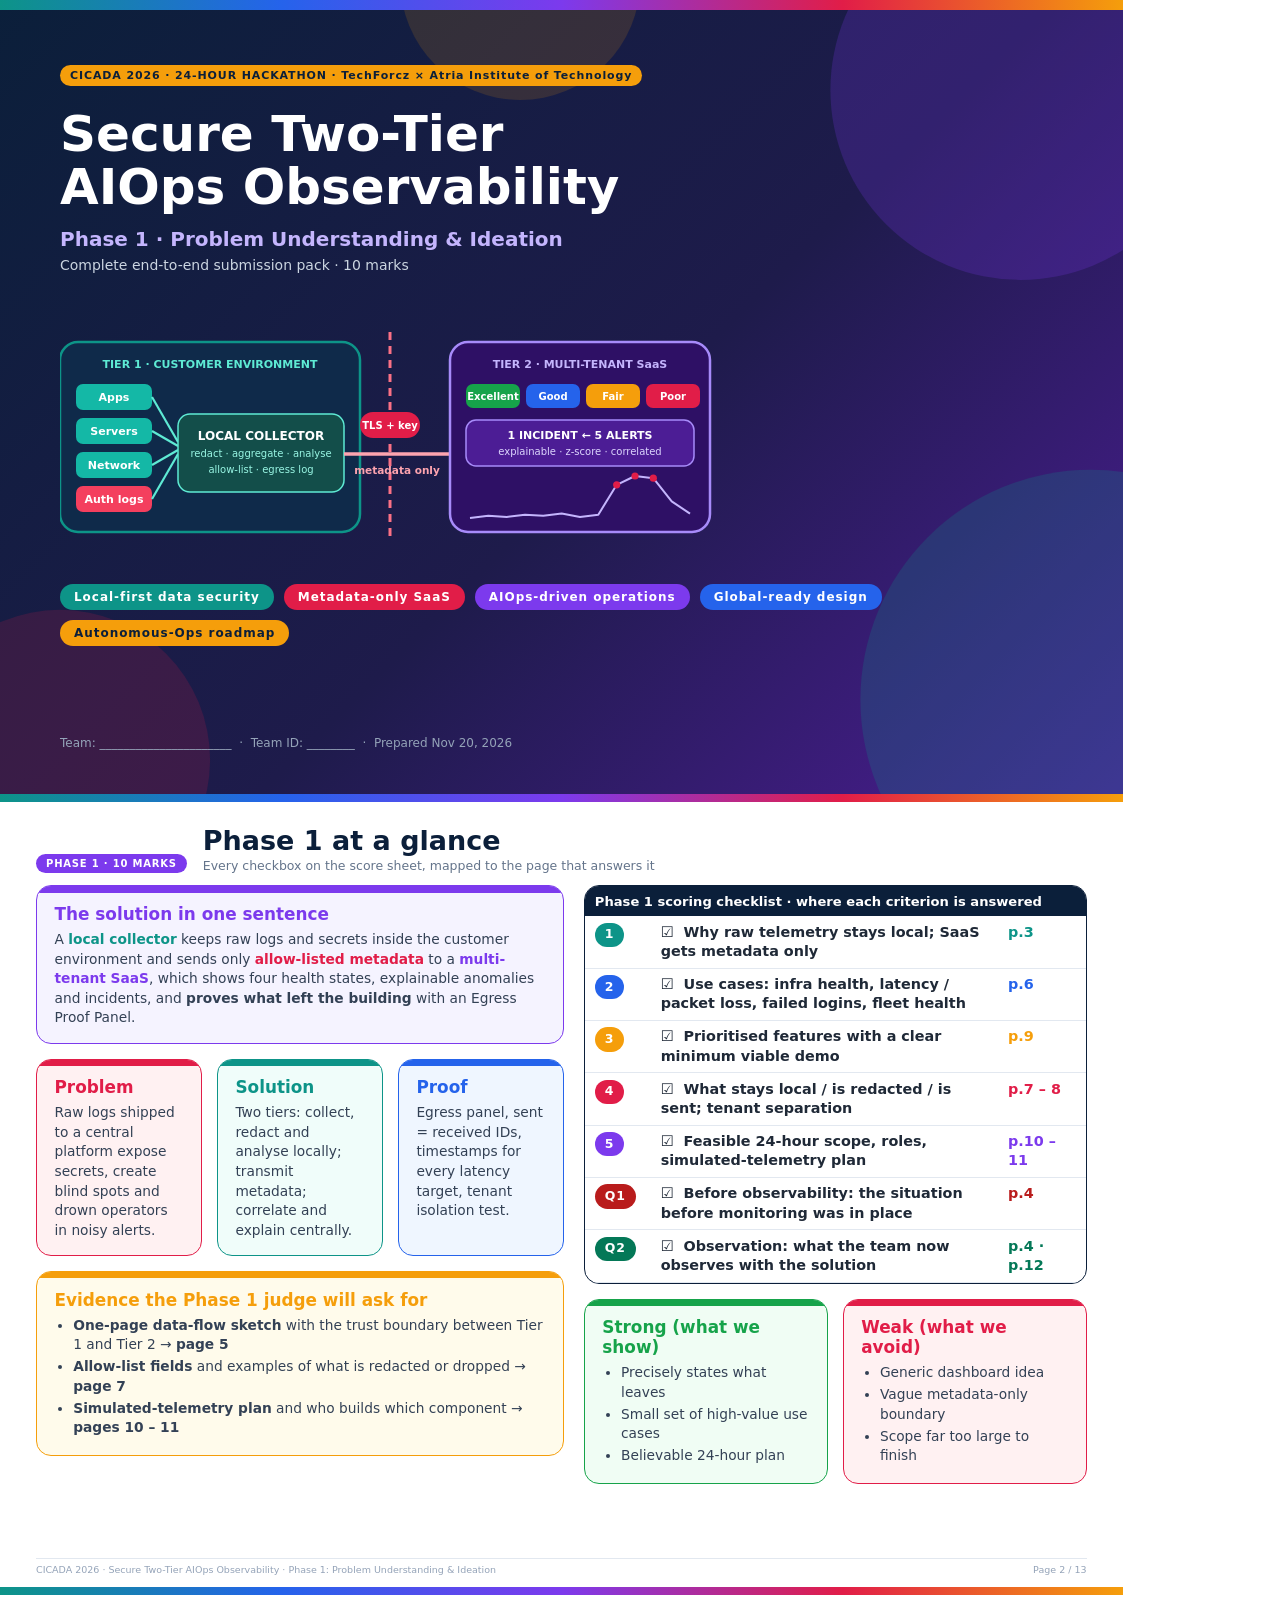
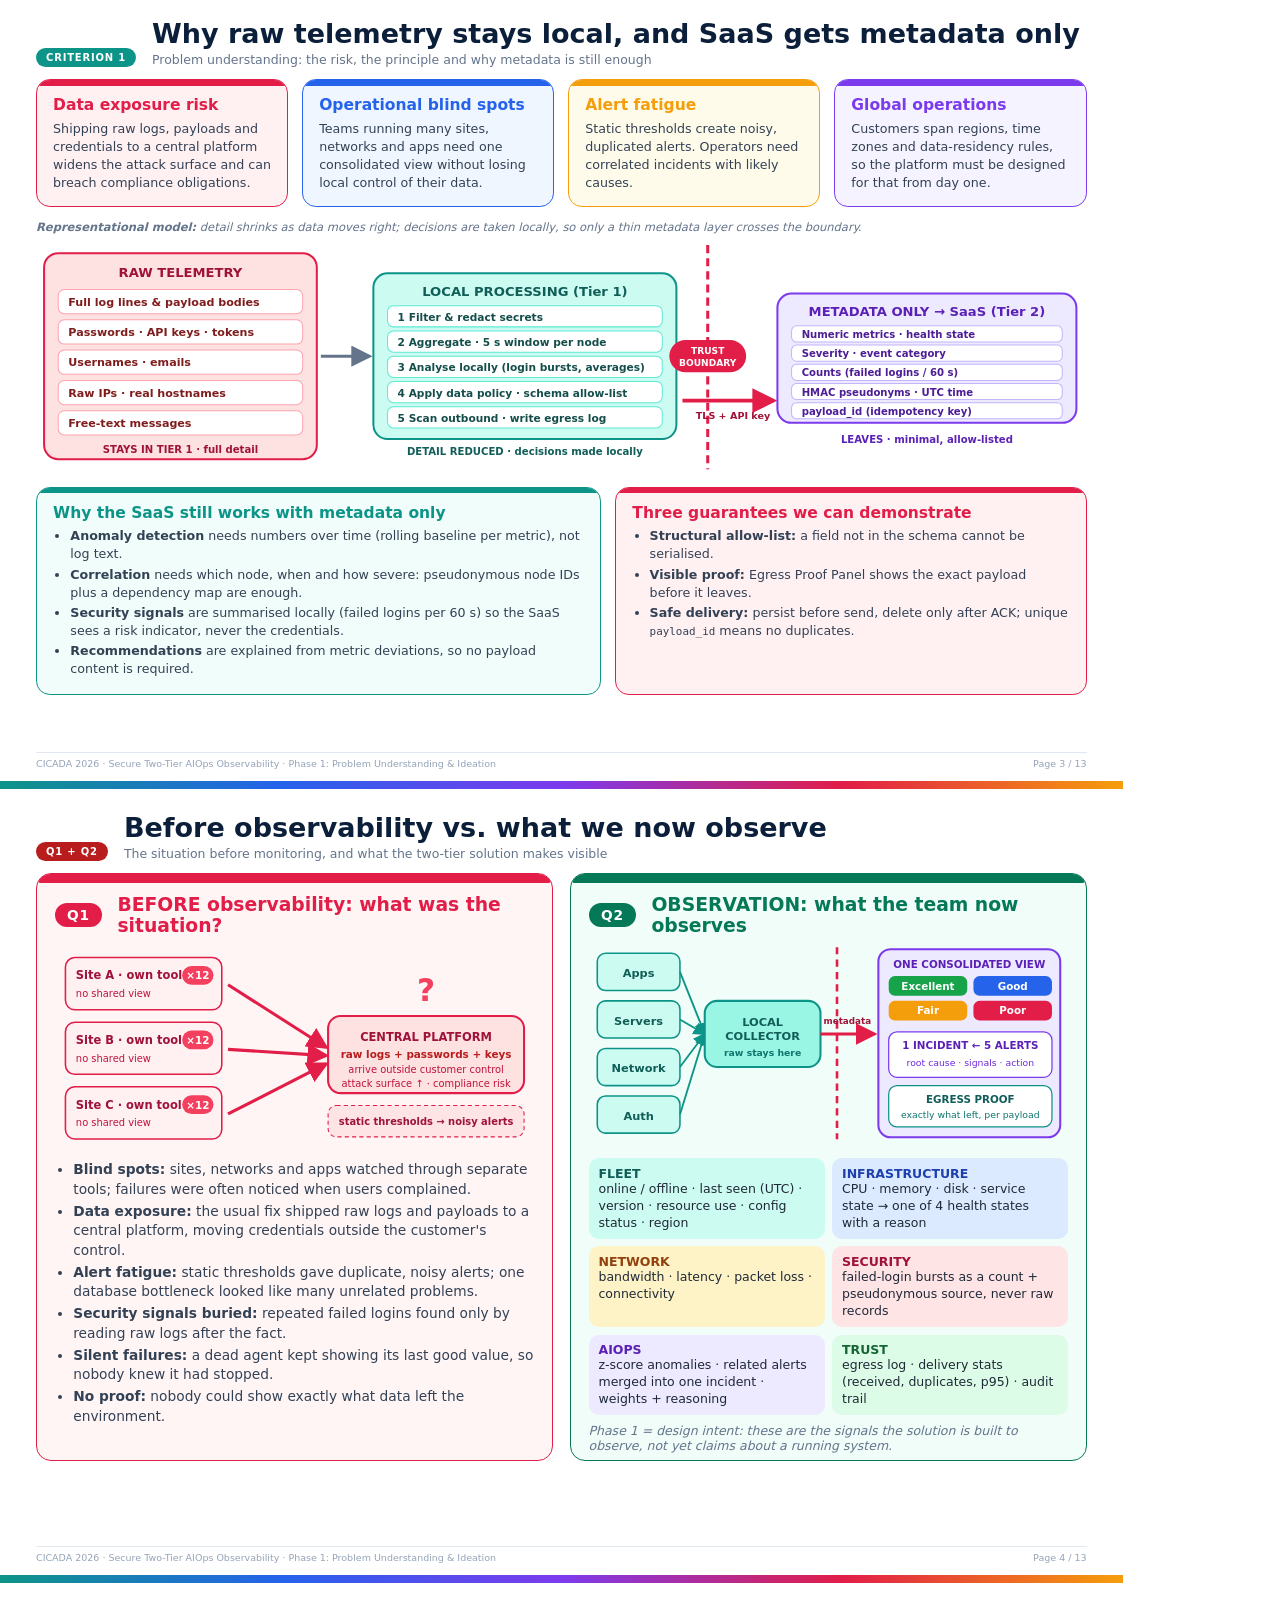
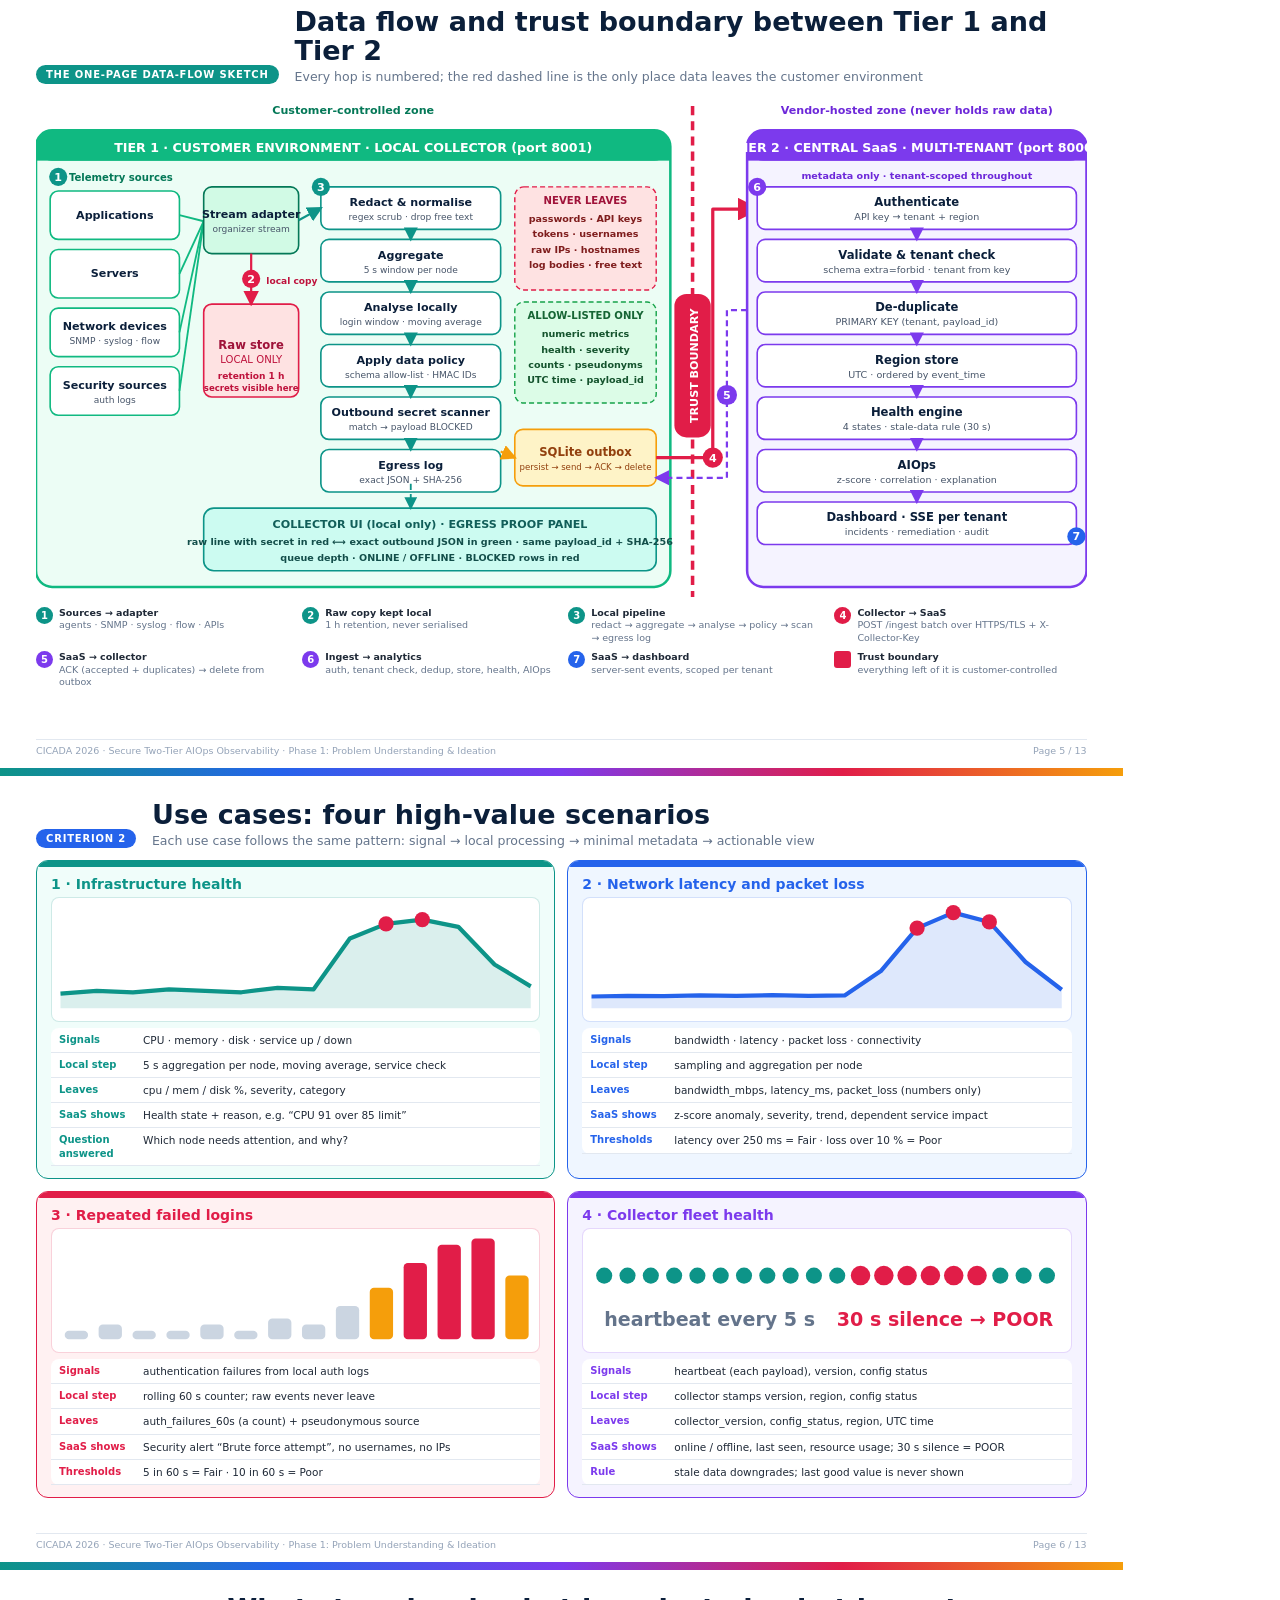
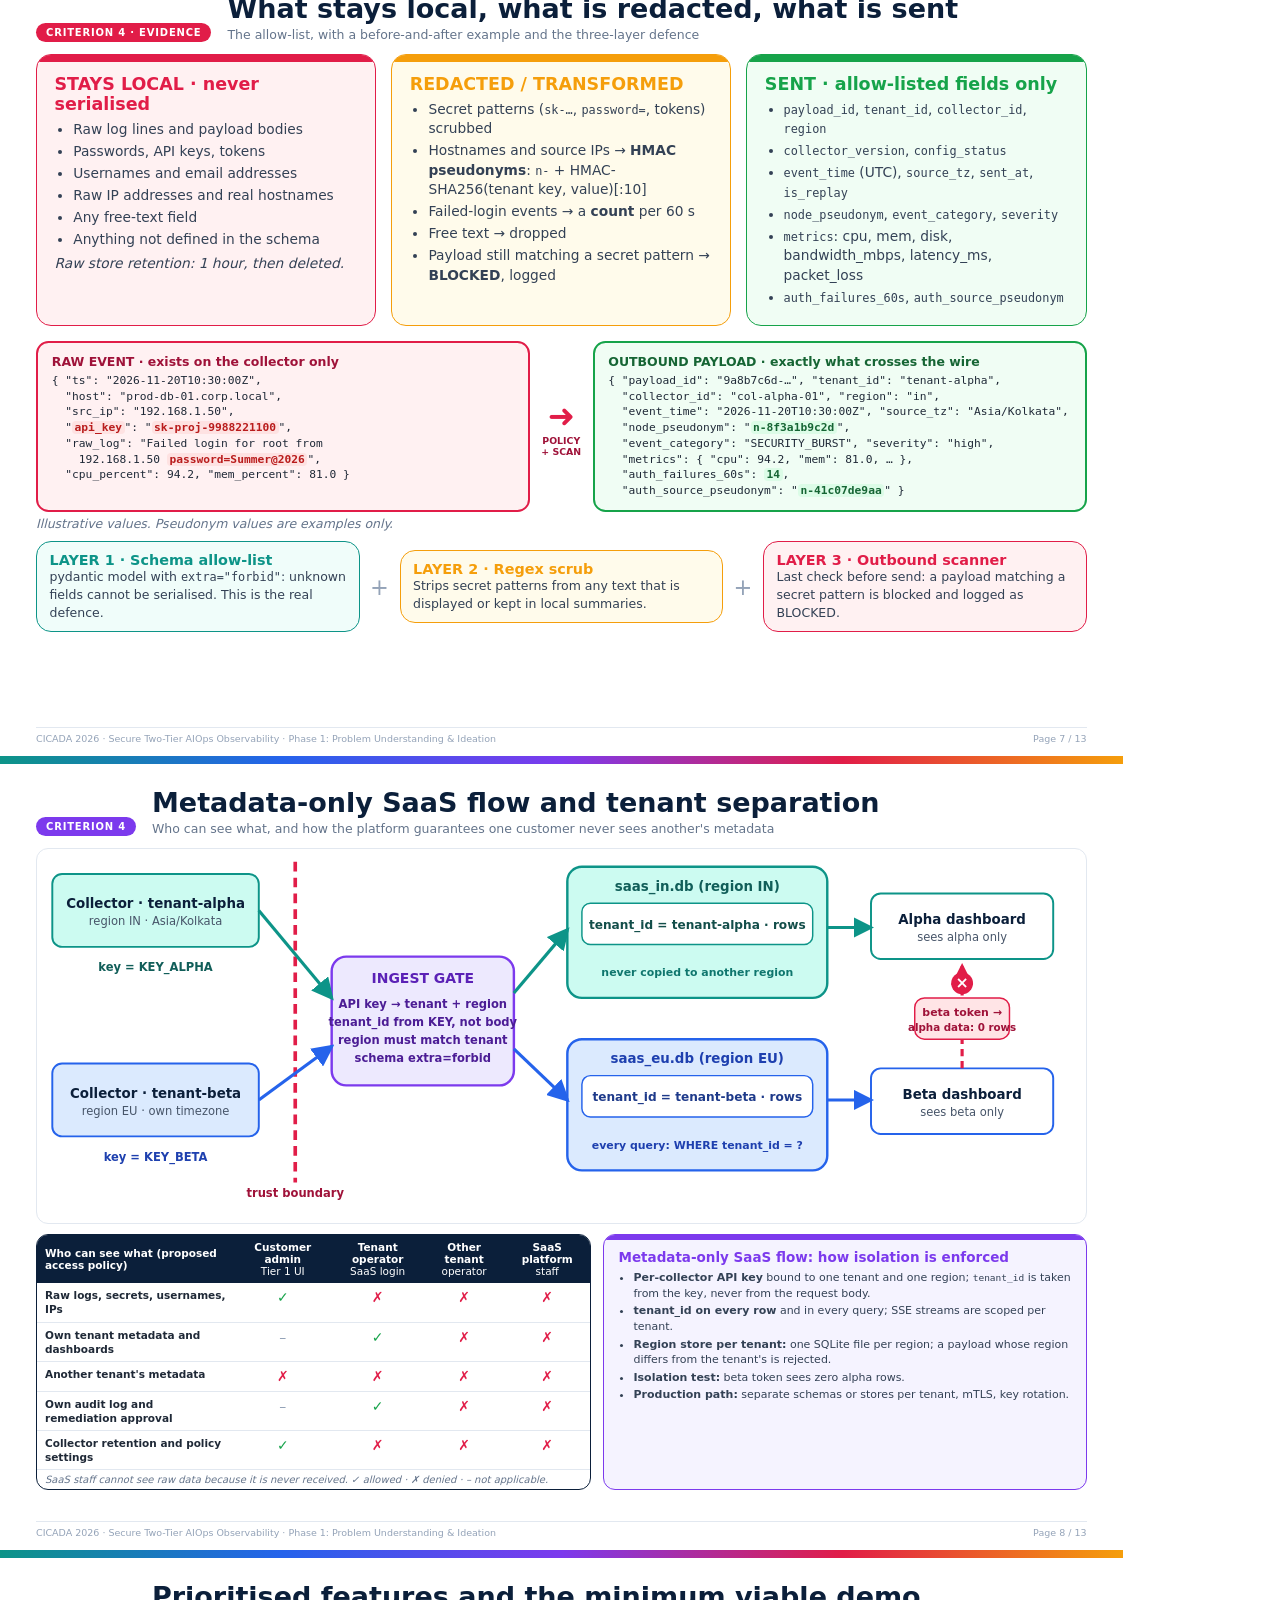
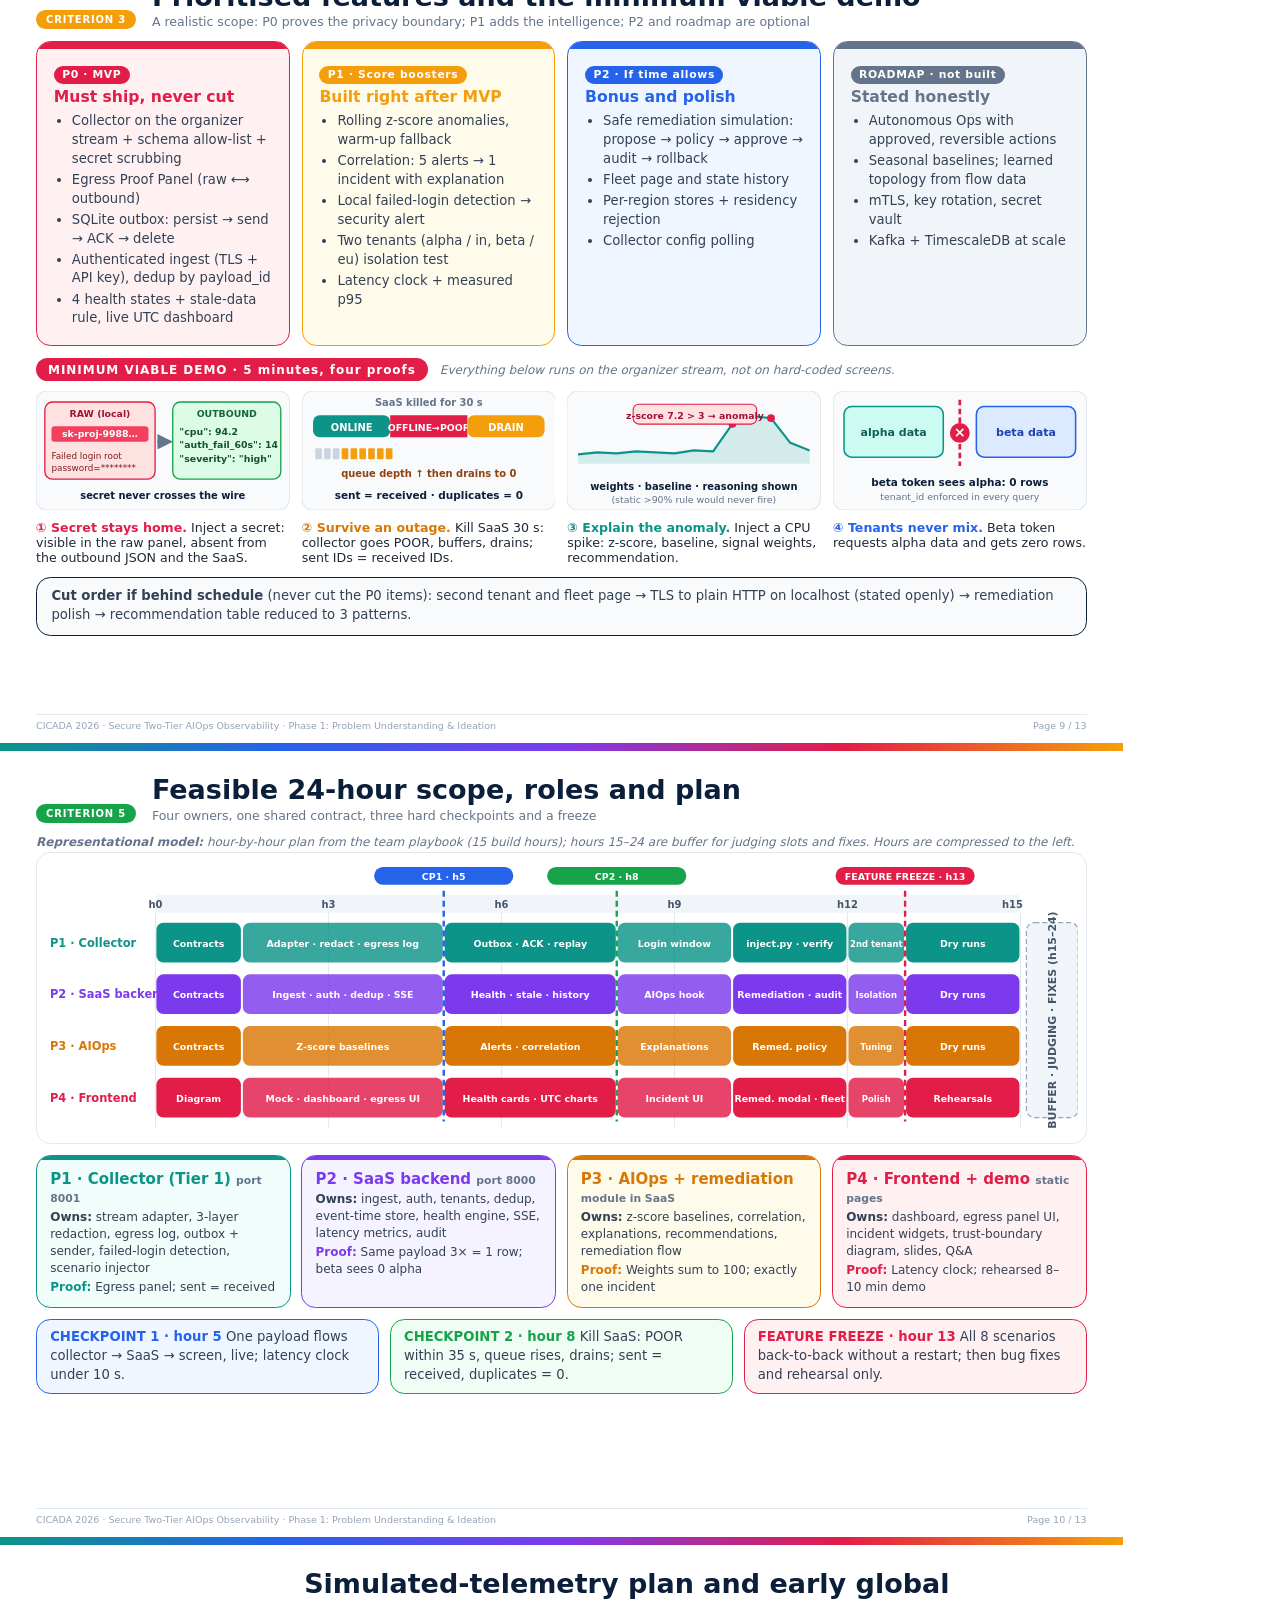
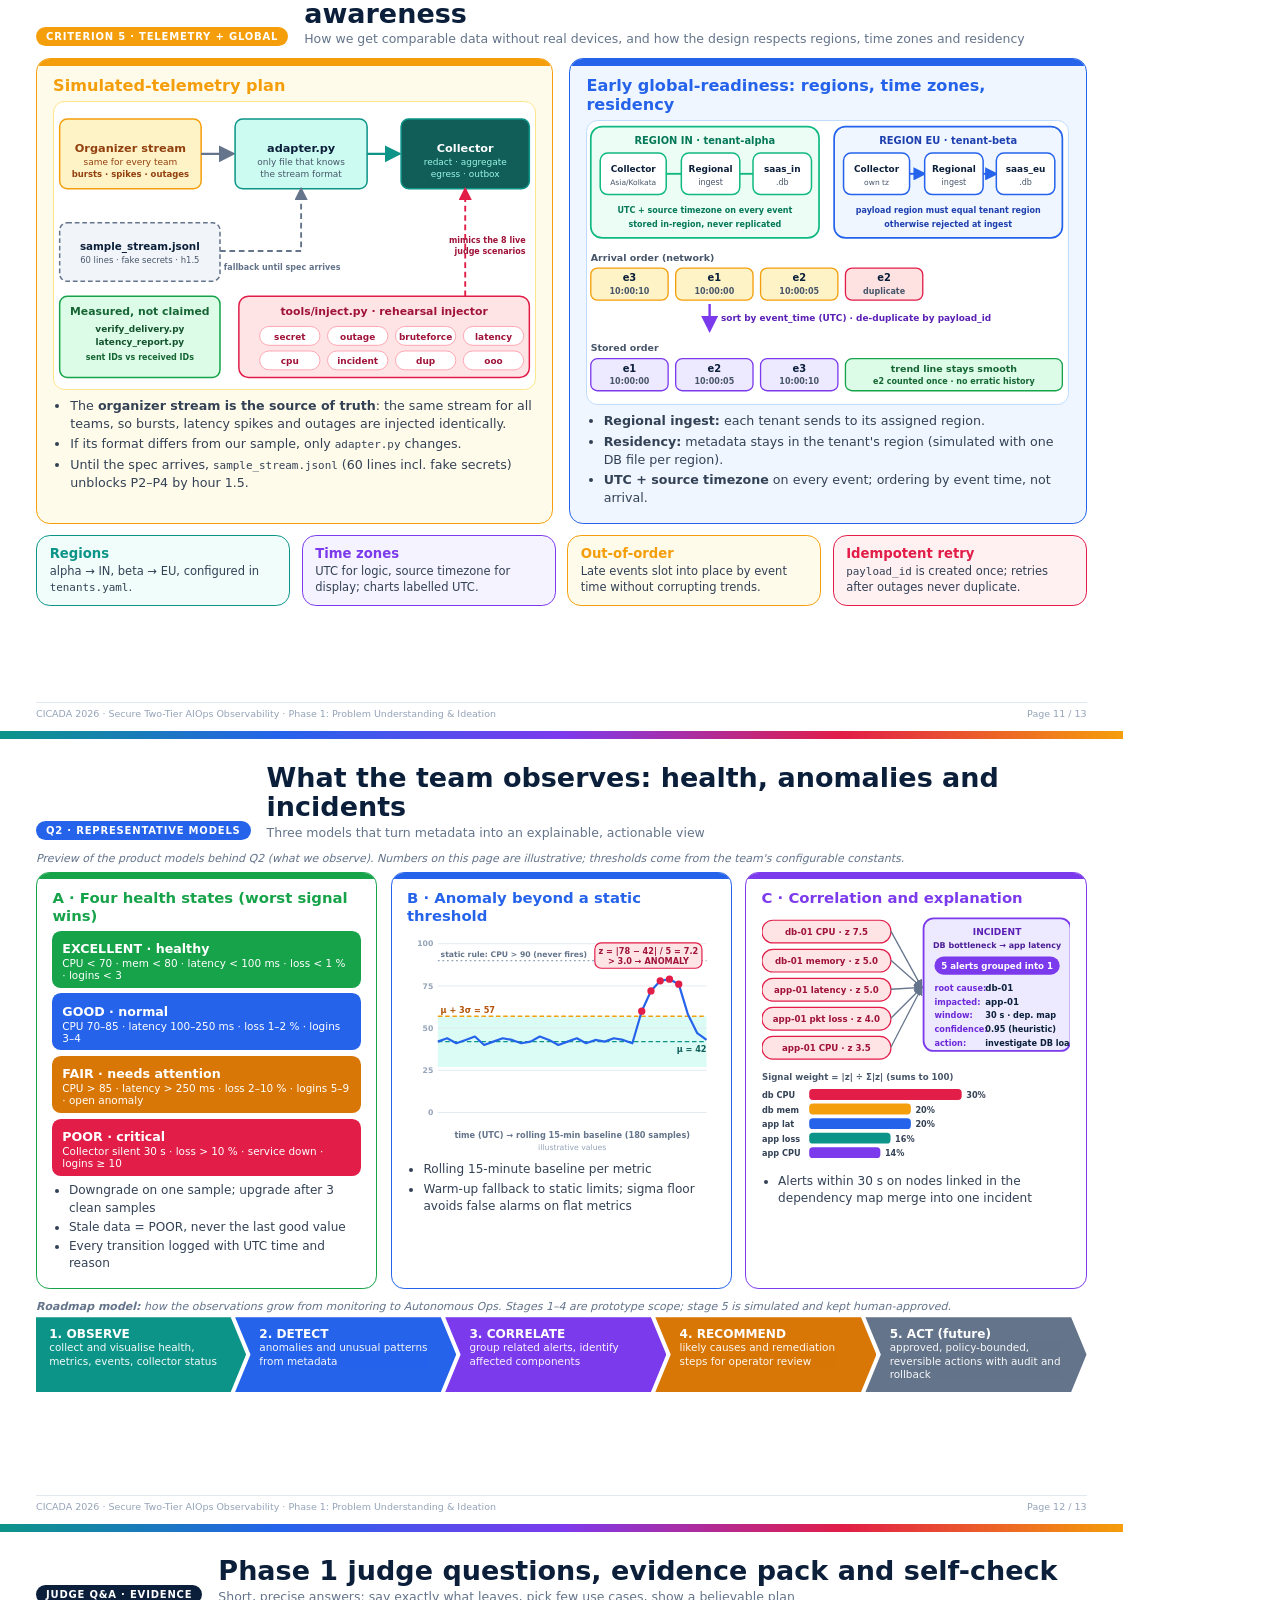
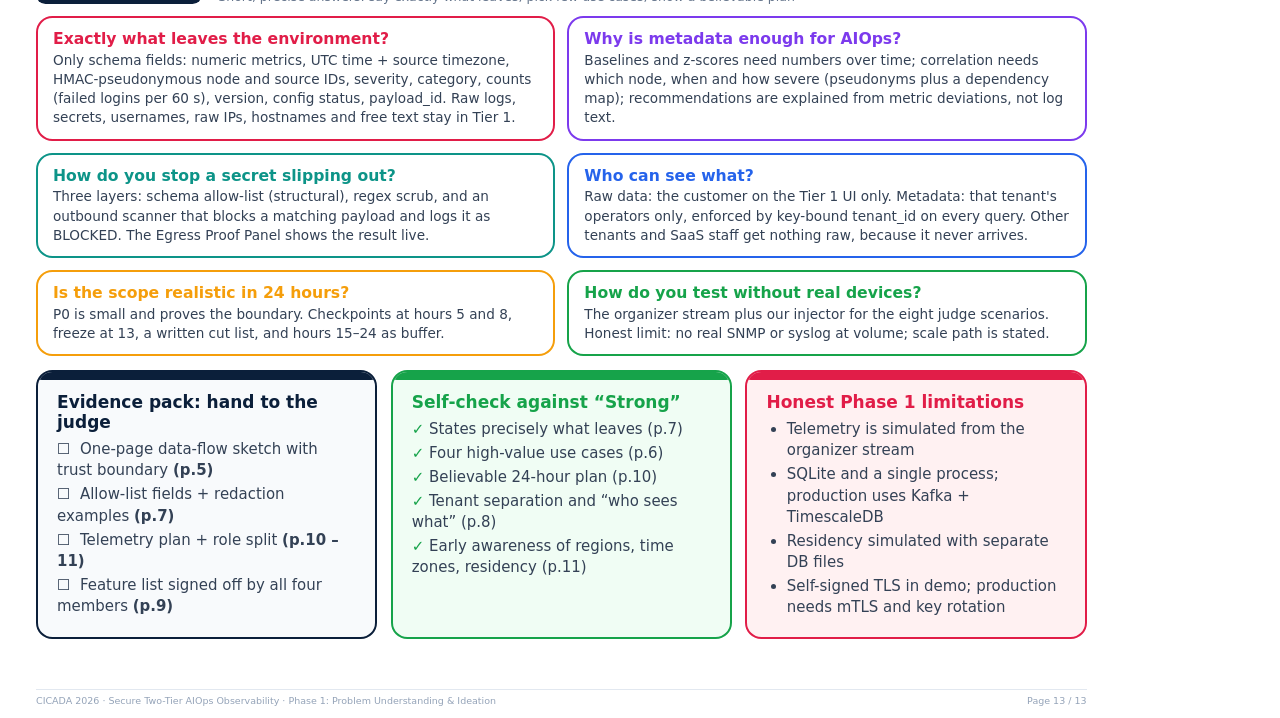
<file: docs/phase1_pdf_source/phase1.html>
<!DOCTYPE html><html><head><meta charset="utf-8"><title>CICADA 2026 · Phase 1 · Problem Understanding & Ideation</title><style>@page { size: 297mm 210mm; margin: 0; }
* { box-sizing: border-box; margin: 0; padding: 0; }
html, body { font-family: 'Inter', 'DejaVu Sans', sans-serif; color: #1F2937; -webkit-print-color-adjust: exact; print-color-adjust: exact; }
.page { width: 297mm; height: 210mm; position: relative; overflow: hidden; page-break-after: always; padding: 24px 36px 40px 36px; background: #FFFFFF; }
.page:last-child { page-break-after: auto; }
.topbar { position:absolute; left:0; top:0; right:0; height:8px; background: linear-gradient(90deg,#0D9488,#2563EB,#7C3AED,#E11D48,#F59E0B); }
.hdr { display:flex; align-items:flex-end; gap:16px; margin: 8px 0 12px 0; }
.chip { display:inline-block; background: var(--acc,#2563EB); color:#fff; font-size:10px; font-weight:700; letter-spacing:.08em; padding:4px 10px; border-radius:20px; white-space:nowrap; }
h1 { font-size:27px; font-weight:800; color:#0B1F3A; line-height:1.1; }
.sub { font-size:12.5px; color:#64748B; margin-top:3px; }
.ftr { position:absolute; left:36px; right:36px; bottom:12px; display:flex; justify-content:space-between; font-size:9.5px; color:#94A3B8; border-top:1px solid #E2E8F0; padding-top:5px; }
.grid { display:grid; gap:12px; }
.g2 { grid-template-columns: 1fr 1fr; } .g3 { grid-template-columns: repeat(3,1fr); } .g4 { grid-template-columns: repeat(4,1fr); }
.card { border-radius:12px; padding:12px 14px; border:1.5px solid var(--c,#CBD5E1); background: var(--bg,#fff); position:relative; overflow:hidden; }
.card h3 { font-size:13.5px; font-weight:800; color: var(--c,#0B1F3A); margin-bottom:5px; }
.card p, .card li { font-size:11px; line-height:1.42; color:#334155; }
.card ul { padding-left:15px; }
.card li { margin-bottom:2px; }
.strip { height:5px; border-radius:3px; background: var(--c); margin: -12px -14px 9px -14px; }
.tag { display:inline-block; font-size:9px; font-weight:700; letter-spacing:.06em; padding:2px 7px; border-radius:10px; color:#fff; background:var(--c,#64748B); margin-right:4px; }
.big { font-size:12.5px; line-height:1.5; }
table { border-collapse:collapse; width:100%; font-size:10.5px; }
th { background:#0B1F3A; color:#fff; padding:6px 8px; text-align:left; font-weight:700; font-size:10.5px; }
td { padding:5px 8px; border-bottom:1px solid #E2E8F0; vertical-align:top; line-height:1.35; }
code, .mono { font-family: 'DejaVu Sans Mono', monospace; font-size:9.5px; }
pre { font-family: 'DejaVu Sans Mono', monospace; font-size:9px; line-height:1.4; white-space:pre-wrap; }
.codebox { border-radius:10px; padding:9px 11px; }
.red { background:#FEE2E2; color:#B91C1C; font-weight:700; padding:0 2px; border-radius:3px; }
.grn { background:#DCFCE7; color:#166534; font-weight:700; padding:0 2px; border-radius:3px; }
.note { font-size:10px; color:#64748B; font-style:italic; }
svg text { font-family: 'Inter', 'DejaVu Sans', sans-serif; }
.ok { color:#16A34A; font-weight:800; } .no { color:#E11D48; font-weight:800; } .na { color:#94A3B8; }
</style></head><body>
<section class="page" style="background:linear-gradient(135deg,#0B1F3A 0%,#1E1B4B 55%,#4C1D95 100%); padding:0;">
  <svg style="position:absolute;left:0;top:0" width="100%" height="100%" viewBox="0 0 1122 794" preserveAspectRatio="none">
    <circle cx="1020" cy="90" r="190" fill="#7C3AED" opacity=".22"/><circle cx="1090" cy="700" r="230" fill="#0D9488" opacity=".22"/>
    <circle cx="60" cy="760" r="150" fill="#E11D48" opacity=".16"/><circle cx="520" cy="-20" r="120" fill="#F59E0B" opacity=".14"/>
  </svg>
  <div class="topbar" style="height:10px"></div>
  <div style="position:absolute;left:60px;top:64px;right:60px;">
    <span class="chip" style="background:#F59E0B;color:#0B1F3A;font-size:11px">CICADA 2026 · 24-HOUR HACKATHON · TechForcz × Atria Institute of Technology</span>
    <h1 style="color:#fff;font-size:50px;line-height:1.05;margin-top:22px;font-weight:800">Secure Two-Tier<br>AIOps Observability</h1>
    <div style="color:#C4B5FD;font-size:20px;margin-top:14px;font-weight:600">Phase 1 · Problem Understanding &amp; Ideation</div>
    <div style="color:#CBD5E1;font-size:14px;margin-top:6px">Complete end-to-end submission pack · 10 marks</div>
  </div>
  <div style="position:absolute;left:60px;top:322px;width:660px"><svg xmlns="http://www.w3.org/2000/svg" viewBox="0 0 660 230" width="100%" ><defs><marker id="m0D9488" viewBox="0 0 10 10" refX="8.5" refY="5" markerWidth="7" markerHeight="7" orient="auto-start-reverse"><path d="M0,0 L10,5 L0,10 z" fill="#0D9488"/></marker><marker id="m7C3AED" viewBox="0 0 10 10" refX="8.5" refY="5" markerWidth="7" markerHeight="7" orient="auto-start-reverse"><path d="M0,0 L10,5 L0,10 z" fill="#7C3AED"/></marker><marker id="mE11D48" viewBox="0 0 10 10" refX="8.5" refY="5" markerWidth="7" markerHeight="7" orient="auto-start-reverse"><path d="M0,0 L10,5 L0,10 z" fill="#E11D48"/></marker><marker id="m2563EB" viewBox="0 0 10 10" refX="8.5" refY="5" markerWidth="7" markerHeight="7" orient="auto-start-reverse"><path d="M0,0 L10,5 L0,10 z" fill="#2563EB"/></marker><marker id="m16A34A" viewBox="0 0 10 10" refX="8.5" refY="5" markerWidth="7" markerHeight="7" orient="auto-start-reverse"><path d="M0,0 L10,5 L0,10 z" fill="#16A34A"/></marker><marker id="mF59E0B" viewBox="0 0 10 10" refX="8.5" refY="5" markerWidth="7" markerHeight="7" orient="auto-start-reverse"><path d="M0,0 L10,5 L0,10 z" fill="#F59E0B"/></marker><marker id="m64748B" viewBox="0 0 10 10" refX="8.5" refY="5" markerWidth="7" markerHeight="7" orient="auto-start-reverse"><path d="M0,0 L10,5 L0,10 z" fill="#64748B"/></marker><marker id="m0B1F3A" viewBox="0 0 10 10" refX="8.5" refY="5" markerWidth="7" markerHeight="7" orient="auto-start-reverse"><path d="M0,0 L10,5 L0,10 z" fill="#0B1F3A"/></marker><marker id="mB91C1C" viewBox="0 0 10 10" refX="8.5" refY="5" markerWidth="7" markerHeight="7" orient="auto-start-reverse"><path d="M0,0 L10,5 L0,10 z" fill="#B91C1C"/></marker><marker id="m047857" viewBox="0 0 10 10" refX="8.5" refY="5" markerWidth="7" markerHeight="7" orient="auto-start-reverse"><path d="M0,0 L10,5 L0,10 z" fill="#047857"/></marker></defs><rect x="0" y="20" width="300" height="190" rx="18" fill="#0F2A4A" stroke="#0D9488" stroke-width="2.5" /><text x="150" y="46" font-size="11" fill="#5EEAD4" font-weight="800" text-anchor="middle" >TIER 1 · CUSTOMER ENVIRONMENT</text><rect x="16" y="62" width="76" height="26" rx="7" fill="#14B8A6" stroke="none" stroke-width="1.5" /><text x="54" y="79" font-size="11" fill="#fff" font-weight="700" text-anchor="middle" >Apps</text><rect x="16" y="96" width="76" height="26" rx="7" fill="#14B8A6" stroke="none" stroke-width="1.5" /><text x="54" y="113" font-size="11" fill="#fff" font-weight="700" text-anchor="middle" >Servers</text><rect x="16" y="130" width="76" height="26" rx="7" fill="#14B8A6" stroke="none" stroke-width="1.5" /><text x="54" y="147" font-size="11" fill="#fff" font-weight="700" text-anchor="middle" >Network</text><rect x="16" y="164" width="76" height="26" rx="7" fill="#F43F5E" stroke="none" stroke-width="1.5" /><text x="54" y="181" font-size="11" fill="#fff" font-weight="700" text-anchor="middle" >Auth logs</text><polyline points="92,75 118,120" fill="none" stroke="#5EEAD4" stroke-width="2.2"  marker-end="url(#m5EEAD4)" stroke-linejoin="round"/><polyline points="92,109 118,124" fill="none" stroke="#5EEAD4" stroke-width="2.2"  marker-end="url(#m5EEAD4)" stroke-linejoin="round"/><polyline points="92,143 118,128" fill="none" stroke="#5EEAD4" stroke-width="2.2"  marker-end="url(#m5EEAD4)" stroke-linejoin="round"/><polyline points="92,177 118,132" fill="none" stroke="#5EEAD4" stroke-width="2.2"  marker-end="url(#m5EEAD4)" stroke-linejoin="round"/><rect x="118" y="92" width="166" height="78" rx="12" fill="#134E4A" stroke="#5EEAD4" stroke-width="1.5" /><text x="201" y="118" font-size="12" fill="#fff" font-weight="800" text-anchor="middle" >LOCAL COLLECTOR</text><text x="201" y="135" font-size="10" fill="#99F6E4" font-weight="500" text-anchor="middle" >redact · aggregate · analyse</text><text x="201" y="151" font-size="10" fill="#99F6E4" font-weight="500" text-anchor="middle" >allow-list · egress log</text><line x1="330" y1="10" x2="330" y2="220" stroke="#FB7185" stroke-width="3" stroke-dasharray="8 6"/><rect x="300" y="90" width="60" height="26" rx="13" fill="#E11D48" stroke="none" stroke-width="1.5" /><text x="330" y="107" font-size="10" fill="#fff" font-weight="800" text-anchor="middle" >TLS + key</text><polyline points="284,132 390,132" fill="none" stroke="#FDA4AF" stroke-width="3.5"  marker-end="url(#mFDA4AF)" stroke-linejoin="round"/><text x="337" y="152" font-size="10.5" fill="#FDA4AF" font-weight="700" text-anchor="middle" >metadata only</text><rect x="390" y="20" width="260" height="190" rx="18" fill="#2E1065" stroke="#A78BFA" stroke-width="2.5" /><text x="520" y="46" font-size="11" fill="#C4B5FD" font-weight="800" text-anchor="middle" >TIER 2 · MULTI-TENANT SaaS</text><rect x="406" y="62" width="54" height="24" rx="7" fill="#16A34A" stroke="none" stroke-width="1.5" /><text x="433" y="78" font-size="10" fill="#fff" font-weight="700" text-anchor="middle" >Excellent</text><rect x="466" y="62" width="54" height="24" rx="7" fill="#2563EB" stroke="none" stroke-width="1.5" /><text x="493" y="78" font-size="10" fill="#fff" font-weight="700" text-anchor="middle" >Good</text><rect x="526" y="62" width="54" height="24" rx="7" fill="#F59E0B" stroke="none" stroke-width="1.5" /><text x="553" y="78" font-size="10" fill="#fff" font-weight="700" text-anchor="middle" >Fair</text><rect x="586" y="62" width="54" height="24" rx="7" fill="#E11D48" stroke="none" stroke-width="1.5" /><text x="613" y="78" font-size="10" fill="#fff" font-weight="700" text-anchor="middle" >Poor</text><rect x="406" y="98" width="228" height="46" rx="10" fill="#4C1D95" stroke="#A78BFA" stroke-width="1.5" /><text x="520" y="117" font-size="11" fill="#fff" font-weight="800" text-anchor="middle" >1 INCIDENT ← 5 ALERTS</text><text x="520" y="133" font-size="10" fill="#DDD6FE" font-weight="500" text-anchor="middle" >explainable · z-score · correlated</text><g transform="translate(406,150)"><polyline points="4.0,46.0 22.3,43.8 40.7,44.9 59.0,42.7 77.3,43.8 95.7,41.6 114.0,44.9 132.3,42.7 150.7,12.8 169.0,4.0 187.3,6.2 205.7,29.4 224.0,41.6" fill="none" stroke="#C4B5FD" stroke-width="2" stroke-linejoin="round"/><circle cx="150.7" cy="12.8" r="3.6" fill="#E11D48"/><circle cx="169.0" cy="4.0" r="3.6" fill="#E11D48"/><circle cx="187.3" cy="6.2" r="3.6" fill="#E11D48"/></g></svg></div>
  <div style="position:absolute;left:60px;top:584px;right:60px;display:flex;gap:10px;flex-wrap:wrap">
    <span class="chip" style="background:#0D9488;font-size:12px;padding:6px 14px">Local-first data security</span>
    <span class="chip" style="background:#E11D48;font-size:12px;padding:6px 14px">Metadata-only SaaS</span>
    <span class="chip" style="background:#7C3AED;font-size:12px;padding:6px 14px">AIOps-driven operations</span>
    <span class="chip" style="background:#2563EB;font-size:12px;padding:6px 14px">Global-ready design</span>
    <span class="chip" style="background:#F59E0B;color:#0B1F3A;font-size:12px;padding:6px 14px">Autonomous-Ops roadmap</span>
  </div>
  <div style="position:absolute;left:60px;bottom:44px;color:#94A3B8;font-size:12px">Team: ______________________ &nbsp;·&nbsp; Team ID: ________ &nbsp;·&nbsp; Prepared Nov 20, 2026</div>
</section><section class="page" style="--acc:#7C3AED"><div class="topbar"></div><div class="hdr"><span class="chip">PHASE 1 · 10 MARKS</span><div><h1>Phase 1 at a glance</h1><div class="sub">Every checkbox on the score sheet, mapped to the page that answers it</div></div></div><div style="zoom:1.25">
<div class="grid" style="grid-template-columns:1.05fr 1fr;gap:16px">
  <div style="display:flex;flex-direction:column;gap:12px">
    <div class="card" style="--c:#7C3AED;--bg:#F5F3FF"><div class="strip"></div>
      <h3>The solution in one sentence</h3>
      <p class="big">A <b style="color:#0D9488">local collector</b> keeps raw logs and secrets inside the customer environment and sends only
      <b style="color:#E11D48">allow-listed metadata</b> to a <b style="color:#7C3AED">multi-tenant SaaS</b>, which shows four health states,
      explainable anomalies and incidents, and <b>proves what left the building</b> with an Egress Proof Panel.</p></div>
    <div class="grid g3">
      <div class="card" style="--c:#E11D48;--bg:#FFF1F2"><div class="strip"></div><h3>Problem</h3><p>Raw logs shipped to a central platform expose secrets, create blind spots and drown operators in noisy alerts.</p></div>
      <div class="card" style="--c:#0D9488;--bg:#F0FDFA"><div class="strip"></div><h3>Solution</h3><p>Two tiers: collect, redact and analyse locally; transmit metadata; correlate and explain centrally.</p></div>
      <div class="card" style="--c:#2563EB;--bg:#EFF6FF"><div class="strip"></div><h3>Proof</h3><p>Egress panel, sent = received IDs, timestamps for every latency target, tenant isolation test.</p></div>
    </div>
    <div class="card" style="--c:#F59E0B;--bg:#FFFBEB"><div class="strip"></div>
      <h3>Evidence the Phase 1 judge will ask for</h3>
      <ul><li><b>One-page data-flow sketch</b> with the trust boundary between Tier 1 and Tier 2 → <b>page 5</b></li>
      <li><b>Allow-list fields</b> and examples of what is redacted or dropped → <b>page 7</b></li>
      <li><b>Simulated-telemetry plan</b> and who builds which component → <b>pages 10 – 11</b></li></ul></div>
  </div>
  <div>
    <div class="card" style="--c:#0B1F3A;padding:0"><table><tr><th colspan="3">Phase 1 scoring checklist · where each criterion is answered</th></tr><tr><td style="width:34px"><span class="tag" style="--c:#0D9488;font-size:10px;padding:3px 8px">1</span></td><td style="font-size:11.5px;font-weight:600">☑ &nbsp;Why raw telemetry stays local; SaaS gets metadata only</td><td style="width:70px;font-weight:800;color:#0D9488;font-size:11.5px">p.3</td></tr><tr><td style="width:34px"><span class="tag" style="--c:#2563EB;font-size:10px;padding:3px 8px">2</span></td><td style="font-size:11.5px;font-weight:600">☑ &nbsp;Use cases: infra health, latency / packet loss, failed logins, fleet health</td><td style="width:70px;font-weight:800;color:#2563EB;font-size:11.5px">p.6</td></tr><tr><td style="width:34px"><span class="tag" style="--c:#F59E0B;font-size:10px;padding:3px 8px">3</span></td><td style="font-size:11.5px;font-weight:600">☑ &nbsp;Prioritised features with a clear minimum viable demo</td><td style="width:70px;font-weight:800;color:#F59E0B;font-size:11.5px">p.9</td></tr><tr><td style="width:34px"><span class="tag" style="--c:#E11D48;font-size:10px;padding:3px 8px">4</span></td><td style="font-size:11.5px;font-weight:600">☑ &nbsp;What stays local / is redacted / is sent; tenant separation</td><td style="width:70px;font-weight:800;color:#E11D48;font-size:11.5px">p.7 – 8</td></tr><tr><td style="width:34px"><span class="tag" style="--c:#7C3AED;font-size:10px;padding:3px 8px">5</span></td><td style="font-size:11.5px;font-weight:600">☑ &nbsp;Feasible 24-hour scope, roles, simulated-telemetry plan</td><td style="width:70px;font-weight:800;color:#7C3AED;font-size:11.5px">p.10 – 11</td></tr><tr><td style="width:34px"><span class="tag" style="--c:#B91C1C;font-size:10px;padding:3px 8px">Q1</span></td><td style="font-size:11.5px;font-weight:600">☑ &nbsp;Before observability: the situation before monitoring was in place</td><td style="width:70px;font-weight:800;color:#B91C1C;font-size:11.5px">p.4</td></tr><tr><td style="width:34px"><span class="tag" style="--c:#047857;font-size:10px;padding:3px 8px">Q2</span></td><td style="font-size:11.5px;font-weight:600">☑ &nbsp;Observation: what the team now observes with the solution</td><td style="width:70px;font-weight:800;color:#047857;font-size:11.5px">p.4 · p.12</td></tr></table></div>
    <div class="grid g2" style="margin-top:12px">
      <div class="card" style="--c:#16A34A;--bg:#F0FDF4"><div class="strip"></div><h3>Strong (what we show)</h3>
        <ul><li>Precisely states what leaves</li><li>Small set of high-value use cases</li><li>Believable 24-hour plan</li></ul></div>
      <div class="card" style="--c:#E11D48;--bg:#FFF1F2"><div class="strip"></div><h3>Weak (what we avoid)</h3>
        <ul><li>Generic dashboard idea</li><li>Vague metadata-only boundary</li><li>Scope far too large to finish</li></ul></div>
    </div>
  </div>
</div></div><div class="ftr"><span>CICADA 2026 · Secure Two-Tier AIOps Observability · Phase 1: Problem Understanding & Ideation</span><span>Page 2 / 13</span></div></section><section class="page" style="--acc:#0D9488"><div class="topbar"></div><div class="hdr"><span class="chip">CRITERION 1</span><div><h1>Why raw telemetry stays local, and SaaS gets metadata only</h1><div class="sub">Problem understanding: the risk, the principle and why metadata is still enough</div></div></div><div style="zoom:1.15">
<div class="grid g4">
  <div class="card" style="--c:#E11D48;--bg:#FFF1F2"><div class="strip"></div><h3>Data exposure risk</h3><p>Shipping raw logs, payloads and credentials to a central platform widens the attack surface and can breach compliance obligations.</p></div>
  <div class="card" style="--c:#2563EB;--bg:#EFF6FF"><div class="strip"></div><h3>Operational blind spots</h3><p>Teams running many sites, networks and apps need one consolidated view without losing local control of their data.</p></div>
  <div class="card" style="--c:#F59E0B;--bg:#FFFBEB"><div class="strip"></div><h3>Alert fatigue</h3><p>Static thresholds create noisy, duplicated alerts. Operators need correlated incidents with likely causes.</p></div>
  <div class="card" style="--c:#7C3AED;--bg:#F5F3FF"><div class="strip"></div><h3>Global operations</h3><p>Customers span regions, time zones and data-residency rules, so the platform must be designed for that from day one.</p></div>
</div>
<div style="margin-top:12px">
  <div class="note" style="margin-bottom:4px"><b>Representational model:</b> detail shrinks as data moves right; decisions are taken locally, so only a thin metadata layer crosses the boundary.</div>
  <svg xmlns="http://www.w3.org/2000/svg" viewBox="0 0 1040 232" width="100%" ><defs><marker id="m0D9488" viewBox="0 0 10 10" refX="8.5" refY="5" markerWidth="7" markerHeight="7" orient="auto-start-reverse"><path d="M0,0 L10,5 L0,10 z" fill="#0D9488"/></marker><marker id="m7C3AED" viewBox="0 0 10 10" refX="8.5" refY="5" markerWidth="7" markerHeight="7" orient="auto-start-reverse"><path d="M0,0 L10,5 L0,10 z" fill="#7C3AED"/></marker><marker id="mE11D48" viewBox="0 0 10 10" refX="8.5" refY="5" markerWidth="7" markerHeight="7" orient="auto-start-reverse"><path d="M0,0 L10,5 L0,10 z" fill="#E11D48"/></marker><marker id="m2563EB" viewBox="0 0 10 10" refX="8.5" refY="5" markerWidth="7" markerHeight="7" orient="auto-start-reverse"><path d="M0,0 L10,5 L0,10 z" fill="#2563EB"/></marker><marker id="m16A34A" viewBox="0 0 10 10" refX="8.5" refY="5" markerWidth="7" markerHeight="7" orient="auto-start-reverse"><path d="M0,0 L10,5 L0,10 z" fill="#16A34A"/></marker><marker id="mF59E0B" viewBox="0 0 10 10" refX="8.5" refY="5" markerWidth="7" markerHeight="7" orient="auto-start-reverse"><path d="M0,0 L10,5 L0,10 z" fill="#F59E0B"/></marker><marker id="m64748B" viewBox="0 0 10 10" refX="8.5" refY="5" markerWidth="7" markerHeight="7" orient="auto-start-reverse"><path d="M0,0 L10,5 L0,10 z" fill="#64748B"/></marker><marker id="m0B1F3A" viewBox="0 0 10 10" refX="8.5" refY="5" markerWidth="7" markerHeight="7" orient="auto-start-reverse"><path d="M0,0 L10,5 L0,10 z" fill="#0B1F3A"/></marker><marker id="mB91C1C" viewBox="0 0 10 10" refX="8.5" refY="5" markerWidth="7" markerHeight="7" orient="auto-start-reverse"><path d="M0,0 L10,5 L0,10 z" fill="#B91C1C"/></marker><marker id="m047857" viewBox="0 0 10 10" refX="8.5" refY="5" markerWidth="7" markerHeight="7" orient="auto-start-reverse"><path d="M0,0 L10,5 L0,10 z" fill="#047857"/></marker></defs><rect x="8" y="14" width="270" height="204" rx="14" fill="#FEE2E2" stroke="#E11D48" stroke-width="2" /><text x="143" y="38" font-size="13" fill="#9F1239" font-weight="800" text-anchor="middle" >RAW TELEMETRY</text><rect x="22" y="50" width="242" height="24" rx="6" fill="#fff" stroke="#FDA4AF" stroke-width="1" /><text x="32" y="66" font-size="11" fill="#7F1D1D" font-weight="600" text-anchor="start" >Full log lines &amp; payload bodies</text><rect x="22" y="80" width="242" height="24" rx="6" fill="#fff" stroke="#FDA4AF" stroke-width="1" /><text x="32" y="96" font-size="11" fill="#7F1D1D" font-weight="600" text-anchor="start" >Passwords · API keys · tokens</text><rect x="22" y="110" width="242" height="24" rx="6" fill="#fff" stroke="#FDA4AF" stroke-width="1" /><text x="32" y="126" font-size="11" fill="#7F1D1D" font-weight="600" text-anchor="start" >Usernames · emails</text><rect x="22" y="140" width="242" height="24" rx="6" fill="#fff" stroke="#FDA4AF" stroke-width="1" /><text x="32" y="156" font-size="11" fill="#7F1D1D" font-weight="600" text-anchor="start" >Raw IPs · real hostnames</text><rect x="22" y="170" width="242" height="24" rx="6" fill="#fff" stroke="#FDA4AF" stroke-width="1" /><text x="32" y="186" font-size="11" fill="#7F1D1D" font-weight="600" text-anchor="start" >Free-text messages</text><text x="143" y="212" font-size="10" fill="#9F1239" font-weight="800" text-anchor="middle" >STAYS IN TIER 1 · full detail</text><polyline points="282,116 330,116" fill="none" stroke="#64748B" stroke-width="3"  marker-end="url(#m64748B)" stroke-linejoin="round"/><rect x="334" y="34" width="300" height="164" rx="14" fill="#CCFBF1" stroke="#0D9488" stroke-width="2" /><text x="484" y="56" font-size="13" fill="#115E59" font-weight="800" text-anchor="middle" >LOCAL PROCESSING (Tier 1)</text><rect x="348" y="66" width="272" height="21" rx="6" fill="#fff" stroke="#5EEAD4" stroke-width="1" /><text x="358" y="81" font-size="10.5" fill="#134E4A" font-weight="600" text-anchor="start" >1  Filter &amp; redact secrets</text><rect x="348" y="91" width="272" height="21" rx="6" fill="#fff" stroke="#5EEAD4" stroke-width="1" /><text x="358" y="106" font-size="10.5" fill="#134E4A" font-weight="600" text-anchor="start" >2  Aggregate · 5 s window per node</text><rect x="348" y="116" width="272" height="21" rx="6" fill="#fff" stroke="#5EEAD4" stroke-width="1" /><text x="358" y="131" font-size="10.5" fill="#134E4A" font-weight="600" text-anchor="start" >3  Analyse locally (login bursts, averages)</text><rect x="348" y="141" width="272" height="21" rx="6" fill="#fff" stroke="#5EEAD4" stroke-width="1" /><text x="358" y="156" font-size="10.5" fill="#134E4A" font-weight="600" text-anchor="start" >4  Apply data policy · schema allow-list</text><rect x="348" y="166" width="272" height="21" rx="6" fill="#fff" stroke="#5EEAD4" stroke-width="1" /><text x="358" y="181" font-size="10.5" fill="#134E4A" font-weight="600" text-anchor="start" >5  Scan outbound · write egress log</text><text x="484" y="214" font-size="10" fill="#115E59" font-weight="800" text-anchor="middle" >DETAIL REDUCED · decisions made locally</text><line x1="665" y1="6" x2="665" y2="228" stroke="#E11D48" stroke-width="3" stroke-dasharray="8 5"/><rect x="627" y="100" width="76" height="32" rx="16" fill="#E11D48" stroke="none" stroke-width="1.5" /><text x="665" y="114" font-size="9" fill="#fff" font-weight="800" text-anchor="middle" >TRUST</text><text x="665" y="126" font-size="9" fill="#fff" font-weight="800" text-anchor="middle" >BOUNDARY</text><polyline points="640,160 730,160" fill="none" stroke="#E11D48" stroke-width="3.5"  marker-end="url(#mE11D48)" stroke-linejoin="round"/><text x="690" y="178" font-size="9.5" fill="#9F1239" font-weight="700" text-anchor="middle" >TLS + API key</text><rect x="734" y="54" width="296" height="128" rx="14" fill="#EDE9FE" stroke="#7C3AED" stroke-width="2" /><text x="882" y="76" font-size="13" fill="#5B21B6" font-weight="800" text-anchor="middle" >METADATA ONLY → SaaS (Tier 2)</text><rect x="748" y="86" width="268" height="16" rx="5" fill="#fff" stroke="#C4B5FD" stroke-width="1" /><text x="758" y="98" font-size="10" fill="#4C1D95" font-weight="600" text-anchor="start" >Numeric metrics · health state</text><rect x="748" y="105" width="268" height="16" rx="5" fill="#fff" stroke="#C4B5FD" stroke-width="1" /><text x="758" y="117" font-size="10" fill="#4C1D95" font-weight="600" text-anchor="start" >Severity · event category</text><rect x="748" y="124" width="268" height="16" rx="5" fill="#fff" stroke="#C4B5FD" stroke-width="1" /><text x="758" y="136" font-size="10" fill="#4C1D95" font-weight="600" text-anchor="start" >Counts (failed logins / 60 s)</text><rect x="748" y="143" width="268" height="16" rx="5" fill="#fff" stroke="#C4B5FD" stroke-width="1" /><text x="758" y="155" font-size="10" fill="#4C1D95" font-weight="600" text-anchor="start" >HMAC pseudonyms · UTC time</text><rect x="748" y="162" width="268" height="16" rx="5" fill="#fff" stroke="#C4B5FD" stroke-width="1" /><text x="758" y="174" font-size="10" fill="#4C1D95" font-weight="600" text-anchor="start" >payload_id (idempotency key)</text><text x="882" y="202" font-size="10" fill="#5B21B6" font-weight="800" text-anchor="middle" >LEAVES · minimal, allow-listed</text></svg>
</div>
<div class="grid" style="grid-template-columns:1.2fr 1fr;margin-top:8px">
  <div class="card" style="--c:#0D9488;--bg:#F0FDFA"><div class="strip"></div><h3>Why the SaaS still works with metadata only</h3>
    <ul><li><b>Anomaly detection</b> needs numbers over time (rolling baseline per metric), not log text.</li>
    <li><b>Correlation</b> needs which node, when and how severe: pseudonymous node IDs plus a dependency map are enough.</li>
    <li><b>Security signals</b> are summarised locally (failed logins per 60 s) so the SaaS sees a risk indicator, never the credentials.</li>
    <li><b>Recommendations</b> are explained from metric deviations, so no payload content is required.</li></ul></div>
  <div class="card" style="--c:#E11D48;--bg:#FFF1F2"><div class="strip"></div><h3>Three guarantees we can demonstrate</h3>
    <ul><li><b>Structural allow-list:</b> a field not in the schema cannot be serialised.</li>
    <li><b>Visible proof:</b> Egress Proof Panel shows the exact payload before it leaves.</li>
    <li><b>Safe delivery:</b> persist before send, delete only after ACK; unique <span class="mono">payload_id</span> means no duplicates.</li></ul></div>
</div></div><div class="ftr"><span>CICADA 2026 · Secure Two-Tier AIOps Observability · Phase 1: Problem Understanding & Ideation</span><span>Page 3 / 13</span></div></section><section class="page" style="--acc:#B91C1C"><div class="topbar"></div><div class="hdr"><span class="chip">Q1 + Q2</span><div><h1>Before observability vs. what we now observe</h1><div class="sub">The situation before monitoring, and what the two-tier solution makes visible</div></div></div><div style="zoom:1.25">
<div class="grid g2" style="gap:14px">
  <div class="card" style="--c:#E11D48;--bg:#FFF5F5;padding-bottom:6px"><div class="strip" style="height:7px"></div>
    <div style="display:flex;align-items:center;gap:8px;margin-bottom:6px"><span class="tag" style="--c:#E11D48;font-size:11px;padding:3px 10px">Q1</span><h3 style="font-size:15px;margin:0">BEFORE observability: what was the situation?</h3></div>
    <svg xmlns="http://www.w3.org/2000/svg" viewBox="0 0 460 196" width="100%" ><defs><marker id="m0D9488" viewBox="0 0 10 10" refX="8.5" refY="5" markerWidth="7" markerHeight="7" orient="auto-start-reverse"><path d="M0,0 L10,5 L0,10 z" fill="#0D9488"/></marker><marker id="m7C3AED" viewBox="0 0 10 10" refX="8.5" refY="5" markerWidth="7" markerHeight="7" orient="auto-start-reverse"><path d="M0,0 L10,5 L0,10 z" fill="#7C3AED"/></marker><marker id="mE11D48" viewBox="0 0 10 10" refX="8.5" refY="5" markerWidth="7" markerHeight="7" orient="auto-start-reverse"><path d="M0,0 L10,5 L0,10 z" fill="#E11D48"/></marker><marker id="m2563EB" viewBox="0 0 10 10" refX="8.5" refY="5" markerWidth="7" markerHeight="7" orient="auto-start-reverse"><path d="M0,0 L10,5 L0,10 z" fill="#2563EB"/></marker><marker id="m16A34A" viewBox="0 0 10 10" refX="8.5" refY="5" markerWidth="7" markerHeight="7" orient="auto-start-reverse"><path d="M0,0 L10,5 L0,10 z" fill="#16A34A"/></marker><marker id="mF59E0B" viewBox="0 0 10 10" refX="8.5" refY="5" markerWidth="7" markerHeight="7" orient="auto-start-reverse"><path d="M0,0 L10,5 L0,10 z" fill="#F59E0B"/></marker><marker id="m64748B" viewBox="0 0 10 10" refX="8.5" refY="5" markerWidth="7" markerHeight="7" orient="auto-start-reverse"><path d="M0,0 L10,5 L0,10 z" fill="#64748B"/></marker><marker id="m0B1F3A" viewBox="0 0 10 10" refX="8.5" refY="5" markerWidth="7" markerHeight="7" orient="auto-start-reverse"><path d="M0,0 L10,5 L0,10 z" fill="#0B1F3A"/></marker><marker id="mB91C1C" viewBox="0 0 10 10" refX="8.5" refY="5" markerWidth="7" markerHeight="7" orient="auto-start-reverse"><path d="M0,0 L10,5 L0,10 z" fill="#B91C1C"/></marker><marker id="m047857" viewBox="0 0 10 10" refX="8.5" refY="5" markerWidth="7" markerHeight="7" orient="auto-start-reverse"><path d="M0,0 L10,5 L0,10 z" fill="#047857"/></marker></defs><rect x="10" y="14" width="150" height="50" rx="9" fill="#FFF1F2" stroke="#E11D48" stroke-width="1.5" /><text x="20" y="35" font-size="11" fill="#9F1239" font-weight="800" text-anchor="start" >Site A · own tool</text><text x="20" y="52" font-size="9.5" fill="#BE123C" font-weight="500" text-anchor="start" >no shared view</text><rect x="122" y="22" width="30" height="18" rx="9" fill="#F43F5E" stroke="none" stroke-width="1.5" /><text x="137" y="35" font-size="10" fill="#fff" font-weight="800" text-anchor="middle" >×12</text><rect x="10" y="76" width="150" height="50" rx="9" fill="#FFF1F2" stroke="#E11D48" stroke-width="1.5" /><text x="20" y="97" font-size="11" fill="#9F1239" font-weight="800" text-anchor="start" >Site B · own tool</text><text x="20" y="114" font-size="9.5" fill="#BE123C" font-weight="500" text-anchor="start" >no shared view</text><rect x="122" y="84" width="30" height="18" rx="9" fill="#F43F5E" stroke="none" stroke-width="1.5" /><text x="137" y="97" font-size="10" fill="#fff" font-weight="800" text-anchor="middle" >×12</text><rect x="10" y="138" width="150" height="50" rx="9" fill="#FFF1F2" stroke="#E11D48" stroke-width="1.5" /><text x="20" y="159" font-size="11" fill="#9F1239" font-weight="800" text-anchor="start" >Site C · own tool</text><text x="20" y="176" font-size="9.5" fill="#BE123C" font-weight="500" text-anchor="start" >no shared view</text><rect x="122" y="146" width="30" height="18" rx="9" fill="#F43F5E" stroke="none" stroke-width="1.5" /><text x="137" y="159" font-size="10" fill="#fff" font-weight="800" text-anchor="middle" >×12</text><polyline points="166,40 260,100" fill="none" stroke="#E11D48" stroke-width="3"  marker-end="url(#mE11D48)" stroke-linejoin="round"/><polyline points="166,102 260,108" fill="none" stroke="#E11D48" stroke-width="3"  marker-end="url(#mE11D48)" stroke-linejoin="round"/><polyline points="166,164 260,116" fill="none" stroke="#E11D48" stroke-width="3"  marker-end="url(#mE11D48)" stroke-linejoin="round"/><rect x="262" y="70" width="188" height="74" rx="12" fill="#FEE2E2" stroke="#E11D48" stroke-width="2" /><text x="356" y="94" font-size="11" fill="#9F1239" font-weight="800" text-anchor="middle" >CENTRAL PLATFORM</text><text x="356" y="110" font-size="10" fill="#B91C1C" font-weight="700" text-anchor="middle" >raw logs + passwords + keys</text><text x="356" y="125" font-size="9.5" fill="#BE123C" font-weight="500" text-anchor="middle" >arrive outside customer control</text><text x="356" y="138" font-size="9.5" fill="#BE123C" font-weight="500" text-anchor="middle" >attack surface ↑ · compliance risk</text><rect x="262" y="156" width="188" height="30" rx="8" fill="#FFE4E6" stroke="#E11D48" stroke-width="1" stroke-dasharray="4 3"/><text x="356" y="175" font-size="9.5" fill="#9F1239" font-weight="700" text-anchor="middle" >static thresholds → noisy alerts</text><text x="356" y="56" font-size="30" fill="#F43F5E" font-weight="800" text-anchor="middle" >?</text></svg>
    <ul style="margin-top:6px">
      <li><b>Blind spots:</b> sites, networks and apps watched through separate tools; failures were often noticed when users complained.</li>
      <li><b>Data exposure:</b> the usual fix shipped raw logs and payloads to a central platform, moving credentials outside the customer's control.</li>
      <li><b>Alert fatigue:</b> static thresholds gave duplicate, noisy alerts; one database bottleneck looked like many unrelated problems.</li>
      <li><b>Security signals buried:</b> repeated failed logins found only by reading raw logs after the fact.</li>
      <li><b>Silent failures:</b> a dead agent kept showing its last good value, so nobody knew it had stopped.</li>
      <li><b>No proof:</b> nobody could show exactly what data left the environment.</li></ul>
  </div>
  <div class="card" style="--c:#047857;--bg:#F0FDF9;padding-bottom:6px"><div class="strip" style="height:7px"></div>
    <div style="display:flex;align-items:center;gap:8px;margin-bottom:6px"><span class="tag" style="--c:#047857;font-size:11px;padding:3px 10px">Q2</span><h3 style="font-size:15px;margin:0">OBSERVATION: what the team now observes</h3></div>
    <svg xmlns="http://www.w3.org/2000/svg" viewBox="0 0 464 196" width="100%" ><defs><marker id="m0D9488" viewBox="0 0 10 10" refX="8.5" refY="5" markerWidth="7" markerHeight="7" orient="auto-start-reverse"><path d="M0,0 L10,5 L0,10 z" fill="#0D9488"/></marker><marker id="m7C3AED" viewBox="0 0 10 10" refX="8.5" refY="5" markerWidth="7" markerHeight="7" orient="auto-start-reverse"><path d="M0,0 L10,5 L0,10 z" fill="#7C3AED"/></marker><marker id="mE11D48" viewBox="0 0 10 10" refX="8.5" refY="5" markerWidth="7" markerHeight="7" orient="auto-start-reverse"><path d="M0,0 L10,5 L0,10 z" fill="#E11D48"/></marker><marker id="m2563EB" viewBox="0 0 10 10" refX="8.5" refY="5" markerWidth="7" markerHeight="7" orient="auto-start-reverse"><path d="M0,0 L10,5 L0,10 z" fill="#2563EB"/></marker><marker id="m16A34A" viewBox="0 0 10 10" refX="8.5" refY="5" markerWidth="7" markerHeight="7" orient="auto-start-reverse"><path d="M0,0 L10,5 L0,10 z" fill="#16A34A"/></marker><marker id="mF59E0B" viewBox="0 0 10 10" refX="8.5" refY="5" markerWidth="7" markerHeight="7" orient="auto-start-reverse"><path d="M0,0 L10,5 L0,10 z" fill="#F59E0B"/></marker><marker id="m64748B" viewBox="0 0 10 10" refX="8.5" refY="5" markerWidth="7" markerHeight="7" orient="auto-start-reverse"><path d="M0,0 L10,5 L0,10 z" fill="#64748B"/></marker><marker id="m0B1F3A" viewBox="0 0 10 10" refX="8.5" refY="5" markerWidth="7" markerHeight="7" orient="auto-start-reverse"><path d="M0,0 L10,5 L0,10 z" fill="#0B1F3A"/></marker><marker id="mB91C1C" viewBox="0 0 10 10" refX="8.5" refY="5" markerWidth="7" markerHeight="7" orient="auto-start-reverse"><path d="M0,0 L10,5 L0,10 z" fill="#B91C1C"/></marker><marker id="m047857" viewBox="0 0 10 10" refX="8.5" refY="5" markerWidth="7" markerHeight="7" orient="auto-start-reverse"><path d="M0,0 L10,5 L0,10 z" fill="#047857"/></marker></defs><rect x="8" y="10" width="80" height="36" rx="8" fill="#CCFBF1" stroke="#0D9488" stroke-width="1.5" /><text x="48" y="33" font-size="11" fill="#115E59" font-weight="800" text-anchor="middle" >Apps</text><polyline points="88,28 112,88" fill="none" stroke="#0D9488" stroke-width="1.8"  marker-end="url(#m0D9488)" stroke-linejoin="round"/><rect x="8" y="56" width="80" height="36" rx="8" fill="#CCFBF1" stroke="#0D9488" stroke-width="1.5" /><text x="48" y="79" font-size="11" fill="#115E59" font-weight="800" text-anchor="middle" >Servers</text><polyline points="88,74 112,88" fill="none" stroke="#0D9488" stroke-width="1.8"  marker-end="url(#m0D9488)" stroke-linejoin="round"/><rect x="8" y="102" width="80" height="36" rx="8" fill="#CCFBF1" stroke="#0D9488" stroke-width="1.5" /><text x="48" y="125" font-size="11" fill="#115E59" font-weight="800" text-anchor="middle" >Network</text><polyline points="88,120 112,88" fill="none" stroke="#0D9488" stroke-width="1.8"  marker-end="url(#m0D9488)" stroke-linejoin="round"/><rect x="8" y="148" width="80" height="36" rx="8" fill="#CCFBF1" stroke="#0D9488" stroke-width="1.5" /><text x="48" y="171" font-size="11" fill="#115E59" font-weight="800" text-anchor="middle" >Auth</text><polyline points="88,166 112,88" fill="none" stroke="#0D9488" stroke-width="1.8"  marker-end="url(#m0D9488)" stroke-linejoin="round"/><rect x="112" y="56" width="112" height="64" rx="12" fill="#99F6E4" stroke="#0D9488" stroke-width="2" /><text x="168" y="80" font-size="11" fill="#115E59" font-weight="800" text-anchor="middle" >LOCAL</text><text x="168" y="94" font-size="11" fill="#115E59" font-weight="800" text-anchor="middle" >COLLECTOR</text><text x="168" y="109" font-size="9" fill="#0F766E" font-weight="600" text-anchor="middle" >raw stays here</text><line x1="240" y1="4" x2="240" y2="190" stroke="#E11D48" stroke-width="2.5" stroke-dasharray="7 5"/><polyline points="224,88 276,88" fill="none" stroke="#E11D48" stroke-width="3"  marker-end="url(#mE11D48)" stroke-linejoin="round"/><text x="250" y="78" font-size="8.5" fill="#9F1239" font-weight="700" text-anchor="middle" >metadata</text><rect x="280" y="6" width="176" height="182" rx="12" fill="#EDE9FE" stroke="#7C3AED" stroke-width="2" /><text x="368" y="24" font-size="10" fill="#5B21B6" font-weight="800" text-anchor="middle" >ONE CONSOLIDATED VIEW</text><rect x="290" y="32" width="76" height="19" rx="6" fill="#16A34A" stroke="none" stroke-width="1.5" /><text x="328" y="45" font-size="10" fill="#fff" font-weight="700" text-anchor="middle" >Excellent</text><rect x="372" y="32" width="76" height="19" rx="6" fill="#2563EB" stroke="none" stroke-width="1.5" /><text x="410" y="45" font-size="10" fill="#fff" font-weight="700" text-anchor="middle" >Good</text><rect x="290" y="56" width="76" height="19" rx="6" fill="#F59E0B" stroke="none" stroke-width="1.5" /><text x="328" y="69" font-size="10" fill="#fff" font-weight="700" text-anchor="middle" >Fair</text><rect x="372" y="56" width="76" height="19" rx="6" fill="#E11D48" stroke="none" stroke-width="1.5" /><text x="410" y="69" font-size="10" fill="#fff" font-weight="700" text-anchor="middle" >Poor</text><rect x="290" y="86" width="158" height="44" rx="8" fill="#fff" stroke="#7C3AED" stroke-width="1.2" /><text x="369" y="103" font-size="10" fill="#5B21B6" font-weight="800" text-anchor="middle" >1 INCIDENT ← 5 ALERTS</text><text x="369" y="119" font-size="9" fill="#6D28D9" font-weight="500" text-anchor="middle" >root cause · signals · action</text><rect x="290" y="138" width="158" height="40" rx="8" fill="#fff" stroke="#0D9488" stroke-width="1.2" /><text x="369" y="155" font-size="10" fill="#115E59" font-weight="800" text-anchor="middle" >EGRESS PROOF</text><text x="369" y="169" font-size="9" fill="#0F766E" font-weight="500" text-anchor="middle" >exactly what left, per payload</text></svg>
    <div class="grid g2" style="gap:6px;margin-top:6px">
      <div style="background:#CCFBF1;border-radius:8px;padding:6px 8px"><div style="font-size:10px;font-weight:800;color:#115E59">FLEET</div><div style="font-size:10px;line-height:1.35">online / offline · last seen (UTC) · version · resource use · config status · region</div></div>
      <div style="background:#DBEAFE;border-radius:8px;padding:6px 8px"><div style="font-size:10px;font-weight:800;color:#1E40AF">INFRASTRUCTURE</div><div style="font-size:10px;line-height:1.35">CPU · memory · disk · service state → one of 4 health states with a reason</div></div>
      <div style="background:#FEF3C7;border-radius:8px;padding:6px 8px"><div style="font-size:10px;font-weight:800;color:#92400E">NETWORK</div><div style="font-size:10px;line-height:1.35">bandwidth · latency · packet loss · connectivity</div></div>
      <div style="background:#FFE4E6;border-radius:8px;padding:6px 8px"><div style="font-size:10px;font-weight:800;color:#9F1239">SECURITY</div><div style="font-size:10px;line-height:1.35">failed-login bursts as a count + pseudonymous source, never raw records</div></div>
      <div style="background:#EDE9FE;border-radius:8px;padding:6px 8px"><div style="font-size:10px;font-weight:800;color:#5B21B6">AIOPS</div><div style="font-size:10px;line-height:1.35">z-score anomalies · related alerts merged into one incident · weights + reasoning</div></div>
      <div style="background:#DCFCE7;border-radius:8px;padding:6px 8px"><div style="font-size:10px;font-weight:800;color:#166534">TRUST</div><div style="font-size:10px;line-height:1.35">egress log · delivery stats (received, duplicates, p95) · audit trail</div></div>
    </div>
    <div class="note" style="margin-top:6px">Phase 1 = design intent: these are the signals the solution is built to observe, not yet claims about a running system.</div>
  </div>
</div></div><div class="ftr"><span>CICADA 2026 · Secure Two-Tier AIOps Observability · Phase 1: Problem Understanding & Ideation</span><span>Page 4 / 13</span></div></section><section class="page" style="--acc:#0D9488"><div class="topbar"></div><div class="hdr"><span class="chip">THE ONE-PAGE DATA-FLOW SKETCH</span><div><h1>Data flow and trust boundary between Tier 1 and Tier 2</h1><div class="sub">Every hop is numbered; the red dashed line is the only place data leaves the customer environment</div></div></div><div style="zoom:1.0">
<svg xmlns="http://www.w3.org/2000/svg" viewBox="0 0 1040 496" width="100%" ><defs><marker id="m0D9488" viewBox="0 0 10 10" refX="8.5" refY="5" markerWidth="7" markerHeight="7" orient="auto-start-reverse"><path d="M0,0 L10,5 L0,10 z" fill="#0D9488"/></marker><marker id="m7C3AED" viewBox="0 0 10 10" refX="8.5" refY="5" markerWidth="7" markerHeight="7" orient="auto-start-reverse"><path d="M0,0 L10,5 L0,10 z" fill="#7C3AED"/></marker><marker id="mE11D48" viewBox="0 0 10 10" refX="8.5" refY="5" markerWidth="7" markerHeight="7" orient="auto-start-reverse"><path d="M0,0 L10,5 L0,10 z" fill="#E11D48"/></marker><marker id="m2563EB" viewBox="0 0 10 10" refX="8.5" refY="5" markerWidth="7" markerHeight="7" orient="auto-start-reverse"><path d="M0,0 L10,5 L0,10 z" fill="#2563EB"/></marker><marker id="m16A34A" viewBox="0 0 10 10" refX="8.5" refY="5" markerWidth="7" markerHeight="7" orient="auto-start-reverse"><path d="M0,0 L10,5 L0,10 z" fill="#16A34A"/></marker><marker id="mF59E0B" viewBox="0 0 10 10" refX="8.5" refY="5" markerWidth="7" markerHeight="7" orient="auto-start-reverse"><path d="M0,0 L10,5 L0,10 z" fill="#F59E0B"/></marker><marker id="m64748B" viewBox="0 0 10 10" refX="8.5" refY="5" markerWidth="7" markerHeight="7" orient="auto-start-reverse"><path d="M0,0 L10,5 L0,10 z" fill="#64748B"/></marker><marker id="m0B1F3A" viewBox="0 0 10 10" refX="8.5" refY="5" markerWidth="7" markerHeight="7" orient="auto-start-reverse"><path d="M0,0 L10,5 L0,10 z" fill="#0B1F3A"/></marker><marker id="mB91C1C" viewBox="0 0 10 10" refX="8.5" refY="5" markerWidth="7" markerHeight="7" orient="auto-start-reverse"><path d="M0,0 L10,5 L0,10 z" fill="#B91C1C"/></marker><marker id="m047857" viewBox="0 0 10 10" refX="8.5" refY="5" markerWidth="7" markerHeight="7" orient="auto-start-reverse"><path d="M0,0 L10,5 L0,10 z" fill="#047857"/></marker></defs><rect x="0" y="34" width="628" height="452" rx="16" fill="#ECFDF5" stroke="#10B981" stroke-width="2.5" /><rect x="0" y="34" width="628" height="30" rx="16" fill="#10B981" stroke="none" stroke-width="1.5" /><rect x="0" y="50" width="628" height="14" rx="0" fill="#10B981" stroke="none" stroke-width="1.5" /><text x="314" y="55" font-size="12.5" fill="#fff" font-weight="800" text-anchor="middle" >TIER 1 · CUSTOMER ENVIRONMENT · LOCAL COLLECTOR  (port 8001)</text><rect x="14" y="94" width="128" height="48" rx="8" fill="#fff" stroke="#10B981" stroke-width="1.6" /><text x="78.0" y="121.66666666666667" font-size="11" fill="#0B1F3A" font-weight="700" text-anchor="middle" >Applications</text><polyline points="142,118 166,124" fill="none" stroke="#10B981" stroke-width="1.8"  marker-end="url(#m10B981)" stroke-linejoin="round"/><rect x="14" y="152" width="128" height="48" rx="8" fill="#fff" stroke="#10B981" stroke-width="1.6" /><text x="78.0" y="179.66666666666666" font-size="11" fill="#0B1F3A" font-weight="700" text-anchor="middle" >Servers</text><polyline points="142,176 166,124" fill="none" stroke="#10B981" stroke-width="1.8"  marker-end="url(#m10B981)" stroke-linejoin="round"/><rect x="14" y="210" width="128" height="48" rx="8" fill="#fff" stroke="#10B981" stroke-width="1.6" /><text x="78.0" y="232.0" font-size="11" fill="#0B1F3A" font-weight="700" text-anchor="middle" >Network devices</text><text x="78.0" y="246.0" font-size="9" fill="#475569" font-weight="500" text-anchor="middle" >SNMP · syslog · flow</text><polyline points="142,234 166,124" fill="none" stroke="#10B981" stroke-width="1.8"  marker-end="url(#m10B981)" stroke-linejoin="round"/><rect x="14" y="268" width="128" height="48" rx="8" fill="#fff" stroke="#10B981" stroke-width="1.6" /><text x="78.0" y="290.0" font-size="11" fill="#0B1F3A" font-weight="700" text-anchor="middle" >Security sources</text><text x="78.0" y="304.0" font-size="9" fill="#475569" font-weight="500" text-anchor="middle" >auth logs</text><polyline points="142,292 166,124" fill="none" stroke="#10B981" stroke-width="1.8"  marker-end="url(#m10B981)" stroke-linejoin="round"/><text x="84" y="84" font-size="10" fill="#047857" font-weight="800" text-anchor="middle" >Telemetry sources</text><rect x="166" y="90" width="94" height="66" rx="8" fill="#D1FAE5" stroke="#047857" stroke-width="1.6" /><text x="213.0" y="121.0" font-size="11" fill="#0B1F3A" font-weight="700" text-anchor="middle" >Stream adapter</text><text x="213.0" y="135.0" font-size="9" fill="#475569" font-weight="500" text-anchor="middle" >organizer stream</text><rect x="166" y="206" width="94" height="92" rx="8" fill="#FEE2E2" stroke="#E11D48" stroke-width="1.6" /><text x="213.0" y="250.0" font-size="11.5" fill="#9F1239" font-weight="700" text-anchor="middle" >Raw store</text><text x="213.0" y="264.0" font-size="10" fill="#BE123C" font-weight="500" text-anchor="middle" >LOCAL ONLY</text><text x="213" y="280" font-size="9" fill="#BE123C" font-weight="600" text-anchor="middle" >retention 1 h</text><text x="213" y="292" font-size="8.5" fill="#BE123C" font-weight="600" text-anchor="middle" >secrets visible here</text><polyline points="213,156 213,206" fill="none" stroke="#E11D48" stroke-width="2.2"  marker-end="url(#mE11D48)" stroke-linejoin="round"/><text x="228" y="186" font-size="9" fill="#BE123C" font-weight="600" text-anchor="start" >local copy</text><circle cx="213" cy="181" r="9" fill="#E11D48"/><text x="213" y="185" font-size="11" fill="#fff" font-weight="800" text-anchor="middle" >2</text><rect x="282" y="90" width="178" height="42" rx="8" fill="#fff" stroke="#0D9488" stroke-width="1.6" /><text x="371.0" y="109.0" font-size="11" fill="#0B1F3A" font-weight="700" text-anchor="middle" >Redact &amp; normalise</text><text x="371.0" y="123.0" font-size="9" fill="#475569" font-weight="500" text-anchor="middle" >regex scrub · drop free text</text><rect x="282" y="142" width="178" height="42" rx="8" fill="#fff" stroke="#0D9488" stroke-width="1.6" /><text x="371.0" y="161.0" font-size="11" fill="#0B1F3A" font-weight="700" text-anchor="middle" >Aggregate</text><text x="371.0" y="175.0" font-size="9" fill="#475569" font-weight="500" text-anchor="middle" >5 s window per node</text><polyline points="371,132 371,142" fill="none" stroke="#0D9488" stroke-width="2"  marker-end="url(#m0D9488)" stroke-linejoin="round"/><rect x="282" y="194" width="178" height="42" rx="8" fill="#fff" stroke="#0D9488" stroke-width="1.6" /><text x="371.0" y="213.0" font-size="11" fill="#0B1F3A" font-weight="700" text-anchor="middle" >Analyse locally</text><text x="371.0" y="227.0" font-size="9" fill="#475569" font-weight="500" text-anchor="middle" >login window · moving average</text><polyline points="371,184 371,194" fill="none" stroke="#0D9488" stroke-width="2"  marker-end="url(#m0D9488)" stroke-linejoin="round"/><rect x="282" y="246" width="178" height="42" rx="8" fill="#fff" stroke="#0D9488" stroke-width="1.6" /><text x="371.0" y="265.0" font-size="11" fill="#0B1F3A" font-weight="700" text-anchor="middle" >Apply data policy</text><text x="371.0" y="279.0" font-size="9" fill="#475569" font-weight="500" text-anchor="middle" >schema allow-list · HMAC IDs</text><polyline points="371,236 371,246" fill="none" stroke="#0D9488" stroke-width="2"  marker-end="url(#m0D9488)" stroke-linejoin="round"/><rect x="282" y="298" width="178" height="42" rx="8" fill="#fff" stroke="#0D9488" stroke-width="1.6" /><text x="371.0" y="317.0" font-size="11" fill="#0B1F3A" font-weight="700" text-anchor="middle" >Outbound secret scanner</text><text x="371.0" y="331.0" font-size="9" fill="#475569" font-weight="500" text-anchor="middle" >match → payload BLOCKED</text><polyline points="371,288 371,298" fill="none" stroke="#0D9488" stroke-width="2"  marker-end="url(#m0D9488)" stroke-linejoin="round"/><rect x="282" y="350" width="178" height="42" rx="8" fill="#fff" stroke="#0D9488" stroke-width="1.6" /><text x="371.0" y="369.0" font-size="11" fill="#0B1F3A" font-weight="700" text-anchor="middle" >Egress log</text><text x="371.0" y="383.0" font-size="9" fill="#475569" font-weight="500" text-anchor="middle" >exact JSON + SHA-256</text><polyline points="371,340 371,350" fill="none" stroke="#0D9488" stroke-width="2"  marker-end="url(#m0D9488)" stroke-linejoin="round"/><polyline points="260,123 282,111" fill="none" stroke="#0D9488" stroke-width="2.2"  marker-end="url(#m0D9488)" stroke-linejoin="round"/><rect x="474" y="90" width="140" height="102" rx="9" fill="#FEE2E2" stroke="#E11D48" stroke-width="1.4" stroke-dasharray="5 3"/><text x="544" y="107" font-size="10" fill="#9F1239" font-weight="800" text-anchor="middle" >NEVER LEAVES</text><text x="544" y="125" font-size="9.5" fill="#7F1D1D" font-weight="600" text-anchor="middle" >passwords · API keys</text><text x="544" y="140" font-size="9.5" fill="#7F1D1D" font-weight="600" text-anchor="middle" >tokens · usernames</text><text x="544" y="155" font-size="9.5" fill="#7F1D1D" font-weight="600" text-anchor="middle" >raw IPs · hostnames</text><text x="544" y="170" font-size="9.5" fill="#7F1D1D" font-weight="600" text-anchor="middle" >log bodies · free text</text><rect x="474" y="204" width="140" height="100" rx="9" fill="#DCFCE7" stroke="#16A34A" stroke-width="1.4" stroke-dasharray="5 3"/><text x="544" y="221" font-size="10" fill="#166534" font-weight="800" text-anchor="middle" >ALLOW-LISTED ONLY</text><text x="544" y="239" font-size="9.5" fill="#14532D" font-weight="600" text-anchor="middle" >numeric metrics</text><text x="544" y="254" font-size="9.5" fill="#14532D" font-weight="600" text-anchor="middle" >health · severity</text><text x="544" y="269" font-size="9.5" fill="#14532D" font-weight="600" text-anchor="middle" >counts · pseudonyms</text><text x="544" y="284" font-size="9.5" fill="#14532D" font-weight="600" text-anchor="middle" >UTC time · payload_id</text><rect x="474" y="330" width="140" height="56" rx="8" fill="#FEF3C7" stroke="#F59E0B" stroke-width="1.6" /><text x="544.0" y="356.0" font-size="11.5" fill="#92400E" font-weight="700" text-anchor="middle" >SQLite outbox</text><text x="544.0" y="370.0" font-size="8.5" fill="#92400E" font-weight="500" text-anchor="middle" >persist → send → ACK → delete</text><polyline points="460,352 474,358" fill="none" stroke="#F59E0B" stroke-width="2.2"  marker-end="url(#mF59E0B)" stroke-linejoin="round"/><rect x="166" y="408" width="448" height="62" rx="10" fill="#CCFBF1" stroke="#0D9488" stroke-width="1.6" /><text x="390" y="428" font-size="11" fill="#115E59" font-weight="800" text-anchor="middle" >COLLECTOR UI (local only) · EGRESS PROOF PANEL</text><text x="390" y="445" font-size="9.5" fill="#134E4A" font-weight="600" text-anchor="middle" >raw line with secret in red  ⟷  exact outbound JSON in green · same payload_id + SHA-256</text><text x="390" y="460" font-size="9.5" fill="#134E4A" font-weight="600" text-anchor="middle" >queue depth · ONLINE / OFFLINE · BLOCKED rows in red</text><polyline points="371,384 371,408" fill="none" stroke="#0D9488" stroke-width="1.8" stroke-dasharray="6 4" marker-end="url(#m0D9488)" stroke-linejoin="round"/><line x1="650" y1="10" x2="650" y2="496" stroke="#E11D48" stroke-width="3.5" stroke-dasharray="9 6"/><rect x="632" y="196" width="36" height="142" rx="12" fill="#E11D48" stroke="none" stroke-width="1.5" /><text transform="translate(655,267) rotate(-90)" font-size="11" font-weight="800" fill="#fff" text-anchor="middle">TRUST BOUNDARY</text><polyline points="614,358 670,358 670,112 714,112" fill="none" stroke="#E11D48" stroke-width="3.2"  marker-end="url(#mE11D48)" stroke-linejoin="round"/><circle cx="670" cy="358" r="10" fill="#E11D48"/><text x="670" y="362" font-size="11" fill="#fff" font-weight="800" text-anchor="middle" >4</text><polyline points="714,212 684,212 684,378 614,378" fill="none" stroke="#7C3AED" stroke-width="2.2" stroke-dasharray="6 4" marker-end="url(#m7C3AED)" stroke-linejoin="round"/><circle cx="684" cy="296" r="10" fill="#7C3AED"/><text x="684" y="300" font-size="11" fill="#fff" font-weight="800" text-anchor="middle" >5</text><rect x="704" y="34" width="336" height="452" rx="16" fill="#F5F3FF" stroke="#7C3AED" stroke-width="2.5" /><rect x="704" y="34" width="336" height="30" rx="16" fill="#7C3AED" stroke="none" stroke-width="1.5" /><rect x="704" y="50" width="336" height="14" rx="0" fill="#7C3AED" stroke="none" stroke-width="1.5" /><text x="872" y="55" font-size="12.5" fill="#fff" font-weight="800" text-anchor="middle" >TIER 2 · CENTRAL SaaS · MULTI-TENANT  (port 8000)</text><rect x="714" y="90" width="316" height="42" rx="8" fill="#fff" stroke="#7C3AED" stroke-width="1.6" /><text x="872.0" y="109.0" font-size="11.5" fill="#0B1F3A" font-weight="700" text-anchor="middle" >Authenticate</text><text x="872.0" y="123.0" font-size="9.5" fill="#475569" font-weight="500" text-anchor="middle" >API key → tenant + region</text><rect x="714" y="142" width="316" height="42" rx="8" fill="#fff" stroke="#7C3AED" stroke-width="1.6" /><text x="872.0" y="161.0" font-size="11.5" fill="#0B1F3A" font-weight="700" text-anchor="middle" >Validate &amp; tenant check</text><text x="872.0" y="175.0" font-size="9.5" fill="#475569" font-weight="500" text-anchor="middle" >schema extra=forbid · tenant from key</text><polyline points="872,132 872,142" fill="none" stroke="#7C3AED" stroke-width="2"  marker-end="url(#m7C3AED)" stroke-linejoin="round"/><rect x="714" y="194" width="316" height="42" rx="8" fill="#fff" stroke="#7C3AED" stroke-width="1.6" /><text x="872.0" y="213.0" font-size="11.5" fill="#0B1F3A" font-weight="700" text-anchor="middle" >De-duplicate</text><text x="872.0" y="227.0" font-size="9.5" fill="#475569" font-weight="500" text-anchor="middle" >PRIMARY KEY (tenant, payload_id)</text><polyline points="872,184 872,194" fill="none" stroke="#7C3AED" stroke-width="2"  marker-end="url(#m7C3AED)" stroke-linejoin="round"/><rect x="714" y="246" width="316" height="42" rx="8" fill="#fff" stroke="#7C3AED" stroke-width="1.6" /><text x="872.0" y="265.0" font-size="11.5" fill="#0B1F3A" font-weight="700" text-anchor="middle" >Region store</text><text x="872.0" y="279.0" font-size="9.5" fill="#475569" font-weight="500" text-anchor="middle" >UTC · ordered by event_time</text><polyline points="872,236 872,246" fill="none" stroke="#7C3AED" stroke-width="2"  marker-end="url(#m7C3AED)" stroke-linejoin="round"/><rect x="714" y="298" width="316" height="42" rx="8" fill="#fff" stroke="#7C3AED" stroke-width="1.6" /><text x="872.0" y="317.0" font-size="11.5" fill="#0B1F3A" font-weight="700" text-anchor="middle" >Health engine</text><text x="872.0" y="331.0" font-size="9.5" fill="#475569" font-weight="500" text-anchor="middle" >4 states · stale-data rule (30 s)</text><polyline points="872,288 872,298" fill="none" stroke="#7C3AED" stroke-width="2"  marker-end="url(#m7C3AED)" stroke-linejoin="round"/><rect x="714" y="350" width="316" height="42" rx="8" fill="#fff" stroke="#7C3AED" stroke-width="1.6" /><text x="872.0" y="369.0" font-size="11.5" fill="#0B1F3A" font-weight="700" text-anchor="middle" >AIOps</text><text x="872.0" y="383.0" font-size="9.5" fill="#475569" font-weight="500" text-anchor="middle" >z-score · correlation · explanation</text><polyline points="872,340 872,350" fill="none" stroke="#7C3AED" stroke-width="2"  marker-end="url(#m7C3AED)" stroke-linejoin="round"/><rect x="714" y="402" width="316" height="42" rx="8" fill="#fff" stroke="#7C3AED" stroke-width="1.6" /><text x="872.0" y="421.0" font-size="11.5" fill="#0B1F3A" font-weight="700" text-anchor="middle" >Dashboard · SSE per tenant</text><text x="872.0" y="435.0" font-size="9.5" fill="#475569" font-weight="500" text-anchor="middle" >incidents · remediation · audit</text><polyline points="872,392 872,402" fill="none" stroke="#7C3AED" stroke-width="2"  marker-end="url(#m7C3AED)" stroke-linejoin="round"/><text x="872" y="82" font-size="9.5" fill="#6D28D9" font-weight="700" text-anchor="middle" >metadata only · tenant-scoped throughout</text><circle cx="714" cy="90" r="9" fill="#7C3AED"/><text x="714" y="94" font-size="11" fill="#fff" font-weight="800" text-anchor="middle" >6</text><circle cx="1030" cy="436" r="9" fill="#2563EB"/><text x="1030" y="440" font-size="11" fill="#fff" font-weight="800" text-anchor="middle" >7</text><circle cx="22" cy="80" r="9" fill="#0D9488"/><text x="22" y="84" font-size="11" fill="#fff" font-weight="800" text-anchor="middle" >1</text><circle cx="282" cy="90" r="9" fill="#0D9488"/><text x="282" y="94" font-size="11" fill="#fff" font-weight="800" text-anchor="middle" >3</text><text x="314" y="18" font-size="11" fill="#047857" font-weight="800" text-anchor="middle" >Customer-controlled zone</text><text x="872" y="18" font-size="11" fill="#6D28D9" font-weight="800" text-anchor="middle" >Vendor-hosted zone (never holds raw data)</text></svg>
<div style="display:grid;grid-template-columns:repeat(4,1fr);gap:7px 14px;margin-top:6px"><div style="display:flex;gap:6px;align-items:flex-start"><span style="flex:none;width:17px;height:17px;border-radius:9px;background:#0D9488;color:#fff;font-size:10px;font-weight:800;text-align:center;line-height:17px">1</span><div style="font-size:9.5px;line-height:1.3"><b>Sources → adapter</b><br><span style="color:#64748B">agents · SNMP · syslog · flow · APIs</span></div></div><div style="display:flex;gap:6px;align-items:flex-start"><span style="flex:none;width:17px;height:17px;border-radius:9px;background:#0D9488;color:#fff;font-size:10px;font-weight:800;text-align:center;line-height:17px">2</span><div style="font-size:9.5px;line-height:1.3"><b>Raw copy kept local</b><br><span style="color:#64748B">1 h retention, never serialised</span></div></div><div style="display:flex;gap:6px;align-items:flex-start"><span style="flex:none;width:17px;height:17px;border-radius:9px;background:#0D9488;color:#fff;font-size:10px;font-weight:800;text-align:center;line-height:17px">3</span><div style="font-size:9.5px;line-height:1.3"><b>Local pipeline</b><br><span style="color:#64748B">redact → aggregate → analyse → policy → scan → egress log</span></div></div><div style="display:flex;gap:6px;align-items:flex-start"><span style="flex:none;width:17px;height:17px;border-radius:9px;background:#E11D48;color:#fff;font-size:10px;font-weight:800;text-align:center;line-height:17px">4</span><div style="font-size:9.5px;line-height:1.3"><b>Collector → SaaS</b><br><span style="color:#64748B">POST /ingest batch over HTTPS/TLS + X-Collector-Key</span></div></div><div style="display:flex;gap:6px;align-items:flex-start"><span style="flex:none;width:17px;height:17px;border-radius:9px;background:#7C3AED;color:#fff;font-size:10px;font-weight:800;text-align:center;line-height:17px">5</span><div style="font-size:9.5px;line-height:1.3"><b>SaaS → collector</b><br><span style="color:#64748B">ACK (accepted + duplicates) → delete from outbox</span></div></div><div style="display:flex;gap:6px;align-items:flex-start"><span style="flex:none;width:17px;height:17px;border-radius:9px;background:#7C3AED;color:#fff;font-size:10px;font-weight:800;text-align:center;line-height:17px">6</span><div style="font-size:9.5px;line-height:1.3"><b>Ingest → analytics</b><br><span style="color:#64748B">auth, tenant check, dedup, store, health, AIOps</span></div></div><div style="display:flex;gap:6px;align-items:flex-start"><span style="flex:none;width:17px;height:17px;border-radius:9px;background:#2563EB;color:#fff;font-size:10px;font-weight:800;text-align:center;line-height:17px">7</span><div style="font-size:9.5px;line-height:1.3"><b>SaaS → dashboard</b><br><span style="color:#64748B">server-sent events, scoped per tenant</span></div></div>
  <div style="display:flex;gap:6px;align-items:flex-start"><span style="flex:none;width:17px;height:17px;border-radius:3px;background:#E11D48"></span><div style="font-size:9.5px;line-height:1.3"><b>Trust boundary</b><br><span style="color:#64748B">everything left of it is customer-controlled</span></div></div>
</div></div><div class="ftr"><span>CICADA 2026 · Secure Two-Tier AIOps Observability · Phase 1: Problem Understanding & Ideation</span><span>Page 5 / 13</span></div></section><section class="page" style="--acc:#2563EB"><div class="topbar"></div><div class="hdr"><span class="chip">CRITERION 2</span><div><h1>Use cases: four high-value scenarios</h1><div class="sub">Each use case follows the same pattern: signal → local processing → minimal metadata → actionable view</div></div></div><div style="zoom:1.0"><div class="grid g2" style="gap:12px"><div class="card" style="--c:#0D9488;--bg:#F0FDFA"><div class="strip" style="height:6px"></div><h3 style="font-size:14px">1 · Infrastructure health</h3>
    <div style="background:#fff;border-radius:8px;margin:4px 0 6px 0;border:1px solid #0D948833"><svg xmlns="http://www.w3.org/2000/svg" viewBox="0 0 230 56" width="100%" ><defs><marker id="m0D9488" viewBox="0 0 10 10" refX="8.5" refY="5" markerWidth="7" markerHeight="7" orient="auto-start-reverse"><path d="M0,0 L10,5 L0,10 z" fill="#0D9488"/></marker><marker id="m7C3AED" viewBox="0 0 10 10" refX="8.5" refY="5" markerWidth="7" markerHeight="7" orient="auto-start-reverse"><path d="M0,0 L10,5 L0,10 z" fill="#7C3AED"/></marker><marker id="mE11D48" viewBox="0 0 10 10" refX="8.5" refY="5" markerWidth="7" markerHeight="7" orient="auto-start-reverse"><path d="M0,0 L10,5 L0,10 z" fill="#E11D48"/></marker><marker id="m2563EB" viewBox="0 0 10 10" refX="8.5" refY="5" markerWidth="7" markerHeight="7" orient="auto-start-reverse"><path d="M0,0 L10,5 L0,10 z" fill="#2563EB"/></marker><marker id="m16A34A" viewBox="0 0 10 10" refX="8.5" refY="5" markerWidth="7" markerHeight="7" orient="auto-start-reverse"><path d="M0,0 L10,5 L0,10 z" fill="#16A34A"/></marker><marker id="mF59E0B" viewBox="0 0 10 10" refX="8.5" refY="5" markerWidth="7" markerHeight="7" orient="auto-start-reverse"><path d="M0,0 L10,5 L0,10 z" fill="#F59E0B"/></marker><marker id="m64748B" viewBox="0 0 10 10" refX="8.5" refY="5" markerWidth="7" markerHeight="7" orient="auto-start-reverse"><path d="M0,0 L10,5 L0,10 z" fill="#64748B"/></marker><marker id="m0B1F3A" viewBox="0 0 10 10" refX="8.5" refY="5" markerWidth="7" markerHeight="7" orient="auto-start-reverse"><path d="M0,0 L10,5 L0,10 z" fill="#0B1F3A"/></marker><marker id="mB91C1C" viewBox="0 0 10 10" refX="8.5" refY="5" markerWidth="7" markerHeight="7" orient="auto-start-reverse"><path d="M0,0 L10,5 L0,10 z" fill="#B91C1C"/></marker><marker id="m047857" viewBox="0 0 10 10" refX="8.5" refY="5" markerWidth="7" markerHeight="7" orient="auto-start-reverse"><path d="M0,0 L10,5 L0,10 z" fill="#047857"/></marker></defs><polygon points="4.0,45.1 21.1,43.8 38.2,44.5 55.2,43.1 72.3,43.8 89.4,44.5 106.5,42.4 123.5,43.1 140.6,19.1 157.7,12.2 174.8,10.2 191.8,13.6 208.9,31.4 226.0,41.7 226.0,52 4.0,52" fill="#0D9488" opacity="0.15"/><polyline points="4.0,45.1 21.1,43.8 38.2,44.5 55.2,43.1 72.3,43.8 89.4,44.5 106.5,42.4 123.5,43.1 140.6,19.1 157.7,12.2 174.8,10.2 191.8,13.6 208.9,31.4 226.0,41.7" fill="none" stroke="#0D9488" stroke-width="2" stroke-linejoin="round"/><circle cx="157.7" cy="12.2" r="3.6" fill="#E11D48"/><circle cx="174.8" cy="10.2" r="3.6" fill="#E11D48"/></svg></div><table style="background:#fff;border-radius:8px"><tr><td style="width:84px;font-weight:800;color:#0D9488;font-size:10px">Signals</td><td style="font-size:10.5px">CPU · memory · disk · service up / down</td></tr><tr><td style="width:84px;font-weight:800;color:#0D9488;font-size:10px">Local step</td><td style="font-size:10.5px">5 s aggregation per node, moving average, service check</td></tr><tr><td style="width:84px;font-weight:800;color:#0D9488;font-size:10px">Leaves</td><td style="font-size:10.5px">cpu / mem / disk %, severity, category</td></tr><tr><td style="width:84px;font-weight:800;color:#0D9488;font-size:10px">SaaS shows</td><td style="font-size:10.5px">Health state + reason, e.g. “CPU 91 over 85 limit”</td></tr><tr><td style="width:84px;font-weight:800;color:#0D9488;font-size:10px">Question answered</td><td style="font-size:10.5px">Which node needs attention, and why?</td></tr></table></div><div class="card" style="--c:#2563EB;--bg:#EFF6FF"><div class="strip" style="height:6px"></div><h3 style="font-size:14px">2 · Network latency and packet loss</h3>
    <div style="background:#fff;border-radius:8px;margin:4px 0 6px 0;border:1px solid #2563EB33"><svg xmlns="http://www.w3.org/2000/svg" viewBox="0 0 230 56" width="100%" ><defs><marker id="m0D9488" viewBox="0 0 10 10" refX="8.5" refY="5" markerWidth="7" markerHeight="7" orient="auto-start-reverse"><path d="M0,0 L10,5 L0,10 z" fill="#0D9488"/></marker><marker id="m7C3AED" viewBox="0 0 10 10" refX="8.5" refY="5" markerWidth="7" markerHeight="7" orient="auto-start-reverse"><path d="M0,0 L10,5 L0,10 z" fill="#7C3AED"/></marker><marker id="mE11D48" viewBox="0 0 10 10" refX="8.5" refY="5" markerWidth="7" markerHeight="7" orient="auto-start-reverse"><path d="M0,0 L10,5 L0,10 z" fill="#E11D48"/></marker><marker id="m2563EB" viewBox="0 0 10 10" refX="8.5" refY="5" markerWidth="7" markerHeight="7" orient="auto-start-reverse"><path d="M0,0 L10,5 L0,10 z" fill="#2563EB"/></marker><marker id="m16A34A" viewBox="0 0 10 10" refX="8.5" refY="5" markerWidth="7" markerHeight="7" orient="auto-start-reverse"><path d="M0,0 L10,5 L0,10 z" fill="#16A34A"/></marker><marker id="mF59E0B" viewBox="0 0 10 10" refX="8.5" refY="5" markerWidth="7" markerHeight="7" orient="auto-start-reverse"><path d="M0,0 L10,5 L0,10 z" fill="#F59E0B"/></marker><marker id="m64748B" viewBox="0 0 10 10" refX="8.5" refY="5" markerWidth="7" markerHeight="7" orient="auto-start-reverse"><path d="M0,0 L10,5 L0,10 z" fill="#64748B"/></marker><marker id="m0B1F3A" viewBox="0 0 10 10" refX="8.5" refY="5" markerWidth="7" markerHeight="7" orient="auto-start-reverse"><path d="M0,0 L10,5 L0,10 z" fill="#0B1F3A"/></marker><marker id="mB91C1C" viewBox="0 0 10 10" refX="8.5" refY="5" markerWidth="7" markerHeight="7" orient="auto-start-reverse"><path d="M0,0 L10,5 L0,10 z" fill="#B91C1C"/></marker><marker id="m047857" viewBox="0 0 10 10" refX="8.5" refY="5" markerWidth="7" markerHeight="7" orient="auto-start-reverse"><path d="M0,0 L10,5 L0,10 z" fill="#047857"/></marker></defs><polygon points="4.0,46.5 21.1,46.2 38.2,46.3 55.2,46.0 72.3,46.2 89.4,45.9 106.5,46.2 123.5,46.0 140.6,34.5 157.7,14.2 174.8,6.9 191.8,11.3 208.9,30.2 226.0,43.3 226.0,52 4.0,52" fill="#2563EB" opacity="0.15"/><polyline points="4.0,46.5 21.1,46.2 38.2,46.3 55.2,46.0 72.3,46.2 89.4,45.9 106.5,46.2 123.5,46.0 140.6,34.5 157.7,14.2 174.8,6.9 191.8,11.3 208.9,30.2 226.0,43.3" fill="none" stroke="#2563EB" stroke-width="2" stroke-linejoin="round"/><circle cx="157.7" cy="14.2" r="3.6" fill="#E11D48"/><circle cx="174.8" cy="6.9" r="3.6" fill="#E11D48"/><circle cx="191.8" cy="11.3" r="3.6" fill="#E11D48"/></svg></div><table style="background:#fff;border-radius:8px"><tr><td style="width:84px;font-weight:800;color:#2563EB;font-size:10px">Signals</td><td style="font-size:10.5px">bandwidth · latency · packet loss · connectivity</td></tr><tr><td style="width:84px;font-weight:800;color:#2563EB;font-size:10px">Local step</td><td style="font-size:10.5px">sampling and aggregation per node</td></tr><tr><td style="width:84px;font-weight:800;color:#2563EB;font-size:10px">Leaves</td><td style="font-size:10.5px">bandwidth_mbps, latency_ms, packet_loss (numbers only)</td></tr><tr><td style="width:84px;font-weight:800;color:#2563EB;font-size:10px">SaaS shows</td><td style="font-size:10.5px">z-score anomaly, severity, trend, dependent service impact</td></tr><tr><td style="width:84px;font-weight:800;color:#2563EB;font-size:10px">Thresholds</td><td style="font-size:10.5px">latency over 250 ms = Fair · loss over 10 % = Poor</td></tr></table></div><div class="card" style="--c:#E11D48;--bg:#FFF1F2"><div class="strip" style="height:6px"></div><h3 style="font-size:14px">3 · Repeated failed logins</h3>
    <div style="background:#fff;border-radius:8px;margin:4px 0 6px 0;border:1px solid #E11D4833"><svg xmlns="http://www.w3.org/2000/svg" viewBox="0 0 230 56" width="100%" ><defs><marker id="m0D9488" viewBox="0 0 10 10" refX="8.5" refY="5" markerWidth="7" markerHeight="7" orient="auto-start-reverse"><path d="M0,0 L10,5 L0,10 z" fill="#0D9488"/></marker><marker id="m7C3AED" viewBox="0 0 10 10" refX="8.5" refY="5" markerWidth="7" markerHeight="7" orient="auto-start-reverse"><path d="M0,0 L10,5 L0,10 z" fill="#7C3AED"/></marker><marker id="mE11D48" viewBox="0 0 10 10" refX="8.5" refY="5" markerWidth="7" markerHeight="7" orient="auto-start-reverse"><path d="M0,0 L10,5 L0,10 z" fill="#E11D48"/></marker><marker id="m2563EB" viewBox="0 0 10 10" refX="8.5" refY="5" markerWidth="7" markerHeight="7" orient="auto-start-reverse"><path d="M0,0 L10,5 L0,10 z" fill="#2563EB"/></marker><marker id="m16A34A" viewBox="0 0 10 10" refX="8.5" refY="5" markerWidth="7" markerHeight="7" orient="auto-start-reverse"><path d="M0,0 L10,5 L0,10 z" fill="#16A34A"/></marker><marker id="mF59E0B" viewBox="0 0 10 10" refX="8.5" refY="5" markerWidth="7" markerHeight="7" orient="auto-start-reverse"><path d="M0,0 L10,5 L0,10 z" fill="#F59E0B"/></marker><marker id="m64748B" viewBox="0 0 10 10" refX="8.5" refY="5" markerWidth="7" markerHeight="7" orient="auto-start-reverse"><path d="M0,0 L10,5 L0,10 z" fill="#64748B"/></marker><marker id="m0B1F3A" viewBox="0 0 10 10" refX="8.5" refY="5" markerWidth="7" markerHeight="7" orient="auto-start-reverse"><path d="M0,0 L10,5 L0,10 z" fill="#0B1F3A"/></marker><marker id="mB91C1C" viewBox="0 0 10 10" refX="8.5" refY="5" markerWidth="7" markerHeight="7" orient="auto-start-reverse"><path d="M0,0 L10,5 L0,10 z" fill="#B91C1C"/></marker><marker id="m047857" viewBox="0 0 10 10" refX="8.5" refY="5" markerWidth="7" markerHeight="7" orient="auto-start-reverse"><path d="M0,0 L10,5 L0,10 z" fill="#047857"/></marker></defs><rect x="6" y="48.0" width="11" height="4.0" rx="2" fill="#CBD5E1" stroke="none" stroke-width="1.5" /><rect x="22" y="45.1" width="11" height="6.9" rx="2" fill="#CBD5E1" stroke="none" stroke-width="1.5" /><rect x="38" y="48.0" width="11" height="4.0" rx="2" fill="#CBD5E1" stroke="none" stroke-width="1.5" /><rect x="54" y="48.0" width="11" height="4.0" rx="2" fill="#CBD5E1" stroke="none" stroke-width="1.5" /><rect x="70" y="45.1" width="11" height="6.9" rx="2" fill="#CBD5E1" stroke="none" stroke-width="1.5" /><rect x="86" y="48.0" width="11" height="4.0" rx="2" fill="#CBD5E1" stroke="none" stroke-width="1.5" /><rect x="102" y="42.2" width="11" height="9.8" rx="2" fill="#CBD5E1" stroke="none" stroke-width="1.5" /><rect x="118" y="45.1" width="11" height="6.9" rx="2" fill="#CBD5E1" stroke="none" stroke-width="1.5" /><rect x="134" y="36.4" width="11" height="15.6" rx="2" fill="#CBD5E1" stroke="none" stroke-width="1.5" /><rect x="150" y="27.7" width="11" height="24.3" rx="2" fill="#F59E0B" stroke="none" stroke-width="1.5" /><rect x="166" y="16.1" width="11" height="35.9" rx="2" fill="#E11D48" stroke="none" stroke-width="1.5" /><rect x="182" y="7.399999999999999" width="11" height="44.6" rx="2" fill="#E11D48" stroke="none" stroke-width="1.5" /><rect x="198" y="4.5" width="11" height="47.5" rx="2" fill="#E11D48" stroke="none" stroke-width="1.5" /><rect x="214" y="21.900000000000002" width="11" height="30.099999999999998" rx="2" fill="#F59E0B" stroke="none" stroke-width="1.5" /></svg></div><table style="background:#fff;border-radius:8px"><tr><td style="width:84px;font-weight:800;color:#E11D48;font-size:10px">Signals</td><td style="font-size:10.5px">authentication failures from local auth logs</td></tr><tr><td style="width:84px;font-weight:800;color:#E11D48;font-size:10px">Local step</td><td style="font-size:10.5px">rolling 60 s counter; raw events never leave</td></tr><tr><td style="width:84px;font-weight:800;color:#E11D48;font-size:10px">Leaves</td><td style="font-size:10.5px">auth_failures_60s (a count) + pseudonymous source</td></tr><tr><td style="width:84px;font-weight:800;color:#E11D48;font-size:10px">SaaS shows</td><td style="font-size:10.5px">Security alert “Brute force attempt”, no usernames, no IPs</td></tr><tr><td style="width:84px;font-weight:800;color:#E11D48;font-size:10px">Thresholds</td><td style="font-size:10.5px">5 in 60 s = Fair · 10 in 60 s = Poor</td></tr></table></div><div class="card" style="--c:#7C3AED;--bg:#F5F3FF"><div class="strip" style="height:6px"></div><h3 style="font-size:14px">4 · Collector fleet health</h3>
    <div style="background:#fff;border-radius:8px;margin:4px 0 6px 0;border:1px solid #7C3AED33"><svg xmlns="http://www.w3.org/2000/svg" viewBox="0 0 230 56" width="100%" ><defs><marker id="m0D9488" viewBox="0 0 10 10" refX="8.5" refY="5" markerWidth="7" markerHeight="7" orient="auto-start-reverse"><path d="M0,0 L10,5 L0,10 z" fill="#0D9488"/></marker><marker id="m7C3AED" viewBox="0 0 10 10" refX="8.5" refY="5" markerWidth="7" markerHeight="7" orient="auto-start-reverse"><path d="M0,0 L10,5 L0,10 z" fill="#7C3AED"/></marker><marker id="mE11D48" viewBox="0 0 10 10" refX="8.5" refY="5" markerWidth="7" markerHeight="7" orient="auto-start-reverse"><path d="M0,0 L10,5 L0,10 z" fill="#E11D48"/></marker><marker id="m2563EB" viewBox="0 0 10 10" refX="8.5" refY="5" markerWidth="7" markerHeight="7" orient="auto-start-reverse"><path d="M0,0 L10,5 L0,10 z" fill="#2563EB"/></marker><marker id="m16A34A" viewBox="0 0 10 10" refX="8.5" refY="5" markerWidth="7" markerHeight="7" orient="auto-start-reverse"><path d="M0,0 L10,5 L0,10 z" fill="#16A34A"/></marker><marker id="mF59E0B" viewBox="0 0 10 10" refX="8.5" refY="5" markerWidth="7" markerHeight="7" orient="auto-start-reverse"><path d="M0,0 L10,5 L0,10 z" fill="#F59E0B"/></marker><marker id="m64748B" viewBox="0 0 10 10" refX="8.5" refY="5" markerWidth="7" markerHeight="7" orient="auto-start-reverse"><path d="M0,0 L10,5 L0,10 z" fill="#64748B"/></marker><marker id="m0B1F3A" viewBox="0 0 10 10" refX="8.5" refY="5" markerWidth="7" markerHeight="7" orient="auto-start-reverse"><path d="M0,0 L10,5 L0,10 z" fill="#0B1F3A"/></marker><marker id="mB91C1C" viewBox="0 0 10 10" refX="8.5" refY="5" markerWidth="7" markerHeight="7" orient="auto-start-reverse"><path d="M0,0 L10,5 L0,10 z" fill="#B91C1C"/></marker><marker id="m047857" viewBox="0 0 10 10" refX="8.5" refY="5" markerWidth="7" markerHeight="7" orient="auto-start-reverse"><path d="M0,0 L10,5 L0,10 z" fill="#047857"/></marker></defs><circle cx="10" cy="22" r="3.8" fill="#0D9488"/><circle cx="21" cy="22" r="3.8" fill="#0D9488"/><circle cx="32" cy="22" r="3.8" fill="#0D9488"/><circle cx="43" cy="22" r="3.8" fill="#0D9488"/><circle cx="54" cy="22" r="3.8" fill="#0D9488"/><circle cx="65" cy="22" r="3.8" fill="#0D9488"/><circle cx="76" cy="22" r="3.8" fill="#0D9488"/><circle cx="87" cy="22" r="3.8" fill="#0D9488"/><circle cx="98" cy="22" r="3.8" fill="#0D9488"/><circle cx="109" cy="22" r="3.8" fill="#0D9488"/><circle cx="120" cy="22" r="3.8" fill="#0D9488"/><circle cx="131" cy="22" r="4.6" fill="#E11D48"/><circle cx="142" cy="22" r="4.6" fill="#E11D48"/><circle cx="153" cy="22" r="4.6" fill="#E11D48"/><circle cx="164" cy="22" r="4.6" fill="#E11D48"/><circle cx="175" cy="22" r="4.6" fill="#E11D48"/><circle cx="186" cy="22" r="4.6" fill="#E11D48"/><circle cx="197" cy="22" r="3.8" fill="#0D9488"/><circle cx="208" cy="22" r="3.8" fill="#0D9488"/><circle cx="219" cy="22" r="3.8" fill="#0D9488"/><text x="10" y="46" font-size="9" fill="#64748B" font-weight="600" text-anchor="start" >heartbeat every 5 s</text><text x="222" y="46" font-size="9" fill="#E11D48" font-weight="800" text-anchor="end" >30 s silence → POOR</text></svg></div><table style="background:#fff;border-radius:8px"><tr><td style="width:84px;font-weight:800;color:#7C3AED;font-size:10px">Signals</td><td style="font-size:10.5px">heartbeat (each payload), version, config status</td></tr><tr><td style="width:84px;font-weight:800;color:#7C3AED;font-size:10px">Local step</td><td style="font-size:10.5px">collector stamps version, region, config status</td></tr><tr><td style="width:84px;font-weight:800;color:#7C3AED;font-size:10px">Leaves</td><td style="font-size:10.5px">collector_version, config_status, region, UTC time</td></tr><tr><td style="width:84px;font-weight:800;color:#7C3AED;font-size:10px">SaaS shows</td><td style="font-size:10.5px">online / offline, last seen, resource usage; 30 s silence = POOR</td></tr><tr><td style="width:84px;font-weight:800;color:#7C3AED;font-size:10px">Rule</td><td style="font-size:10.5px">stale data downgrades; last good value is never shown</td></tr></table></div></div></div><div class="ftr"><span>CICADA 2026 · Secure Two-Tier AIOps Observability · Phase 1: Problem Understanding & Ideation</span><span>Page 6 / 13</span></div></section><section class="page" style="--acc:#E11D48"><div class="topbar"></div><div class="hdr"><span class="chip">CRITERION 4 · EVIDENCE</span><div><h1>What stays local, what is redacted, what is sent</h1><div class="sub">The allow-list, with a before-and-after example and the three-layer defence</div></div></div><div style="zoom:1.25">
<div class="grid g3" style="gap:12px">
  <div class="card" style="--c:#E11D48;--bg:#FFF1F2"><div class="strip" style="height:6px"></div><h3 style="font-size:14px">STAYS LOCAL · never serialised</h3>
    <ul><li>Raw log lines and payload bodies</li><li>Passwords, API keys, tokens</li><li>Usernames and email addresses</li><li>Raw IP addresses and real hostnames</li><li>Any free-text field</li><li>Anything not defined in the schema</li></ul>
    <p class="note" style="margin-top:4px">Raw store retention: 1 hour, then deleted.</p></div>
  <div class="card" style="--c:#F59E0B;--bg:#FFFBEB"><div class="strip" style="height:6px"></div><h3 style="font-size:14px">REDACTED / TRANSFORMED</h3>
    <ul><li>Secret patterns (<span class="mono">sk-…</span>, <span class="mono">password=</span>, tokens) scrubbed</li><li>Hostnames and source IPs → <b>HMAC pseudonyms</b>: <span class="mono">n-</span> + HMAC-SHA256(tenant key, value)[:10]</li><li>Failed-login events → a <b>count</b> per 60 s</li><li>Free text → dropped</li><li>Payload still matching a secret pattern → <b>BLOCKED</b>, logged</li></ul></div>
  <div class="card" style="--c:#16A34A;--bg:#F0FDF4"><div class="strip" style="height:6px"></div><h3 style="font-size:14px">SENT · allow-listed fields only</h3>
    <ul><li><span class="mono">payload_id</span>, <span class="mono">tenant_id</span>, <span class="mono">collector_id</span>, <span class="mono">region</span></li><li><span class="mono">collector_version</span>, <span class="mono">config_status</span></li><li><span class="mono">event_time</span> (UTC), <span class="mono">source_tz</span>, <span class="mono">sent_at</span>, <span class="mono">is_replay</span></li><li><span class="mono">node_pseudonym</span>, <span class="mono">event_category</span>, <span class="mono">severity</span></li><li><span class="mono">metrics</span>: cpu, mem, disk, bandwidth_mbps, latency_ms, packet_loss</li><li><span class="mono">auth_failures_60s</span>, <span class="mono">auth_source_pseudonym</span></li></ul></div>
</div>
<div class="grid" style="grid-template-columns:1fr 38px 1fr;margin-top:12px;align-items:stretch;gap:6px">
  <div class="codebox" style="background:#FFF1F2;border:2px solid #E11D48">
    <div style="font-size:10px;font-weight:800;color:#9F1239;margin-bottom:3px">RAW EVENT · exists on the collector only</div>
<pre>{ "ts": "2026-11-20T10:30:00Z",
  "host": "prod-db-01.corp.local",
  "src_ip": "192.168.1.50",
  "<span class="red">api_key</span>": "<span class="red">sk-proj-9988221100</span>",
  "raw_log": "Failed login for root from
    192.168.1.50 <span class="red">password=Summer@2026</span>",
  "cpu_percent": 94.2, "mem_percent": 81.0 }</pre></div>
  <div style="display:flex;align-items:center;justify-content:center;flex-direction:column"><div style="font-size:26px;color:#E11D48;font-weight:800">➜</div><div style="font-size:7.5px;font-weight:800;color:#9F1239;text-align:center">POLICY<br>+ SCAN</div></div>
  <div class="codebox" style="background:#F0FDF4;border:2px solid #16A34A">
    <div style="font-size:10px;font-weight:800;color:#166534;margin-bottom:3px">OUTBOUND PAYLOAD · exactly what crosses the wire</div>
<pre>{ "payload_id": "9a8b7c6d-…", "tenant_id": "tenant-alpha",
  "collector_id": "col-alpha-01", "region": "in",
  "event_time": "2026-11-20T10:30:00Z", "source_tz": "Asia/Kolkata",
  "node_pseudonym": "<span class="grn">n-8f3a1b9c2d</span>",
  "event_category": "SECURITY_BURST", "severity": "high",
  "metrics": { "cpu": 94.2, "mem": 81.0, … },
  "auth_failures_60s": <span class="grn">14</span>,
  "auth_source_pseudonym": "<span class="grn">n-41c07de9aa</span>" }</pre></div>
</div>
<div class="note" style="margin-top:3px">Illustrative values. Pseudonym values are examples only.</div>
<div class="grid" style="grid-template-columns:1fr 24px 1fr 24px 1fr;gap:4px;margin-top:8px;align-items:center">
  <div class="card" style="--c:#0D9488;--bg:#F0FDFA;padding:8px 10px"><h3 style="margin:0;font-size:11.5px">LAYER 1 · Schema allow-list</h3><p style="font-size:10px">pydantic model with <span class="mono">extra="forbid"</span>: unknown fields cannot be serialised. This is the real defence.</p></div>
  <div style="color:#94A3B8;font-size:18px;text-align:center">+</div>
  <div class="card" style="--c:#F59E0B;--bg:#FFFBEB;padding:8px 10px"><h3 style="margin:0;font-size:11.5px">LAYER 2 · Regex scrub</h3><p style="font-size:10px">Strips secret patterns from any text that is displayed or kept in local summaries.</p></div>
  <div style="color:#94A3B8;font-size:18px;text-align:center">+</div>
  <div class="card" style="--c:#E11D48;--bg:#FFF1F2;padding:8px 10px"><h3 style="margin:0;font-size:11.5px">LAYER 3 · Outbound scanner</h3><p style="font-size:10px">Last check before send: a payload matching a secret pattern is blocked and logged as BLOCKED.</p></div>
</div></div><div class="ftr"><span>CICADA 2026 · Secure Two-Tier AIOps Observability · Phase 1: Problem Understanding & Ideation</span><span>Page 7 / 13</span></div></section><section class="page" style="--acc:#7C3AED"><div class="topbar"></div><div class="hdr"><span class="chip">CRITERION 4</span><div><h1>Metadata-only SaaS flow and tenant separation</h1><div class="sub">Who can see what, and how the platform guarantees one customer never sees another's metadata</div></div></div><div style="zoom:1.0">
<div style="background:#fff;border:1.5px solid #E2E8F0;border-radius:12px;padding:8px"><svg xmlns="http://www.w3.org/2000/svg" viewBox="0 0 850 292" width="100%" ><defs><marker id="m0D9488" viewBox="0 0 10 10" refX="8.5" refY="5" markerWidth="7" markerHeight="7" orient="auto-start-reverse"><path d="M0,0 L10,5 L0,10 z" fill="#0D9488"/></marker><marker id="m7C3AED" viewBox="0 0 10 10" refX="8.5" refY="5" markerWidth="7" markerHeight="7" orient="auto-start-reverse"><path d="M0,0 L10,5 L0,10 z" fill="#7C3AED"/></marker><marker id="mE11D48" viewBox="0 0 10 10" refX="8.5" refY="5" markerWidth="7" markerHeight="7" orient="auto-start-reverse"><path d="M0,0 L10,5 L0,10 z" fill="#E11D48"/></marker><marker id="m2563EB" viewBox="0 0 10 10" refX="8.5" refY="5" markerWidth="7" markerHeight="7" orient="auto-start-reverse"><path d="M0,0 L10,5 L0,10 z" fill="#2563EB"/></marker><marker id="m16A34A" viewBox="0 0 10 10" refX="8.5" refY="5" markerWidth="7" markerHeight="7" orient="auto-start-reverse"><path d="M0,0 L10,5 L0,10 z" fill="#16A34A"/></marker><marker id="mF59E0B" viewBox="0 0 10 10" refX="8.5" refY="5" markerWidth="7" markerHeight="7" orient="auto-start-reverse"><path d="M0,0 L10,5 L0,10 z" fill="#F59E0B"/></marker><marker id="m64748B" viewBox="0 0 10 10" refX="8.5" refY="5" markerWidth="7" markerHeight="7" orient="auto-start-reverse"><path d="M0,0 L10,5 L0,10 z" fill="#64748B"/></marker><marker id="m0B1F3A" viewBox="0 0 10 10" refX="8.5" refY="5" markerWidth="7" markerHeight="7" orient="auto-start-reverse"><path d="M0,0 L10,5 L0,10 z" fill="#0B1F3A"/></marker><marker id="mB91C1C" viewBox="0 0 10 10" refX="8.5" refY="5" markerWidth="7" markerHeight="7" orient="auto-start-reverse"><path d="M0,0 L10,5 L0,10 z" fill="#B91C1C"/></marker><marker id="m047857" viewBox="0 0 10 10" refX="8.5" refY="5" markerWidth="7" markerHeight="7" orient="auto-start-reverse"><path d="M0,0 L10,5 L0,10 z" fill="#047857"/></marker></defs><rect x="6" y="14" width="170" height="60" rx="8" fill="#CCFBF1" stroke="#0D9488" stroke-width="1.6" /><text x="91.0" y="42.0" font-size="11" fill="#0B1F3A" font-weight="700" text-anchor="middle" >Collector · tenant-alpha</text><text x="91.0" y="56.0" font-size="9.5" fill="#475569" font-weight="500" text-anchor="middle" >region IN · Asia/Kolkata</text><rect x="6" y="170" width="170" height="60" rx="8" fill="#DBEAFE" stroke="#2563EB" stroke-width="1.6" /><text x="91.0" y="198.0" font-size="11" fill="#0B1F3A" font-weight="700" text-anchor="middle" >Collector · tenant-beta</text><text x="91.0" y="212.0" font-size="9.5" fill="#475569" font-weight="500" text-anchor="middle" >region EU · own timezone</text><text x="91" y="94" font-size="9.5" fill="#115E59" font-weight="700" text-anchor="middle" >key = KEY_ALPHA</text><text x="91" y="250" font-size="9.5" fill="#1E40AF" font-weight="700" text-anchor="middle" >key = KEY_BETA</text><line x1="206" y1="4" x2="206" y2="268" stroke="#E11D48" stroke-width="3" stroke-dasharray="8 5"/><text x="206" y="280" font-size="9.5" fill="#9F1239" font-weight="800" text-anchor="middle" >trust boundary</text><rect x="236" y="82" width="150" height="106" rx="12" fill="#EDE9FE" stroke="#7C3AED" stroke-width="2" /><text x="311" y="104" font-size="11.5" fill="#5B21B6" font-weight="800" text-anchor="middle" >INGEST GATE</text><text x="311" y="124" font-size="9.5" fill="#4C1D95" font-weight="600" text-anchor="middle" >API key → tenant + region</text><text x="311" y="139" font-size="9.5" fill="#4C1D95" font-weight="600" text-anchor="middle" >tenant_id from KEY, not body</text><text x="311" y="154" font-size="9.5" fill="#4C1D95" font-weight="600" text-anchor="middle" >region must match tenant</text><text x="311" y="169" font-size="9.5" fill="#4C1D95" font-weight="600" text-anchor="middle" >schema extra=forbid</text><polyline points="176,44 236,116" fill="none" stroke="#0D9488" stroke-width="2.6"  marker-end="url(#m0D9488)" stroke-linejoin="round"/><polyline points="176,200 236,156" fill="none" stroke="#2563EB" stroke-width="2.6"  marker-end="url(#m2563EB)" stroke-linejoin="round"/><rect x="430" y="8" width="214" height="108" rx="12" fill="#CCFBF1" stroke="#0D9488" stroke-width="2" /><text x="537" y="28" font-size="11" fill="#115E59" font-weight="800" text-anchor="middle" >saas_in.db  (region IN)</text><rect x="442" y="38" width="190" height="34" rx="7" fill="#fff" stroke="#0D9488" stroke-width="1.2" /><text x="537" y="59" font-size="10" fill="#134E4A" font-weight="600" text-anchor="middle" >tenant_id = tenant-alpha · rows</text><text x="537" y="98" font-size="9" fill="#0F766E" font-weight="700" text-anchor="middle" >never copied to another region</text><rect x="430" y="150" width="214" height="108" rx="12" fill="#DBEAFE" stroke="#2563EB" stroke-width="2" /><text x="537" y="170" font-size="11" fill="#1E40AF" font-weight="800" text-anchor="middle" >saas_eu.db  (region EU)</text><rect x="442" y="180" width="190" height="34" rx="7" fill="#fff" stroke="#2563EB" stroke-width="1.2" /><text x="537" y="201" font-size="10" fill="#1E3A8A" font-weight="600" text-anchor="middle" >tenant_id = tenant-beta · rows</text><text x="537" y="240" font-size="9" fill="#1E40AF" font-weight="700" text-anchor="middle" >every query: WHERE tenant_id = ?</text><polyline points="386,112 430,60" fill="none" stroke="#0D9488" stroke-width="2.6"  marker-end="url(#m0D9488)" stroke-linejoin="round"/><polyline points="386,158 430,200" fill="none" stroke="#2563EB" stroke-width="2.6"  marker-end="url(#m2563EB)" stroke-linejoin="round"/><rect x="680" y="30" width="150" height="54" rx="8" fill="#fff" stroke="#0D9488" stroke-width="1.6" /><text x="755.0" y="55.0" font-size="11" fill="#0B1F3A" font-weight="700" text-anchor="middle" >Alpha dashboard</text><text x="755.0" y="69.0" font-size="9.5" fill="#475569" font-weight="500" text-anchor="middle" >sees alpha only</text><rect x="680" y="174" width="150" height="54" rx="8" fill="#fff" stroke="#2563EB" stroke-width="1.6" /><text x="755.0" y="199.0" font-size="11" fill="#0B1F3A" font-weight="700" text-anchor="middle" >Beta dashboard</text><text x="755.0" y="213.0" font-size="9.5" fill="#475569" font-weight="500" text-anchor="middle" >sees beta only</text><polyline points="644,58 680,58" fill="none" stroke="#0D9488" stroke-width="2.4"  marker-end="url(#m0D9488)" stroke-linejoin="round"/><polyline points="644,200 680,200" fill="none" stroke="#2563EB" stroke-width="2.4"  marker-end="url(#m2563EB)" stroke-linejoin="round"/><polyline points="755,174 755,90" fill="none" stroke="#E11D48" stroke-width="2.6" stroke-dasharray="6 4" marker-end="url(#mE11D48)" stroke-linejoin="round"/><rect x="716" y="116" width="78" height="34" rx="8" fill="#FFE4E6" stroke="#E11D48" stroke-width="1.2" /><text x="755" y="131" font-size="9" fill="#9F1239" font-weight="800" text-anchor="middle" >beta token →</text><text x="755" y="143" font-size="8.5" fill="#9F1239" font-weight="800" text-anchor="middle" >alpha data: 0 rows</text><circle cx="755" cy="104" r="9" fill="#E11D48"/><text x="755" y="108" font-size="13" fill="#fff" font-weight="800" text-anchor="middle" >×</text></svg></div>
<div class="grid" style="grid-template-columns:1.15fr 1fr;margin-top:10px;gap:12px">
  <div class="card" style="--c:#0B1F3A;padding:0"><table>
    <tr><th>Who can see what (proposed access policy)</th><th style="text-align:center">Customer admin<br><span style="font-weight:400">Tier 1 UI</span></th><th style="text-align:center">Tenant operator<br><span style="font-weight:400">SaaS login</span></th><th style="text-align:center">Other tenant<br><span style="font-weight:400">operator</span></th><th style="text-align:center">SaaS platform<br><span style="font-weight:400">staff</span></th></tr><tr><td style="font-weight:600">Raw logs, secrets, usernames, IPs</td><td style="text-align:center;font-size:14px"><span class="ok">✓</span></td><td style="text-align:center;font-size:14px"><span class="no">✗</span></td><td style="text-align:center;font-size:14px"><span class="no">✗</span></td><td style="text-align:center;font-size:14px"><span class="no">✗</span></td></tr><tr><td style="font-weight:600">Own tenant metadata and dashboards</td><td style="text-align:center;font-size:14px"><span class="na">–</span></td><td style="text-align:center;font-size:14px"><span class="ok">✓</span></td><td style="text-align:center;font-size:14px"><span class="no">✗</span></td><td style="text-align:center;font-size:14px"><span class="no">✗</span></td></tr><tr><td style="font-weight:600">Another tenant's metadata</td><td style="text-align:center;font-size:14px"><span class="no">✗</span></td><td style="text-align:center;font-size:14px"><span class="no">✗</span></td><td style="text-align:center;font-size:14px"><span class="no">✗</span></td><td style="text-align:center;font-size:14px"><span class="no">✗</span></td></tr><tr><td style="font-weight:600">Own audit log and remediation approval</td><td style="text-align:center;font-size:14px"><span class="na">–</span></td><td style="text-align:center;font-size:14px"><span class="ok">✓</span></td><td style="text-align:center;font-size:14px"><span class="no">✗</span></td><td style="text-align:center;font-size:14px"><span class="no">✗</span></td></tr><tr><td style="font-weight:600">Collector retention and policy settings</td><td style="text-align:center;font-size:14px"><span class="ok">✓</span></td><td style="text-align:center;font-size:14px"><span class="no">✗</span></td><td style="text-align:center;font-size:14px"><span class="no">✗</span></td><td style="text-align:center;font-size:14px"><span class="no">✗</span></td></tr></table>
    <div class="note" style="padding:4px 8px">SaaS staff cannot see raw data because it is never received. ✓ allowed · ✗ denied · – not applicable.</div></div>
  <div class="card" style="--c:#7C3AED;--bg:#F5F3FF"><div class="strip"></div><h3>Metadata-only SaaS flow: how isolation is enforced</h3>
    <ul><li><b>Per-collector API key</b> bound to one tenant and one region; <span class="mono">tenant_id</span> is taken from the key, never from the request body.</li>
    <li><b>tenant_id on every row</b> and in every query; SSE streams are scoped per tenant.</li>
    <li><b>Region store per tenant:</b> one SQLite file per region; a payload whose region differs from the tenant's is rejected.</li>
    <li><b>Isolation test:</b> beta token sees zero alpha rows.</li>
    <li><b>Production path:</b> separate schemas or stores per tenant, mTLS, key rotation.</li></ul></div>
</div></div><div class="ftr"><span>CICADA 2026 · Secure Two-Tier AIOps Observability · Phase 1: Problem Understanding & Ideation</span><span>Page 8 / 13</span></div></section><section class="page" style="--acc:#F59E0B"><div class="topbar"></div><div class="hdr"><span class="chip">CRITERION 3</span><div><h1>Prioritised features and the minimum viable demo</h1><div class="sub">A realistic scope: P0 proves the privacy boundary; P1 adds the intelligence; P2 and roadmap are optional</div></div></div><div style="zoom:1.2">
<div class="grid g4" style="gap:10px">
  <div class="card" style="--c:#E11D48;--bg:#FFF1F2"><div class="strip" style="height:6px"></div><span class="tag" style="--c:#E11D48">P0 · MVP</span><h3 style="font-size:13px;margin-top:4px">Must ship, never cut</h3><ul><li>Collector on the organizer stream + schema allow-list + secret scrubbing</li><li>Egress Proof Panel (raw ⟷ outbound)</li><li>SQLite outbox: persist → send → ACK → delete</li><li>Authenticated ingest (TLS + API key), dedup by payload_id</li><li>4 health states + stale-data rule, live UTC dashboard</li></ul></div>
  <div class="card" style="--c:#F59E0B;--bg:#FFFBEB"><div class="strip" style="height:6px"></div><span class="tag" style="--c:#F59E0B">P1 · Score boosters</span><h3 style="font-size:13px;margin-top:4px">Built right after MVP</h3><ul><li>Rolling z-score anomalies, warm-up fallback</li><li>Correlation: 5 alerts → 1 incident with explanation</li><li>Local failed-login detection → security alert</li><li>Two tenants (alpha / in, beta / eu) isolation test</li><li>Latency clock + measured p95</li></ul></div>
  <div class="card" style="--c:#2563EB;--bg:#EFF6FF"><div class="strip" style="height:6px"></div><span class="tag" style="--c:#2563EB">P2 · If time allows</span><h3 style="font-size:13px;margin-top:4px">Bonus and polish</h3><ul><li>Safe remediation simulation: propose → policy → approve → audit → rollback</li><li>Fleet page and state history</li><li>Per-region stores + residency rejection</li><li>Collector config polling</li></ul></div>
  <div class="card" style="--c:#64748B;--bg:#F1F5F9"><div class="strip" style="height:6px"></div><span class="tag" style="--c:#64748B">ROADMAP · not built</span><h3 style="font-size:13px;margin-top:4px">Stated honestly</h3><ul><li>Autonomous Ops with approved, reversible actions</li><li>Seasonal baselines; learned topology from flow data</li><li>mTLS, key rotation, secret vault</li><li>Kafka + TimescaleDB at scale</li></ul></div>
</div>
<div style="margin-top:10px;display:flex;align-items:center;gap:10px"><span class="chip" style="--acc:#E11D48">MINIMUM VIABLE DEMO · 5 minutes, four proofs</span><span class="note">Everything below runs on the organizer stream, not on hard-coded screens.</span></div>
<div class="grid g4" style="margin-top:8px;gap:10px">
  <div><div style="background:#fff;border-radius:10px"><svg xmlns="http://www.w3.org/2000/svg" viewBox="0 0 230 108" width="100%" ><defs><marker id="m0D9488" viewBox="0 0 10 10" refX="8.5" refY="5" markerWidth="7" markerHeight="7" orient="auto-start-reverse"><path d="M0,0 L10,5 L0,10 z" fill="#0D9488"/></marker><marker id="m7C3AED" viewBox="0 0 10 10" refX="8.5" refY="5" markerWidth="7" markerHeight="7" orient="auto-start-reverse"><path d="M0,0 L10,5 L0,10 z" fill="#7C3AED"/></marker><marker id="mE11D48" viewBox="0 0 10 10" refX="8.5" refY="5" markerWidth="7" markerHeight="7" orient="auto-start-reverse"><path d="M0,0 L10,5 L0,10 z" fill="#E11D48"/></marker><marker id="m2563EB" viewBox="0 0 10 10" refX="8.5" refY="5" markerWidth="7" markerHeight="7" orient="auto-start-reverse"><path d="M0,0 L10,5 L0,10 z" fill="#2563EB"/></marker><marker id="m16A34A" viewBox="0 0 10 10" refX="8.5" refY="5" markerWidth="7" markerHeight="7" orient="auto-start-reverse"><path d="M0,0 L10,5 L0,10 z" fill="#16A34A"/></marker><marker id="mF59E0B" viewBox="0 0 10 10" refX="8.5" refY="5" markerWidth="7" markerHeight="7" orient="auto-start-reverse"><path d="M0,0 L10,5 L0,10 z" fill="#F59E0B"/></marker><marker id="m64748B" viewBox="0 0 10 10" refX="8.5" refY="5" markerWidth="7" markerHeight="7" orient="auto-start-reverse"><path d="M0,0 L10,5 L0,10 z" fill="#64748B"/></marker><marker id="m0B1F3A" viewBox="0 0 10 10" refX="8.5" refY="5" markerWidth="7" markerHeight="7" orient="auto-start-reverse"><path d="M0,0 L10,5 L0,10 z" fill="#0B1F3A"/></marker><marker id="mB91C1C" viewBox="0 0 10 10" refX="8.5" refY="5" markerWidth="7" markerHeight="7" orient="auto-start-reverse"><path d="M0,0 L10,5 L0,10 z" fill="#B91C1C"/></marker><marker id="m047857" viewBox="0 0 10 10" refX="8.5" refY="5" markerWidth="7" markerHeight="7" orient="auto-start-reverse"><path d="M0,0 L10,5 L0,10 z" fill="#047857"/></marker></defs><rect x="0" y="0" width="230" height="108" rx="10" fill="#F8FAFC" stroke="#E2E8F0" stroke-width="1" /><rect x="8" y="10" width="100" height="70" rx="7" fill="#FEE2E2" stroke="#E11D48" stroke-width="1.2" /><text x="58" y="24" font-size="8.5" fill="#9F1239" font-weight="800" text-anchor="middle" >RAW (local)</text><rect x="14" y="32" width="88" height="14" rx="3" fill="#F43F5E" stroke="none" stroke-width="1.5" /><text x="58" y="42" font-size="8.5" fill="#fff" font-weight="800" text-anchor="middle" >sk-proj-9988…</text><text x="14" y="62" font-size="8" fill="#7F1D1D" font-weight="500" text-anchor="start" >Failed login root</text><text x="14" y="73" font-size="8" fill="#7F1D1D" font-weight="500" text-anchor="start" >password=********</text><polyline points="110,46 122,46" fill="none" stroke="#64748B" stroke-width="2"  marker-end="url(#m64748B)" stroke-linejoin="round"/><rect x="124" y="10" width="98" height="70" rx="7" fill="#DCFCE7" stroke="#16A34A" stroke-width="1.2" /><text x="173" y="24" font-size="8.5" fill="#166534" font-weight="800" text-anchor="middle" >OUTBOUND</text><text x="130" y="40" font-size="8.5" fill="#14532D" font-weight="600" text-anchor="start" >"cpu": 94.2</text><text x="130" y="52" font-size="8.5" fill="#14532D" font-weight="600" text-anchor="start" >"auth_fail_60s": 14</text><text x="130" y="64" font-size="8.5" fill="#14532D" font-weight="600" text-anchor="start" >"severity": "high"</text><text x="115" y="98" font-size="9" fill="#0B1F3A" font-weight="700" text-anchor="middle" >secret never crosses the wire</text></svg></div><div style="font-size:10.5px;margin-top:4px"><b style="color:#E11D48">① Secret stays home.</b> Inject a secret: visible in the raw panel, absent from the outbound JSON and the SaaS.</div></div>
  <div><div style="background:#fff;border-radius:10px"><svg xmlns="http://www.w3.org/2000/svg" viewBox="0 0 230 108" width="100%" ><defs><marker id="m0D9488" viewBox="0 0 10 10" refX="8.5" refY="5" markerWidth="7" markerHeight="7" orient="auto-start-reverse"><path d="M0,0 L10,5 L0,10 z" fill="#0D9488"/></marker><marker id="m7C3AED" viewBox="0 0 10 10" refX="8.5" refY="5" markerWidth="7" markerHeight="7" orient="auto-start-reverse"><path d="M0,0 L10,5 L0,10 z" fill="#7C3AED"/></marker><marker id="mE11D48" viewBox="0 0 10 10" refX="8.5" refY="5" markerWidth="7" markerHeight="7" orient="auto-start-reverse"><path d="M0,0 L10,5 L0,10 z" fill="#E11D48"/></marker><marker id="m2563EB" viewBox="0 0 10 10" refX="8.5" refY="5" markerWidth="7" markerHeight="7" orient="auto-start-reverse"><path d="M0,0 L10,5 L0,10 z" fill="#2563EB"/></marker><marker id="m16A34A" viewBox="0 0 10 10" refX="8.5" refY="5" markerWidth="7" markerHeight="7" orient="auto-start-reverse"><path d="M0,0 L10,5 L0,10 z" fill="#16A34A"/></marker><marker id="mF59E0B" viewBox="0 0 10 10" refX="8.5" refY="5" markerWidth="7" markerHeight="7" orient="auto-start-reverse"><path d="M0,0 L10,5 L0,10 z" fill="#F59E0B"/></marker><marker id="m64748B" viewBox="0 0 10 10" refX="8.5" refY="5" markerWidth="7" markerHeight="7" orient="auto-start-reverse"><path d="M0,0 L10,5 L0,10 z" fill="#64748B"/></marker><marker id="m0B1F3A" viewBox="0 0 10 10" refX="8.5" refY="5" markerWidth="7" markerHeight="7" orient="auto-start-reverse"><path d="M0,0 L10,5 L0,10 z" fill="#0B1F3A"/></marker><marker id="mB91C1C" viewBox="0 0 10 10" refX="8.5" refY="5" markerWidth="7" markerHeight="7" orient="auto-start-reverse"><path d="M0,0 L10,5 L0,10 z" fill="#B91C1C"/></marker><marker id="m047857" viewBox="0 0 10 10" refX="8.5" refY="5" markerWidth="7" markerHeight="7" orient="auto-start-reverse"><path d="M0,0 L10,5 L0,10 z" fill="#047857"/></marker></defs><rect x="0" y="0" width="230" height="108" rx="10" fill="#F8FAFC" stroke="#E2E8F0" stroke-width="1" /><rect x="10" y="22" width="70" height="20" rx="6" fill="#0D9488" stroke="none" stroke-width="1.5" /><text x="45" y="36" font-size="9" fill="#fff" font-weight="800" text-anchor="middle" >ONLINE</text><rect x="80" y="22" width="70" height="20" rx="0" fill="#E11D48" stroke="none" stroke-width="1.5" /><text x="115" y="36" font-size="8.5" fill="#fff" font-weight="800" text-anchor="middle" >OFFLINE→POOR</text><rect x="150" y="22" width="70" height="20" rx="6" fill="#F59E0B" stroke="none" stroke-width="1.5" /><text x="185" y="36" font-size="9" fill="#fff" font-weight="800" text-anchor="middle" >DRAIN</text><text x="115" y="14" font-size="9" fill="#64748B" font-weight="600" text-anchor="middle" >SaaS killed for 30 s</text><rect x="12" y="52" width="6" height="10" rx="1" fill="#CBD5E1" stroke="none" stroke-width="1.5" /><rect x="20" y="52" width="6" height="10" rx="1" fill="#CBD5E1" stroke="none" stroke-width="1.5" /><rect x="28" y="52" width="6" height="10" rx="1" fill="#CBD5E1" stroke="none" stroke-width="1.5" /><rect x="36" y="52" width="6" height="10" rx="1" fill="#F59E0B" stroke="none" stroke-width="1.5" /><rect x="44" y="52" width="6" height="10" rx="1" fill="#F59E0B" stroke="none" stroke-width="1.5" /><rect x="52" y="52" width="6" height="10" rx="1" fill="#F59E0B" stroke="none" stroke-width="1.5" /><rect x="60" y="52" width="6" height="10" rx="1" fill="#F59E0B" stroke="none" stroke-width="1.5" /><rect x="68" y="52" width="6" height="10" rx="1" fill="#F59E0B" stroke="none" stroke-width="1.5" /><rect x="76" y="52" width="6" height="10" rx="1" fill="#F59E0B" stroke="none" stroke-width="1.5" /><text x="115" y="78" font-size="9" fill="#92400E" font-weight="700" text-anchor="middle" >queue depth ↑ then drains to 0</text><text x="115" y="98" font-size="9.5" fill="#0B1F3A" font-weight="800" text-anchor="middle" >sent = received · duplicates = 0</text></svg></div><div style="font-size:10.5px;margin-top:4px"><b style="color:#D97706">② Survive an outage.</b> Kill SaaS 30 s: collector goes POOR, buffers, drains; sent IDs = received IDs.</div></div>
  <div><div style="background:#fff;border-radius:10px"><svg xmlns="http://www.w3.org/2000/svg" viewBox="0 0 230 108" width="100%" ><defs><marker id="m0D9488" viewBox="0 0 10 10" refX="8.5" refY="5" markerWidth="7" markerHeight="7" orient="auto-start-reverse"><path d="M0,0 L10,5 L0,10 z" fill="#0D9488"/></marker><marker id="m7C3AED" viewBox="0 0 10 10" refX="8.5" refY="5" markerWidth="7" markerHeight="7" orient="auto-start-reverse"><path d="M0,0 L10,5 L0,10 z" fill="#7C3AED"/></marker><marker id="mE11D48" viewBox="0 0 10 10" refX="8.5" refY="5" markerWidth="7" markerHeight="7" orient="auto-start-reverse"><path d="M0,0 L10,5 L0,10 z" fill="#E11D48"/></marker><marker id="m2563EB" viewBox="0 0 10 10" refX="8.5" refY="5" markerWidth="7" markerHeight="7" orient="auto-start-reverse"><path d="M0,0 L10,5 L0,10 z" fill="#2563EB"/></marker><marker id="m16A34A" viewBox="0 0 10 10" refX="8.5" refY="5" markerWidth="7" markerHeight="7" orient="auto-start-reverse"><path d="M0,0 L10,5 L0,10 z" fill="#16A34A"/></marker><marker id="mF59E0B" viewBox="0 0 10 10" refX="8.5" refY="5" markerWidth="7" markerHeight="7" orient="auto-start-reverse"><path d="M0,0 L10,5 L0,10 z" fill="#F59E0B"/></marker><marker id="m64748B" viewBox="0 0 10 10" refX="8.5" refY="5" markerWidth="7" markerHeight="7" orient="auto-start-reverse"><path d="M0,0 L10,5 L0,10 z" fill="#64748B"/></marker><marker id="m0B1F3A" viewBox="0 0 10 10" refX="8.5" refY="5" markerWidth="7" markerHeight="7" orient="auto-start-reverse"><path d="M0,0 L10,5 L0,10 z" fill="#0B1F3A"/></marker><marker id="mB91C1C" viewBox="0 0 10 10" refX="8.5" refY="5" markerWidth="7" markerHeight="7" orient="auto-start-reverse"><path d="M0,0 L10,5 L0,10 z" fill="#B91C1C"/></marker><marker id="m047857" viewBox="0 0 10 10" refX="8.5" refY="5" markerWidth="7" markerHeight="7" orient="auto-start-reverse"><path d="M0,0 L10,5 L0,10 z" fill="#047857"/></marker></defs><rect x="0" y="0" width="230" height="108" rx="10" fill="#F8FAFC" stroke="#E2E8F0" stroke-width="1" /><g transform="translate(6,6)"><polygon points="4.0,51.4 21.5,49.7 39.0,50.5 56.5,48.8 74.0,49.7 91.5,50.5 109.0,47.9 126.5,48.8 144.0,23.8 161.5,16.9 179.0,18.6 196.5,41.0 214.0,47.9 214.0,60 4.0,60" fill="#0D9488" opacity="0.15"/><polyline points="4.0,51.4 21.5,49.7 39.0,50.5 56.5,48.8 74.0,49.7 91.5,50.5 109.0,47.9 126.5,48.8 144.0,23.8 161.5,16.9 179.0,18.6 196.5,41.0 214.0,47.9" fill="none" stroke="#0D9488" stroke-width="2" stroke-linejoin="round"/><circle cx="144.0" cy="23.8" r="3.6" fill="#E11D48"/><circle cx="161.5" cy="16.9" r="3.6" fill="#E11D48"/><circle cx="179.0" cy="18.6" r="3.6" fill="#E11D48"/></g><rect x="60" y="12" width="112" height="18" rx="5" fill="#FEE2E2" stroke="#E11D48" stroke-width="1" /><text x="116" y="25" font-size="8.5" fill="#9F1239" font-weight="800" text-anchor="middle" >z-score 7.2 &gt; 3 → anomaly</text><text x="115" y="90" font-size="9" fill="#0B1F3A" font-weight="700" text-anchor="middle" >weights · baseline · reasoning shown</text><text x="115" y="102" font-size="8.5" fill="#64748B" font-weight="500" text-anchor="middle" >(static &gt;90% rule would never fire)</text></svg></div><div style="font-size:10.5px;margin-top:4px"><b style="color:#0D9488">③ Explain the anomaly.</b> Inject a CPU spike: z-score, baseline, signal weights, recommendation.</div></div>
  <div><div style="background:#fff;border-radius:10px"><svg xmlns="http://www.w3.org/2000/svg" viewBox="0 0 230 108" width="100%" ><defs><marker id="m0D9488" viewBox="0 0 10 10" refX="8.5" refY="5" markerWidth="7" markerHeight="7" orient="auto-start-reverse"><path d="M0,0 L10,5 L0,10 z" fill="#0D9488"/></marker><marker id="m7C3AED" viewBox="0 0 10 10" refX="8.5" refY="5" markerWidth="7" markerHeight="7" orient="auto-start-reverse"><path d="M0,0 L10,5 L0,10 z" fill="#7C3AED"/></marker><marker id="mE11D48" viewBox="0 0 10 10" refX="8.5" refY="5" markerWidth="7" markerHeight="7" orient="auto-start-reverse"><path d="M0,0 L10,5 L0,10 z" fill="#E11D48"/></marker><marker id="m2563EB" viewBox="0 0 10 10" refX="8.5" refY="5" markerWidth="7" markerHeight="7" orient="auto-start-reverse"><path d="M0,0 L10,5 L0,10 z" fill="#2563EB"/></marker><marker id="m16A34A" viewBox="0 0 10 10" refX="8.5" refY="5" markerWidth="7" markerHeight="7" orient="auto-start-reverse"><path d="M0,0 L10,5 L0,10 z" fill="#16A34A"/></marker><marker id="mF59E0B" viewBox="0 0 10 10" refX="8.5" refY="5" markerWidth="7" markerHeight="7" orient="auto-start-reverse"><path d="M0,0 L10,5 L0,10 z" fill="#F59E0B"/></marker><marker id="m64748B" viewBox="0 0 10 10" refX="8.5" refY="5" markerWidth="7" markerHeight="7" orient="auto-start-reverse"><path d="M0,0 L10,5 L0,10 z" fill="#64748B"/></marker><marker id="m0B1F3A" viewBox="0 0 10 10" refX="8.5" refY="5" markerWidth="7" markerHeight="7" orient="auto-start-reverse"><path d="M0,0 L10,5 L0,10 z" fill="#0B1F3A"/></marker><marker id="mB91C1C" viewBox="0 0 10 10" refX="8.5" refY="5" markerWidth="7" markerHeight="7" orient="auto-start-reverse"><path d="M0,0 L10,5 L0,10 z" fill="#B91C1C"/></marker><marker id="m047857" viewBox="0 0 10 10" refX="8.5" refY="5" markerWidth="7" markerHeight="7" orient="auto-start-reverse"><path d="M0,0 L10,5 L0,10 z" fill="#047857"/></marker></defs><rect x="0" y="0" width="230" height="108" rx="10" fill="#F8FAFC" stroke="#E2E8F0" stroke-width="1" /><rect x="10" y="14" width="90" height="46" rx="7" fill="#CCFBF1" stroke="#0D9488" stroke-width="1.4" /><text x="55" y="41" font-size="10" fill="#115E59" font-weight="800" text-anchor="middle" >alpha data</text><rect x="130" y="14" width="90" height="46" rx="7" fill="#DBEAFE" stroke="#2563EB" stroke-width="1.4" /><text x="175" y="41" font-size="10" fill="#1E40AF" font-weight="800" text-anchor="middle" >beta data</text><line x1="115" y1="8" x2="115" y2="68" stroke="#E11D48" stroke-width="2.5" stroke-dasharray="5 3"/><circle cx="115" cy="38" r="9" fill="#E11D48"/><text x="115" y="42" font-size="13" fill="#fff" font-weight="800" text-anchor="middle" >×</text><text x="115" y="86" font-size="9.5" fill="#0B1F3A" font-weight="800" text-anchor="middle" >beta token sees alpha: 0 rows</text><text x="115" y="99" font-size="8.5" fill="#64748B" font-weight="500" text-anchor="middle" >tenant_id enforced in every query</text></svg></div><div style="font-size:10.5px;margin-top:4px"><b style="color:#2563EB">④ Tenants never mix.</b> Beta token requests alpha data and gets zero rows.</div></div>
</div>
<div class="card" style="--c:#0B1F3A;--bg:#F8FAFC;margin-top:10px;padding:8px 12px"><p><b>Cut order if behind schedule</b> (never cut the P0 items): second tenant and fleet page → TLS to plain HTTP on localhost (stated openly) → remediation polish → recommendation table reduced to 3 patterns.</p></div></div><div class="ftr"><span>CICADA 2026 · Secure Two-Tier AIOps Observability · Phase 1: Problem Understanding & Ideation</span><span>Page 9 / 13</span></div></section><section class="page" style="--acc:#16A34A"><div class="topbar"></div><div class="hdr"><span class="chip">CRITERION 5</span><div><h1>Feasible 24-hour scope, roles and plan</h1><div class="sub">Four owners, one shared contract, three hard checkpoints and a freeze</div></div></div><div style="zoom:1.2">
<div class="note" style="margin-bottom:3px"><b>Representational model:</b> hour-by-hour plan from the team playbook (15 build hours); hours 15–24 are buffer for judging slots and fixes. Hours are compressed to the left.</div>
<div style="background:#fff;border:1.5px solid #E2E8F0;border-radius:12px;padding:6px"><svg xmlns="http://www.w3.org/2000/svg" viewBox="0 0 1040 272" width="100%" ><defs><marker id="m0D9488" viewBox="0 0 10 10" refX="8.5" refY="5" markerWidth="7" markerHeight="7" orient="auto-start-reverse"><path d="M0,0 L10,5 L0,10 z" fill="#0D9488"/></marker><marker id="m7C3AED" viewBox="0 0 10 10" refX="8.5" refY="5" markerWidth="7" markerHeight="7" orient="auto-start-reverse"><path d="M0,0 L10,5 L0,10 z" fill="#7C3AED"/></marker><marker id="mE11D48" viewBox="0 0 10 10" refX="8.5" refY="5" markerWidth="7" markerHeight="7" orient="auto-start-reverse"><path d="M0,0 L10,5 L0,10 z" fill="#E11D48"/></marker><marker id="m2563EB" viewBox="0 0 10 10" refX="8.5" refY="5" markerWidth="7" markerHeight="7" orient="auto-start-reverse"><path d="M0,0 L10,5 L0,10 z" fill="#2563EB"/></marker><marker id="m16A34A" viewBox="0 0 10 10" refX="8.5" refY="5" markerWidth="7" markerHeight="7" orient="auto-start-reverse"><path d="M0,0 L10,5 L0,10 z" fill="#16A34A"/></marker><marker id="mF59E0B" viewBox="0 0 10 10" refX="8.5" refY="5" markerWidth="7" markerHeight="7" orient="auto-start-reverse"><path d="M0,0 L10,5 L0,10 z" fill="#F59E0B"/></marker><marker id="m64748B" viewBox="0 0 10 10" refX="8.5" refY="5" markerWidth="7" markerHeight="7" orient="auto-start-reverse"><path d="M0,0 L10,5 L0,10 z" fill="#64748B"/></marker><marker id="m0B1F3A" viewBox="0 0 10 10" refX="8.5" refY="5" markerWidth="7" markerHeight="7" orient="auto-start-reverse"><path d="M0,0 L10,5 L0,10 z" fill="#0B1F3A"/></marker><marker id="mB91C1C" viewBox="0 0 10 10" refX="8.5" refY="5" markerWidth="7" markerHeight="7" orient="auto-start-reverse"><path d="M0,0 L10,5 L0,10 z" fill="#B91C1C"/></marker><marker id="m047857" viewBox="0 0 10 10" refX="8.5" refY="5" markerWidth="7" markerHeight="7" orient="auto-start-reverse"><path d="M0,0 L10,5 L0,10 z" fill="#047857"/></marker></defs><rect x="112" y="34" width="870" height="18" rx="4" fill="#F1F5F9" stroke="none" stroke-width="1.5" /><text x="112" y="47" font-size="10" fill="#475569" font-weight="700" text-anchor="middle" >h0</text><line x1="112" y1="52" x2="112" y2="268" stroke="#E2E8F0" stroke-width="1"/><text x="286" y="47" font-size="10" fill="#475569" font-weight="700" text-anchor="middle" >h3</text><line x1="286" y1="52" x2="286" y2="268" stroke="#E2E8F0" stroke-width="1"/><text x="460" y="47" font-size="10" fill="#475569" font-weight="700" text-anchor="middle" >h6</text><line x1="460" y1="52" x2="460" y2="268" stroke="#E2E8F0" stroke-width="1"/><text x="634" y="47" font-size="10" fill="#475569" font-weight="700" text-anchor="middle" >h9</text><line x1="634" y1="52" x2="634" y2="268" stroke="#E2E8F0" stroke-width="1"/><text x="808" y="47" font-size="10" fill="#475569" font-weight="700" text-anchor="middle" >h12</text><line x1="808" y1="52" x2="808" y2="268" stroke="#E2E8F0" stroke-width="1"/><text x="974" y="47" font-size="10" fill="#475569" font-weight="700" text-anchor="middle" >h15</text><line x1="982" y1="52" x2="982" y2="268" stroke="#E2E8F0" stroke-width="1"/><text x="6" y="86" font-size="11.5" fill="#0D9488" font-weight="800" text-anchor="start" >P1 · Collector</text><rect x="113" y="62" width="85.0" height="40" rx="7" fill="#0D9488" stroke="none" stroke-width="1" opacity="1"/><text x="155.5" y="86" font-size="9.5" fill="#fff" font-weight="700" text-anchor="middle" >Contracts</text><rect x="200.0" y="62" width="201.0" height="40" rx="7" fill="#0D9488" stroke="none" stroke-width="1" opacity="0.82"/><text x="300.5" y="86" font-size="9.5" fill="#fff" font-weight="700" text-anchor="middle" >Adapter · redact · egress log</text><rect x="403" y="62" width="172" height="40" rx="7" fill="#0D9488" stroke="none" stroke-width="1" opacity="1"/><text x="489.0" y="86" font-size="9.5" fill="#fff" font-weight="700" text-anchor="middle" >Outbox · ACK · replay</text><rect x="577" y="62" width="114" height="40" rx="7" fill="#0D9488" stroke="none" stroke-width="1" opacity="0.82"/><text x="634.0" y="86" font-size="9.5" fill="#fff" font-weight="700" text-anchor="middle" >Login window</text><rect x="693" y="62" width="114" height="40" rx="7" fill="#0D9488" stroke="none" stroke-width="1" opacity="1"/><text x="750.0" y="86" font-size="9.5" fill="#fff" font-weight="700" text-anchor="middle" >inject.py · verify</text><rect x="809" y="62" width="56" height="40" rx="7" fill="#0D9488" stroke="none" stroke-width="1" opacity="0.82"/><text x="837.0" y="86" font-size="8.5" fill="#fff" font-weight="700" text-anchor="middle" >2nd tenant</text><rect x="867" y="62" width="114" height="40" rx="7" fill="#0D9488" stroke="none" stroke-width="1" opacity="1"/><text x="924.0" y="86" font-size="9.5" fill="#fff" font-weight="700" text-anchor="middle" >Dry runs</text><text x="6" y="138" font-size="11.5" fill="#7C3AED" font-weight="800" text-anchor="start" >P2 · SaaS backend</text><rect x="113" y="114" width="85.0" height="40" rx="7" fill="#7C3AED" stroke="none" stroke-width="1" opacity="1"/><text x="155.5" y="138" font-size="9.5" fill="#fff" font-weight="700" text-anchor="middle" >Contracts</text><rect x="200.0" y="114" width="201.0" height="40" rx="7" fill="#7C3AED" stroke="none" stroke-width="1" opacity="0.82"/><text x="300.5" y="138" font-size="9.5" fill="#fff" font-weight="700" text-anchor="middle" >Ingest · auth · dedup · SSE</text><rect x="403" y="114" width="172" height="40" rx="7" fill="#7C3AED" stroke="none" stroke-width="1" opacity="1"/><text x="489.0" y="138" font-size="9.5" fill="#fff" font-weight="700" text-anchor="middle" >Health · stale · history</text><rect x="577" y="114" width="114" height="40" rx="7" fill="#7C3AED" stroke="none" stroke-width="1" opacity="0.82"/><text x="634.0" y="138" font-size="9.5" fill="#fff" font-weight="700" text-anchor="middle" >AIOps hook</text><rect x="693" y="114" width="114" height="40" rx="7" fill="#7C3AED" stroke="none" stroke-width="1" opacity="1"/><text x="750.0" y="138" font-size="9.5" fill="#fff" font-weight="700" text-anchor="middle" >Remediation · audit</text><rect x="809" y="114" width="56" height="40" rx="7" fill="#7C3AED" stroke="none" stroke-width="1" opacity="0.82"/><text x="837.0" y="138" font-size="8.5" fill="#fff" font-weight="700" text-anchor="middle" >Isolation</text><rect x="867" y="114" width="114" height="40" rx="7" fill="#7C3AED" stroke="none" stroke-width="1" opacity="1"/><text x="924.0" y="138" font-size="9.5" fill="#fff" font-weight="700" text-anchor="middle" >Dry runs</text><text x="6" y="190" font-size="11.5" fill="#D97706" font-weight="800" text-anchor="start" >P3 · AIOps</text><rect x="113" y="166" width="85.0" height="40" rx="7" fill="#D97706" stroke="none" stroke-width="1" opacity="1"/><text x="155.5" y="190" font-size="9.5" fill="#fff" font-weight="700" text-anchor="middle" >Contracts</text><rect x="200.0" y="166" width="201.0" height="40" rx="7" fill="#D97706" stroke="none" stroke-width="1" opacity="0.82"/><text x="300.5" y="190" font-size="9.5" fill="#fff" font-weight="700" text-anchor="middle" >Z-score baselines</text><rect x="403" y="166" width="172" height="40" rx="7" fill="#D97706" stroke="none" stroke-width="1" opacity="1"/><text x="489.0" y="190" font-size="9.5" fill="#fff" font-weight="700" text-anchor="middle" >Alerts · correlation</text><rect x="577" y="166" width="114" height="40" rx="7" fill="#D97706" stroke="none" stroke-width="1" opacity="0.82"/><text x="634.0" y="190" font-size="9.5" fill="#fff" font-weight="700" text-anchor="middle" >Explanations</text><rect x="693" y="166" width="114" height="40" rx="7" fill="#D97706" stroke="none" stroke-width="1" opacity="1"/><text x="750.0" y="190" font-size="9.5" fill="#fff" font-weight="700" text-anchor="middle" >Remed. policy</text><rect x="809" y="166" width="56" height="40" rx="7" fill="#D97706" stroke="none" stroke-width="1" opacity="0.82"/><text x="837.0" y="190" font-size="8.5" fill="#fff" font-weight="700" text-anchor="middle" >Tuning</text><rect x="867" y="166" width="114" height="40" rx="7" fill="#D97706" stroke="none" stroke-width="1" opacity="1"/><text x="924.0" y="190" font-size="9.5" fill="#fff" font-weight="700" text-anchor="middle" >Dry runs</text><text x="6" y="242" font-size="11.5" fill="#E11D48" font-weight="800" text-anchor="start" >P4 · Frontend</text><rect x="113" y="218" width="85.0" height="40" rx="7" fill="#E11D48" stroke="none" stroke-width="1" opacity="1"/><text x="155.5" y="242" font-size="9.5" fill="#fff" font-weight="700" text-anchor="middle" >Diagram</text><rect x="200.0" y="218" width="201.0" height="40" rx="7" fill="#E11D48" stroke="none" stroke-width="1" opacity="0.82"/><text x="300.5" y="242" font-size="9.5" fill="#fff" font-weight="700" text-anchor="middle" >Mock · dashboard · egress UI</text><rect x="403" y="218" width="172" height="40" rx="7" fill="#E11D48" stroke="none" stroke-width="1" opacity="1"/><text x="489.0" y="242" font-size="9.5" fill="#fff" font-weight="700" text-anchor="middle" >Health cards · UTC charts</text><rect x="577" y="218" width="114" height="40" rx="7" fill="#E11D48" stroke="none" stroke-width="1" opacity="0.82"/><text x="634.0" y="242" font-size="9.5" fill="#fff" font-weight="700" text-anchor="middle" >Incident UI</text><rect x="693" y="218" width="114" height="40" rx="7" fill="#E11D48" stroke="none" stroke-width="1" opacity="1"/><text x="750.0" y="242" font-size="9.5" fill="#fff" font-weight="700" text-anchor="middle" >Remed. modal · fleet</text><rect x="809" y="218" width="56" height="40" rx="7" fill="#E11D48" stroke="none" stroke-width="1" opacity="0.82"/><text x="837.0" y="242" font-size="8.5" fill="#fff" font-weight="700" text-anchor="middle" >Polish</text><rect x="867" y="218" width="114" height="40" rx="7" fill="#E11D48" stroke="none" stroke-width="1" opacity="1"/><text x="924.0" y="242" font-size="9.5" fill="#fff" font-weight="700" text-anchor="middle" >Rehearsals</text><rect x="988" y="62" width="52" height="196" rx="8" fill="#F1F5F9" stroke="#94A3B8" stroke-width="1.2" stroke-dasharray="5 3"/><text transform="translate(1018,160) rotate(-90)" font-size="11" font-weight="800" fill="#475569" text-anchor="middle">BUFFER · JUDGING · FIXES (h15–24)</text><line x1="402" y1="30" x2="402" y2="262" stroke="#2563EB" stroke-width="2.4" stroke-dasharray="6 4"/><rect x="332" y="6" width="140" height="18" rx="9" fill="#2563EB" stroke="none" stroke-width="1.5" /><text x="402" y="19" font-size="9.5" fill="#fff" font-weight="800" text-anchor="middle" >CP1 · h5</text><line x1="576" y1="30" x2="576" y2="262" stroke="#16A34A" stroke-width="2.4" stroke-dasharray="6 4"/><rect x="506" y="6" width="140" height="18" rx="9" fill="#16A34A" stroke="none" stroke-width="1.5" /><text x="576" y="19" font-size="9.5" fill="#fff" font-weight="800" text-anchor="middle" >CP2 · h8</text><line x1="866" y1="30" x2="866" y2="262" stroke="#E11D48" stroke-width="2.4" stroke-dasharray="6 4"/><rect x="796" y="6" width="140" height="18" rx="9" fill="#E11D48" stroke="none" stroke-width="1.5" /><text x="866" y="19" font-size="9.5" fill="#fff" font-weight="800" text-anchor="middle" >FEATURE FREEZE · h13</text></svg></div>
<div class="grid g4" style="margin-top:9px;gap:9px">
  <div class="card" style="--c:#0D9488;--bg:#F0FDFA;padding:9px 11px"><div class="strip" style="height:6px"></div>
    <h3 style="font-size:12.5px;margin-bottom:2px">P1 · Collector (Tier 1) <span style="font-size:9px;color:#64748B;font-weight:600">port 8001</span></h3>
    <p style="font-size:10px"><b>Owns:</b> stream adapter, 3-layer redaction, egress log, outbox + sender, failed-login detection, scenario injector</p><p style="font-size:10px;margin-top:2px"><b style="color:#0D9488">Proof:</b> Egress panel; sent = received</p></div>
  <div class="card" style="--c:#7C3AED;--bg:#F5F3FF;padding:9px 11px"><div class="strip" style="height:6px"></div>
    <h3 style="font-size:12.5px;margin-bottom:2px">P2 · SaaS backend <span style="font-size:9px;color:#64748B;font-weight:600">port 8000</span></h3>
    <p style="font-size:10px"><b>Owns:</b> ingest, auth, tenants, dedup, event-time store, health engine, SSE, latency metrics, audit</p><p style="font-size:10px;margin-top:2px"><b style="color:#7C3AED">Proof:</b> Same payload 3× = 1 row; beta sees 0 alpha</p></div>
  <div class="card" style="--c:#D97706;--bg:#FFFBEB;padding:9px 11px"><div class="strip" style="height:6px"></div>
    <h3 style="font-size:12.5px;margin-bottom:2px">P3 · AIOps + remediation <span style="font-size:9px;color:#64748B;font-weight:600">module in SaaS</span></h3>
    <p style="font-size:10px"><b>Owns:</b> z-score baselines, correlation, explanations, recommendations, remediation flow</p><p style="font-size:10px;margin-top:2px"><b style="color:#D97706">Proof:</b> Weights sum to 100; exactly one incident</p></div>
  <div class="card" style="--c:#E11D48;--bg:#FFF1F2;padding:9px 11px"><div class="strip" style="height:6px"></div>
    <h3 style="font-size:12.5px;margin-bottom:2px">P4 · Frontend + demo <span style="font-size:9px;color:#64748B;font-weight:600">static pages</span></h3>
    <p style="font-size:10px"><b>Owns:</b> dashboard, egress panel UI, incident widgets, trust-boundary diagram, slides, Q&amp;A</p><p style="font-size:10px;margin-top:2px"><b style="color:#E11D48">Proof:</b> Latency clock; rehearsed 8–10 min demo</p></div>
</div>
<div class="grid g3" style="margin-top:9px;gap:9px">
  <div class="card" style="--c:#2563EB;--bg:#EFF6FF;padding:7px 11px"><p><b style="color:#2563EB">CHECKPOINT 1 · hour 5</b> One payload flows collector → SaaS → screen, live; latency clock under 10 s.</p></div>
  <div class="card" style="--c:#16A34A;--bg:#F0FDF4;padding:7px 11px"><p><b style="color:#16A34A">CHECKPOINT 2 · hour 8</b> Kill SaaS: POOR within 35 s, queue rises, drains; sent = received, duplicates = 0.</p></div>
  <div class="card" style="--c:#E11D48;--bg:#FFF1F2;padding:7px 11px"><p><b style="color:#E11D48">FEATURE FREEZE · hour 13</b> All 8 scenarios back-to-back without a restart; then bug fixes and rehearsal only.</p></div>
</div></div><div class="ftr"><span>CICADA 2026 · Secure Two-Tier AIOps Observability · Phase 1: Problem Understanding & Ideation</span><span>Page 10 / 13</span></div></section><section class="page" style="--acc:#F59E0B"><div class="topbar"></div><div class="hdr"><span class="chip">CRITERION 5 · TELEMETRY + GLOBAL</span><div><h1>Simulated-telemetry plan and early global awareness</h1><div class="sub">How we get comparable data without real devices, and how the design respects regions, time zones and residency</div></div></div><div style="zoom:1.15">
<div class="grid g2" style="gap:14px">
  <div class="card" style="--c:#F59E0B;--bg:#FFFBEB"><div class="strip" style="height:6px"></div><h3 style="font-size:14px">Simulated-telemetry plan</h3>
    <div style="background:#fff;border-radius:10px;border:1px solid #FDE68A"><svg xmlns="http://www.w3.org/2000/svg" viewBox="0 0 510 300" width="100%" ><defs><marker id="m0D9488" viewBox="0 0 10 10" refX="8.5" refY="5" markerWidth="7" markerHeight="7" orient="auto-start-reverse"><path d="M0,0 L10,5 L0,10 z" fill="#0D9488"/></marker><marker id="m7C3AED" viewBox="0 0 10 10" refX="8.5" refY="5" markerWidth="7" markerHeight="7" orient="auto-start-reverse"><path d="M0,0 L10,5 L0,10 z" fill="#7C3AED"/></marker><marker id="mE11D48" viewBox="0 0 10 10" refX="8.5" refY="5" markerWidth="7" markerHeight="7" orient="auto-start-reverse"><path d="M0,0 L10,5 L0,10 z" fill="#E11D48"/></marker><marker id="m2563EB" viewBox="0 0 10 10" refX="8.5" refY="5" markerWidth="7" markerHeight="7" orient="auto-start-reverse"><path d="M0,0 L10,5 L0,10 z" fill="#2563EB"/></marker><marker id="m16A34A" viewBox="0 0 10 10" refX="8.5" refY="5" markerWidth="7" markerHeight="7" orient="auto-start-reverse"><path d="M0,0 L10,5 L0,10 z" fill="#16A34A"/></marker><marker id="mF59E0B" viewBox="0 0 10 10" refX="8.5" refY="5" markerWidth="7" markerHeight="7" orient="auto-start-reverse"><path d="M0,0 L10,5 L0,10 z" fill="#F59E0B"/></marker><marker id="m64748B" viewBox="0 0 10 10" refX="8.5" refY="5" markerWidth="7" markerHeight="7" orient="auto-start-reverse"><path d="M0,0 L10,5 L0,10 z" fill="#64748B"/></marker><marker id="m0B1F3A" viewBox="0 0 10 10" refX="8.5" refY="5" markerWidth="7" markerHeight="7" orient="auto-start-reverse"><path d="M0,0 L10,5 L0,10 z" fill="#0B1F3A"/></marker><marker id="mB91C1C" viewBox="0 0 10 10" refX="8.5" refY="5" markerWidth="7" markerHeight="7" orient="auto-start-reverse"><path d="M0,0 L10,5 L0,10 z" fill="#B91C1C"/></marker><marker id="m047857" viewBox="0 0 10 10" refX="8.5" refY="5" markerWidth="7" markerHeight="7" orient="auto-start-reverse"><path d="M0,0 L10,5 L0,10 z" fill="#047857"/></marker></defs><rect x="6" y="18" width="150" height="74" rx="8" fill="#FEF3C7" stroke="#F59E0B" stroke-width="1.6" /><text x="81.0" y="53.0" font-size="12" fill="#92400E" font-weight="700" text-anchor="middle" >Organizer stream</text><text x="81.0" y="67.0" font-size="9.5" fill="#92400E" font-weight="500" text-anchor="middle" >same for every team</text><text x="81" y="80" font-size="9" fill="#92400E" font-weight="600" text-anchor="middle" >bursts · spikes · outages</text><polyline points="156,55 190,55" fill="none" stroke="#64748B" stroke-width="2.6"  marker-end="url(#m64748B)" stroke-linejoin="round"/><rect x="192" y="18" width="140" height="74" rx="8" fill="#CCFBF1" stroke="#0D9488" stroke-width="1.6" /><text x="262.0" y="53.0" font-size="12" fill="#0B1F3A" font-weight="700" text-anchor="middle" >adapter.py</text><text x="262.0" y="67.0" font-size="9.5" fill="#475569" font-weight="500" text-anchor="middle" >only file that knows</text><text x="262" y="80" font-size="9.5" fill="#475569" font-weight="500" text-anchor="middle" >the stream format</text><polyline points="332,55 366,55" fill="none" stroke="#0D9488" stroke-width="2.6"  marker-end="url(#m0D9488)" stroke-linejoin="round"/><rect x="368" y="18" width="136" height="74" rx="8" fill="#115E59" stroke="#0D9488" stroke-width="1.6" /><text x="436.0" y="53.0" font-size="12" fill="#fff" font-weight="700" text-anchor="middle" >Collector</text><text x="436.0" y="67.0" font-size="9.5" fill="#99F6E4" font-weight="500" text-anchor="middle" >redact · aggregate</text><text x="436" y="80" font-size="9.5" fill="#99F6E4" font-weight="500" text-anchor="middle" >egress · outbox</text><rect x="6" y="128" width="170" height="62" rx="8" fill="#F1F5F9" stroke="#64748B" stroke-width="1.6" stroke-dasharray="5 3"/><text x="91.0" y="157.0" font-size="11" fill="#0B1F3A" font-weight="700" text-anchor="middle" >sample_stream.jsonl</text><text x="91.0" y="171.0" font-size="9" fill="#475569" font-weight="500" text-anchor="middle" >60 lines · fake secrets · h1.5</text><polyline points="176,158 262,158 262,92" fill="none" stroke="#64748B" stroke-width="2" stroke-dasharray="6 4" marker-end="url(#m64748B)" stroke-linejoin="round"/><text x="180" y="178" font-size="8.5" fill="#64748B" font-weight="600" text-anchor="start" >fallback until spec arrives</text><rect x="196" y="206" width="308" height="86" rx="10" fill="#FFE4E6" stroke="#E11D48" stroke-width="1.6" /><text x="350" y="226" font-size="11.5" fill="#9F1239" font-weight="800" text-anchor="middle" >tools/inject.py · rehearsal injector</text><rect x="218" y="238" width="64" height="20" rx="10" fill="#fff" stroke="#FDA4AF" stroke-width="1" /><text x="250" y="252" font-size="9.5" fill="#9F1239" font-weight="700" text-anchor="middle" >secret</text><rect x="290" y="238" width="64" height="20" rx="10" fill="#fff" stroke="#FDA4AF" stroke-width="1" /><text x="322" y="252" font-size="9.5" fill="#9F1239" font-weight="700" text-anchor="middle" >outage</text><rect x="362" y="238" width="64" height="20" rx="10" fill="#fff" stroke="#FDA4AF" stroke-width="1" /><text x="394" y="252" font-size="9.5" fill="#9F1239" font-weight="700" text-anchor="middle" >bruteforce</text><rect x="434" y="238" width="64" height="20" rx="10" fill="#fff" stroke="#FDA4AF" stroke-width="1" /><text x="466" y="252" font-size="9.5" fill="#9F1239" font-weight="700" text-anchor="middle" >latency</text><rect x="218" y="264" width="64" height="20" rx="10" fill="#fff" stroke="#FDA4AF" stroke-width="1" /><text x="250" y="278" font-size="9.5" fill="#9F1239" font-weight="700" text-anchor="middle" >cpu</text><rect x="290" y="264" width="64" height="20" rx="10" fill="#fff" stroke="#FDA4AF" stroke-width="1" /><text x="322" y="278" font-size="9.5" fill="#9F1239" font-weight="700" text-anchor="middle" >incident</text><rect x="362" y="264" width="64" height="20" rx="10" fill="#fff" stroke="#FDA4AF" stroke-width="1" /><text x="394" y="278" font-size="9.5" fill="#9F1239" font-weight="700" text-anchor="middle" >dup</text><rect x="434" y="264" width="64" height="20" rx="10" fill="#fff" stroke="#FDA4AF" stroke-width="1" /><text x="466" y="278" font-size="9.5" fill="#9F1239" font-weight="700" text-anchor="middle" >ooo</text><polyline points="436,206 436,92" fill="none" stroke="#E11D48" stroke-width="2" stroke-dasharray="6 4" marker-end="url(#mE11D48)" stroke-linejoin="round"/><text x="500" y="150" font-size="8.5" fill="#9F1239" font-weight="700" text-anchor="end" >mimics the 8 live</text><text x="500" y="161" font-size="8.5" fill="#9F1239" font-weight="700" text-anchor="end" >judge scenarios</text><rect x="6" y="206" width="170" height="86" rx="8" fill="#DCFCE7" stroke="#16A34A" stroke-width="1.6" /><text x="91" y="226" font-size="11.5" fill="#166534" font-weight="800" text-anchor="middle" >Measured, not claimed</text><text x="91" y="244" font-size="9.5" fill="#14532D" font-weight="700" text-anchor="middle" >verify_delivery.py</text><text x="91" y="258" font-size="9.5" fill="#14532D" font-weight="700" text-anchor="middle" >latency_report.py</text><text x="91" y="274" font-size="8.5" fill="#166534" font-weight="600" text-anchor="middle" >sent IDs vs received IDs</text></svg></div>
    <ul style="margin-top:6px"><li>The <b>organizer stream is the source of truth</b>: the same stream for all teams, so bursts, latency spikes and outages are injected identically.</li>
    <li>If its format differs from our sample, only <span class="mono">adapter.py</span> changes.</li>
    <li>Until the spec arrives, <span class="mono">sample_stream.jsonl</span> (60 lines incl. fake secrets) unblocks P2–P4 by hour 1.5.</li></ul></div>
  <div class="card" style="--c:#2563EB;--bg:#EFF6FF"><div class="strip" style="height:6px"></div><h3 style="font-size:14px">Early global-readiness: regions, time zones, residency</h3>
    <div style="background:#fff;border-radius:10px;border:1px solid #BFDBFE"><svg xmlns="http://www.w3.org/2000/svg" viewBox="0 0 510 296" width="100%" ><defs><marker id="m0D9488" viewBox="0 0 10 10" refX="8.5" refY="5" markerWidth="7" markerHeight="7" orient="auto-start-reverse"><path d="M0,0 L10,5 L0,10 z" fill="#0D9488"/></marker><marker id="m7C3AED" viewBox="0 0 10 10" refX="8.5" refY="5" markerWidth="7" markerHeight="7" orient="auto-start-reverse"><path d="M0,0 L10,5 L0,10 z" fill="#7C3AED"/></marker><marker id="mE11D48" viewBox="0 0 10 10" refX="8.5" refY="5" markerWidth="7" markerHeight="7" orient="auto-start-reverse"><path d="M0,0 L10,5 L0,10 z" fill="#E11D48"/></marker><marker id="m2563EB" viewBox="0 0 10 10" refX="8.5" refY="5" markerWidth="7" markerHeight="7" orient="auto-start-reverse"><path d="M0,0 L10,5 L0,10 z" fill="#2563EB"/></marker><marker id="m16A34A" viewBox="0 0 10 10" refX="8.5" refY="5" markerWidth="7" markerHeight="7" orient="auto-start-reverse"><path d="M0,0 L10,5 L0,10 z" fill="#16A34A"/></marker><marker id="mF59E0B" viewBox="0 0 10 10" refX="8.5" refY="5" markerWidth="7" markerHeight="7" orient="auto-start-reverse"><path d="M0,0 L10,5 L0,10 z" fill="#F59E0B"/></marker><marker id="m64748B" viewBox="0 0 10 10" refX="8.5" refY="5" markerWidth="7" markerHeight="7" orient="auto-start-reverse"><path d="M0,0 L10,5 L0,10 z" fill="#64748B"/></marker><marker id="m0B1F3A" viewBox="0 0 10 10" refX="8.5" refY="5" markerWidth="7" markerHeight="7" orient="auto-start-reverse"><path d="M0,0 L10,5 L0,10 z" fill="#0B1F3A"/></marker><marker id="mB91C1C" viewBox="0 0 10 10" refX="8.5" refY="5" markerWidth="7" markerHeight="7" orient="auto-start-reverse"><path d="M0,0 L10,5 L0,10 z" fill="#B91C1C"/></marker><marker id="m047857" viewBox="0 0 10 10" refX="8.5" refY="5" markerWidth="7" markerHeight="7" orient="auto-start-reverse"><path d="M0,0 L10,5 L0,10 z" fill="#047857"/></marker></defs><rect x="4" y="6" width="242" height="118" rx="12" fill="#ECFDF5" stroke="#10B981" stroke-width="1.8" /><text x="125" y="24" font-size="10.5" fill="#047857" font-weight="800" text-anchor="middle" >REGION IN · tenant-alpha</text><rect x="14" y="34" width="70" height="44" rx="8" fill="#fff" stroke="#10B981" stroke-width="1.6" /><text x="49.0" y="54.0" font-size="9.5" fill="#0B1F3A" font-weight="700" text-anchor="middle" >Collector</text><text x="49.0" y="68.0" font-size="8" fill="#475569" font-weight="500" text-anchor="middle" >Asia/Kolkata</text><polyline points="84,56 100,56" fill="none" stroke="#10B981" stroke-width="2"  marker-end="url(#m10B981)" stroke-linejoin="round"/><rect x="100" y="34" width="62" height="44" rx="8" fill="#fff" stroke="#10B981" stroke-width="1.6" /><text x="131.0" y="54.0" font-size="9.5" fill="#0B1F3A" font-weight="700" text-anchor="middle" >Regional</text><text x="131.0" y="68.0" font-size="8.5" fill="#475569" font-weight="500" text-anchor="middle" >ingest</text><polyline points="162,56 176,56" fill="none" stroke="#10B981" stroke-width="2"  marker-end="url(#m10B981)" stroke-linejoin="round"/><rect x="176" y="34" width="62" height="44" rx="8" fill="#fff" stroke="#10B981" stroke-width="1.6" /><text x="207.0" y="54.0" font-size="9.5" fill="#0B1F3A" font-weight="700" text-anchor="middle" >saas_in</text><text x="207.0" y="68.0" font-size="8.5" fill="#475569" font-weight="500" text-anchor="middle" >.db</text><text x="125" y="98" font-size="8.5" fill="#047857" font-weight="700" text-anchor="middle" >UTC + source timezone on every event</text><text x="125" y="112" font-size="8.5" fill="#047857" font-weight="700" text-anchor="middle" >stored in-region, never replicated</text><rect x="262" y="6" width="242" height="118" rx="12" fill="#EFF6FF" stroke="#2563EB" stroke-width="1.8" /><text x="383" y="24" font-size="10.5" fill="#1E40AF" font-weight="800" text-anchor="middle" >REGION EU · tenant-beta</text><rect x="272" y="34" width="70" height="44" rx="8" fill="#fff" stroke="#2563EB" stroke-width="1.6" /><text x="307.0" y="54.0" font-size="9.5" fill="#0B1F3A" font-weight="700" text-anchor="middle" >Collector</text><text x="307.0" y="68.0" font-size="8" fill="#475569" font-weight="500" text-anchor="middle" >own tz</text><polyline points="342,56 358,56" fill="none" stroke="#2563EB" stroke-width="2"  marker-end="url(#m2563EB)" stroke-linejoin="round"/><rect x="358" y="34" width="62" height="44" rx="8" fill="#fff" stroke="#2563EB" stroke-width="1.6" /><text x="389.0" y="54.0" font-size="9.5" fill="#0B1F3A" font-weight="700" text-anchor="middle" >Regional</text><text x="389.0" y="68.0" font-size="8.5" fill="#475569" font-weight="500" text-anchor="middle" >ingest</text><polyline points="420,56 434,56" fill="none" stroke="#2563EB" stroke-width="2"  marker-end="url(#m2563EB)" stroke-linejoin="round"/><rect x="434" y="34" width="62" height="44" rx="8" fill="#fff" stroke="#2563EB" stroke-width="1.6" /><text x="465.0" y="54.0" font-size="9.5" fill="#0B1F3A" font-weight="700" text-anchor="middle" >saas_eu</text><text x="465.0" y="68.0" font-size="8.5" fill="#475569" font-weight="500" text-anchor="middle" >.db</text><text x="383" y="98" font-size="8.5" fill="#1E40AF" font-weight="700" text-anchor="middle" >payload region must equal tenant region</text><text x="383" y="112" font-size="8.5" fill="#1E40AF" font-weight="700" text-anchor="middle" >otherwise rejected at ingest</text><text x="4" y="148" font-size="10" fill="#475569" font-weight="800" text-anchor="start" >Arrival order (network)</text><rect x="4" y="156" width="82" height="34" rx="7" fill="#FEF3C7" stroke="#F59E0B" stroke-width="1.4" /><text x="45" y="170" font-size="10.5" fill="#0B1F3A" font-weight="800" text-anchor="middle" >e3</text><text x="45" y="183" font-size="8.5" fill="#475569" font-weight="600" text-anchor="middle" >10:00:10</text><rect x="94" y="156" width="82" height="34" rx="7" fill="#FEF3C7" stroke="#F59E0B" stroke-width="1.4" /><text x="135" y="170" font-size="10.5" fill="#0B1F3A" font-weight="800" text-anchor="middle" >e1</text><text x="135" y="183" font-size="8.5" fill="#475569" font-weight="600" text-anchor="middle" >10:00:00</text><rect x="184" y="156" width="82" height="34" rx="7" fill="#FEF3C7" stroke="#F59E0B" stroke-width="1.4" /><text x="225" y="170" font-size="10.5" fill="#0B1F3A" font-weight="800" text-anchor="middle" >e2</text><text x="225" y="183" font-size="8.5" fill="#475569" font-weight="600" text-anchor="middle" >10:00:05</text><rect x="274" y="156" width="82" height="34" rx="7" fill="#FEE2E2" stroke="#E11D48" stroke-width="1.4" /><text x="315" y="170" font-size="10.5" fill="#0B1F3A" font-weight="800" text-anchor="middle" >e2</text><text x="315" y="183" font-size="8.5" fill="#475569" font-weight="600" text-anchor="middle" >duplicate</text><polyline points="130,194 130,222" fill="none" stroke="#7C3AED" stroke-width="2.6"  marker-end="url(#m7C3AED)" stroke-linejoin="round"/><text x="142" y="212" font-size="9.5" fill="#5B21B6" font-weight="800" text-anchor="start" >sort by event_time (UTC) · de-duplicate by payload_id</text><text x="4" y="244" font-size="10" fill="#475569" font-weight="800" text-anchor="start" >Stored order</text><rect x="4" y="252" width="82" height="34" rx="7" fill="#EDE9FE" stroke="#7C3AED" stroke-width="1.4" /><text x="45" y="266" font-size="10.5" fill="#0B1F3A" font-weight="800" text-anchor="middle" >e1</text><text x="45" y="279" font-size="8.5" fill="#475569" font-weight="600" text-anchor="middle" >10:00:00</text><rect x="94" y="252" width="82" height="34" rx="7" fill="#EDE9FE" stroke="#7C3AED" stroke-width="1.4" /><text x="135" y="266" font-size="10.5" fill="#0B1F3A" font-weight="800" text-anchor="middle" >e2</text><text x="135" y="279" font-size="8.5" fill="#475569" font-weight="600" text-anchor="middle" >10:00:05</text><rect x="184" y="252" width="82" height="34" rx="7" fill="#EDE9FE" stroke="#7C3AED" stroke-width="1.4" /><text x="225" y="266" font-size="10.5" fill="#0B1F3A" font-weight="800" text-anchor="middle" >e3</text><text x="225" y="279" font-size="8.5" fill="#475569" font-weight="600" text-anchor="middle" >10:00:10</text><rect x="274" y="252" width="230" height="34" rx="7" fill="#DCFCE7" stroke="#16A34A" stroke-width="1.4" /><text x="389" y="266" font-size="10" fill="#166534" font-weight="800" text-anchor="middle" >trend line stays smooth</text><text x="389" y="279" font-size="8.5" fill="#166534" font-weight="600" text-anchor="middle" >e2 counted once · no erratic history</text></svg></div>
    <ul style="margin-top:6px"><li><b>Regional ingest:</b> each tenant sends to its assigned region.</li>
    <li><b>Residency:</b> metadata stays in the tenant's region (simulated with one DB file per region).</li>
    <li><b>UTC + source timezone</b> on every event; ordering by event time, not arrival.</li></ul></div>
</div>
<div class="grid g4" style="margin-top:10px;gap:10px">
  <div class="card" style="--c:#0D9488;--bg:#F0FDFA;padding:8px 11px"><h3 style="font-size:11.5px;margin-bottom:2px">Regions</h3><p style="font-size:10px">alpha → IN, beta → EU, configured in <span class="mono">tenants.yaml</span>.</p></div>
  <div class="card" style="--c:#7C3AED;--bg:#F5F3FF;padding:8px 11px"><h3 style="font-size:11.5px;margin-bottom:2px">Time zones</h3><p style="font-size:10px">UTC for logic, source timezone for display; charts labelled UTC.</p></div>
  <div class="card" style="--c:#F59E0B;--bg:#FFFBEB;padding:8px 11px"><h3 style="font-size:11.5px;margin-bottom:2px">Out-of-order</h3><p style="font-size:10px">Late events slot into place by event time without corrupting trends.</p></div>
  <div class="card" style="--c:#E11D48;--bg:#FFF1F2;padding:8px 11px"><h3 style="font-size:11.5px;margin-bottom:2px">Idempotent retry</h3><p style="font-size:10px"><span class="mono">payload_id</span> is created once; retries after outages never duplicate.</p></div>
</div></div><div class="ftr"><span>CICADA 2026 · Secure Two-Tier AIOps Observability · Phase 1: Problem Understanding & Ideation</span><span>Page 11 / 13</span></div></section><section class="page" style="--acc:#2563EB"><div class="topbar"></div><div class="hdr"><span class="chip">Q2 · REPRESENTATIVE MODELS</span><div><h1>What the team observes: health, anomalies and incidents</h1><div class="sub">Three models that turn metadata into an explainable, actionable view</div></div></div><div style="zoom:1.1">
<div class="note" style="margin-bottom:6px">Preview of the product models behind Q2 (what we observe). Numbers on this page are illustrative; thresholds come from the team's configurable constants.</div>
<div class="grid g3" style="gap:12px">
  <div class="card" style="--c:#16A34A;--bg:#fff"><div class="strip" style="height:6px"></div><h3 style="font-size:13.5px">A · Four health states (worst signal wins)</h3>
    <div style="display:flex;flex-direction:column;gap:5px;margin-top:4px">
      <div style="background:#16A34A;color:#fff;border-radius:8px;padding:6px 9px"><b style="font-size:11.5px">EXCELLENT · healthy</b><div style="font-size:9.5px">CPU &lt; 70 · mem &lt; 80 · latency &lt; 100 ms · loss &lt; 1 % · logins &lt; 3</div></div>
      <div style="background:#2563EB;color:#fff;border-radius:8px;padding:6px 9px"><b style="font-size:11.5px">GOOD · normal</b><div style="font-size:9.5px">CPU 70–85 · latency 100–250 ms · loss 1–2 % · logins 3–4</div></div>
      <div style="background:#D97706;color:#fff;border-radius:8px;padding:6px 9px"><b style="font-size:11.5px">FAIR · needs attention</b><div style="font-size:9.5px">CPU &gt; 85 · latency &gt; 250 ms · loss 2–10 % · logins 5–9 · open anomaly</div></div>
      <div style="background:#E11D48;color:#fff;border-radius:8px;padding:6px 9px"><b style="font-size:11.5px">POOR · critical</b><div style="font-size:9.5px">Collector silent 30 s · loss &gt; 10 % · service down · logins ≥ 10</div></div>
    </div>
    <ul style="margin-top:6px"><li>Downgrade on one sample; upgrade after 3 clean samples</li><li>Stale data = POOR, never the last good value</li><li>Every transition logged with UTC time and reason</li></ul></div>
  <div class="card" style="--c:#2563EB;--bg:#fff"><div class="strip" style="height:6px"></div><h3 style="font-size:13.5px">B · Anomaly beyond a static threshold</h3>
    <svg xmlns="http://www.w3.org/2000/svg" viewBox="0 0 340 250" width="100%" ><defs><marker id="m0D9488" viewBox="0 0 10 10" refX="8.5" refY="5" markerWidth="7" markerHeight="7" orient="auto-start-reverse"><path d="M0,0 L10,5 L0,10 z" fill="#0D9488"/></marker><marker id="m7C3AED" viewBox="0 0 10 10" refX="8.5" refY="5" markerWidth="7" markerHeight="7" orient="auto-start-reverse"><path d="M0,0 L10,5 L0,10 z" fill="#7C3AED"/></marker><marker id="mE11D48" viewBox="0 0 10 10" refX="8.5" refY="5" markerWidth="7" markerHeight="7" orient="auto-start-reverse"><path d="M0,0 L10,5 L0,10 z" fill="#E11D48"/></marker><marker id="m2563EB" viewBox="0 0 10 10" refX="8.5" refY="5" markerWidth="7" markerHeight="7" orient="auto-start-reverse"><path d="M0,0 L10,5 L0,10 z" fill="#2563EB"/></marker><marker id="m16A34A" viewBox="0 0 10 10" refX="8.5" refY="5" markerWidth="7" markerHeight="7" orient="auto-start-reverse"><path d="M0,0 L10,5 L0,10 z" fill="#16A34A"/></marker><marker id="mF59E0B" viewBox="0 0 10 10" refX="8.5" refY="5" markerWidth="7" markerHeight="7" orient="auto-start-reverse"><path d="M0,0 L10,5 L0,10 z" fill="#F59E0B"/></marker><marker id="m64748B" viewBox="0 0 10 10" refX="8.5" refY="5" markerWidth="7" markerHeight="7" orient="auto-start-reverse"><path d="M0,0 L10,5 L0,10 z" fill="#64748B"/></marker><marker id="m0B1F3A" viewBox="0 0 10 10" refX="8.5" refY="5" markerWidth="7" markerHeight="7" orient="auto-start-reverse"><path d="M0,0 L10,5 L0,10 z" fill="#0B1F3A"/></marker><marker id="mB91C1C" viewBox="0 0 10 10" refX="8.5" refY="5" markerWidth="7" markerHeight="7" orient="auto-start-reverse"><path d="M0,0 L10,5 L0,10 z" fill="#B91C1C"/></marker><marker id="m047857" viewBox="0 0 10 10" refX="8.5" refY="5" markerWidth="7" markerHeight="7" orient="auto-start-reverse"><path d="M0,0 L10,5 L0,10 z" fill="#047857"/></marker></defs><rect x="34" y="93.98" width="296" height="55.8" rx="0" fill="#CCFBF1" stroke="none" stroke-width="0" opacity="0.7"/><line x1="34" y1="200.0" x2="330" y2="200.0" stroke="#E2E8F0"/><text x="29" y="203.0" font-size="8.5" fill="#94A3B8" font-weight="600" text-anchor="end" >0</text><line x1="34" y1="153.5" x2="330" y2="153.5" stroke="#E2E8F0"/><text x="29" y="156.5" font-size="8.5" fill="#94A3B8" font-weight="600" text-anchor="end" >25</text><line x1="34" y1="107.0" x2="330" y2="107.0" stroke="#E2E8F0"/><text x="29" y="110.0" font-size="8.5" fill="#94A3B8" font-weight="600" text-anchor="end" >50</text><line x1="34" y1="60.5" x2="330" y2="60.5" stroke="#E2E8F0"/><text x="29" y="63.5" font-size="8.5" fill="#94A3B8" font-weight="600" text-anchor="end" >75</text><line x1="34" y1="14.0" x2="330" y2="14.0" stroke="#E2E8F0"/><text x="29" y="17.0" font-size="8.5" fill="#94A3B8" font-weight="600" text-anchor="end" >100</text><line x1="34" y1="121.88000000000001" x2="330" y2="121.88000000000001" stroke="#0D9488" stroke-width="1.6" stroke-dasharray="5 3"/><text x="330" y="132.88" font-size="9" fill="#115E59" font-weight="800" text-anchor="end" >μ = 42</text><line x1="34" y1="93.98" x2="330" y2="93.98" stroke="#F59E0B" stroke-width="1.6" stroke-dasharray="5 3"/><text x="37" y="89.98" font-size="9" fill="#B45309" font-weight="800" text-anchor="start" >μ + 3σ = 57</text><line x1="34" y1="32.599999999999994" x2="330" y2="32.599999999999994" stroke="#94A3B8" stroke-width="1.4" stroke-dasharray="2 3"/><text x="37" y="28.599999999999994" font-size="8.5" fill="#64748B" font-weight="700" text-anchor="start" >static rule: CPU &gt; 90 (never fires)</text><polyline points="34.0,121.9 44.2,118.2 54.4,123.7 64.6,120.0 74.8,116.3 85.0,125.6 95.2,121.9 105.4,118.2 115.7,120.0 125.9,123.7 136.1,121.9 146.3,116.3 156.5,120.0 166.7,125.6 176.9,121.9 187.1,118.2 197.3,123.7 207.5,120.0 217.7,121.9 227.9,118.2 238.1,120.0 248.3,123.7 258.6,88.4 268.8,66.1 279.0,54.9 289.2,53.1 299.4,58.6 309.6,92.1 319.8,112.6 330.0,120.0" fill="none" stroke="#2563EB" stroke-width="2.4"   stroke-linejoin="round"/><circle cx="258.6" cy="88.4" r="4" fill="#E11D48"/><circle cx="268.8" cy="66.1" r="4" fill="#E11D48"/><circle cx="279.0" cy="54.9" r="4" fill="#E11D48"/><circle cx="289.2" cy="53.1" r="4" fill="#E11D48"/><circle cx="299.4" cy="58.6" r="4" fill="#E11D48"/><rect x="206.9655172413793" y="13.060000000000002" width="118" height="28" rx="7" fill="#FFE4E6" stroke="#E11D48" stroke-width="1.3" /><text x="265.9655172413793" y="25.060000000000002" font-size="9" fill="#9F1239" font-weight="800" text-anchor="middle" >z = |78 − 42| / 5 = 7.2</text><text x="265.9655172413793" y="36.06" font-size="9" fill="#9F1239" font-weight="800" text-anchor="middle" >&gt; 3.0 → ANOMALY</text><text x="182.0" y="228" font-size="9" fill="#64748B" font-weight="600" text-anchor="middle" >time (UTC) → rolling 15-min baseline (180 samples)</text><text x="182.0" y="241" font-size="8.5" fill="#94A3B8" font-weight="500" text-anchor="middle" >illustrative values</text></svg>
    <ul><li>Rolling 15-minute baseline per metric</li><li>Warm-up fallback to static limits; sigma floor avoids false alarms on flat metrics</li></ul></div>
  <div class="card" style="--c:#7C3AED;--bg:#fff"><div class="strip" style="height:6px"></div><h3 style="font-size:13.5px">C · Correlation and explanation</h3>
    <svg xmlns="http://www.w3.org/2000/svg" viewBox="0 0 340 280" width="100%" ><defs><marker id="m0D9488" viewBox="0 0 10 10" refX="8.5" refY="5" markerWidth="7" markerHeight="7" orient="auto-start-reverse"><path d="M0,0 L10,5 L0,10 z" fill="#0D9488"/></marker><marker id="m7C3AED" viewBox="0 0 10 10" refX="8.5" refY="5" markerWidth="7" markerHeight="7" orient="auto-start-reverse"><path d="M0,0 L10,5 L0,10 z" fill="#7C3AED"/></marker><marker id="mE11D48" viewBox="0 0 10 10" refX="8.5" refY="5" markerWidth="7" markerHeight="7" orient="auto-start-reverse"><path d="M0,0 L10,5 L0,10 z" fill="#E11D48"/></marker><marker id="m2563EB" viewBox="0 0 10 10" refX="8.5" refY="5" markerWidth="7" markerHeight="7" orient="auto-start-reverse"><path d="M0,0 L10,5 L0,10 z" fill="#2563EB"/></marker><marker id="m16A34A" viewBox="0 0 10 10" refX="8.5" refY="5" markerWidth="7" markerHeight="7" orient="auto-start-reverse"><path d="M0,0 L10,5 L0,10 z" fill="#16A34A"/></marker><marker id="mF59E0B" viewBox="0 0 10 10" refX="8.5" refY="5" markerWidth="7" markerHeight="7" orient="auto-start-reverse"><path d="M0,0 L10,5 L0,10 z" fill="#F59E0B"/></marker><marker id="m64748B" viewBox="0 0 10 10" refX="8.5" refY="5" markerWidth="7" markerHeight="7" orient="auto-start-reverse"><path d="M0,0 L10,5 L0,10 z" fill="#64748B"/></marker><marker id="m0B1F3A" viewBox="0 0 10 10" refX="8.5" refY="5" markerWidth="7" markerHeight="7" orient="auto-start-reverse"><path d="M0,0 L10,5 L0,10 z" fill="#0B1F3A"/></marker><marker id="mB91C1C" viewBox="0 0 10 10" refX="8.5" refY="5" markerWidth="7" markerHeight="7" orient="auto-start-reverse"><path d="M0,0 L10,5 L0,10 z" fill="#B91C1C"/></marker><marker id="m047857" viewBox="0 0 10 10" refX="8.5" refY="5" markerWidth="7" markerHeight="7" orient="auto-start-reverse"><path d="M0,0 L10,5 L0,10 z" fill="#047857"/></marker></defs><rect x="0" y="8" width="142" height="25" rx="12" fill="#FFE4E6" stroke="#E11D48" stroke-width="1.3" /><text x="71" y="24.5" font-size="9.5" fill="#9F1239" font-weight="700" text-anchor="middle" >db-01 CPU · z 7.5</text><polyline points="142,20 176,82" fill="none" stroke="#64748B" stroke-width="1.4"  marker-end="url(#m64748B)" stroke-linejoin="round"/><rect x="0" y="40" width="142" height="25" rx="12" fill="#FFE4E6" stroke="#E11D48" stroke-width="1.3" /><text x="71" y="56.5" font-size="9.5" fill="#9F1239" font-weight="700" text-anchor="middle" >db-01 memory · z 5.0</text><polyline points="142,52 176,82" fill="none" stroke="#64748B" stroke-width="1.4"  marker-end="url(#m64748B)" stroke-linejoin="round"/><rect x="0" y="72" width="142" height="25" rx="12" fill="#FFE4E6" stroke="#E11D48" stroke-width="1.3" /><text x="71" y="88.5" font-size="9.5" fill="#9F1239" font-weight="700" text-anchor="middle" >app-01 latency · z 5.0</text><polyline points="142,84 176,82" fill="none" stroke="#64748B" stroke-width="1.4"  marker-end="url(#m64748B)" stroke-linejoin="round"/><rect x="0" y="104" width="142" height="25" rx="12" fill="#FFE4E6" stroke="#E11D48" stroke-width="1.3" /><text x="71" y="120.5" font-size="9.5" fill="#9F1239" font-weight="700" text-anchor="middle" >app-01 pkt loss · z 4.0</text><polyline points="142,116 176,82" fill="none" stroke="#64748B" stroke-width="1.4"  marker-end="url(#m64748B)" stroke-linejoin="round"/><rect x="0" y="136" width="142" height="25" rx="12" fill="#FFE4E6" stroke="#E11D48" stroke-width="1.3" /><text x="71" y="152.5" font-size="9.5" fill="#9F1239" font-weight="700" text-anchor="middle" >app-01 CPU · z 3.5</text><polyline points="142,148 176,82" fill="none" stroke="#64748B" stroke-width="1.4"  marker-end="url(#m64748B)" stroke-linejoin="round"/><rect x="178" y="6" width="162" height="146" rx="11" fill="#EDE9FE" stroke="#7C3AED" stroke-width="2" /><text x="259" y="24" font-size="10" fill="#5B21B6" font-weight="800" text-anchor="middle" >INCIDENT</text><text x="259" y="39" font-size="8.8" fill="#4C1D95" font-weight="800" text-anchor="middle" >DB bottleneck → app latency</text><rect x="190" y="48" width="138" height="20" rx="10" fill="#7C3AED" stroke="none" stroke-width="1.5" /><text x="259" y="62" font-size="9.5" fill="#fff" font-weight="800" text-anchor="middle" >5 alerts grouped into 1</text><text x="190" y="86" font-size="9" fill="#6D28D9" font-weight="600" text-anchor="start" >root cause:</text><text x="246" y="86" font-size="9.5" fill="#0B1F3A" font-weight="800" text-anchor="start" >db-01</text><text x="190" y="101" font-size="9" fill="#6D28D9" font-weight="600" text-anchor="start" >impacted:</text><text x="246" y="101" font-size="9.5" fill="#0B1F3A" font-weight="800" text-anchor="start" >app-01</text><text x="190" y="116" font-size="9" fill="#6D28D9" font-weight="600" text-anchor="start" >window:</text><text x="246" y="116" font-size="9" fill="#0B1F3A" font-weight="700" text-anchor="start" >30 s · dep. map</text><text x="190" y="131" font-size="9" fill="#6D28D9" font-weight="600" text-anchor="start" >confidence:</text><text x="246" y="131" font-size="9" fill="#0B1F3A" font-weight="700" text-anchor="start" >0.95 (heuristic)</text><text x="190" y="146" font-size="9" fill="#6D28D9" font-weight="600" text-anchor="start" >action:</text><text x="246" y="146" font-size="9" fill="#0B1F3A" font-weight="700" text-anchor="start" >investigate DB load</text><text x="0" y="184" font-size="9.5" fill="#475569" font-weight="800" text-anchor="start" >Signal weight = |z| ÷ Σ|z|  (sums to 100)</text><text x="0" y="204" font-size="9" fill="#334155" font-weight="700" text-anchor="start" >db CPU</text><rect x="52" y="194" width="168.0" height="12" rx="4" fill="#E11D48" stroke="none" stroke-width="1.5" /><text x="225.0" y="204" font-size="9" fill="#334155" font-weight="800" text-anchor="start" >30%</text><text x="0" y="220" font-size="9" fill="#334155" font-weight="700" text-anchor="start" >db mem</text><rect x="52" y="210" width="112.0" height="12" rx="4" fill="#F59E0B" stroke="none" stroke-width="1.5" /><text x="169.0" y="220" font-size="9" fill="#334155" font-weight="800" text-anchor="start" >20%</text><text x="0" y="236" font-size="9" fill="#334155" font-weight="700" text-anchor="start" >app lat</text><rect x="52" y="226" width="112.0" height="12" rx="4" fill="#2563EB" stroke="none" stroke-width="1.5" /><text x="169.0" y="236" font-size="9" fill="#334155" font-weight="800" text-anchor="start" >20%</text><text x="0" y="252" font-size="9" fill="#334155" font-weight="700" text-anchor="start" >app loss</text><rect x="52" y="242" width="89.6" height="12" rx="4" fill="#0D9488" stroke="none" stroke-width="1.5" /><text x="146.6" y="252" font-size="9" fill="#334155" font-weight="800" text-anchor="start" >16%</text><text x="0" y="268" font-size="9" fill="#334155" font-weight="700" text-anchor="start" >app CPU</text><rect x="52" y="258" width="78.39999999999999" height="12" rx="4" fill="#7C3AED" stroke="none" stroke-width="1.5" /><text x="135.39999999999998" y="268" font-size="9" fill="#334155" font-weight="800" text-anchor="start" >14%</text></svg>
    <ul style="margin-top:2px"><li>Alerts within 30 s on nodes linked in the dependency map merge into one incident</li></ul></div>
</div>
<div style="margin-top:10px"><div class="note" style="margin-bottom:4px"><b>Roadmap model:</b> how the observations grow from monitoring to Autonomous Ops. Stages 1–4 are prototype scope; stage 5 is simulated and kept human-approved.</div>
<div style="display:flex;gap:0">
<div style="flex:1;background:#0D9488;color:#fff;padding:9px 16px 9px 12px;margin-left:0px;clip-path:polygon(0 0,calc(100% - 14px) 0,100% 50%,calc(100% - 14px) 100%,0 100%,0px 50%);"><div style="font-size:11px;font-weight:800">1. OBSERVE</div><div style="font-size:9.5px;line-height:1.3;opacity:.95">collect and visualise health, metrics, events, collector status</div></div><div style="flex:1;background:#2563EB;color:#fff;padding:9px 16px 9px 22px;margin-left:-10px;clip-path:polygon(0 0,calc(100% - 14px) 0,100% 50%,calc(100% - 14px) 100%,0 100%,14px 50%);"><div style="font-size:11px;font-weight:800">2. DETECT</div><div style="font-size:9.5px;line-height:1.3;opacity:.95">anomalies and unusual patterns from metadata</div></div><div style="flex:1;background:#7C3AED;color:#fff;padding:9px 16px 9px 22px;margin-left:-10px;clip-path:polygon(0 0,calc(100% - 14px) 0,100% 50%,calc(100% - 14px) 100%,0 100%,14px 50%);"><div style="font-size:11px;font-weight:800">3. CORRELATE</div><div style="font-size:9.5px;line-height:1.3;opacity:.95">group related alerts, identify affected components</div></div><div style="flex:1;background:#D97706;color:#fff;padding:9px 16px 9px 22px;margin-left:-10px;clip-path:polygon(0 0,calc(100% - 14px) 0,100% 50%,calc(100% - 14px) 100%,0 100%,14px 50%);"><div style="font-size:11px;font-weight:800">4. RECOMMEND</div><div style="font-size:9.5px;line-height:1.3;opacity:.95">likely causes and remediation steps for operator review</div></div><div style="flex:1;background:#64748B;color:#fff;padding:9px 16px 9px 22px;margin-left:-10px;clip-path:polygon(0 0,calc(100% - 14px) 0,100% 50%,calc(100% - 14px) 100%,0 100%,14px 50%);"><div style="font-size:11px;font-weight:800">5. ACT (future)</div><div style="font-size:9.5px;line-height:1.3;opacity:.95">approved, policy-bounded, reversible actions with audit and rollback</div></div>
</div></div></div><div class="ftr"><span>CICADA 2026 · Secure Two-Tier AIOps Observability · Phase 1: Problem Understanding & Ideation</span><span>Page 12 / 13</span></div></section><section class="page" style="--acc:#0B1F3A"><div class="topbar"></div><div class="hdr"><span class="chip">JUDGE Q&amp;A · EVIDENCE</span><div><h1>Phase 1 judge questions, evidence pack and self-check</h1><div class="sub">Short, precise answers: say exactly what leaves, pick few use cases, show a believable plan</div></div></div><div style="zoom:1.36">
<div class="grid g2" style="gap:9px"><div class="card" style="--c:#E11D48;padding:8px 11px"><h3 style="font-size:11.5px;margin-bottom:2px">Exactly what leaves the environment?</h3><p style="font-size:10px">Only schema fields: numeric metrics, UTC time + source timezone, HMAC-pseudonymous node and source IDs, severity, category, counts (failed logins per 60 s), version, config status, payload_id. Raw logs, secrets, usernames, raw IPs, hostnames and free text stay in Tier 1.</p></div><div class="card" style="--c:#7C3AED;padding:8px 11px"><h3 style="font-size:11.5px;margin-bottom:2px">Why is metadata enough for AIOps?</h3><p style="font-size:10px">Baselines and z-scores need numbers over time; correlation needs which node, when and how severe (pseudonyms plus a dependency map); recommendations are explained from metric deviations, not log text.</p></div><div class="card" style="--c:#0D9488;padding:8px 11px"><h3 style="font-size:11.5px;margin-bottom:2px">How do you stop a secret slipping out?</h3><p style="font-size:10px">Three layers: schema allow-list (structural), regex scrub, and an outbound scanner that blocks a matching payload and logs it as BLOCKED. The Egress Proof Panel shows the result live.</p></div><div class="card" style="--c:#2563EB;padding:8px 11px"><h3 style="font-size:11.5px;margin-bottom:2px">Who can see what?</h3><p style="font-size:10px">Raw data: the customer on the Tier 1 UI only. Metadata: that tenant's operators only, enforced by key-bound tenant_id on every query. Other tenants and SaaS staff get nothing raw, because it never arrives.</p></div><div class="card" style="--c:#F59E0B;padding:8px 11px"><h3 style="font-size:11.5px;margin-bottom:2px">Is the scope realistic in 24 hours?</h3><p style="font-size:10px">P0 is small and proves the boundary. Checkpoints at hours 5 and 8, freeze at 13, a written cut list, and hours 15–24 as buffer.</p></div><div class="card" style="--c:#16A34A;padding:8px 11px"><h3 style="font-size:11.5px;margin-bottom:2px">How do you test without real devices?</h3><p style="font-size:10px">The organizer stream plus our injector for the eight judge scenarios. Honest limit: no real SNMP or syslog at volume; scale path is stated.</p></div></div>
<div class="grid" style="grid-template-columns:1fr 1fr 1fr;gap:10px;margin-top:10px">
  <div class="card" style="--c:#0B1F3A;--bg:#F8FAFC"><div class="strip" style="height:6px"></div><h3 style="font-size:12.5px">Evidence pack: hand to the judge</h3>
    <ul style="list-style:none;padding-left:0"><li>☐ &nbsp;One-page data-flow sketch with trust boundary <b>(p.5)</b></li><li>☐ &nbsp;Allow-list fields + redaction examples <b>(p.7)</b></li><li>☐ &nbsp;Telemetry plan + role split <b>(p.10 – 11)</b></li><li>☐ &nbsp;Feature list signed off by all four members <b>(p.9)</b></li></ul></div>
  <div class="card" style="--c:#16A34A;--bg:#F0FDF4"><div class="strip" style="height:6px"></div><h3 style="font-size:12.5px">Self-check against “Strong”</h3>
    <ul style="list-style:none;padding-left:0"><li><span class="ok">✓</span> States precisely what leaves (p.7)</li><li><span class="ok">✓</span> Four high-value use cases (p.6)</li><li><span class="ok">✓</span> Believable 24-hour plan (p.10)</li><li><span class="ok">✓</span> Tenant separation and “who sees what” (p.8)</li><li><span class="ok">✓</span> Early awareness of regions, time zones, residency (p.11)</li></ul></div>
  <div class="card" style="--c:#E11D48;--bg:#FFF1F2"><div class="strip" style="height:6px"></div><h3 style="font-size:12.5px">Honest Phase 1 limitations</h3>
    <ul><li>Telemetry is simulated from the organizer stream</li><li>SQLite and a single process; production uses Kafka + TimescaleDB</li><li>Residency simulated with separate DB files</li><li>Self-signed TLS in demo; production needs mTLS and key rotation</li></ul></div>
</div></div><div class="ftr"><span>CICADA 2026 · Secure Two-Tier AIOps Observability · Phase 1: Problem Understanding & Ideation</span><span>Page 13 / 13</span></div></section></body></html>
</file>
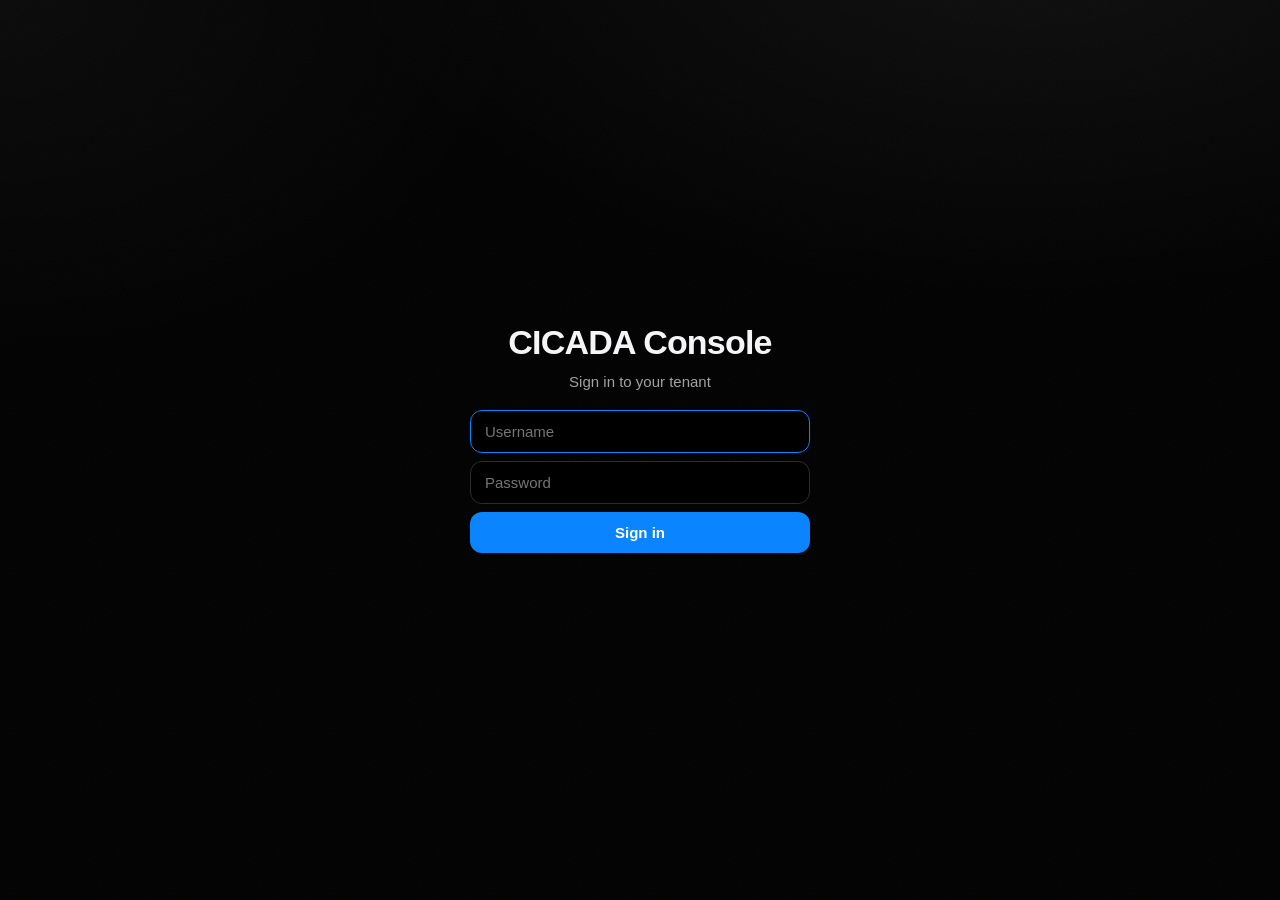
<file: platform/saas/ui/console.html>
<!doctype html><html lang="en" data-theme="dark"><head><meta charset="utf-8"><meta name="viewport" content="width=device-width,initial-scale=1">
<title>CICADA Console</title><link rel="icon" id="fav" href="data:image/svg+xml,%3Csvg xmlns='http://www.w3.org/2000/svg' viewBox='0 0 8 8'%3E%3Ccircle cx='4' cy='4' r='4' fill='%23888'/%3E%3C/svg%3E"><style>
:root{--bg:#000;--sf:#1c1c1e;--sf2:#2c2c2e;--bd:#2c2c2e;--tx:#f5f5f7;--mu:#a1a1a6;--g2:#6e6e73;--ac:#0a84ff;--ac2:#0071e3;--ok:#30d158;--warn:#ff9f0a;--bad:#ff453a;--info:#64d2ff;--on:#fff;--sh:0 12px 40px #000a;--r:20px;--inp:#000;--sf3:#3a3a3c}
[data-theme=light]{--bg:#f5f5f7;--sf:#fff;--sf2:#ececf0;--bd:#e5e5ea;--tx:#1d1d1f;--mu:#6e6e73;--g2:#86868b;--ac:#007aff;--ac2:#0062cc;--ok:#34c759;--warn:#ff9500;--bad:#ff3b30;--info:#32ade6;--sh:0 12px 40px #0002;--inp:#f5f5f7;--sf3:#dcdce1}
*{box-sizing:border-box}html,body{height:100%}body{margin:0;background:var(--bg);color:var(--tx);font:15px/1.4 -apple-system,BlinkMacSystemFont,"SF Pro Text","Segoe UI",Arial,sans-serif;-webkit-font-smoothing:antialiased}
button,input,select,textarea{font:inherit;color:inherit}a{color:var(--ac);text-decoration:none}
:focus-visible{outline:2px solid var(--ac);outline-offset:2px;border-radius:12px}
.btn{background:var(--sf2);border:0;padding:10px 16px;border-radius:12px;cursor:pointer;font-weight:600;transition:.15s;color:var(--tx)}.btn:hover{filter:brightness(1.18)}
.btn.pri{background:var(--ac);color:#fff}.btn.bad{background:var(--bad);color:#fff}.btn.sm{padding:5px 11px;font-size:12px}.btn[disabled]{opacity:.5;pointer-events:none}
input,select,textarea{background:var(--inp);border:1px solid var(--bd);border-radius:12px;padding:10px 14px;width:100%}input:focus,select:focus,textarea:focus{border-color:var(--ac);outline:0}
#login{display:none;min-height:100%;place-items:center;padding:20px}#login.on{display:grid}
.lbox{width:100%;max-width:340px;text-align:center}.lbox h1{margin:0 0 4px;font-size:34px;letter-spacing:-.8px}.lbox .mu{margin-bottom:18px}.lbox input{margin-bottom:8px}
#app{display:none;height:100%;grid-template-columns:232px 1fr;grid-template-rows:64px 1fr}#app.on{display:grid}
aside{grid-row:1/3;background:var(--bg);display:flex;flex-direction:column;padding:24px 14px 18px 22px}
.brand{font-weight:700;font-size:17px;letter-spacing:-.3px;padding:2px 4px 22px;display:flex;align-items:center;gap:10px}.brand i{width:22px;height:22px;border-radius:7px;background:var(--ac)}
nav a{display:flex;align-items:center;gap:10px;padding:10px 16px;border-radius:99px;background:var(--sf2);color:var(--tx);margin-bottom:8px;cursor:pointer;font-weight:600}nav a:hover{filter:brightness(1.18)}nav a.on{background:var(--ac);color:#fff}
nav a .n{margin-left:auto;background:var(--bad);color:#fff;border-radius:99px;font-size:11px;padding:0 7px;min-width:20px;text-align:center;font-weight:700}
.side-foot{margin-top:auto;font-size:12px;color:var(--mu);padding:10px 4px}
header{display:flex;align-items:center;gap:10px;padding:0 40px 0 12px;background:var(--bg)}header .sp{flex:1}
.kbd{border-radius:6px;padding:0 6px;font-size:11px;color:var(--g2);background:var(--bg)}.srch{display:flex;gap:10px;align-items:center;min-width:260px;justify-content:space-between;text-align:left;border-radius:99px;color:var(--mu)}
.live{display:inline-flex;align-items:center;gap:6px;font-size:12px;color:var(--mu)}.live i{width:8px;height:8px;border-radius:50%;background:var(--g2)}.live.on i{background:var(--ok);box-shadow:0 0 0 0 var(--ok);animation:pu 2s infinite}
@keyframes pu{70%{box-shadow:0 0 0 7px #0000}}
main{overflow:auto;padding:8px 40px 60px 12px}.wrap{max-width:1240px;margin:0 auto}
h1.pg{font-size:34px;letter-spacing:-.8px;margin:0 0 4px;line-height:1.15}.sub{color:var(--mu);margin-bottom:24px}h2{font-size:12px;letter-spacing:2px;text-transform:uppercase;color:var(--g2);margin:0 0 12px;font-weight:700}
.card{background:var(--sf);border-radius:var(--r);padding:20px;margin-bottom:16px;min-width:0}.grid{display:grid;gap:16px}.grid>.card{margin-bottom:0}.g4{grid-template-columns:repeat(auto-fit,minmax(200px,1fr))}.g2{grid-template-columns:repeat(auto-fit,minmax(360px,1fr))}.g3{grid-template-columns:repeat(auto-fit,minmax(300px,1fr))}
.big{font-size:44px;font-weight:700;letter-spacing:-1.5px;line-height:1.1}.mu{color:var(--mu)}.sm{font-size:13px}.row{display:flex;align-items:center;gap:10px;padding:10px 0;border-top:1px solid var(--bd)}h2+.row,.row:first-child{border-top:0}.row .sp{flex:1;min-width:0}
.pill{display:inline-flex;align-items:center;gap:6px;border-radius:99px;padding:3px 10px;font-size:12px;font-weight:700;white-space:nowrap;background:var(--sf2);color:var(--mu)}.dot{width:9px;height:9px;border-radius:50%;display:inline-block;flex:none}
.EXCELLENT,.ok{--c:var(--ok)}.GOOD{--c:var(--info)}.FAIR,.warn,.medium,.high{--c:var(--warn)}.POOR,.bad,.critical{--c:var(--bad)}.low{--c:var(--g2)}.dot{background:var(--c,var(--g2))}
.pill.c{background:var(--c);color:#000}.pill.c.POOR,.pill.c.bad,.pill.c.critical{color:#fff}.pill.c.low{background:var(--sf2);color:var(--mu)}.pill.c .dot{background:currentColor;opacity:.55;width:7px;height:7px}
.banner{border-radius:var(--r);padding:22px 26px;margin-bottom:16px;display:flex;align-items:center;gap:18px;background:var(--sf)}
.banner .t{font-size:26px;font-weight:700;letter-spacing:-.6px;color:var(--c,var(--tx))}.banner>.dot{width:18px;height:18px}.att{border-radius:14px;background:var(--sf2);padding:12px 16px;margin-bottom:10px;display:flex;gap:10px;align-items:center;border-left:4px solid var(--c,var(--warn))}.att .sp{flex:1}.att .btn:not(.pri),.row .btn:not(.pri):not(.bad){background:var(--sf3)}.card .btn:not(.pri):not(.bad){background:var(--sf3)}
.empty{text-align:center;color:var(--mu);padding:30px 10px}.empty b{display:block;color:var(--tx);margin-bottom:4px}
.bar{height:8px;background:var(--sf2);border-radius:4px;overflow:hidden}.bar i{display:block;height:100%;background:var(--ok);transition:width .4s}
table{width:100%;border-collapse:collapse}th{text-align:left;font-size:11px;color:var(--g2);letter-spacing:1px;text-transform:uppercase;padding:7px 6px;border:0}td{padding:8px 6px;border-top:1px solid var(--bd);font-size:13px}
.tabs{display:flex;gap:8px;margin-bottom:16px;flex-wrap:wrap}.tabs button{background:var(--sf2);border:0;padding:10px 18px;border-radius:99px;color:var(--tx);cursor:pointer;font-weight:600}.tabs button.on{background:var(--ac);color:#fff}
.link{cursor:pointer}.link:hover{background:var(--sf2)}.feed .row{font-size:13px;padding:7px 0}.feed time{color:var(--g2);font-size:12px;width:62px;flex:none}
.node{cursor:pointer}.node:hover{background:#242427}[data-theme=light] .node:hover{background:#fafafc}.sp svg{display:block}
.chat{display:flex;flex-direction:column;gap:14px;margin-bottom:14px}.msg{max-width:78%;padding:12px 16px;border-radius:20px}.msg.u{align-self:flex-end;background:var(--ac);color:#fff}.msg.a{align-self:flex-start;background:var(--sf)}
.chips{display:flex;flex-wrap:wrap;gap:8px;margin-top:10px}.chip{background:var(--sf2);border-radius:99px;padding:5px 13px;font-size:13px;cursor:pointer;font-weight:500}.chip:hover{background:var(--ac);color:#fff}
.tl{position:relative;padding-left:20px}.tl:before{content:"";position:absolute;left:5px;top:6px;bottom:6px;width:2px;background:var(--bd)}.tl div{position:relative;padding:5px 0}.tl div:before{content:"";position:absolute;left:-19px;top:11px;width:8px;height:8px;border-radius:50%;background:var(--ac)}
.modal{position:fixed;inset:0;background:#000b;display:none;align-items:flex-start;justify-content:center;padding-top:12vh;z-index:50}.modal.on{display:flex}
.pal{width:min(580px,92vw);background:var(--sf);border-radius:var(--r);box-shadow:var(--sh);overflow:hidden}.pal input{border:0;border-bottom:1px solid var(--bd);border-radius:0;padding:17px 20px;font-size:17px;background:transparent}.pal ul{list-style:none;margin:0;padding:8px;max-height:340px;overflow:auto}
.pal li{padding:10px 14px;border-radius:12px;cursor:pointer;display:flex;gap:10px}.pal li.sel{background:var(--ac);color:#fff}.pal li.sel .mu{color:#ffffffbb}.pal li .mu{margin-left:auto}
#toasts{position:fixed;right:22px;bottom:22px;display:flex;flex-direction:column;gap:10px;z-index:60;max-width:380px}.toast{background:var(--sf2);border-radius:16px;padding:12px 16px;box-shadow:var(--sh);cursor:pointer;animation:in .25s;border-left:4px solid var(--c,var(--ac));font-weight:500}@keyframes in{from{transform:translateY(10px);opacity:0}}
.field{margin-bottom:12px}.field label{display:block;font-size:12px;color:var(--g2);margin-bottom:5px;letter-spacing:.5px}.inl{display:flex;gap:8px;flex-wrap:wrap;align-items:end}.inl>*{flex:1;min-width:110px}.inl .btn{flex:none}
code,.mono{font-family:ui-monospace,SFMono-Regular,Menlo,Consolas,monospace;font-size:12px}pre.code{background:var(--inp);border-radius:12px;padding:12px;overflow:auto;margin:8px 0}
.skel{background:linear-gradient(90deg,var(--sf2),var(--sf),var(--sf2));background-size:200% 100%;animation:sk 1.2s infinite;border-radius:10px;height:18px;margin:8px 0}@keyframes sk{to{background-position:-200% 0}}
.err{background:var(--sf);border-left:4px solid var(--bad);color:var(--bad);border-radius:14px;padding:12px 16px;margin-bottom:14px}
@media(max-width:820px){#app{grid-template-columns:1fr;grid-template-rows:64px 1fr 62px}aside{grid-row:3;flex-direction:row;padding:4px 6px;background:var(--sf)}.brand,.side-foot{display:none}nav{display:flex;width:100%;justify-content:space-around;gap:4px}nav a{flex-direction:column;gap:0;font-size:10px;padding:6px 8px;margin:0;border-radius:14px;background:transparent;color:var(--mu)}nav a.on{background:var(--ac);color:#fff}.srch .kbd{display:none}.srch{min-width:0;flex:1}header{padding:0 12px}main{padding:8px 16px 24px}.msg{max-width:92%}#toasts{bottom:72px;left:10px;right:10px;max-width:none}h1.pg{font-size:28px}.big{font-size:36px}}
@media(prefers-reduced-motion:reduce){*{animation:none!important;transition:none!important}}

::selection{background:var(--ac);color:#fff}*{scrollbar-width:thin;scrollbar-color:var(--sf3) transparent}
body{text-rendering:optimizeLegibility}.big,td,time,.n,.kbd,.ring text,.pill,.feed,b{font-variant-numeric:tabular-nums}
.card{box-shadow:inset 0 0 0 1px rgba(255,255,255,.06);transition:transform .22s cubic-bezier(.2,.7,.2,1),box-shadow .22s,background .2s}
[data-theme=light] .card{box-shadow:0 1px 2px #0000000a,0 0 0 1px #0000000d}
.node:hover{transform:translateY(-3px);box-shadow:inset 0 0 0 1px color-mix(in srgb,var(--ac) 55%,transparent),0 18px 40px -22px #000}
.btn:active,.tabs button:active,nav a:active{transform:scale(.97)}
.wrap.enter>*{animation:rise .45s cubic-bezier(.2,.7,.2,1) both}.wrap.enter>*:nth-child(2){animation-delay:.04s}.wrap.enter>*:nth-child(3){animation-delay:.08s}.wrap.enter>*:nth-child(4){animation-delay:.12s}.wrap.enter>*:nth-child(5){animation-delay:.16s}
@keyframes rise{from{opacity:0;transform:translateY(10px)}}
.banner{box-shadow:inset 0 0 0 1px color-mix(in srgb,var(--c,#888) 38%,transparent),0 26px 80px -40px var(--c,transparent);background:radial-gradient(120% 220% at 0% 0%,color-mix(in srgb,var(--c,var(--ac)) 14%,var(--sf)),var(--sf) 62%)}
.ico{width:18px;height:18px;flex:none;stroke:currentColor;fill:none;stroke-width:1.9;stroke-linecap:round;stroke-linejoin:round}
.ring{flex:none;width:64px;height:64px}.ring text{font-weight:700;font-size:15px;fill:var(--tx);font-variant-numeric:tabular-nums}
.meter{height:6px;border-radius:3px;background:var(--sf3);overflow:hidden}.meter i{display:block;height:100%;border-radius:3px;background:var(--c,var(--ok));transition:width .6s cubic-bezier(.2,.7,.2,1)}
.userchip{display:flex;gap:11px;align-items:center;background:var(--sf);border-radius:16px;padding:10px 12px;margin-bottom:12px;color:var(--tx)}.userchip b{font-size:13px;display:block}.userchip .sm{font-size:11px}
.avatar{width:32px;height:32px;border-radius:50%;background:linear-gradient(135deg,var(--ac),#bf5af2);color:#fff;display:grid;place-items:center;font-weight:700;font-size:12px;flex:none;text-transform:uppercase}
.ev{width:26px;height:26px;border-radius:9px;display:grid;place-items:center;background:var(--sf2);color:var(--c,var(--mu));flex:none}.ev .ico{width:15px;height:15px}
.empty .ico{width:36px;height:36px;color:var(--g2);margin:0 auto 10px;display:block;stroke-width:1.5}
.kdot{display:inline-block;width:6px;height:6px;border-radius:50%;background:var(--c,var(--g2));margin-right:6px;vertical-align:middle}
header .btn.sm{border-radius:99px;padding:7px 14px}
@media(max-width:820px){.ring{width:48px;height:48px}.userchip{display:none}}

/* ---------- P15: refined depth and interaction (single neutral light, no coloured glow) ---------- */
#aura{position:fixed;inset:0;pointer-events:none;z-index:0;background:radial-gradient(1000px 560px at 80% -10%,rgba(255,255,255,.06),transparent 70%),radial-gradient(760px 520px at 0% 0%,rgba(255,255,255,.035),transparent 70%)}
#aura::after{content:"";position:absolute;inset:0;opacity:.04;mix-blend-mode:overlay;background-image:url("data:image/svg+xml,%3Csvg xmlns='http://www.w3.org/2000/svg' width='160' height='160'%3E%3Cfilter id='n'%3E%3CfeTurbulence type='fractalNoise' baseFrequency='.85' numOctaves='2' stitchTiles='stitch'/%3E%3C/filter%3E%3Crect width='100%25' height='100%25' filter='url(%23n)'/%3E%3C/svg%3E")}
[data-theme=light] #aura{background:radial-gradient(1000px 560px at 80% -10%,rgba(255,255,255,.95),transparent 70%)}[data-theme=light] #aura::after{opacity:.03}
#login,#app{position:relative;z-index:1}
@media(min-width:821px){aside{background:transparent}}
header{background:transparent}
#upd{font-size:12px;margin-right:4px;white-space:nowrap}
.card,.banner{position:relative;--mx:50%;--my:0%}
.card{background-image:linear-gradient(180deg,rgba(255,255,255,.028),transparent 42%);box-shadow:inset 0 1px 0 rgba(255,255,255,.07),inset 0 0 0 1px rgba(255,255,255,.05),0 1px 2px rgba(0,0,0,.55),0 26px 50px -34px #000}
.card:hover{box-shadow:inset 0 1px 0 rgba(255,255,255,.09),inset 0 0 0 1px rgba(255,255,255,.12),0 1px 2px rgba(0,0,0,.55),0 30px 56px -32px #000}
[data-theme=light] .card{background-image:none;box-shadow:0 1px 2px #0000000a,0 0 0 1px #0000000d,0 22px 40px -32px #00000038}
[data-theme=light] .card:hover{box-shadow:0 1px 2px #0000000d,0 0 0 1px #00000018,0 28px 48px -30px #00000048}
.card::before,.banner::before{content:"";position:absolute;inset:0;border-radius:inherit;pointer-events:none;opacity:0;transition:opacity .4s;background:radial-gradient(360px circle at var(--mx) var(--my),rgba(255,255,255,.04),transparent 55%)}
[data-theme=light] .card::before,[data-theme=light] .banner::before{background:radial-gradient(360px circle at var(--mx) var(--my),rgba(0,0,0,.025),transparent 55%)}
.card:hover::before,.banner:hover::before{opacity:1}
.tilt:hover{transform:translateY(-2px)}
.lnk{cursor:pointer}.lnk:hover .big{filter:brightness(1.12)}
.banner{box-shadow:inset 0 0 0 1px color-mix(in srgb,var(--c,#888) 28%,transparent),inset 0 1px 0 rgba(255,255,255,.06),0 1px 2px rgba(0,0,0,.5);background:radial-gradient(120% 220% at 0% 0%,color-mix(in srgb,var(--c,var(--ac)) 8%,var(--sf)),var(--sf) 62%)}
.modal{backdrop-filter:blur(8px);-webkit-backdrop-filter:blur(8px)}
.pal{background:color-mix(in srgb,var(--sf) 86%,transparent);backdrop-filter:blur(24px) saturate(1.4);-webkit-backdrop-filter:blur(24px) saturate(1.4);box-shadow:var(--sh),inset 0 0 0 1px rgba(255,255,255,.07)}
.toast{position:relative;overflow:hidden;background:color-mix(in srgb,var(--sf2) 90%,transparent);backdrop-filter:blur(16px);-webkit-backdrop-filter:blur(16px)}
.toast::after{content:"";position:absolute;left:0;right:0;bottom:0;height:2px;background:var(--g2);opacity:.55;transform-origin:left;animation:tb 7s linear forwards}@keyframes tb{to{transform:scaleX(0)}}
.spk{position:relative}.spk svg{display:block;width:100%;height:44px;cursor:crosshair}.spk .xh{stroke:var(--g2);stroke-width:1;opacity:0;vector-effect:non-scaling-stroke}.spk:hover .xh{opacity:.7}
.spk .dotp{position:absolute;width:7px;height:7px;margin:-3.5px 0 0 -3.5px;border-radius:50%;background:var(--c);opacity:0;pointer-events:none;transition:opacity .15s}
.spk .tip{position:absolute;top:-24px;transform:translateX(-50%);background:var(--sf3);color:var(--tx);border-radius:8px;padding:2px 8px;font-size:11px;white-space:nowrap;opacity:0;pointer-events:none;transition:opacity .15s;font-variant-numeric:tabular-nums}
.spk:hover .dotp,.spk:hover .tip{opacity:1}
.edge{stroke-dasharray:4 5}.edge.on{stroke:var(--tx);opacity:1!important;animation:flow 1.1s linear infinite}@keyframes flow{to{stroke-dashoffset:-18}}
svg.hl .tn:not(.on){opacity:.3}svg.hl .edge:not(.on){opacity:.1}.tn{transition:opacity .25s}
.wrap.enter .ln{stroke-dasharray:1;stroke-dashoffset:1;animation:dw 1.1s .1s ease forwards}@keyframes dw{to{stroke-dashoffset:0}}
.wrap.enter .ring circle:nth-child(2){animation:rg 1s cubic-bezier(.2,.7,.2,1) both}@keyframes rg{from{stroke-dashoffset:170}}
@media(prefers-reduced-motion:reduce){.edge.on{animation:none}}
.fl{animation:fl .9s ease-out}@keyframes fl{from{opacity:.35}}
</style></head><body>
<div id="aura" aria-hidden="true"></div>
<div id="login" class="on"><form class="lbox" id="lf"><h1>CICADA Console</h1><div class="mu">Sign in to your tenant</div><input id="lu" placeholder="Username" autocomplete="username" aria-label="Username"><input id="lp" type="password" placeholder="Password" autocomplete="current-password" aria-label="Password"><button class="btn pri" style="width:100%" id="lgo">Sign in</button><div id="lerr" class="sm" style="color:var(--bad);margin-top:10px;min-height:18px" role="alert"></div></form></div>
<div id="app"><aside><div class="brand"><i></i>CICADA</div><nav id="nav" aria-label="Main"></nav><div class="side-foot"><div id="who"></div><div style="margin-top:8px"><a href="/tracker">Engineering tracker</a> · <a href="/demo">Proof board</a></div></div></aside>
<header><button class="btn srch" id="srch" aria-label="Open command palette"><span>Search or jump to…</span><span class="kbd">⌘K</span></button><div class="sp"></div><span class="sm mu" id="upd"></span><span class="pill c" id="ov" role="status" style="display:none"></span><span class="live" id="live" role="status"><i></i><span>connecting</span></span><button class="btn sm" id="theme" aria-label="Toggle light or dark theme">Theme</button><button class="btn sm" id="out">Sign out</button></header>
<main id="main" tabindex="-1"><div class="wrap" id="view"></div></main></div>
<div class="modal" id="pm" role="dialog" aria-modal="true" aria-label="Command palette"><div class="pal"><input id="pi" placeholder="Type a page, node, incident or a question…" autocomplete="off"><ul id="pl"></ul></div></div>
<div id="toasts" aria-live="polite"></div>
<script>
"use strict";
const $=id=>document.getElementById(id);
const h=(t,a,...k)=>{const e=document.createElement(t);for(const x in a||{}){const v=a[x];if(v==null||v===false)continue;if(x=="class")e.className=v;else if(x=="style")e.style.cssText=v;else if(x.startsWith("on"))e.addEventListener(x.slice(2),v);else e.setAttribute(x,v===true?"":v)}for(const c of k.flat(9))if(c!=null&&c!==false)e.append(c.nodeType?c:document.createTextNode(c));return e};
const sess={get:k=>{try{return sessionStorage.getItem(k)}catch(e){return null}},set:(k,v)=>{try{sessionStorage.setItem(k,v)}catch(e){}},del:k=>{try{sessionStorage.removeItem(k)}catch(e){}}};
const loc={get:k=>{try{return localStorage.getItem(k)}catch(e){return null}},set:(k,v)=>{try{localStorage.setItem(k,v)}catch(e){}}};
let LASTU=0,KV={},T=sess.get("tok"),ME=null,ES=null,S={fleet:null,topo:{},inc:[],rem:[],sum:null,al:null,cols:[],hist:{}},ROUTE="overview",feed=[],hold=0;
const ago=s=>{s=Math.max(0,s);return s<90?Math.round(s)+"s":s<5400?Math.round(s/60)+"m":s<172800?(s/3600).toFixed(1)+"h":Math.round(s/86400)+"d"};
const clock=t=>new Date(t*1000).toLocaleTimeString([],{hour:"2-digit",minute:"2-digit",second:"2-digit"});
const full=t=>new Date(t*1000).toLocaleString();
const LBL={EXCELLENT:"Operational",GOOD:"Operational",FAIR:"Degraded",POOR:"Disrupted"};
const lab=id=>(S.topo[id]&&S.topo[id].label)||id;
const isAdmin=()=>ME&&ME.role=="admin";
async function api(p,method,body){const o={method:method||"GET",headers:{Authorization:"Bearer "+T}};if(body!==undefined){o.body=JSON.stringify(body);o.headers["Content-Type"]="application/json"}
 let r;try{r=await fetch(p,o)}catch(e){throw new Error("Network error - is the service reachable?")}
 if(r.status==401){signout(true);throw new Error("Session expired")}
 const ct=r.headers.get("content-type")||"",j=ct.includes("json")?await r.json().catch(()=>({})):await r.text();
 if(!r.ok)throw new Error(typeof j=="object"&&j.detail?(typeof j.detail=="string"?j.detail:JSON.stringify(j.detail)):"Request failed ("+r.status+")");return j}
function toast(msg,cls,go){const t=h("div",{class:"toast "+(cls||""),role:"status",onclick:()=>{t.remove();go&&go()}},msg);$("toasts").append(t);setTimeout(()=>t.remove(),7000)}
async function act(btn,fn,okmsg){btn.disabled=true;try{await fn();okmsg&&toast(okmsg,"ok");await refresh()}catch(e){toast(e.message,"bad")}finally{btn.disabled=false}}
const pill=(s,txt)=>h("span",{class:"pill c "+s},h("i",{class:"dot "+s}),txt||s.toLowerCase());
const empty=(t,s)=>h("div",{class:"empty"},ico("check"),h("b",{},t),s||"");
const skel=()=>[h("div",{class:"skel",style:"width:40%;height:26px"}),h("div",{class:"skel"}),h("div",{class:"skel",style:"width:80%"})];
async function copy(text,btn){try{await navigator.clipboard.writeText(text);toast("Copied","ok")}catch(e){const t=h("textarea",{style:"position:fixed;opacity:0"},text);document.body.append(t);t.select();document.execCommand("copy");t.remove();toast("Copied","ok")}}

/* ---------- icons ---------- */
const NS="http://www.w3.org/2000/svg",IC={overview:'<rect x="3" y="3" width="7" height="9" rx="1.8"/><rect x="14" y="3" width="7" height="5" rx="1.8"/><rect x="14" y="12" width="7" height="9" rx="1.8"/><rect x="3" y="16" width="7" height="5" rx="1.8"/>',
 incidents:'<path d="M10.3 3.9 1.8 18a2 2 0 0 0 1.7 3h17a2 2 0 0 0 1.7-3L13.7 3.9a2 2 0 0 0-3.4 0z"/><path d="M12 9v4M12 17h.01"/>',fleet:'<rect x="3" y="4" width="18" height="6" rx="2"/><rect x="3" y="14" width="18" height="6" rx="2"/><path d="M7 7h.01M7 17h.01"/>',
 ask:'<path d="M21 12a8 8 0 0 1-11.6 7.1L4 20l1-4.6A8 8 0 1 1 21 12z"/>',ops:'<path d="M4 6h9M17 6h3M4 12h3M11 12h9M4 18h11M19 18h1"/><circle cx="15" cy="6" r="2"/><circle cx="9" cy="12" r="2"/><circle cx="17" cy="18" r="2"/>',
 settings:'<circle cx="12" cy="12" r="3"/><path d="M12 2v3M12 19v3M4.9 4.9l2.1 2.1M17 17l2.1 2.1M2 12h3M19 12h3M4.9 19.1 7 17M17 7l2.1-2.1"/>',pulse:'<path d="M3 12h4l3-8 4 16 3-8h4"/>',check:'<circle cx="12" cy="12" r="9"/><path d="m8 12 3 3 5-6"/>'};
const ico=n=>{const s=document.createElementNS(NS,"svg");s.setAttribute("viewBox","0 0 24 24");s.setAttribute("class","ico");s.setAttribute("aria-hidden","true");s.innerHTML=IC[n]||"";return s};
const healthy=x=>!x.stale&&(x.state=="EXCELLENT"||x.state=="GOOD");
function ring(nodes){const n=nodes.length,ok=nodes.filter(healthy).length,r=26,c=2*Math.PI*r,s=document.createElementNS(NS,"svg"),mk=(t,a,tx)=>{const e=document.createElementNS(NS,t);for(const k in a)e.setAttribute(k,a[k]);if(tx!=null)e.textContent=tx;return e};
 s.setAttribute("viewBox","0 0 64 64");s.setAttribute("class","ring");s.setAttribute("role","img");s.setAttribute("aria-label",`${ok} of ${n} nodes healthy`);
 s.append(mk("circle",{cx:32,cy:32,r,fill:"none",stroke:n?"var(--c,var(--g2))":"var(--sf3)","stroke-width":6,opacity:n&&ok<n?1:0}),mk("circle",{cx:32,cy:32,r,fill:"none",stroke:"var(--ok)","stroke-width":6,"stroke-linecap":"round","stroke-dasharray":`${n?c*ok/n:0} ${c}`,transform:"rotate(-90 32 32)"}),mk("text",{x:32,y:37,"text-anchor":"middle"},n?`${ok}/${n}`:"-"));return s}
const greet=()=>{const hr=new Date().getHours();return hr<5?"Working late":hr<12?"Good morning":hr<17?"Good afternoon":"Good evening"};
/* ---------- auth ---------- */
$("lf").onsubmit=async e=>{e.preventDefault();$("lerr").textContent="";$("lgo").disabled=true;
 try{const r=await fetch("/api/login",{method:"POST",headers:{"Content-Type":"application/json"},body:JSON.stringify({username:$("lu").value.trim(),password:$("lp").value})});const j=await r.json().catch(()=>({}));
  if(!r.ok)throw new Error(r.status==429?"Too many attempts - wait a minute.":"Wrong username or password.");T=j.token;sess.set("tok",T);$("lp").value="";boot()}catch(x){$("lerr").textContent=x.message}$("lgo").disabled=false};
function signout(expired){if(T)fetch("/api/logout",{method:"POST",headers:{Authorization:"Bearer "+T}}).catch(()=>{});T=null;sess.del("tok");ME=null;ES&&ES.close();ES=null;$("app").classList.remove("on");$("login").classList.add("on");$("lerr").textContent=expired?"Session expired - please sign in again.":"";$("lu").focus()}
$("out").onclick=()=>signout();
/* ---------- theme ---------- */
function theme(t){document.documentElement.dataset.theme=t;loc.set("theme",t)}
theme(loc.get("theme")||"dark");
$("theme").onclick=()=>theme(document.documentElement.dataset.theme=="dark"?"light":"dark");
/* ---------- data ---------- */
async function refresh(){if(!T)return;
 try{const [fl,tp,inc,sum,al,cols]=await Promise.all([api("/api/fleet"),api("/api/topology"),api("/api/incidents?limit=60"),api("/api/aiops/summary"),api("/api/alerts/summary"),api("/api/collectors")]);
  let rem=[];try{rem=await api("/api/remediation")}catch(e){}
  S.fleet=fl;S.topo=tp;S.inc=inc;S.sum=sum;S.al=al;S.cols=cols;S.rem=Array.isArray(rem)?rem:[];LASTU=Date.now();chrome();render()}catch(e){if(T)banner(e.message)}}
function banner(m){const v=$("view");if(!v.firstChild||v.querySelector(".skel"))v.replaceChildren(h("div",{class:"err",role:"alert"},m,h("button",{class:"btn sm",style:"margin-left:10px",onclick:()=>refresh()},"Retry")))}
const pending=()=>S.rem.filter(r=>r.status=="pending_approval");
const openInc=()=>S.inc.filter(i=>i.status=="open");
function chrome(){const o=S.fleet.overall,n=openInc().length;const ov=$("ov");ov.style.display="";ov.className="pill c "+o;ov.textContent=o;document.body.dataset.state=o;document.title=(n?`(${n}) `:"")+(LBL[o]||o)+" · CICADA";
 const col={EXCELLENT:"%232fd27a",GOOD:"%232fd27a",FAIR:"%23f0a62a",POOR:"%23ff6a5c"}[o]||"%23888";$("fav").href=`data:image/svg+xml,%3Csvg xmlns='http://www.w3.org/2000/svg' viewBox='0 0 8 8'%3E%3Ccircle cx='4' cy='4' r='4' fill='${col}'/%3E%3C/svg%3E`;
 const items=[["overview","","Overview",0],["incidents","","Incidents",n],["fleet","","Fleet",0],["ask","","Ask",0],["ops","","Operations",pending().length],["settings","","Settings",0]];
 $("nav").replaceChildren(...items.map(([k,i,t,c])=>h("a",{class:ROUTE==k?"on":"",href:"#/"+k,"aria-current":ROUTE==k?"page":null},ico(k),t,c?h("span",{class:"n"},c):null)));
 $("who").replaceChildren(h("div",{class:"userchip"},h("div",{class:"avatar"},ME.username.slice(0,2)),h("div",{style:"min-width:0"},h("b",{},ME.username),h("div",{class:"sm mu"},`${ME.role} · ${S.fleet.region.toUpperCase()}`))))}
/* ---------- live stream ---------- */
function connect(){ES&&ES.close();ES=new EventSource("/api/stream?token="+encodeURIComponent(T));let deb=0;
 const lv=(on,t)=>{$("live").classList.toggle("on",on);$("live").lastChild.textContent=t};
 ES.onopen=()=>lv(true,"live");ES.onerror=()=>lv(false,"reconnecting");
 let w0=0;const bump=()=>{if(!w0)w0=Date.now();clearTimeout(deb);deb=setTimeout(()=>{w0=0;refresh()},Date.now()-w0>1500?0:300)};
 ES.addEventListener("sample",e=>{try{livePatch(JSON.parse(e.data))}catch(x){}});
 ES.addEventListener("state",e=>{const d=JSON.parse(e.data);note("state",d);if(d.new=="POOR"||d.new=="FAIR"||d.old=="POOR")toast(`${lab(d.node)} is now ${LBL[d.new]||d.new}`,d.new,()=>go("fleet"));bump()});
 ES.addEventListener("incident",e=>{const d=JSON.parse(e.data);note("incident",d);if(d.status=="open"&&d.title)toast(`Incident: ${d.title}`,d.severity||"warn",()=>go("incidents/"+d.id));bump()});
 for(const k of["anomaly","collector","insight","remediation"])ES.addEventListener(k,e=>{note(k,JSON.parse(e.data));bump()});
 ES.addEventListener("bye",()=>signout(true))}
function note(k,d){const t=d.ts||Date.now()/1000;let m="";
 if(k=="state")m=`${lab(d.node)}: ${d.old} → ${d.new}`;else if(k=="incident")m=`Incident ${d.ref||"#"+d.id} ${d.status||""} ${d.title||""}`;
 else if(k=="anomaly")m=d.state=="closed"?`Anomaly cleared on ${d.label||lab(d.node)} (${d.metric})`:`Anomaly on ${d.label||lab(d.node)}: ${d.metric} z=${d.z!=null?(+d.z).toFixed(1):"?"}`;
 else if(k=="collector")m=`Collector ${d.collector_id} ${d.status}`;else if(k=="insight")m=`Forecast for ${d.label}: ${d.metric||""} ${d.text||""}`;else m=k;
 feed.unshift({t,k,m});feed.length=Math.min(feed.length,40);if(ROUTE=="overview")renderFeed()}
/* ---------- router ---------- */
function go(p){location.hash="#/"+p}
function enter(){const v=$("view");v.classList.remove("enter");void v.offsetWidth;v.classList.add("enter");setTimeout(()=>v.classList.remove("enter"),900)}
addEventListener("hashchange",()=>{enter();ROUTE=(location.hash.slice(2)||"overview");$("main").scrollTop=0;hold=0;if(ME){chrome();render()}});
function render(){const [r,arg]=ROUTE.split("/");const v=$("view");const fn=VIEWS[r]||VIEWS.overview;const sc=$("main").scrollTop;
 if(hold&&v.firstChild)return;
 v.replaceChildren(fn(arg));$("main").scrollTop=sc}
/* ---------- views ---------- */
const VIEWS={};
/* ---------- realtime layer ---------- */
const HB={},tk=s=>h("span",{class:"tk","data-s":s,"data-t":Date.now()},ago(s));
const SCOL=st=>({EXCELLENT:"var(--ok)",GOOD:"var(--ok)",FAIR:"var(--warn)",POOR:"var(--bad)"})[st]||"var(--mu)";
const spark=(pts,c)=>{if(pts.length<2)return h("div",{class:"sm mu"},"collecting…");const W=260,H=44,mx=Math.max(100,...pts.map(p=>p.v)),X=i=>i/(pts.length-1)*W,Y=v=>H-2-v/mx*(H-4),n=pts.length,
  d=pts.map((p,i)=>X(i).toFixed(1)+","+Y(p.v).toFixed(1)).join(" "),gid="sg"+Math.random().toString(36).slice(2,8),ns="http://www.w3.org/2000/svg",mk=(t,a)=>{const e=document.createElementNS(ns,t);for(const k in a)e.setAttribute(k,a[k]);return e},
  s=mk("svg",{viewBox:`0 0 ${W} ${H}`,preserveAspectRatio:"none","aria-hidden":"true"}),df=mk("defs",{}),lg=mk("linearGradient",{id:gid,x1:0,y1:0,x2:0,y2:1}),s1=mk("stop",{offset:0,style:"stop-color:"+c+";stop-opacity:.16"}),s2=mk("stop",{offset:1,style:"stop-color:"+c+";stop-opacity:0"});
  lg.append(s1,s2);df.append(lg);const xh=mk("line",{class:"xh",x1:0,x2:0,y1:0,y2:H});
  s.append(df,mk("polygon",{points:`0,${H} ${d} ${W},${H}`,fill:`url(#${gid})`}),mk("polyline",{class:"ln",points:d,pathLength:1,fill:"none",stroke:c,"stroke-width":2,"stroke-linejoin":"round"}),xh);
  const dot=h("i",{class:"dotp"}),tip=h("div",{class:"tip"}),w=h("div",{class:"spk",style:"--c:"+c},s,dot,tip);
  s.addEventListener("pointermove",e=>{const r=s.getBoundingClientRect(),f=Math.min(1,Math.max(0,(e.clientX-r.left)/r.width)),i=Math.round(f*(n-1)),p=pts[i],x=X(i)/W;xh.setAttribute("x1",X(i));xh.setAttribute("x2",X(i));dot.style.left=x*100+"%";dot.style.top=Y(p.v)+"px";tip.style.left=Math.min(82,Math.max(18,x*100))+"%";
   const tm=typeof p.t=="number"?p.t*1000:Date.parse(p.t);tip.textContent=p.v.toFixed(1)+"%"+(isNaN(tm)?"":" · "+new Date(tm).toLocaleTimeString([],{hour:"2-digit",minute:"2-digit",second:"2-digit"}))});return w};
function livePatch(d){if(d.is_replay)return;const id=d.node,m=d.metrics||{};LASTU=Date.now();
 const n=S.fleet&&S.fleet.nodes.find(x=>x.node==id);if(n){n.metrics=Object.assign({},n.metrics,m);n.stale=false}
 const H=HB[id]||(HB[id]=[]);if(m.cpu!=null){H.push({v:+m.cpu,t:d.event_time});if(H.length>120)H.shift()}
 const card=document.querySelector(`.node[data-node="${CSS.escape(id)}"]`);if(!card)return;
 for(const el of card.querySelectorAll("[data-k]")){const v=m[el.dataset.k];if(v==null)continue;const b=el.querySelector("b"),t=(+v).toFixed(v>=100?0:1)+el.dataset.u;
  if(b.textContent!=t){b.textContent=t;b.classList.remove("fl");void b.offsetWidth;b.classList.add("fl")}
  const i=el.querySelector(".meter i");if(i){i.style.width=Math.min(100,v)+"%";i.parentNode.style.setProperty("--c","var(--"+(v>=90?"bad":v>=70?"warn":"ok")+")")}}
 const sp=card.querySelector("[id^=sp-]");if(sp&&H.length>1&&!sp.querySelector(".spk:hover"))sp.replaceChildren(spark(H,SCOL(n&&!n.stale?n.state:"")))}

const RM=matchMedia("(prefers-reduced-motion:reduce)").matches,FINE=matchMedia("(pointer:fine)").matches;
const kpi=(t,v,s,c,to)=>{const big=h("div",{class:"big",style:c?"color:var(--"+c+")":""},v),m=/^(\d+)(%?)$/.exec(String(v));
 if(m&&!RM){const end=+m[1],from=KV[t]!=null?KV[t]:0;KV[t]=end;if(from!=end){const t0=performance.now();big.textContent=from+m[2];const step=now=>{const k=Math.min(1,(now-t0)/700),e=1-Math.pow(1-k,3);big.textContent=Math.round(from+(end-from)*e)+m[2];if(k<1&&(big.isConnected||now-t0<80))requestAnimationFrame(step)};requestAnimationFrame(step)}}
 const el=h("div",{class:"card tilt"+(to?" lnk":""),style:"margin:0"},h("h2",{},t),big,h("div",{class:"sm mu",style:"margin-top:4px"},s||""));
 if(to){el.tabIndex=0;el.setAttribute("role","link");el.onclick=()=>{location.hash="#/"+to};el.onkeydown=e=>{if(e.key=="Enter")location.hash="#/"+to}}return el};
const nodeState=id=>{const n=S.fleet.nodes.find(x=>x.node==id);return n?(n.stale?"stale":n.state):"unknown"};
function attention(){const L=[];
 for(const r of pending())L.push(h("div",{class:"att POOR",style:"--c:var(--warn)"},h("div",{class:"sp"},h("b",{},`Approve: ${r.action.replace(/_/g," ")} on ${lab(r.node)}`),h("div",{class:"sm mu"},`risk ${r.risk} · ${Math.round(r.confidence*100)}% confidence · REM-${r.id}`)),
  isAdmin()?[h("button",{class:"btn sm pri",onclick:e=>act(e.target,()=>api(`/api/remediation/${r.id}/approve`,"POST",{}),"Approved")},"Approve"),h("button",{class:"btn sm",onclick:e=>act(e.target,()=>api(`/api/remediation/${r.id}/reject`,"POST",{}),"Rejected")},"Reject")]:null,h("a",{href:"#/incidents/"+r.incident_id},"Details")));
 for(const i of openInc().filter(i=>!i.ack_by))L.push(h("div",{class:"att "+i.severity},h("div",{class:"sp"},h("b",{},i.title),h("div",{class:"sm mu"},`${i.ref} · ${i.severity} · open `,tk(i.age_s??i.duration_s)," · not acknowledged")),
  isAdmin()?h("button",{class:"btn sm",onclick:e=>act(e.target,()=>api(`/api/incidents/${i.id}/ack`,"PUT"),"Acknowledged")},"Acknowledge"):null,h("a",{href:"#/incidents/"+i.id},"Open")));
 for(const c of S.cols.filter(c=>c.offline))L.push(h("div",{class:"att POOR"},h("div",{class:"sp"},h("b",{},`Collector ${c.collector_id} is offline`),h("div",{class:"sm mu"},"silent for ",tk(c.silent_s)," - data on its nodes is stale"))));
 return L.length?L:[h("div",{class:"sm mu"},"✓ Nothing needs you right now.")]}
function topoSvg(){const T_=S.topo,ids=Object.keys(T_);if(!ids.length)return empty("No topology yet","Nodes appear once the collector reports.");
 const lvl={};const lv=id=>lvl[id]!=null?lvl[id]:(lvl[id]=-1,lvl[id]=Math.max(-1,...(T_[id].depends_on||[]).map(d=>T_[d]?lv(d):-1))+1);ids.forEach(lv);
 const cols={};ids.forEach(i=>(cols[lvl[i]]=cols[lvl[i]]||[]).push(i));const nc=Math.max(...Object.keys(cols).map(Number))+1,mr=Math.max(...Object.values(cols).map(c=>c.length));
 const W=Math.max(520,nc*200),H=Math.max(150,mr*80+40),pos={};for(const c in cols)cols[c].forEach((id,i)=>pos[id]=[60+c*((W-120)/Math.max(1,nc-1||1)),H/(cols[c].length+1)*(i+1)]);
 const ns="http://www.w3.org/2000/svg",sv=document.createElementNS(ns,"svg");sv.setAttribute("viewBox",`0 0 ${W} ${H}`);sv.setAttribute("role","img");sv.setAttribute("aria-label","Dependency map");sv.style.cssText="width:100%;height:auto;max-height:260px";
 const mk=(t,a,tx)=>{const e=document.createElementNS(ns,t);for(const k in a)e.setAttribute(k,a[k]);if(tx!=null)e.textContent=tx;return e};
 sv.append(mk("defs",{}));const d=sv.firstChild;const ar=mk("marker",{id:"ar",viewBox:"0 0 8 8",refX:7,refY:4,markerWidth:7,markerHeight:7,orient:"auto"});ar.append(mk("path",{d:"M0 0L8 4L0 8z",fill:"var(--mu)"}));d.append(ar);
 const E=[];for(const id of ids)for(const dep of T_[id].depends_on||[])if(pos[dep]){const[a,b]=[pos[dep],pos[id]];const e=mk("line",{x1:a[0]+34,y1:a[1],x2:b[0]-36,y2:b[1],stroke:"var(--mu)","stroke-width":1.5,"marker-end":"url(#ar)",opacity:.6,class:"edge"});E.push([e,dep,id]);sv.append(e)}
 const G={},CC={EXCELLENT:"var(--ok)",GOOD:"var(--ok)",FAIR:"var(--warn)",POOR:"var(--bad)",stale:"var(--mu)",unknown:"var(--mu)"};
 for(const id of ids){const[x,y]=pos[id],st=nodeState(id),g=mk("g",{class:"tn",style:"cursor:pointer",tabindex:0,role:"link","aria-label":`${lab(id)} ${st}`});g.append(mk("rect",{x:x-34,y:y-20,width:68,height:40,rx:11,fill:"var(--sf2)",stroke:CC[st],"stroke-width":2}),mk("circle",{cx:x-20,cy:y-8,r:4,fill:CC[st]}),mk("text",{x:x,y:y+5,"text-anchor":"middle",fill:"var(--tx)","font-size":12,"font-weight":600},lab(id)));
  g.onclick=()=>go("fleet");g.onkeydown=e=>e.key=="Enter"&&go("fleet");G[id]=g;sv.append(g);
  const on=()=>{const set=new Set([id]);E.forEach(([e,a,b])=>{if(a==id||b==id){set.add(a);set.add(b);e.classList.add("on")}});for(const k in G)G[k].classList.toggle("on",set.has(k));sv.classList.add("hl")},off=()=>{sv.classList.remove("hl");E.forEach(([e])=>e.classList.remove("on"));for(const k in G)G[k].classList.remove("on")};
  g.addEventListener("pointerenter",on);g.addEventListener("pointerleave",off);g.addEventListener("focus",on);g.addEventListener("blur",off)}
 return sv}
function renderFeed(){const f=$("feed");if(!f)return;const K={state:["pulse","warn"],incident:["incidents","bad"],anomaly:["pulse","warn"],collector:["fleet","info"],insight:["ask","ac"]};f.replaceChildren(...(feed.length?feed.slice(0,12).map(e=>{const[i,c]=K[e.k]||["pulse","ac"];return h("div",{class:"row"},h("span",{class:"ev",style:"--c:var(--"+c+")"},ico(i)),h("span",{class:"sp"},e.m),h("time",{style:"text-align:right"},clock(e.t)))}):[h("div",{class:"sm mu"},"Waiting for live events…")]))}
VIEWS.overview=()=>{const F=S.fleet,o=F.overall,n=openInc().length,sm=S.sum,inc=sm.incidents||{},al=S.al||{};
 const noData=!F.nodes.length;
 const b=h("div",{class:"banner "+o},ring(F.nodes),h("div",{},h("div",{class:"t"},noData?"Waiting for data":LBL[o]||o),h("div",{class:"mu"},noData?"No node has reported yet.":`${F.nodes.length} node${F.nodes.length>1?"s":""} monitored · ${n?n+" open incident"+(n>1?"s":""):"no open incidents"} · ${F.region.toUpperCase()} region`)),h("div",{style:"flex:1"}),noData&&isAdmin()?h("a",{class:"btn pri",href:"#/setup"},"Connect a collector"):null);
 return h("div",{},h("h1",{class:"pg"},`${greet()}, ${ME.username.split("-")[0]}.`),h("div",{class:"sub"},`${F.tenant_id} · region ${F.region.toUpperCase()} · ${F.nodes.filter(healthy).length} of ${F.nodes.length} nodes healthy`),b,
  h("div",{class:"grid g4",style:"margin-bottom:16px"},kpi("Open incidents",n,`${inc.resolved||0} resolved in the last hour`,n?"bad":"ok","incidents"),kpi("Time to resolve",inc.mttr_s!=null?ago(inc.mttr_s):"-","mean, last hour"),kpi("Detection lag",sm.detect_lag_s&&sm.detect_lag_s.median!=null?ago(sm.detect_lag_s.median):"-","median, fault to alert"),kpi("Noise removed",al.noise_reduction_pct!=null?Math.round(al.noise_reduction_pct)+"%":"-",`${al.folded_repeats||0} repeats folded`)),
  h("div",{class:"grid g2"},h("div",{},h("div",{class:"card"},h("h2",{},"Needs your attention"),...attention()),h("div",{class:"card"},h("h2",{},"Dependency map"),topoSvg())),
   h("div",{},h("div",{class:"card"},h("h2",{},"Live activity"),h("div",{class:"feed",id:"feed"})),h("div",{class:"card"},h("h2",{},"Collectors"),...(S.cols.length?S.cols.map(c=>h("div",{class:"row"},pill(c.offline?"POOR":"ok",c.offline?"offline":"online"),h("span",{class:"sp"},c.collector_id),h("span",{class:"sm mu"},`queue ${c.health.queue_depth} · v${c.version}`))):[empty("No collectors")])))),
  setTimeout(renderFeed,0)&&null)};
/* incidents */
let incF="open";const DET={};
VIEWS.incidents=arg=>{if(arg)return incDetail(+arg);
 const L=S.inc.filter(i=>incF=="all"||(incF=="open")==(i.status=="open")&&i.status!="merged");
 return h("div",{},h("h1",{class:"pg"},"Incidents"),h("div",{class:"sub"},"Related alerts are grouped into one incident with a named root cause."),
  h("div",{class:"tabs",role:"tablist"},...["open","resolved","all"].map(k=>h("button",{class:incF==k?"on":"",role:"tab",onclick:()=>{incF=k;render()}},k[0].toUpperCase()+k.slice(1)))),
  h("div",{class:"card"},...(L.length?L.map(i=>h("div",{class:"row link",tabindex:0,onclick:()=>go("incidents/"+i.id),onkeydown:e=>e.key=="Enter"&&go("incidents/"+i.id)},pill(i.severity),h("div",{class:"sp"},h("b",{},i.title),h("div",{class:"sm mu"},`${i.ref} · ${i.kind} · root cause ${i.root_label} · ${Math.round(i.confidence*100)}% confidence`)),h("span",{class:"sm mu"},i.status=="open"?"open "+ago(i.age_s??i.duration_s):"took "+ago(i.duration_s)),pill(i.status=="open"?"warn":"ok",i.status))):[empty(incF=="open"?"All clear":"Nothing here","No incidents in this view.")])))};
function incDetail(id){const box=h("div",{});const draw=v=>{const i=v;const rems=i.remediations||[];box.replaceChildren(
  h("a",{href:"#/incidents",class:"sm"},"← All incidents"),
  h("div",{style:"display:flex;gap:12px;align-items:center;margin:10px 0 4px;flex-wrap:wrap"},h("h1",{class:"pg",style:"margin:0"},i.title),pill(i.severity),pill(i.status=="open"?"warn":"ok",i.status)),
  h("div",{class:"sub"},`${i.ref} · ${i.kind} · opened ${full(i.first_ts)} · ${i.status=="open"?"open for "+ago(i.age_s??i.duration_s):"resolved after "+ago(i.duration_s)}${i.ack_by?" · acknowledged by "+i.ack_by:""}`),
  h("div",{class:"inl",style:"margin-bottom:16px;justify-content:flex-start"},
   isAdmin()&&i.status=="open"&&!i.ack_by?h("button",{class:"btn pri",onclick:e=>act(e.target,()=>api(`/api/incidents/${id}/ack`,"PUT"),"Acknowledged")},"Acknowledge"):null,
   isAdmin()?h("button",{class:"btn",onclick:e=>act(e.target,async()=>{const r=await api("/api/shares","POST",{kind:"incident",incident:id,label:i.ref,ttl_h:168});const u=location.origin+r.path;await copy(u);toast("Read-only link copied (valid 7 days)","ok")})},"Share read-only link"):null,
   h("button",{class:"btn",onclick:async()=>{try{const t=await api(`/api/incidents/${id}/report`);const a=h("a",{href:URL.createObjectURL(new Blob([t],{type:"text/markdown"})),download:`${i.ref}-postmortem.md`});document.body.append(a);a.click();a.remove()}catch(e){toast(e.message,"bad")}}},"Download post-mortem")),
  h("div",{class:"grid g2"},
   h("div",{},h("div",{class:"card"},h("h2",{},"Why - root cause"),h("p",{style:"margin-top:0"},i.summary),((i.explanation||{}).text&&(i.explanation||{}).text.trim()!=(i.summary||"").trim())?h("p",{class:"mu"},i.explanation.text):null,...((i.explanation||{}).factors||[]).map(f=>h("div",{style:"margin:9px 0"},h("div",{class:"sm",style:"display:flex;justify-content:space-between"},h("span",{},f.name),h("span",{class:"mu"},`${Math.round(f.contribution*100)} of ${Math.round(f.weight*100)} pts`)),h("div",{class:"bar"},h("i",{style:`width:${f.weight?f.contribution/f.weight*100:0}%`})),h("div",{class:"sm mu"},f.note)))),
    h("div",{class:"card"},h("h2",{},"Affected nodes"),...i.members.map(m=>h("div",{class:"row"},pill(m.state),h("div",{class:"sp"},h("b",{},m.label)," ",h("span",{class:"mu sm"},m.role)),h("span",{class:"sm mu"},m.recovered?"recovered":(m.signals||[]).map(s=>s.text).filter(Boolean).join("; ")))))),
   h("div",{},h("div",{class:"card"},h("h2",{},"Fixes"),...(rems.length?rems.map(r=>remCard(r)):[]),...((i.recommendations||[]).filter(rc=>!rems.some(r=>r.action==rc.action&&r.node==rc.node&&["pending_approval","approved","executed","advisory"].includes(r.status))).map(rc=>h("div",{class:"row"},h("div",{class:"sp"},h("b",{},rc.title),h("div",{class:"sm mu"},`${rc.risk} risk · ${rc.reversible?"reversible":"irreversible"} · ${Math.round(rc.confidence*100)}% · ${rc.rationale[0]||""}`)),isAdmin()&&!rc.advisory?h("button",{class:"btn sm pri",onclick:e=>act(e.target,()=>api("/api/remediation/propose","POST",{node:rc.node,action:rc.action,incident_id:id}),"Proposed - awaiting approval")},"Propose"):pill("low","advisory")))),!rems.length&&!(i.recommendations||[]).length?empty("No fixes proposed","Recommendations appear while an incident is open."):null),
    h("div",{class:"card"},h("h2",{},"Timeline"),h("div",{class:"tl"},...i.timeline.map(e=>h("div",{},h("span",{class:"mu sm"},clock(e.ts)+"  "),e.kind.replace(/^remediation_/,"fix ").replace(/_/g," "),e.detail&&(e.detail.label||e.detail.action)?h("span",{class:"mu"}," · "+(e.detail.label||e.detail.action)):null)))))))};
 if(DET[id])draw(DET[id]);else box.replaceChildren(...skel());
 api("/api/incidents/"+id).then(v=>{DET[id]=v;draw(v)}).catch(e=>box.replaceChildren(h("div",{class:"err"},e.message,h("a",{href:"#/incidents",style:"margin-left:10px"},"Back"))));return box}
function remCard(r){const p=r.policy||{},v=r.verdict,at=v&&v.attribution;const st={pending_approval:"warn",approved:"warn",executed:"ok",rolled_back:"low",denied:"bad",expired:"low",rejected:"low",advisory:"low"}[r.status]||"low";
 return h("div",{class:"row",style:"align-items:flex-start;flex-wrap:wrap"},h("div",{class:"sp"},h("b",{},`${r.action.replace(/_/g," ")} on ${lab(r.node)}`)," ",pill(st,r.status.replace(/_/g," ")),
  h("div",{class:"sm mu"},`REM-${r.id} · ${r.risk} risk · blast radius ${r.blast_radius} · ${r.reversible?"reversible":"irreversible"} · policy: ${p.decision} (${p.required_approvals} approval${p.required_approvals==1?"":"s"})`),
  r.predicted?h("div",{class:"sm",style:"margin-top:4px"},`Predicted: ${r.predicted.state}${r.predicted.metrics?" · CPU "+r.predicted.metrics.cpu+"%":""} `,h("span",{class:"mu"},"(estimate)")):null,
  v?h("div",{class:"sm",style:"margin-top:4px"},"Outcome: ",h("b",{},v.verdict||(v.actuator?(v.actuator.actuator=="simulation"?"applied in simulation (no real system changed)":"applied by the collector")+" - verifying…":"pending")),at?h("span",{class:"mu"}," · caused by the fix? "+(at.verdict||"").replace(/_/g," ")):null):null),
  isAdmin()?h("div",{class:"inl",style:"flex:none"},r.status=="pending_approval"?[h("button",{class:"btn sm pri",onclick:e=>act(e.target,()=>api(`/api/remediation/${r.id}/approve`,"POST",{}),"Approved")},"Approve"),h("button",{class:"btn sm",onclick:e=>act(e.target,()=>api(`/api/remediation/${r.id}/reject`,"POST",{}),"Rejected")},"Reject")]:null,
   r.status=="executed"&&!r.rolled_back_ts?h("button",{class:"btn sm bad",onclick:e=>act(e.target,()=>api(`/api/remediation/${r.id}/rollback`,"POST",{reason:"rolled back from console"}),"Rollback requested")},"Roll back"):null,
   r.status=="approved"?h("button",{class:"btn sm",onclick:e=>act(e.target,()=>api(`/api/remediation/${r.id}/cancel`,"POST",{}),"Cancelled")},"Cancel"):null):null)}
/* fleet */
VIEWS.fleet=()=>{const box=h("div",{},h("h1",{class:"pg"},"Fleet"),h("div",{class:"sub"},"Every monitored node, with the last 15 minutes of CPU."));const g=h("div",{class:"grid g3"});box.append(g);
 const nodes=[...S.fleet.nodes].sort((a,b)=>lab(a.node).localeCompare(lab(b.node)));
 if(!nodes.length)g.replaceWith(empty("No nodes yet","Connect a collector to start."));
 for(const n of nodes){const st=n.stale?"stale":n.state,m=n.metrics||{},card=h("div",{class:"card node tilt","data-node":n.node},h("div",{class:"row",style:"padding-top:0"},h("b",{class:"sp"},lab(n.node)),pill(n.stale?"low":n.state,n.stale?"no recent data":(LBL[n.state]||n.state).toLowerCase())),h("div",{class:"sp"}),
   h("div",{class:"grid",style:"grid-template-columns:repeat(3,1fr);gap:8px;margin:8px 0"},...[["CPU",m.cpu,"%",1,"cpu"],["Memory",m.mem,"%",1,"mem"],["Disk",m.disk,"%",1,"disk"],["Latency",m.latency_ms," ms",0,"latency_ms"],["Loss",m.packet_loss,"%",0,"packet_loss"],["Net",m.bandwidth_mbps," Mb/s",0,"bandwidth_mbps"]].map(([k,v,u,mt,key])=>h("div",{"data-k":key,"data-u":u},h("div",{class:"sm mu"},k),h("b",{},v!=null?(+v).toFixed(v>=100?0:1)+u:"-"),mt?h("div",{class:"meter",style:"margin-top:6px;--c:var(--"+(v>=90?"bad":v>=70?"warn":"ok")+")"},h("i",{style:"width:"+Math.min(100,v||0)+"%"})):null))),
   h("div",{class:"sp",id:"sp-"+n.node},h("div",{class:"skel",style:"height:44px"})),h("div",{class:"sm mu",style:"margin-top:6px"},n.reasons.filter(Boolean).join("; ")+" · in this state ",tk(n.since_s)));g.append(card);
  api(`/api/nodes/${n.node}/history?minutes=15&limit=120`).then(hs=>{const e=document.getElementById("sp-"+n.node);e&&e.replaceChildren(spark(HB[n.node]=hs.filter(x=>x.cpu!=null).map(x=>({v:+x.cpu,t:x.event_time})),({EXCELLENT:"var(--ok)",GOOD:"var(--ok)",FAIR:"var(--warn)",POOR:"var(--bad)"})[st]||"var(--mu)"))}).catch(()=>{})}
 const fc=(S.sum.forecasts||[]);if(fc.length)box.append(h("div",{class:"card"},h("h2",{},"Forecasts"),...fc.map(f=>h("div",{class:"row"},h("span",{class:"sp"},`${f.label}: ${f.metric||""}`),h("span",{class:"mu"},f.text||`reaches limit in ${ago(f.eta_s||0)}`)))));return box};
/* ask */
const CHAT=[];let askBox;
VIEWS.ask=()=>{hold=1;const log=h("div",{class:"chat",role:"log","aria-live":"polite"}),inp=h("input",{placeholder:"Ask about incidents, nodes, fixes, approvals…","aria-label":"Question",autocomplete:"off"}),chips=h("div",{class:"chips"});
 const say=(role,body)=>{log.append(h("div",{class:"msg "+role},body));log.lastChild.scrollIntoView({block:"end"})};
 const send=async q=>{q=(q||inp.value).trim();if(!q)return;inp.value="";CHAT.push({r:"u",q});say("u",q);const w=h("div",{class:"msg a mu"},"Thinking…");log.append(w);
  try{const r=await api("/api/ask","POST",{question:q});w.remove();CHAT.push({r:"a",a:r});answer(r)}catch(e){w.replaceWith(h("div",{class:"msg a err"},e.message))}};
 const answer=r=>{const c=(r.cites||[]).map(x=>h("span",{class:"chip",onclick:()=>go(x.type=="incident"?"incidents/"+x.id:"ops")},x.ref));
  say("a",[h("div",{},r.answer),c.length?h("div",{class:"chips"},c):null,(r.followups||[]).length?h("div",{class:"chips"},...r.followups.map(f=>h("span",{class:"chip",onclick:()=>send(f)},f))):null])};
 CHAT.forEach(m=>m.r=="u"?say("u",m.q):answer(m.a));
 api("/api/ask/examples").then(ex=>{if(!CHAT.length)chips.replaceChildren(...ex.slice(0,8).map(q=>h("span",{class:"chip",onclick:()=>send(q)},q)))}).catch(()=>{});
 const f=h("form",{onsubmit:e=>{e.preventDefault();send()}},h("div",{class:"inl"},inp,h("button",{class:"btn pri"},"Ask")));setTimeout(()=>inp.focus(),0);
 if(askBox){setTimeout(()=>send(askBox),0);askBox=null}
 return h("div",{},h("h1",{class:"pg"},"Ask"),h("div",{class:"sub"},"Plain-English questions, answered from your own incidents, fixes and audit trail - every answer cites its source."),log,h("div",{class:"card"},h("h2",{},"Try asking"),chips),f)};
/* operations */
function box(t,...k){return h("div",{class:"card"},h("h2",{},t),...k)}
VIEWS.ops=()=>{const root=h("div",{},h("h1",{class:"pg"},"Operations"),h("div",{class:"sub"},"How much the platform may do on its own, planned work, and notifications."),...skel());
 Promise.all([api("/api/remediation/config"),api("/api/actuator"),api("/api/maintenance"),api("/api/webhooks").catch(()=>({hooks:[]}))]).then(([cfg,ac,mw,wh])=>{
  const sel=(opts,cur,fn)=>{const s=h("select",{"aria-label":"setting",onchange:e=>fn(e.target.value,e.target)},...opts.map(([v,t])=>h("option",{value:v,selected:v==cur},t)));s.disabled=!isAdmin();return s};
  const put=(patch,el)=>act(el,()=>api("/api/remediation/config","PUT",patch),"Saved");
  const aut=box("Autonomy",h("div",{class:"sm mu",style:"margin-bottom:10px"},"Every action passes a policy gate. 'Off' is the kill switch."),
   h("div",{class:"field"},h("label",{},"Mode"),sel([["off","Off - no proposals"],["suggest","Suggest only"],["assisted","Assisted - an admin approves every action"],["auto_low","Auto for low-risk, reversible actions"]],cfg.autonomy,(v,e)=>put({autonomy:v},e))),
   h("div",{class:"field"},h("label",{},"Where actions run"),sel([["simulation","Simulation (safe)"],["collector","Real - via the collector, human-approved"]],cfg.actuator,(v,e)=>put({actuator:v},e))),
   h("div",{class:"sm mu"},ac.mode=="collector"?(ac.online?"Collector connected · can do: "+(ac.capabilities.join(", ")||"nothing declared"):"Collector not connected - real actions are refused."):"Actions are simulated; nothing real changes."));
  const mrows=mw.filter(w=>w.status!="ended"&&w.status!="cancelled");
  const nodeSel=h("select",{"aria-label":"Node"},h("option",{value:""},"Whole tenant"),...Object.values(S.topo).map(n=>h("option",{value:n.label},n.label))),mins=h("input",{type:"number",value:30,min:1,"aria-label":"Minutes"}),why=h("input",{placeholder:"Reason","aria-label":"Reason"});
  const maint=box("Maintenance windows",h("div",{class:"sm mu",style:"margin-bottom:8px"},"Planned work does not open incidents or page anyone."),
   ...(mrows.length?mrows.map(w=>h("div",{class:"row"},pill(w.status=="active"?"warn":"low",w.status),h("div",{class:"sp"},h("b",{},w.label)," ",h("span",{class:"mu sm"},w.reason||"")),h("span",{class:"sm mu"},clock(w.start_ts)+"-"+clock(w.end_ts)+" · "+w.suppressed+" suppressed"),isAdmin()?h("button",{class:"btn sm",onclick:e=>act(e.target,()=>api("/api/maintenance/"+w.id,"DELETE"),"Window cancelled")},"Cancel"):null)):[h("div",{class:"sm mu"},"None planned.")]),
   isAdmin()?h("div",{class:"inl",style:"margin-top:12px"},nodeSel,mins,why,h("button",{class:"btn pri",onclick:e=>act(e.target,()=>api("/api/maintenance","POST",{node:nodeSel.value,minutes:+mins.value,reason:why.value}),"Window started")},"Start window")):null);
  const hooks=box("Notifications",...(wh.hooks&&wh.hooks.length?wh.hooks.map(k=>h("div",{class:"row"},h("div",{class:"sp"},h("b",{},k.name)," ",h("span",{class:"mu sm"},k.host)),h("span",{class:"sm mu"},(k.events||[]).join(", ")),isAdmin()?h("button",{class:"btn sm",onclick:e=>act(e.target,()=>api(`/api/webhooks/${encodeURIComponent(k.name)}/test`,"POST",{}),"Test sent")},"Send test"):null)):[empty("No webhooks configured","Signed webhooks are defined in contracts/webhooks.yaml.")]));
  const rl=box("All fixes",...(S.rem.length?S.rem.slice(0,12).map(r=>h("div",{class:"row"},h("span",{class:"sp"},`REM-${r.id} · ${r.action.replace(/_/g," ")} on ${lab(r.node)}`),h("span",{class:"sm mu"},r.status.replace(/_/g," ")),h("a",{href:"#/incidents/"+r.incident_id,class:"sm"},"view"))):[h("div",{class:"sm mu"},"No fixes yet.")]));
  root.replaceChildren(h("h1",{class:"pg"},"Operations"),h("div",{class:"sub"},"How much the platform may do on its own, planned work, and notifications."),h("div",{class:"grid g2"},h("div",{},aut,hooks),h("div",{},maint,rl)))}).catch(e=>root.replaceChildren(h("div",{class:"err"},e.message)));return root};
/* settings */
let setTab="people";
VIEWS.settings=()=>{hold=1;const body=h("div",{}),bar=h("div",{class:"tabs",role:"tablist"}),tabs=[["people","People"],["keys","Collector keys"],["share","Share links"],["audit","Audit trail"],["account","My account"]];
 const draw=async()=>{bar.replaceChildren(...tabs.map(([k,t])=>h("button",{class:setTab==k?"on":"",role:"tab","aria-selected":setTab==k,onclick:()=>{setTab=k;draw()}},t)));body.replaceChildren(...skel());
  try{body.replaceChildren(await TAB[setTab]())}catch(e){body.replaceChildren(h("div",{class:"err"},e.message))}};
 TABSW=k=>{setTab=k;draw()};draw();return h("div",{},h("h1",{class:"pg"},"Settings"),h("div",{class:"sub"},"People, keys, sharing and the audit trail."),bar,body)};
let TABSW=null,LASTLINK=null;
const TAB={
 async people(){if(!isAdmin())return empty("Admins only");const us=await api("/api/users");const u=h("input",{placeholder:"username","aria-label":"Username"}),p=h("input",{type:"password",placeholder:"password (12+ chars)","aria-label":"Password"}),r=h("select",{"aria-label":"Role"},h("option",{value:"viewer"},"Viewer"),h("option",{value:"admin"},"Admin"));
  return box("People",...us.map(x=>h("div",{class:"row"},h("span",{class:"sp"},h("b",{},x.username)),pill(x.role=="admin"?"warn":"low",x.role),x.disabled?pill("low","disabled"):(x.username!=ME.username?h("button",{class:"btn sm bad",onclick:e=>{if(confirm("Disable "+x.username+"? They are signed out immediately."))act(e.target,()=>api("/api/users/"+encodeURIComponent(x.username),"DELETE"),"Disabled").then(()=>TABSW("people"))}},"Disable"):null))),
   h("div",{class:"inl",style:"margin-top:14px"},u,p,r,h("button",{class:"btn pri",onclick:e=>act(e.target,()=>api("/api/users","POST",{username:u.value.trim(),password:p.value,role:r.value}),"User created").then(()=>TABSW("people"))},"Add user")))},
 async keys(){if(!isAdmin())return empty("Admins only");const ks=await api("/api/keys"),out=h("div",{});
  return box("Collector keys",h("div",{class:"sm mu",style:"margin-bottom:10px"},"Rotating issues a new key; the old one keeps working for a short grace period so collectors can switch."),...ks.map(k=>h("div",{class:"row"},h("code",{class:"sp"},k.key_id),h("span",{class:"mu sm"},k.label||""),pill(k.status=="active"?"ok":"low",k.status),k.status=="active"&&ks.filter(x=>x.status=="active").length>1?h("button",{class:"btn sm bad",onclick:e=>{if(confirm("Revoke "+k.key_id+"? Collectors using it stop being accepted."))act(e.target,()=>api("/api/keys/"+k.key_id,"DELETE"),"Revoked").then(()=>TABSW("keys"))}},"Revoke"):null)),
   h("div",{style:"margin-top:12px"},h("button",{class:"btn pri",onclick:e=>{if(confirm("Rotate the collector key now?"))act(e.target,async()=>{const r=await api("/api/keys/rotate","POST",{});out.replaceChildren(h("div",{class:"card",style:"border-color:var(--warn)"},h("b",{},"New key - shown once. Copy it now."),h("pre",{class:"code"},r.key||r.api_key||JSON.stringify(r)),h("button",{class:"btn sm",onclick:()=>copy(r.key||r.api_key||"")},"Copy"),h("div",{class:"sm mu",style:"margin-top:6px"},r.note||"")))})}},"Rotate key")),out)},
 async share(){if(!isAdmin())return empty("Admins only");const L=await api("/api/shares"),out=h("div",{}),ll=LASTLINK;LASTLINK=null;if(ll)out.append(h("div",{class:"card",style:"border-color:var(--warn);margin-top:12px"},h("b",{},"Status page link - shown once"),h("pre",{class:"code"},ll.u),h("button",{class:"btn sm",onclick:()=>copy(ll.u)},"Copy"),h("a",{class:"btn sm",href:ll.path,target:"_blank",rel:"noopener",style:"margin-left:6px"},"Open")));const lbl=h("input",{placeholder:"Label, e.g. Customer status page","aria-label":"Label"}),ttl=h("select",{"aria-label":"Valid for"},...[[24,"1 day"],[168,"7 days"],[720,"30 days"],[2160,"90 days"]].map(([v,t])=>h("option",{value:v,selected:v==168},t)));
  return box("Read-only share links",h("div",{class:"sm mu",style:"margin-bottom:10px"},"A status page for people without a login. Shows component health and open incidents only - no metrics, users or identifiers. Expires and can be revoked."),
   ...(L.length?L.map(l=>h("div",{class:"row"},pill(l.status=="active"?"ok":"low",l.status),h("div",{class:"sp"},h("b",{},l.kind=="status"?"Status page":"Incident #"+l.target)," ",h("span",{class:"mu sm"},l.label||"")),h("span",{class:"sm mu"},`${l.views} views · expires ${full(l.expires_ts)}`),l.status=="active"?h("button",{class:"btn sm bad",onclick:e=>act(e.target,()=>api("/api/shares/"+l.id,"DELETE"),"Revoked").then(()=>TABSW("share"))},"Revoke"):null)):[h("div",{class:"sm mu"},"No links yet.")]),
   h("div",{class:"inl",style:"margin-top:14px"},lbl,ttl,h("button",{class:"btn pri",onclick:e=>act(e.target,async()=>{const r=await api("/api/shares","POST",{kind:"status",label:lbl.value,ttl_h:+ttl.value}),u=location.origin+r.path;LASTLINK={u,path:r.path};TABSW("share")},"Link created")},"Create status link")),out)},
 async audit(){const [rows,ver]=await Promise.all([api("/api/audit?limit=60"),api("/api/audit/verify").catch(()=>null)]);
  return box("Audit trail",ver?h("div",{class:"row",style:"padding-top:0"},pill(ver.ok?"ok":"bad",ver.ok?"chain verified":"CHAIN BROKEN"),h("span",{class:"sm mu"},`${ver.rows} entries, each hash-linked to the previous one`)):null,
   h("table",{},h("thead",{},h("tr",{},...["Time","Who","What","Detail"].map(t=>h("th",{},t)))),h("tbody",{},...rows.map(r=>h("tr",{},h("td",{class:"sm mu"},full(r.ts)),h("td",{},r.actor),h("td",{},r.action.replace(/_/g," ")),h("td",{class:"sm mu mono"},JSON.stringify(r.detail).slice(0,90)))))))},
 async account(){const o=h("input",{type:"password",placeholder:"current password","aria-label":"Current password"}),n=h("input",{type:"password",placeholder:"new password (12+ chars)","aria-label":"New password"});
  return box("My account",h("div",{class:"row",style:"padding-top:0"},h("b",{class:"sp"},ME.username),pill("low",ME.role)),h("div",{class:"inl",style:"margin-top:12px"},o,n,h("button",{class:"btn pri",onclick:e=>act(e.target,async()=>{await api("/api/password","POST",{old:o.value,new:n.value});toast("Password changed - sign in again","ok");setTimeout(()=>signout(),900)})},"Change password")),h("div",{class:"sm mu",style:"margin-top:8px"},"Changing it signs out every session."))}};
/* setup wizard */
VIEWS.setup=()=>{hold=1;const c=S.cols[0],st=h("div",{class:"banner",style:"--c:var(--warn)"},h("div",{},h("div",{class:"t"},"Waiting for the first collector…"),h("div",{class:"mu"},"This page checks automatically.")));
 const tid=S.fleet.tenant_id,cid=c?c.collector_id:"<collector id>",short=tid.split("-").pop().toUpperCase();
 const cmd=`TENANT=${tid} \\\nSAAS_URL=${location.origin}/ingest \\\nKEY_${short}=<the key from your SaaS .env> \\\nPSEUDO_KEY=<a secret that stays on your side> \\\npython3 -m collector.main`;
 const poll=async()=>{if(!document.body.contains(st)&&ROUTE!="setup")return;try{await refresh();hold=1}catch(e){}const ok=S.cols.some(x=>!x.offline)&&S.fleet.nodes.length;
  st.replaceChildren(h("div",{},h("div",{class:"t"},ok?"Connected ✓":"Waiting for the first collector…"),h("div",{class:"mu"},ok?`${S.fleet.nodes.length} nodes are reporting. You are done.`:"This page checks automatically.")));st.style.setProperty("--c",ok?"var(--ok)":"var(--warn)");if(!ok&&ROUTE=="setup")setTimeout(poll,4000)};setTimeout(poll,2500);
 const step=(n,t,...k)=>h("div",{class:"card"},h("h2",{},`Step ${n}`),h("b",{},t),...k);
 return h("div",{},h("h1",{class:"pg"},"Connect a collector"),h("div",{class:"sub"},"The collector runs in your network, strips secrets locally, and sends only allow-listed fields."),st,
  step(1,"Get your tenant key",h("p",{class:"mu"},"The operator generates it with ",h("code",{},"python3 tools/ctl.py init"),". Keep it on the collector machine only; it is never shown here. Lost it? Rotate in Settings → Collector keys.")),
  step(2,"Start the collector",h("pre",{class:"code"},cmd),h("button",{class:"btn sm",onclick:()=>copy(cmd)},"Copy"),h("p",{class:"sm mu"},`Your region is ${S.fleet.region.toUpperCase()}; data never leaves it. For an https SaaS, set CA_BUNDLE if you use a private CA.`)),
  step(3,"Watch it connect",h("p",{class:"mu"},"The banner above turns green when data arrives. Then open the "),h("a",{href:"#/overview"},"Overview"),"."))};
/* command palette */
let PI=0,PL=[];
function items(q){q=q.trim().toLowerCase();const A=[];const pg=[["overview","Overview"],["incidents","Incidents"],["fleet","Fleet"],["ask","Ask"],["ops","Operations"],["settings","Settings"],["setup","Connect a collector"]];
 pg.forEach(([k,t])=>A.push({t:"Go to "+t,s:"page",f:()=>go(k)}));Object.entries(S.topo).forEach(([id,n])=>A.push({t:"Node "+n.label,s:nodeState(id).toLowerCase(),f:()=>go("fleet")}));
 S.inc.slice(0,30).forEach(i=>A.push({t:`${i.ref} ${i.title}`,s:i.status,f:()=>go("incidents/"+i.id)}));
 A.push({t:"Open engineering tracker",s:"/tracker",f:()=>{location.href="/tracker"}},{t:"Open proof board",s:"/demo",f:()=>{location.href="/demo"}},{t:"Toggle light / dark",s:"theme",f:()=>$("theme").click()},{t:"Sign out",s:"",f:()=>signout()});
 const r=q?A.filter(a=>a.t.toLowerCase().includes(q)):A.slice(0,9);if(q.length>2)r.push({t:"Ask: "+q,s:"ask the platform",f:()=>{askBox=q;CHAT.length=0;hold=0;go("ask");if(ROUTE=="ask")render()}});return r.slice(0,10)}
function pal(open){$("pm").classList.toggle("on",open);if(open){$("pi").value="";drawP();$("pi").focus()}}
function drawP(){PL=items($("pi").value);PI=Math.min(PI,PL.length-1);$("pl").replaceChildren(...PL.map((a,i)=>h("li",{class:i==PI?"sel":"",onclick:()=>{pal(false);a.f()}},a.t,h("span",{class:"mu sm"},a.s))))}
$("pi").oninput=()=>{PI=0;drawP()};$("srch").onclick=()=>pal(true);$("pm").onclick=e=>{if(e.target==$("pm"))pal(false)};
$("pi").onkeydown=e=>{if(e.key=="ArrowDown"){PI=Math.min(PI+1,PL.length-1);drawP();e.preventDefault()}else if(e.key=="ArrowUp"){PI=Math.max(PI-1,0);drawP();e.preventDefault()}else if(e.key=="Enter"&&PL[PI]){pal(false);PL[PI].f()}else if(e.key=="Escape")pal(false)};
let gk=0;addEventListener("keydown",e=>{if(!ME)return;const typing=/INPUT|TEXTAREA|SELECT/.test((e.target||{}).tagName||"");
 if((e.metaKey||e.ctrlKey)&&e.key.toLowerCase()=="k"){e.preventDefault();pal(!$("pm").classList.contains("on"));return}
 if(typing||e.metaKey||e.ctrlKey||e.altKey)return;if(e.key=="/"){e.preventDefault();pal(true);return}
 if(e.key=="g"){gk=Date.now();return}if(Date.now()-gk<900){const m={o:"overview",i:"incidents",f:"fleet",a:"ask",p:"ops",s:"settings"}[e.key];if(m){gk=0;go(m)}}
 if(e.key=="?")toast("Shortcuts: ⌘K or / search · g then o i f a p s to jump","ok")});
/* boot */
async function boot(){if(!T)return signout();
 try{ME=await api("/api/me");$("login").classList.remove("on");$("app").classList.add("on");ROUTE=location.hash.slice(2)||"overview";$("view").replaceChildren(...skel());await refresh();enter();connect();
  if(!S.fleet.nodes.length&&isAdmin()&&!location.hash)go("setup")}catch(e){if(T)toast(e.message,"bad")}}
setInterval(()=>{if(T&&ME&&!document.hidden)refresh()},20000);document.addEventListener("visibilitychange",()=>{if(!document.hidden&&T&&ME)refresh()});
/* ---------- P15: interaction layer ---------- */
{let raf=0,pe=null;
 document.addEventListener("pointermove",e=>{pe=e;if(raf)return;raf=requestAnimationFrame(()=>{raf=0;const el=pe.target.closest&&pe.target.closest(".card,.banner");if(!el)return;const r=el.getBoundingClientRect(),x=pe.clientX-r.left,y=pe.clientY-r.top;el.style.setProperty("--mx",x+"px");el.style.setProperty("--my",y+"px");})},{passive:true});
 setInterval(()=>{document.querySelectorAll(".tk").forEach(e=>{e.textContent=ago(+e.dataset.s+(Date.now()-e.dataset.t)/1000)});const u=$("upd");if(u)u.textContent=LASTU?(Date.now()-LASTU<3000?"updated just now":"updated "+ago((Date.now()-LASTU)/1000)+" ago"):""},1000)}
boot();
</script></body></html>
</file>
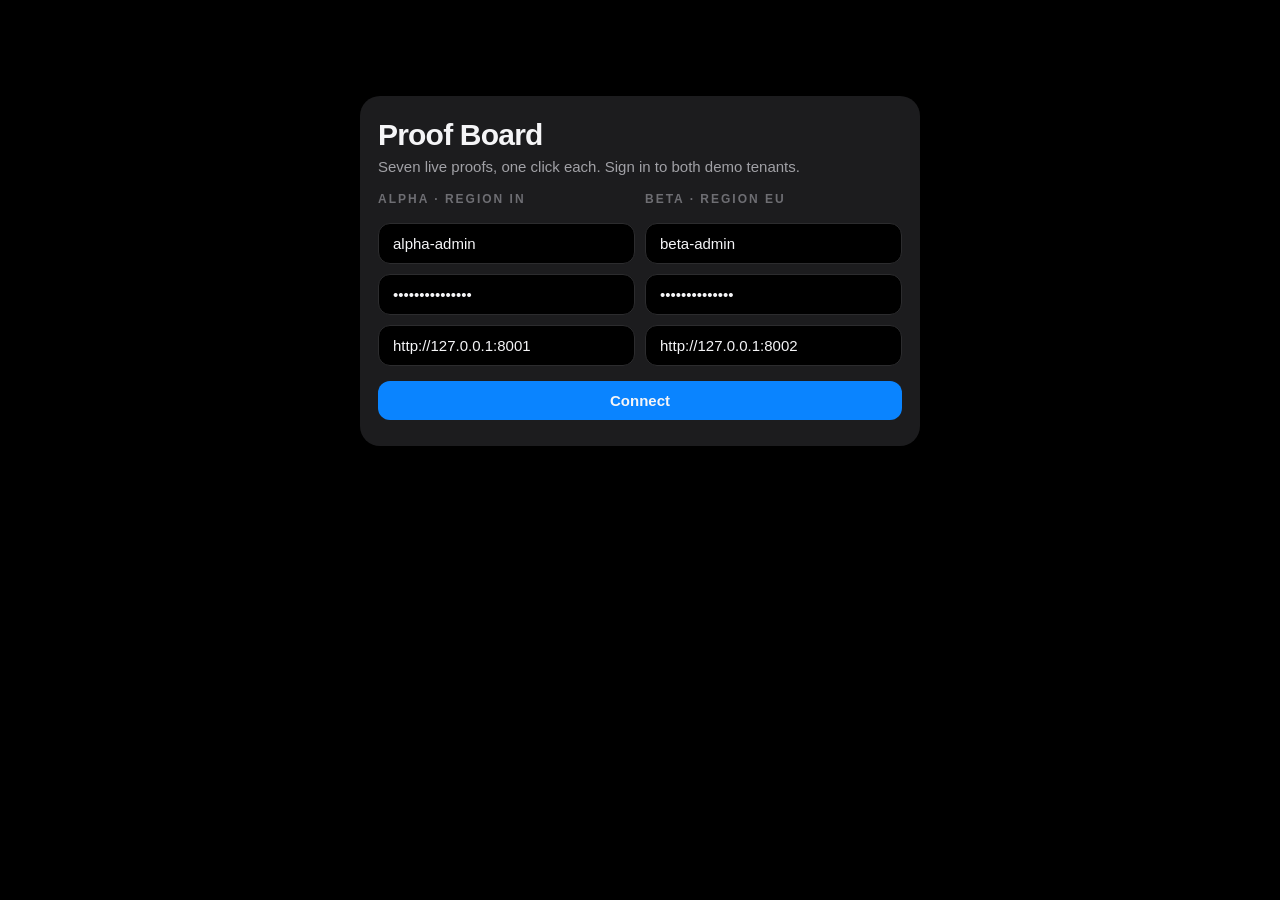
<file: platform/saas/ui/demo.html>
<!doctype html><html lang="en"><head><meta charset="utf-8"><meta name="viewport" content="width=device-width,initial-scale=1">
<title>Proof Board · CICADA</title>
<style>
:root{--bg:#000;--card:#1c1c1e;--line:#2c2c2e;--t:#f5f5f7;--g:#a1a1a6;--g2:#6e6e73;--blue:#0a84ff;--green:#30d158;--orange:#ff9f0a;--red:#ff453a;--teal:#64d2ff}
*{box-sizing:border-box}body{margin:0;background:var(--bg);color:var(--t);font:15px/1.4 -apple-system,BlinkMacSystemFont,"SF Pro Text","Segoe UI",Arial,sans-serif;padding:24px 32px 48px;max-width:1500px;margin:auto}
h1{font-size:30px;letter-spacing:-.8px;margin:0}h2{font-size:12px;letter-spacing:2px;color:var(--g2);margin:0 0 10px;font-weight:700}h3{margin:0;font-size:19px;letter-spacing:-.3px}
.sub{color:var(--g)}.small{color:var(--g);font-size:13px}.mono{font-family:ui-monospace,Menlo,Consolas,monospace}.card{background:var(--card);border-radius:20px;padding:18px;min-width:0}
.top{display:flex;align-items:center;gap:14px;margin-bottom:16px;flex-wrap:wrap}.sp{flex:1}.pill{display:inline-block;padding:3px 10px;border-radius:99px;font-size:12px;font-weight:700;color:#000;background:var(--g2)}
.pass{background:var(--green)}.fail{background:var(--red);color:#fff}.run{background:var(--orange)}.idle{background:var(--line);color:var(--g)}
button,input{font:inherit;border-radius:12px;border:1px solid var(--line);background:#000;color:var(--t);padding:9px 14px}button{background:var(--blue);border:0;cursor:pointer;font-weight:600}button:disabled{opacity:.4;cursor:default}button.sec{background:var(--line)}
#login{max-width:560px;margin:8vh auto}#login input{width:100%;margin:5px 0}.row2{display:grid;grid-template-columns:1fr 1fr;gap:10px}
#trust{display:grid;grid-template-columns:repeat(7,1fr);gap:10px;margin-bottom:14px}.tile{background:var(--card);border-radius:16px;padding:12px 14px}.tile b{display:block;font-size:24px;letter-spacing:-.8px}.tile span{font-size:11px;color:var(--g2);letter-spacing:1px;font-weight:700}
.grid{display:grid;grid-template-columns:1fr 1fr;gap:14px}.head{display:flex;gap:10px;align-items:center;margin-bottom:6px}.num{width:30px;height:30px;border-radius:50%;background:var(--blue);display:grid;place-items:center;font-weight:800;flex:none}
ol.steps{list-style:none;margin:10px 0;padding:0}ol.steps li{display:flex;gap:8px;padding:5px 0;border-top:1px solid var(--line);font-size:14px}.ic{width:18px;font-style:normal;font-weight:800;flex:none}li.ok .ic{color:var(--green)}li.bad .ic{color:var(--red)}li.run .ic{color:var(--orange)}li .dt{margin-left:auto;text-align:right;max-width:55%}
.ev{margin-top:8px}.cols{display:grid;grid-template-columns:1fr 1fr;gap:8px}.box{border-radius:12px;padding:9px 10px;font:11px/1.45 ui-monospace,Menlo,monospace;white-space:pre-wrap;word-break:break-all;max-height:230px;overflow:auto}
.rawb{background:#2a1218;border:1px solid var(--red)}.outb{background:#0e2418;border:1px solid var(--green)}.sec{background:var(--red);color:#fff;border-radius:3px;padding:0 2px;font-weight:800}
.tl{font:12px/1.6 ui-monospace,Menlo,monospace}.tl div{border-top:1px solid var(--line);padding:2px 0}.bar{height:7px;border-radius:4px;background:var(--line);overflow:hidden}.bar i{display:block;height:100%;background:var(--green)}
table{width:100%;border-collapse:collapse}td,th{padding:5px 6px;text-align:left;border-top:1px solid var(--line);font-size:12.5px}th{color:var(--g2);font-size:10.5px;letter-spacing:1px;border:0}
details{margin-top:8px;color:var(--g);font-size:13px}summary{cursor:pointer;color:var(--g2)}.ok{color:var(--green)}.bad{color:var(--red)}.warn{color:var(--orange)}
#sum{font-weight:800;font-size:15px}kbd{background:var(--line);border-radius:5px;padding:1px 6px;font-size:12px}
@media (max-width:1100px){.grid{grid-template-columns:1fr}#trust{grid-template-columns:repeat(3,1fr)}}
</style></head><body>

<div id="login" class="card"><h1>Proof Board</h1><div class="sub" style="margin-bottom:14px">Seven live proofs, one click each. Sign in to both demo tenants.</div>
<div class="row2"><div><h2>ALPHA · REGION IN</h2><input id="au" value="alpha-admin"><input id="ap" type="password" value="alpha-demo-pass"><input id="ac" value="http://127.0.0.1:8001" title="alpha collector"></div>
<div><h2>BETA · REGION EU</h2><input id="bu" value="beta-admin"><input id="bp" type="password" value="beta-demo-pass"><input id="bc" value="http://127.0.0.1:8002" title="beta collector"></div></div>
<button id="go" style="width:100%;margin-top:10px">Connect</button><div id="err" class="bad small" style="margin-top:8px"></div></div>

<div id="board" hidden>
<div class="top"><h1>Proof Board</h1><span class="sub" id="who"></span><span class="sp"></span><span class="small mono" id="clock">0:00</span>
<span id="sum" class="mono">0/9</span><button id="core" title="C">Run core 4 <kbd>C</kbd></button><button id="all" title="R">Run all proofs <kbd>R</kbd></button><button id="rst" class="sec">Reset</button></div>
<div id="trust"></div>
<div class="grid" id="cards"></div>
<div class="small" style="margin-top:14px">Synthetic data: the healthy feed and every fault are generated locally and labelled as such. Remediation is a simulation; nothing real is touched. Keys <kbd>1</kbd>–<kbd>7</kbd> run a single proof.</div>
</div>

<script>
const $=id=>document.getElementById(id),esc=s=>String(s??"").replace(/[&<>"]/g,c=>({"&":"&amp;","<":"&lt;",">":"&gt;",'"':"&quot;"}[c])),sleep=ms=>new Promise(r=>setTimeout(r,ms));
const S={a:{},b:{}};let T0=null;
async function saas(s,path,method="GET",body){const r=await fetch(path,{method,headers:{"Content-Type":"application/json",Authorization:"Bearer "+s.tok},body:body===undefined?undefined:JSON.stringify(body)});let j=null;try{j=await r.json()}catch(e){}return{status:r.status,ok:r.ok,j}}
async function col(s,path,method="GET"){const r=await fetch(s.col+path,{method,headers:method==="GET"?{}:{"X-Chaos":"1"}});if(!r.ok)throw new Error("collector "+path.split("?")[0]+" returned "+r.status);return r.json()}
async function login(s,u,p){const r=await fetch("/api/login",{method:"POST",headers:{"Content-Type":"application/json"},body:JSON.stringify({username:u,password:p})});const j=await r.json();if(!r.ok)throw new Error(j.detail||"login failed");Object.assign(s,{tok:j.token,tenant:j.tenant_id,region:j.region,user:j.username,role:j.role})}

const DEFS=[
 {id:1,t:"A secret never leaves the customer network",say:"We inject a log line with three fake credentials. The raw line stays in the collector. What crosses the wire is a schema allow-list, and the SaaS holds exactly those bytes: same SHA-256.",fb:"If the SaaS step times out: open the collector panel (port 8001) and show raw next to outbound; the credentials only appear on the raw side."},
 {id:2,t:"A network cut loses nothing",say:"We cut the network for 40 seconds. The SaaS honestly marks the nodes stale, the collector keeps buffering to disk, and when the link returns every payload arrives once. The ledger is compared id by id and hash by hash.",fb:"Takes about 70 s. Talk through the timeline while it runs. If it fails, run python3 tools/verify_delivery.py for the same exact comparison."},
 {id:3,t:"AIOps names the root cause and proposes a safe fix",say:"A database CPU spike and application latency arrive together. The detector uses each node's own baseline (z-score), correlates alerts through the dependency map, ranks the root with explained weights, and proposes a fix the twin predicts will help. Approval is human; execution is simulated.",fb:"If no incident appears: press Prime baselines in the tile above, then run again. Remember the first proof run needs warm detectors."},
 {id:4,t:"Tenants and regions are isolated, and tampering is refused",say:"Beta (EU) is signed in next to alpha (IN). Beta asking for alpha's payload, node or incident gets the same answer as for something that does not exist. A payload claiming another tenant, or an edited copy of a delivered one, is rejected by the SaaS.",fb:"If a rejection step shows nothing sent yet, run proof 1 first so the collector has a delivered payload to copy."}
 ,{id:5,t:"Dependencies are learned from telemetry, and a human approves them",say:"Nobody tells the platform how the nodes depend on each other. It looks at which node deviates first, failure after failure, and tests whether that order could be chance. We inject six cascades with the declared map out of the loop: it rediscovers app depends on db depends on net, with the evidence for each edge. A suggestion changes nothing until an admin accepts it.",fb:"If an edge is missing, press 5 again (the SaaS needs the history delivered first). Nodes that start at the same moment are listed as undirected: the platform will not guess an order."}
 ,{id:6,t:"Many small deviations, one alert: nothing crosses a single-metric limit",say:"Memory, latency, packet loss and bandwidth each drift about 2.6 standard deviations. No single-metric threshold fires, and no per-metric z-score alert would. The multivariate detector scores the whole vector against the node's own mean and covariance (Mahalanobis distance) and the limit is a probability, 0.1 % per sample, not a guess. It opens one anomaly that says which metrics moved together.",fb:"If nothing opens: detectors need 40 clean samples (the board primes them). If a single-metric anomaly opened instead, the drift was too strong for this feed: press Reset and run again."}
 ,{id:7,t:"Ask the platform in plain English; every answer cites its records",say:"No language model: the question is parsed by rules and the answer is a template filled from this tenant's own incident data, so it is instant, offline, deterministic and cannot invent a fact. We ask what is wrong, why, what to do, then something it cannot know. Each answer is checked here against the incident API, and the other tenant gets nothing of ours.",fb:"If there is no incident to ask about, the proof injects one (about 15 s). A question it cannot parse gets a list of what it can answer, never a guess."}
 ,{id:8,t:"A real action, only with two keys, and the telemetry confirms it",say:"Until now remediation was a simulation. Here the SaaS queues a signed command; the customer's own collector re-verifies it and acts only because its owner switched the actuator on. A fault that does not clear by itself is injected on app-01, an admin approves the proposed fix, the collector scales it out, and the verdict comes from the node's own telemetry afterwards, not from a model. The other tenant's collector has its actuator off, so it offers nothing.",fb:"Takes about 90 s (verification waits 45 s on purpose). If it fails early, check that the alpha collector was started with ACTUATOR=calm (demo.py up does). The proof puts the tenant back on the simulator when it ends."}
 ,{id:9,t:"Did the fix cause the recovery, or was the node healing itself?",say:"A before/after check credits every action that happens to precede a recovery. Here a CPU fault on net-01 fades on its own while an admin approves a (simulated) fix. The platform fits the node's pre-action trend, predicts what it would have done alone, and refuses to credit the action. Proof 8 shows the opposite case: a recovery that beats its own trend is credited.",fb:"Takes about 2 min. The attribution is a statistical estimate under stated assumptions (linear trend, higher is worse, peers unaffected), not a proof; with too little history it says inconclusive."}
];
$("cards").innerHTML=DEFS.map(d=>`<div class="card" id="p${d.id}"><div class="head"><span class="num">${d.id}</span><h3>${d.t}</h3><span class="sp"></span><span class="dur small mono"></span><span class="pill idle v">READY</span><button class="b" data-n="${d.id}">Run</button></div>
<ol class="steps"></ol><div class="ev"></div><details><summary>Say this · if it fails</summary><p>${esc(d.say)}</p><p class="warn">${esc(d.fb)}</p></details></div>`).join("");

function C(n){const c=$("p"+n),st=c.querySelector(".steps"),ev=c.querySelector(".ev"),v=c.querySelector(".v");return{
 reset(){st.innerHTML="";ev.innerHTML="";v.className="pill idle v";v.textContent="READY"},
 running(){v.className="pill run v";v.textContent="RUNNING"},
 step(t){const li=document.createElement("li");li.className="run";li.innerHTML=`<i class="ic">…</i><span>${esc(t)}</span><span class="dt small"></span>`;st.appendChild(li);const set=(k,i,d)=>{li.className=k;li.querySelector(".ic").textContent=i;if(d!==undefined)li.querySelector(".dt").textContent=d};
  return{ok:d=>set("ok","✓",d),fail:d=>set("bad","✗",d),info:d=>{li.querySelector(".dt").textContent=d}}},
 ev(h){ev.innerHTML=h},evEl:ev,
 verdict(p,t){v.className="pill "+(p?"pass":"fail")+" v";v.textContent=p?"PROOF HOLDS":"FAILED";if(t)this.step(t).fail("")}}}

const bar=(v,c)=>`<div class="bar"><i style="width:${Math.round(Math.min(1,Math.max(0,v))*100)}%;background:${c||"var(--green)"}"></i></div>`;
const SECRETS=["Hunter2","ghp_FAKEFAKEFAKE1234","sk-proj-9988221100"],RAWLINE="deploy password=Hunter2 token=ghp_FAKEFAKEFAKE1234 api_key=sk-proj-9988221100";

async function p1(c){
 let s=c.step("Inject a log line with 3 fake credentials into the alpha collector");
 const r=await col(S.a,"/api/chaos/scenario/secret","POST");
 s.ok(`seen locally ${r.secrets_seen_locally} · payloads ${r.payloads_emitted}`);
 const e=(r.evidence||[]).find(x=>x.outbound);if(!e){c.verdict(false,"collector returned no outbound evidence");return false}
 s=c.step("Scan the exact outbound JSON for each credential");const txt=JSON.stringify(e.outbound),leaks=SECRETS.filter(x=>txt.includes(x));
 leaks.length?s.fail("LEAK: "+leaks.join(", ")):s.ok(`0 of 3 present in ${txt.length} bytes`);
 const raw=esc(RAWLINE).replace(/Hunter2|ghp_FAKEFAKEFAKE1234|sk-proj-9988221100/g,m=>`<span class="sec">${m}</span>`);
 c.ev(`<div class="cols"><div><div class="small bad">RAW · collector only</div><div class="box rawb">${raw}</div></div><div><div class="small ok">OUTBOUND · what crossed the wire</div><div class="box outb">${esc(JSON.stringify(e.outbound,null,1))}</div></div></div>`);
 s=c.step("Ask the SaaS for that payload and compare SHA-256");let l=null;
 for(let i=0;i<14&&!(l&&l.complete);i++){await sleep(1000);const q=await saas(S.a,"/api/tracker/payload/"+e.payload_id);l=q.ok?q.j:null}
 const same=!!l&&l.sha256===e.sha256;same?s.ok(`identical ${e.sha256.slice(0,16)}… · `+((l.hops||[]).map(h=>h.ms+"ms").join(" → "))):s.fail(l?"hash differs":"SaaS never received it");
 return !leaks.length&&same&&r.secrets_seen_locally>=1}

async function p2(c){
 let s=c.step("Cut the alpha collector's network for 40 s");const t0=Date.now();await col(S.a,"/api/chaos/scenario/outage?seconds=40","POST");s.ok("outage started");
 const tl=[];const log=(t,x)=>{tl.push(`<div>+${String(t).padStart(2," ")} s  ${esc(x)}</div>`);c.ev(`<div class="tl">${tl.join("")}</div>`)};
 let off=null,poor=null,back=null,peak=0;const live=c.step("Watching both sides every second");
 while(Date.now()-t0<115000){await sleep(1000);const t=Math.round((Date.now()-t0)/1000),cs=await col(S.a,"/api/chaos/status");peak=Math.max(peak,cs.queue_depth);
  if(!off&&cs.mode==="OFFLINE"){off=t;log(t,"collector OFFLINE · buffering to the local outbox")}
  const f=(await saas(S.a,"/api/fleet")).j,bad=f&&f.nodes.some(n=>n.stale||n.state==="POOR");
  if(!poor&&bad){poor=t;log(t,"SaaS marks the nodes stale / POOR (30 s silence rule)")}
  live.info(`queue ${cs.queue_depth} · ${cs.mode}`);
  if(off&&cs.mode==="ONLINE"&&cs.outage_remaining_s===0&&cs.queue_depth===0){back=t;log(t,`link back · outbox drained (peak ${peak} queued)`);break}}
 live.ok(back?`recovered at +${back} s`:"did not recover in time");if(!back)return false;
 let s2=c.step("Compare the collector's ledger with the SaaS store, id by id and hash by hash");
 await sleep(1500);const led=await col(S.a,"/api/chaos/ledger"),rec=(await saas(S.a,"/api/tracker/reconcile","POST",{sent:led})).j;
 rec&&rec.ok&&!rec.duplicate_claims?s2.ok(`${rec.claimed} delivered · missing ${rec.missing_count} · hash mismatch ${rec.hash_mismatch_count} · duplicates ${rec.duplicates_stored}`):s2.fail(JSON.stringify(rec).slice(0,90));
 log(back,`ledger reconciled: ${rec.claimed} sent, ${rec.missing_count} missing, ${rec.hash_mismatch_count} mismatched`);
 return !!poor&&peak>0&&!!rec&&rec.ok&&rec.missing_count===0&&rec.claimed>0}

let FIX=null;
async function warmCheck(){const f=(await saas(S.a,"/api/fleet")).j;if(!f||!f.nodes.length)return{n:0,warm:false};const b=(await saas(S.a,"/api/aiops/baselines/"+f.nodes[0].node)).j;return{n:b?b.cpu.n:0,warm:!!(b&&b.cpu.warm)}}
async function prime(){await col(S.a,"/api/chaos/scenario/prime?ticks=40","POST");await sleep(5000);await saas(S.a,"/api/aiops/baselines/rebuild","POST");for(let i=0;i<14;i++){await sleep(1000);if((await warmCheck()).warm)return true}return false}
async function p3(c){
 FIX=null;let s=c.step("Detectors need a warm baseline");let w=await warmCheck();
 if(!w.warm){s.info("priming with 40 calm samples…");if(!await prime()){s.fail("baselines not warm");return false}}s.ok("warm");
 s=c.step("Wait for a calm fleet (no open incident from earlier runs)");let calm=false;
 for(let i=0;i<45&&!calm;i++){const l=(await saas(S.a,"/api/incidents?limit=20")).j||[];calm=!l.some(x=>x.status==="open");if(!calm)await sleep(1000)}calm?s.ok("calm"):s.fail("an earlier incident is still open");
 const t0=Date.now()/1000;s=c.step("Inject a DB CPU spike with app-01 latency (6 ticks)");const r=await col(S.a,"/api/chaos/scenario/incident?ticks=6","POST");s.ok(`${r.payloads_emitted} payloads`);
 s=c.step("Wait for the incident and its root cause");let inc=null;
 for(let i=0;i<30&&!inc;i++){await sleep(1000);const l=(await saas(S.a,"/api/incidents?limit=10")).j||[];inc=l.find(x=>x.status==="open"&&x.root_label==="db-01"&&x.last_ts>=t0-60)||null}
 if(!inc){s.fail("no incident opened");return false}
 let d=(await saas(S.a,"/api/incidents/"+inc.id)).j;s.ok(`${d.ref}: ${d.root_label} · ${Math.round(d.confidence*100)}% · ${((Date.now()/1000)-t0).toFixed(1)} s`);
 s=c.step("Show the evidence: z-scores against each node's own baseline");const an=((await saas(S.a,"/api/aiops/anomalies?state=open&limit=30")).j||[]).filter(a=>a.detected_ts>=t0-60).sort((x,y)=>Math.abs(y.z)-Math.abs(x.z)).slice(0,6);
 an.length?s.ok(`${an.length} anomalies · max |z| ${Math.abs(an[0].z).toFixed(1)}`):s.fail("none");
 s=c.step("Wait for a drafted fix and its digital-twin prediction");let rem=null;
 for(let i=0;i<16&&!rem;i++){d=(await saas(S.a,"/api/incidents/"+inc.id)).j;rem=(d.remediations||[]).find(x=>x.status==="pending_approval"&&x.reversible)||null;if(!rem)await sleep(1000)}
 const rec=(d.recommendations||[])[0];rem?s.ok(`${rem.action||"fix"} · ${rem.risk||""} risk`):s.fail("none drafted (policy cooldown after a recent approval?)");
 const f=(d.explanation.factors||[]).map(x=>`<tr><td>${esc(x.name)}</td><td style="width:40%">${bar(x.value)}</td><td class="mono">${x.contribution.toFixed(2)}</td><td class="small">${esc(x.note)}</td></tr>`).join("");
 const chain=(d.explanation.chain||[]).map(x=>`<b>${esc(x.label)}</b>${x.role==="root"?' <span class="pill fail">ROOT</span>':""}`).join(' &nbsp;←&nbsp; ');
 c.ev(`<div class="small">${esc(d.summary)}</div><div style="margin:6px 0">${chain}</div><table><tr><th>FACTOR</th><th></th><th>PTS</th><th></th></tr>${f}</table>
  <table style="margin-top:6px"><tr><th>NODE</th><th>METRIC</th><th>VALUE</th><th>BASELINE</th><th>z</th></tr>${an.map(a=>`<tr><td>${esc(a.label)}</td><td>${esc(a.metric_label||a.metric)}</td><td class="mono">${a.value}</td><td class="mono">${(+a.mean).toFixed(1)} ± ${(+a.sigma).toFixed(1)}</td><td class="mono bad">${(+a.z).toFixed(1)}</td></tr>`).join("")}</table>
  <div style="margin-top:8px">${rec?`<b>${esc(rec.title)}</b> <span class="small">risk ${esc(rec.risk)} · confidence ${Math.round(rec.confidence*100)}% · twin predicts <b class="ok">${esc(rec.predicted&&rec.predicted.state||"")}</b> (an estimate)</span>`:""}</div>
  <div style="margin-top:8px"><button id="fxa" ${rem?"":"disabled"}>Approve (simulated)</button> <button id="fxr" class="sec" disabled>Roll back</button> <span id="fxs" class="small"></span></div>`);
 FIX=rem;$("fxa").onclick=async()=>{const q=await saas(S.a,`/api/remediation/${rem.id}/approve`,"POST",{});$("fxs").textContent=q.ok?`${q.j.status} — SIMULATION, nothing real was touched`:"refused: "+(q.j&&q.j.detail);$("fxr").disabled=!q.ok;$("fxa").disabled=true};
 $("fxr").onclick=async()=>{const q=await saas(S.a,`/api/remediation/${rem.id}/rollback`,"POST",{});$("fxs").textContent=q.ok?q.j.status:"refused: "+(q.j&&q.j.detail);$("fxr").disabled=true};
 return d.root_label==="db-01"&&(d.explanation.factors||[]).length>0&&an.some(a=>Math.abs(a.z)>=3)&&!!rec}

async function p4(c){
 let s=c.step("Both tenants sign in; each sees only its own nodes");const [fa,fb]=await Promise.all([saas(S.a,"/api/fleet"),saas(S.b,"/api/fleet")]);
 const na=new Set(fa.j.nodes.map(n=>n.node)),nb=new Set(fb.j.nodes.map(n=>n.node)),shared=[...na].filter(x=>nb.has(x));
 !shared.length&&na.size&&nb.size?s.ok(`alpha ${na.size} nodes (${S.a.region.toUpperCase()}) · beta ${nb.size} nodes (${S.b.region.toUpperCase()}) · shared 0`):s.fail("overlap or empty");
 s=c.step("Beta asks for alpha's payload, node history and incident");const rp=(await saas(S.a,"/api/tracker/recent?limit=1")).j[0],ri=((await saas(S.a,"/api/incidents?limit=1")).j||[])[0],ghost=await saas(S.b,"/api/tracker/payload/00000000-0000-4000-8000-000000000000");
 const q=[await saas(S.b,"/api/tracker/payload/"+rp.payload_id),await saas(S.b,"/api/nodes/"+[...na][0]+"/history")];if(ri)q.push(await saas(S.b,"/api/incidents/"+ri.id));
 const none=x=>x.status===404||(x.ok&&Array.isArray(x.j)&&!x.j.length),alike=q.every(none)&&ghost.status===404;
 const lab=x=>x.status===404?"404":(none(x)?"0 rows":"LEAK "+x.status);
 alike?s.ok(`${q.map(lab).join(" · ")} · payloads answer 404, as for one that never existed`):s.fail(q.map(lab).join(" · "));
 const rj=x=>((x.saas_response||{}).rejected||[])[0],refuse=async(label,kind,why)=>{const st=c.step(label),x=await col(S.a,"/api/chaos/scenario/corrupt?kind="+kind,"POST"),r=rj(x),ok=!!r&&r.reason.startsWith(why);ok?st.ok("refused · "+r.reason.slice(0,60)):st.fail(JSON.stringify(x).slice(0,80));return ok};
 const ra=await refuse("Alpha sends a payload that claims another tenant","tenant","tenant_mismatch"),rb=await refuse("Alpha sends an edited copy of a delivered payload","tamper","payload_id_conflict"),rc=await refuse("Alpha adds a field outside the allow-list","extra","schema");
 c.ev(`<table><tr><th></th><th>TENANT</th><th>REGION</th><th>STORE</th></tr><tr><td>alpha</td><td class="mono">${esc(S.a.tenant)}</td><td>${S.a.region.toUpperCase()}</td><td class="mono">saas_${S.a.region}.db</td></tr><tr><td>beta</td><td class="mono">${esc(S.b.tenant)}</td><td>${S.b.region.toUpperCase()}</td><td class="mono">saas_${S.b.region}.db</td></tr></table>`);
 return !shared.length&&alike&&ra&&rb&&rc}

async function p5(c){
 let s=c.step("Inject 6 back-dated failures: net-01 degrades first, db-01 5 s later, app-01 10 s later");
 const x=await col(S.a,"/api/chaos/scenario/cascade?ticks=6","POST");s.ok(`${x.payloads_emitted} payloads emitted · the declared map is not consulted`);
 s=c.step("The SaaS learns the order of failures from its stored telemetry");let r=null;const found=r=>r&&r.declared.length&&r.declared.every(d=>d.seen);
 const tot=r=>r?Object.values(r.episodes).reduce((a,b)=>a+b,0):0;let prev=-1,same=0;
 for(let i=0;i<40;i++){await sleep(i?2000:500);r=(await saas(S.a,"/api/aiops/topology/learned")).j;const t=tot(r);if(found(r)&&(t>=18||(t===prev&&++same>=2)))break;prev=t}
 const ok=!!found(r);ok?s.ok(`${r.edges.length} edges from ${Object.values(r.episodes).reduce((a,b)=>a+b,0)} failure episodes`):s.fail("history not delivered yet");
 if(!r)return false;
 s=c.step("Every declared dependency is rediscovered, none contradicted");const bad=r.edges.filter(e=>e.status==="contradicts"),conf=r.edges.filter(e=>e.status==="confirmed");
 ok&&!bad.length?s.ok(`${conf.length} confirmed · ${r.edges.filter(e=>e.status==="new").length} new · ${bad.length} contradicting`):s.fail(bad.length?"contradicts: "+bad.map(e=>e.up_label+"→"+e.dep_label).join(", "):"missing");
 s=c.step("Direction is only claimed when it can be defended");const und=r.undirected.filter(u=>u.ties);s.ok(`${und.length?und.map(u=>u.labels.join(" & ")).join(", ")+" start together: listed, no direction guessed · ":""}${r.indirect.length} skip-level edge(s) dropped as explained by the chain`);
 c.ev(`<table><tr><th>UPSTREAM</th><th></th><th>DEPENDENT</th><th>ORDERED</th><th>P</th><th>LIFT</th><th>LAG</th><th>VS MAP</th><th>DECISION</th></tr>${r.edges.map(e=>`<tr><td>${esc(e.up_label)}</td><td class="arr">→</td><td>${esc(e.dep_label)}</td><td class="mono">${e.forward}/${e.support}</td><td class="mono">${e.p}</td><td class="mono">${e.lift??"–"}×</td><td class="mono">${e.lag_s??"–"} s</td><td>${e.status}</td><td>${e.decision||"suggested"}</td></tr>`).join("")}</table><div class="small" style="margin-top:6px">P: chance that failures would line up in this order by luck (sign test). LIFT: how much more often they co-occur than two unrelated nodes would. Only an admin-accepted edge changes root-cause analysis.</div>`);
 return ok&&!bad.length&&conf.length>0}

async function p6(c){
 let s=c.step("Joint detectors are warm (40 clean samples per node)");const jw=async()=>{const j=(await saas(S.a,"/api/aiops/joint")).j||{},k=Object.values(j);return k.length>0&&k.every(x=>x.warm)};
 if(!await jw()){s.info("priming with 40 calm samples…");let ok=false;await prime();for(let i=0;i<14&&!ok;i++){ok=await jw();if(!ok)await sleep(1000)}if(!ok){s.fail("not warm");return false}}s.ok("warm");
 s=c.step("Wait for a calm fleet");let calm=false;for(let i=0;i<45&&!calm;i++){const l=(await saas(S.a,"/api/incidents?limit=20")).j||[];calm=!l.some(x=>x.status==="open");if(!calm)await sleep(1000)}calm?s.ok("calm"):s.fail("an earlier incident is still open");
 const t0=Date.now()/1000;s=c.step("Drift db-01: memory, latency, loss and bandwidth each about 2.6σ off (6 ticks, about 30 s)");const r=await col(S.a,"/api/chaos/scenario/drift?ticks=6","POST");s.ok(`${r.payloads_emitted} payloads · none past its own limit`);
 s=c.step("Wait for the joint anomaly");let j=null,all=[];
 for(let i=0;i<45&&!j;i++){await sleep(1000);all=(await saas(S.a,"/api/aiops/anomalies?state=open&limit=30")).j||[];j=all.find(a=>a.metric==="joint"&&a.label==="db-01"&&a.detected_ts>=t0-60)||null}
 if(!j){s.fail("no joint anomaly");return false}s.ok(`opened ${((Date.now()/1000)-t0).toFixed(1)} s after injection`);
 const det=JSON.parse(j.detail||"{}"),parts=Object.entries(det.contrib||{}).sort((a,b)=>Math.abs(b[1])-Math.abs(a[1])),mx=Math.max(...parts.map(p=>Math.abs(p[1])));
 s=c.step("No single metric is anomalous on its own");const single=all.filter(a=>a.label==="db-01"&&a.metric!=="joint");
 !single.length&&mx<3?s.ok(`0 single-metric anomalies · largest |z| ${mx.toFixed(1)} < 3`):s.fail(single.map(a=>a.metric).join(", ")||"a metric exceeds 3σ");
 const inc=((await saas(S.a,"/api/incidents?limit=10")).j||[]).find(x=>x.status==="open"&&x.root_label==="db-01");
 c.ev(`<table><tr><th>METRIC</th><th>VS ITS BASELINE</th><th></th></tr>${parts.map(([m,z])=>`<tr><td>${esc(m)}</td><td class="mono">${z>0?"+":""}${z.toFixed(1)}σ</td><td style="width:50%">${bar(Math.abs(z)/3,Math.abs(z)<3?"var(--green)":"var(--red)")}</td></tr>`).join("")}</table>
  <div style="margin-top:8px"><b>Together:</b> distance² ${det.d2} against a limit of ${det.threshold_d2} (chi-square, p &lt; ${det.alpha}) · ${inc?esc(inc.title):"anomaly raised"}</div>
  <div class="small" style="margin-top:4px">Green bars: each metric is inside its own ±3σ band. The joint distance is what is improbable.</div>`);
 return !single.length&&mx<3&&det.d2>det.threshold_d2}

async function p7(c){
 const ask=(S_,q)=>saas(S_,"/api/ask","POST",{question:q}).then(x=>x.j);
 let s=c.step("There is an incident to ask about");let l=(await saas(S.a,"/api/incidents?limit=5")).j||[];
 if(!l.length){s.info("injecting one…");await col(S.a,"/api/chaos/scenario/incident?ticks=6","POST");for(let i=0;i<30&&!l.length;i++){await sleep(1000);l=(await saas(S.a,"/api/incidents?limit=5")).j||[]}}
 if(!l.length){s.fail("none");return false}const inc=l.find(x=>x.status==="open")||l[0];s.ok(`${inc.ref} (${inc.status}) · root ${inc.root_label}`);
 const rows=[],chk=(ok,t)=>rows.push([ok,t]);
 s=c.step("“What is wrong right now?”");let a=await ask(S.a,"What is wrong right now?");const open=((await saas(S.a,"/api/incidents?status=open&limit=50")).j||[]);
 const okA=a.intent==="open"&&(open.length?open.every(i=>a.answer.includes(i.ref)&&a.cites.some(c=>c.id===i.id)):/No incident is open/.test(a.answer));okA?s.ok(open.length?open.map(i=>i.ref).join(", ")+" named and cited":"correctly says nothing is open"):s.fail(a.answer);chk(okA,a.answer);
 s=c.step(`“Why did ${inc.root_label} fail?”`);const w=await ask(S.a,`Why did ${inc.root_label} fail?`);
 const okW=w.intent==="why"&&w.answer.includes(inc.root_label)&&w.facts.root===inc.root_label&&w.answer.includes(Math.round(inc.confidence*100)+"%")&&w.cites.some(c=>c.id===inc.id);okW?s.ok(`root ${w.facts.root}, ${w.facts.confidence_pct}% · matches the incident record`):s.fail(w.answer);chk(okW,w.answer);
 s=c.step(`“What should I do about ${inc.ref}?”`);const f=await ask(S.a,`What should I do about ${inc.ref}?`);const okF=f.intent==="fix"&&f.cites.some(c=>c.id===inc.id)&&(inc.status!=="open"?/no action is needed/.test(f.answer):/recommends|no safe automated action/.test(f.answer));okF?s.ok("grounded in the recommendation list"):s.fail(f.answer);chk(okF,f.answer);
 s=c.step("A question it cannot know: “What is the weather in Paris?”");const u=await ask(S.a,"What is the weather in Paris?");const okU=u.intent==="unsupported"&&!u.cites.length&&!Object.keys(u.facts).length;okU?s.ok("declines, lists what it can answer, cites nothing"):s.fail(u.answer);chk(okU,u.answer);
 s=c.step("The other tenant asks the same about our node");const b=await ask(S.b,`Why did ${inc.root_label} fail?`);const okB=b.intent==="unknown_node"&&!b.cites.length&&!b.answer.includes(inc.title);okB?s.ok("beta: “I do not know a node called "+inc.root_label+"”"):s.fail(b.answer);chk(okB,b.answer);
 c.ev(`<table>${rows.map(([ok,t])=>`<tr><td style="width:22px" class="${ok?"ok":"bad"}">${ok?"✓":"✗"}</td><td class="small">${esc(t)}</td></tr>`).join("")}</table><div class="small" style="margin-top:6px">Rules, not a model: instant, offline, deterministic. Try it live in the Tracker, Incidents tab.</div>`);
 return rows.every(r=>r[0])}

async function p8(c){
 const put=m=>saas(S.a,"/api/remediation/config","PUT",{actuator:m});let id=null;
 try{
 let s=c.step("Each collector declares what it can do; the customer's switch decides");const a0=(await saas(S.a,"/api/actuator")).j,b0=(await saas(S.b,"/api/actuator")).j;
 const okC=a0&&a0.online&&a0.capabilities.includes("scale_out")&&b0&&b0.online&&b0.capabilities.length===0&&a0.mode==="simulation";
 okC?s.ok(`alpha offers ${a0.capabilities.length} actions · beta offers none (actuator off) · both tenants still on the simulator`):s.fail(JSON.stringify([a0&&a0.capabilities,b0&&b0.capabilities,a0&&a0.mode]));if(!okC)return false;
 s=c.step("Wait for a calm fleet");let calm=false;for(let i=0;i<45&&!calm;i++){const l=(await saas(S.a,"/api/incidents?limit=20")).j||[];calm=!l.some(x=>x.status==="open");if(!calm)await sleep(1000)}calm?s.ok("calm"):s.fail("an earlier incident is still open");
 s=c.step("Tenant admin chooses the real actuator (the other key)");let r=await put("collector");r.ok&&r.j.actuator==="collector"?s.ok("actuator = collector · every action still needs a human"):s.fail(r.status);
 const t0=Date.now()/1000;s=c.step("Inject a sustained CPU fault on app-01 (it only ends when something is done)");await col(S.a,"/api/chaos/scenario/fault","POST");s.ok("fault active");
 s=c.step("Wait for the incident and the proposed fix");let rem=null;
 for(let i=0;i<60&&!rem;i++){await sleep(1000);const l=(await saas(S.a,"/api/remediation?status=pending_approval&limit=20")).j||[];rem=l.find(x=>x.label==="app-01"&&x.action==="scale_out")||null}
 if(!rem){s.fail("no scale-out proposal for app-01");return false}id=rem.id;s.ok(`REM-${rem.id}: ${rem.action} on ${rem.label} · policy: ${rem.policy.decision}`);
 s=c.step("Let the fault run 30 s first: a counterfactual needs history to judge it against");{const w=Math.max(0,32-(Date.now()/1000-t0));if(w>0)await sleep(w*1000)}s.ok("30 s of pre-action samples");
 s=c.step("Admin approves; the SaaS queues a signed command");const ap=await saas(S.a,"/api/remediation/"+id+"/approve","POST",{note:"proof 8"});
 const ref=ap.j&&ap.j.verdict&&ap.j.verdict.actuator&&ap.j.verdict.actuator.ref;ap.ok&&ap.j.status==="executed"&&/^cmd-/.test(ref)&&ap.j.verdict.actuator.actuator==="collector"?s.ok(`${ref} queued · status executed`):s.fail(ap.status+" "+JSON.stringify(ap.j).slice(0,120));if(!ref)return false;
 s=c.step("The collector verifies, executes and reports back");let cm=null;
 for(let i=0;i<20&&!(cm&&cm.status!=="queued"&&cm.status!=="sent");i++){await sleep(1000);cm=((await saas(S.a,"/api/actuator")).j.commands||[]).find(x=>"cmd-"+x.id===ref)||null}
 cm&&cm.status==="applied"?s.ok(`${cm.action} on ${cm.label} · ${cm.result&&cm.result.applied}`):s.fail(cm?cm.status+" "+JSON.stringify(cm.result):"not delivered");if(!cm||cm.status!=="applied")return false;
 s=c.step("The node's own telemetry decides the verdict (verification waits 45 s)");let v=null;const w0=Date.now();
 for(let i=0;i<100&&!(v&&/verified|failed_verification|aborted/.test(v.status));i++){await sleep(1000);v=(await saas(S.a,"/api/remediation/"+id)).j;s.info(`waiting ${Math.round((Date.now()-w0)/1000)} s`)}
 const vd=v&&v.verdict||{},b=(vd.before||{}).metrics||{},af=(vd.after||{}).metrics||{};
 v&&v.status==="verified"&&vd.verdict==="improved"?s.ok(`improved · CPU ${b.cpu}% → ${af.cpu}% · measured, not predicted`):s.fail(v?v.status+" "+vd.verdict+" "+(vd.note||""):"no verdict");
 const at=vd.attribution;s=c.step("Counterfactual: would the node have recovered without it?");at&&at.verdict==="caused"?s.ok(`caused it · observed ${at.observed_mean}% vs ${at.counterfactual_mean}% predicted from its own pre-action trend (±${at.band})`):s.fail(at?at.verdict+": "+at.explain:"no attribution");
 const tl=(v&&v.timeline||[]).map(e=>`<tr><td class="mono">${esc(e.event)}</td><td class="small">${esc(e.actor)}</td><td class="small">${esc(JSON.stringify(e.detail).slice(0,110))}</td></tr>`).join("");
 c.ev(`<table><tr><th>EVENT</th><th>BY</th><th>DETAIL</th></tr>${tl}</table><div class="small" style="margin-top:6px">Two keys: the tenant admin chose <b>collector</b>, and the customer's collector runs with its actuator on. Beta's collector offers nothing, so nothing could be done there. The command was signed for alpha's key, expires in 60 s and was delivered once.</div>`);
 return !!(v&&v.status==="verified"&&vd.verdict==="improved"&&(af.cpu||100)<(b.cpu||0)&&at&&at.verdict==="caused")
 }finally{await put("simulation");await col(S.a,"/api/chaos/scenario/clearfault","POST").catch(()=>0)}}

async function p9(c){
 let s=c.step("Alpha is on the simulator: the action will change nothing real");const a0=(await saas(S.a,"/api/actuator")).j;
 if(!a0||a0.mode!=="simulation"){s.fail("alpha is not on the simulator");return false}s.ok("simulation");
 s=c.step("Wait for a calm fleet");let calm=false;for(let i=0;i<45&&!calm;i++){const l=(await saas(S.a,"/api/incidents?limit=20")).j||[];calm=!l.some(x=>x.status==="open");if(!calm)await sleep(1000)}calm?s.ok("calm"):s.fail("an earlier incident is still open");
 let id=null;try{
 const t0=Date.now()/1000;s=c.step("Inject a CPU fault on net-01 that fades by itself over 100 s");await col(S.a,"/api/chaos/scenario/fault?node=net-01&heal=20","POST");s.ok("fault active, self-healing");
 s=c.step("Wait for the incident and the proposed fix");let rem=null;
 for(let i=0;i<60&&!rem;i++){await sleep(1000);const l=(await saas(S.a,"/api/remediation?status=pending_approval&limit=20")).j||[];rem=l.find(x=>x.label==="net-01"&&x.action==="scale_out")||null}
 if(!rem){s.fail("no scale-out proposal for net-01");return false}id=rem.id;s.ok(`REM-${rem.id}: ${rem.action} on ${rem.label}`);
 s=c.step("Let the fault run 30 s first: a counterfactual needs history to judge it against");{const w=Math.max(0,32-(Date.now()/1000-t0));if(w>0)await sleep(w*1000)}s.ok("30 s of pre-action samples");
 s=c.step("Admin approves; the simulator records it and changes nothing");const ap=await saas(S.a,"/api/remediation/"+id+"/approve","POST",{note:"proof 9"});ap.ok&&ap.j.status==="executed"?s.ok("executed (simulated)"):s.fail(ap.status+" "+JSON.stringify(ap.j).slice(0,100));if(!ap.ok)return false;
 s=c.step("Wait for verification (45 s)");let v=null;const w0=Date.now();
 for(let i=0;i<110&&!(v&&/verified|failed_verification|aborted/.test(v.status));i++){await sleep(1000);v=(await saas(S.a,"/api/remediation/"+id)).j;s.info(`waiting ${Math.round((Date.now()-w0)/1000)} s`)}
 const vd=v&&v.verdict||{},b=(vd.before||{}).metrics||{},af=(vd.after||{}).metrics||{},at=vd.attribution;
 v&&vd.verdict==="improved"?s.ok(`a before/after check says IMPROVED · CPU ${b.cpu}% → ${af.cpu}%`):s.fail(v?v.status+" "+vd.verdict+" "+(vd.note||""):"no verdict");
 s=c.step("Counterfactual: its own trend already predicted that recovery");at&&at.verdict==="coincident"?s.ok(`not credited · observed ${at.observed_mean}% vs ${at.counterfactual_mean}% predicted (±${at.band}) · trend ${(at.slope_per_s*60).toFixed(1)} per min`):s.fail(at?at.verdict+": "+at.explain:"no attribution");
 c.ev(`<table><tr><th></th><th>NAIVE BEFORE / AFTER</th><th>COUNTERFACTUAL</th></tr><tr><td>verdict</td><td class="ok">improved</td><td class="${at&&at.verdict==="coincident"?"ok":"bad"}">${at?esc(at.verdict):"–"}</td></tr><tr><td>reading</td><td class="small">CPU ${b.cpu}% → ${af.cpu}%: the action "worked"</td><td class="small">${at?esc(at.explain):""}</td></tr></table><div class="small" style="margin-top:6px">The simulated action changed nothing; the node was healing itself. A before/after check gives it credit; the pre-action trend does not. Assumptions: ${at?esc(at.assumptions.join("; ")):""}.</div>`);
 return !!(v&&v.status==="verified"&&vd.verdict==="improved"&&at&&at.verdict==="coincident")
 }finally{await col(S.a,"/api/chaos/scenario/clearfault","POST").catch(()=>0)}}

const DUR={};
const PROOF={1:p1,2:p2,3:p3,4:p4,5:p5,6:p6,7:p7,8:p8,9:p9},BUSY={},RESULT={};
async function run(n){if(BUSY[n])return RESULT[n];BUSY[n]=true;if(!T0)T0=Date.now();const c=C(n),btn=document.querySelector(`#p${n} .b`);c.reset();c.running();btn.disabled=true;const tS=Date.now();$("p"+n).querySelector(".dur").textContent="";
 try{RESULT[n]=!!await PROOF[n](c)}catch(e){RESULT[n]=false;c.step("Error").fail(e.message)}
 const v=$("p"+n).querySelector(".v");v.className="pill "+(RESULT[n]?"pass":"fail")+" v";v.textContent=RESULT[n]?"PROOF HOLDS":"FAILED";DUR[n]=Math.round((Date.now()-tS)/1000);$("p"+n).querySelector(".dur").textContent=DUR[n]+" s";btn.disabled=false;BUSY[n]=false;sum();return RESULT[n]}
function sum(){const k=Object.values(RESULT).filter(Boolean).length;$("sum").textContent=k+"/9";$("sum").className="mono "+(k===9?"ok":"")}
async function batch(ids){$("all").disabled=true;$("core").disabled=true;for(const n of ids)await run(n);$("all").disabled=false;$("core").disabled=false}
const all=()=>batch([1,3,7,4,5,2,6,8,9]),core=()=>batch([1,3,2,4]);
document.querySelectorAll(".b").forEach(b=>b.onclick=()=>run(+b.dataset.n));$("all").onclick=all;$("core").onclick=core;
$("rst").onclick=()=>{T0=null;for(const n of [1,2,3,4,5,6,7,8,9]){C(n).reset();delete RESULT[n]}sum()};
document.addEventListener("keydown",e=>{if(e.target.tagName==="INPUT"||e.metaKey||e.ctrlKey)return;if("123456789".includes(e.key)&&e.key)run(+e.key);if(e.key==="r"||e.key==="R")all();if(e.key==="c"||e.key==="C")core()});

let lastAudit=0,aud=null;
async function trust(){try{const [t,f,al,sm]=await Promise.all([saas(S.a,"/api/tracker?window_s=600"),saas(S.a,"/api/fleet"),saas(S.a,"/api/alerts/summary"),saas(S.a,"/api/aiops/summary")]);
 if(Date.now()-lastAudit>8000){lastAudit=Date.now();aud=(await saas(S.a,"/api/audit/verify")).j}const w=await warmCheck(),tk=t.j,fl=f.j,fu=tk.funnel,p95=tk.target.measured_p95_s;
 const tile=(k,v,sub,cls)=>`<div class="tile"><span>${k}</span><b class="${cls||""}">${v}</b><div class="small">${sub}</div></div>`;
 $("trust").innerHTML=tile("EVENT → DASHBOARD p95",p95==null?"–":p95+" s",`target ${tk.target.p95_s} s · measured over ${tk.hops.event_to_published.n}`,tk.target.met?"ok":"bad")
  +tile("DELIVERED",fu.published,`received ${fu.received} · stored ${fu.stored} · stuck ${tk.stuck}`,tk.stuck?"warn":"ok")
  +tile("AUDIT CHAIN",aud&&aud.ok?"verified":"BROKEN",aud?`${aud.rows} entries, hash-chained`:"…",aud&&aud.ok?"ok":"bad")
  +tile("FLEET",fl.overall,`collector ${fl.collector?(fl.collector.offline?"OFFLINE":"online · silent "+fl.collector.silent_s+" s"):"–"}`,fl.overall==="EXCELLENT"||fl.overall==="GOOD"?"ok":"warn")
  +tile("ALERT NOISE",al.j.noise_reduction_pct==null?"–":Math.round(al.j.noise_reduction_pct)+"%",`${al.j.alerts_shown} shown · ${al.j.folded_repeats} folded`)
  +tile("TRANSPORT",location.protocol==="https:"?"TLS":"plain HTTP",location.protocol==="https:"?"https · collectors verify the SaaS certificate":"localhost dev · run with --tls for https",location.protocol==="https:"?"ok":"warn")
  +tile("DETECTORS",w.warm?"warm":"cold",`${w.n}/30 samples · <a href="#" id="pr" style="color:var(--blue)">prime</a>`,w.warm?"ok":"warn");
 const pr=$("pr");if(pr)pr.onclick=async e=>{e.preventDefault();pr.textContent="priming…";await prime()}}catch(e){}}
setInterval(()=>{if(T0){const s=Math.floor((Date.now()-T0)/1000);$("clock").textContent=Math.floor(s/60)+":"+String(s%60).padStart(2,"0")}},500);

$("go").onclick=async()=>{$("err").textContent="";try{S.a.col=$("ac").value.replace(/\/$/,"");S.b.col=$("bc").value.replace(/\/$/,"");
 await login(S.a,$("au").value,$("ap").value);await login(S.b,$("bu").value,$("bp").value);
 if(S.a.role!=="admin"||S.b.role!=="admin")throw new Error("both logins must be admins");
 $("login").hidden=true;$("board").hidden=false;$("who").textContent=`alpha ${S.a.region.toUpperCase()} · beta ${S.b.region.toUpperCase()}`;trust();setInterval(trust,2500)}catch(e){$("err").textContent=e.message}};
</script></body></html>
</file>
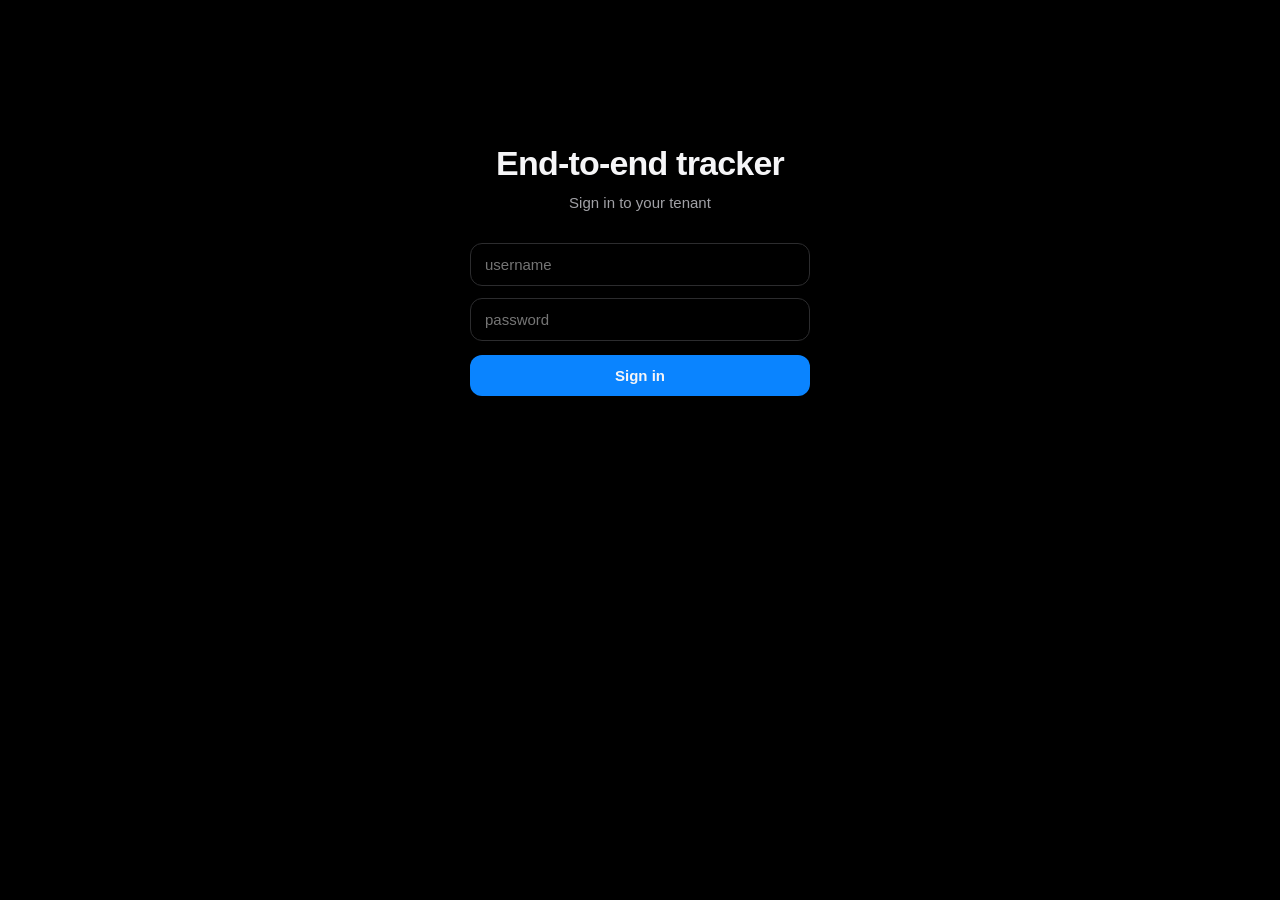
<file: platform/saas/ui/tracker.html>
<!doctype html><html lang="en"><head><meta charset="utf-8"><meta name="viewport" content="width=device-width,initial-scale=1">
<title>End-to-end tracker · CICADA</title>
<style>
:root{--bg:#000;--card:#1c1c1e;--line:#2c2c2e;--t:#f5f5f7;--g:#a1a1a6;--g2:#6e6e73;--blue:#0a84ff;--green:#30d158;--orange:#ff9f0a;--red:#ff453a;--purple:#bf5af2}
*{box-sizing:border-box}body{margin:0;background:var(--bg);color:var(--t);font:15px/1.4 -apple-system,BlinkMacSystemFont,"SF Pro Text","Segoe UI",Arial,sans-serif;padding:32px 40px 60px;max-width:1240px;margin:auto}
h1{font-size:34px;letter-spacing:-.8px;margin:0 0 4px}h2{font-size:12px;letter-spacing:2px;color:var(--g2);margin:0 0 12px;font-weight:700}
.sub{color:var(--g);margin-bottom:24px}.grid{display:grid;gap:16px}.g4{grid-template-columns:repeat(4,1fr)}.g2{grid-template-columns:1.2fr 1fr}.g3{grid-template-columns:repeat(3,1fr)}
.card{background:var(--card);border-radius:20px;padding:20px;min-width:0}.big{font-size:44px;font-weight:700;letter-spacing:-1.5px}.small{color:var(--g);font-size:13px}
.pill{display:inline-block;padding:3px 10px;border-radius:99px;font-size:12px;font-weight:700;color:#000}
.EXCELLENT{background:var(--green)}.GOOD{background:#64d2ff}.FAIR{background:var(--orange)}.POOR{background:var(--red);color:#fff}.critical{background:var(--red);color:#fff}.high{background:var(--orange)}
.flow{display:flex;align-items:center;gap:6px}.stage{flex:1;text-align:center}.stage b{display:block;font-size:26px;letter-spacing:-1px}.stage span{font-size:11px;color:var(--g2);letter-spacing:1px}
.arr{color:var(--g2)}table{width:100%;border-collapse:collapse}td,th{padding:7px 6px;text-align:left;border-top:1px solid var(--line);font-size:13px}th{color:var(--g2);font-size:11px;letter-spacing:1px;border:0}
tr.row{cursor:pointer}tr.row:hover{background:#2c2c2e}.mono{font-family:ui-monospace,Menlo,Consolas,monospace}.bar{height:8px;border-radius:4px;background:var(--line);overflow:hidden;margin-top:10px}.bar i{display:block;height:100%;background:var(--green);transition:width .4s}
.ok{color:var(--green)}.bad{color:var(--red)}.warn{color:var(--orange)}input,button,select{font:inherit;border-radius:12px;border:1px solid var(--line);background:#000;color:var(--t);padding:10px 14px}button{background:var(--blue);border:0;cursor:pointer;font-weight:600}
button.sm{padding:5px 11px;font-size:12px}button.ghost{background:#2c2c2e}button.danger{background:var(--red)}
#login{max-width:340px;margin:12vh auto;text-align:center}#login input{width:100%;margin:6px 0}#app{display:none}.tag{font-size:11px;padding:1px 7px;border-radius:99px;border:1px solid var(--g2);color:var(--g);margin-left:4px}
dialog{background:var(--card);color:var(--t);border:1px solid var(--line);border-radius:20px;padding:24px;min-width:420px}dialog::backdrop{background:#000a}
.tabs{display:flex;gap:8px;margin:0 0 16px}.tabs button{background:#2c2c2e}.tabs button.on{background:var(--blue)}.sec{display:none}.sec.on{display:block}
.btns{display:flex;flex-wrap:wrap;gap:8px}.row2{display:flex;justify-content:space-between;align-items:center;padding:5px 0;gap:10px}.dot{width:9px;height:9px;border-radius:50%;display:inline-block;margin-right:6px}
</style></head><body>
<div id="login"><h1>End-to-end tracker</h1><div class="sub">Sign in to your tenant</div>
<input id="u" placeholder="username" autocomplete="username"><input id="p" type="password" placeholder="password" autocomplete="current-password">
<button id="go" style="width:100%;margin-top:8px">Sign in</button><div id="err" class="bad small" style="margin-top:10px"></div></div>
<div id="app">
<div style="display:flex;justify-content:space-between;align-items:flex-end"><div><h1>Collected to published, measured.</h1><div class="sub" id="who"></div></div><div id="over"></div></div>
<div class="tabs"><button data-t="track" class="on">Tracker</button><button data-t="alerts">Alerts</button><button data-t="inc" id="tabinc">Incidents</button><button data-t="rem" id="tabrem">Remediation</button><button data-t="fleet">Collectors</button><button data-t="audit" id="tabaudit">Audit &amp; keys</button><button data-t="chaos">Chaos</button><span style="flex:1"></span><button class="ghost" id="out">Sign out</button></div>

<div class="sec on" id="s-track">
<div class="grid" style="margin-bottom:16px"><div class="card"><h2>PAYLOAD LIFECYCLE · LAST 10 MIN</h2><div class="flow" id="flow"></div><div class="small" id="queue" style="margin-top:8px"></div></div></div>
<div class="grid g4" style="margin-bottom:16px">
<div class="card"><h2>P95 EVENT TO DASHBOARD</h2><div class="big" id="p95">-</div><div class="small" id="tgt"></div><div class="bar"><i id="barfill" style="width:0"></i></div></div>
<div class="card"><h2>DELIVERED</h2><div class="big" id="stored">-</div><div class="small" id="live"></div></div>
<div class="card"><h2>DUPLICATES ABSORBED</h2><div class="big" id="dups">-</div><div class="small">stored once, ACKed again</div></div>
<div class="card"><h2>REJECTED / STUCK</h2><div class="big" id="rej">-</div><div class="small" id="stuck"></div></div></div>
<div class="grid g2" style="margin-bottom:16px">
<div class="card"><h2>RECENT PAYLOADS (CLICK FOR LINEAGE)</h2><table><thead><tr><th>ID</th><th>NODE</th><th>CATEGORY</th><th>SEVERITY</th><th>LATENCY</th></tr></thead><tbody id="recent"></tbody></table></div>
<div><div class="card" style="margin-bottom:16px"><h2>LATENCY PER HOP (LIVE, SECONDS)</h2><table><thead><tr><th>HOP</th><th>P50</th><th>P95</th><th>MAX</th></tr></thead><tbody id="hops"></tbody></table><div class="small" id="clock" style="margin-top:10px"></div></div>
<div class="card" style="margin-bottom:16px"><h2>FLEET</h2><div id="fleet"></div></div>
<div class="card"><h2>RECONCILE WITH COLLECTOR</h2><div class="small" style="margin-bottom:8px">Export: python3 tools/verify_delivery.py --collector-db data/collector_alpha.db --export sent.json</div><input type="file" id="file" accept=".json"><div id="rec" class="small" style="margin-top:10px"></div></div></div></div></div>


<div class="sec" id="s-inc">
<div class="card" style="margin-bottom:16px"><h2>ASK THE PLATFORM <span class="small">(rules over this tenant's own records; no model, no guessing)</span></h2>
<div style="display:flex;gap:8px"><input id="ask-q" maxlength="300" placeholder="e.g. Why did db-01 fail?  What should I do about INC-1?  How is app-01?" style="flex:1"><button id="ask-go">Ask</button></div>
<div id="ask-out" style="margin-top:10px"></div></div>
<div class="grid g4" style="margin-bottom:16px"><div class="card"><h2>OPEN INCIDENTS</h2><div class="big" id="i-open">-</div><div class="small" id="i-sub"></div></div>
<div class="card"><h2>ALERTS FOLDED INTO INCIDENTS</h2><div class="big" id="i-fold">-</div><div class="small" id="i-fold2"></div></div>
<div class="card"><h2>DETECTION LAG (MEDIAN)</h2><div class="big" id="i-lag">-</div><div class="small">onset to anomaly, measured</div></div>
<div class="card"><h2>MEAN TIME TO RESOLVE</h2><div class="big" id="i-mttr">-</div><div class="small" id="i-mttr2"></div></div></div>
<div class="card" style="margin-bottom:16px"><h2>SERVICE LEVELS (MEASURED, LAST HOUR)</h2><div class="grid g4" id="i-slo"></div></div>
<div id="i-list"></div>
<div class="card" style="margin-top:16px"><h2>MAINTENANCE WINDOWS (PLANNED WORK DOES NOT OPEN INCIDENTS)</h2>
<div class="row2 admin-only" id="m-form" style="gap:8px;justify-content:flex-start;margin-bottom:10px"><input id="m-node" placeholder="node label (empty = all)" style="width:190px"><input id="m-min" type="number" value="30" style="width:80px"><span class="small">minutes</span><input id="m-why" placeholder="reason" style="width:240px"><button class="sm" onclick="mwadd()">Set window</button></div>
<table><thead><tr><th>SCOPE</th><th>STATUS</th><th>ENDS</th><th>REASON</th><th>BY</th><th>SKIPPED</th><th></th></tr></thead><tbody id="m-list"></tbody></table></div>
<div class="card admin-card" id="wh-card" style="margin-top:16px;display:none"><h2>OUTBOUND NOTIFICATIONS (SIGNED WEBHOOKS, SET IN contracts/webhooks.yaml)</h2><div id="wh" class="small"></div></div>
<div class="grid g2" style="margin-top:16px"><div class="card"><h2>OPEN ANOMALIES (Z-SCORE VS 15-MIN BASELINE)</h2><table><thead><tr><th>NODE</th><th>METRIC</th><th>VALUE</th><th>BASELINE</th><th>Z</th><th>SINCE</th></tr></thead><tbody id="i-an"></tbody></table></div>
<div class="card"><h2>FORECASTS (LINEAR TREND)</h2><div id="i-fc" class="small"></div><h2 style="margin-top:18px">RECENT INCIDENTS</h2><table><tbody id="i-hist"></tbody></table></div></div></div>
<div class="sec" id="s-rem">
<div class="grid g2" style="margin-bottom:16px"><div class="card"><h2>AUTONOMY (KILL SWITCH)</h2><div class="btns" id="r-aut"></div><div class="small" id="r-autx" style="margin-top:10px"></div>
<label class="small" style="display:block;margin-top:10px"><input type="checkbox" id="r-frz" style="width:auto"> change freeze (refuse every action)</label></div>
<div class="card"><h2>SAFETY MODEL</h2><div class="small">Nothing here touches a real system: the actuator is a simulator. Every proposal passes an allow-list and policy, needs an admin (two for high risk), expires if nobody acts, is re-checked before it runs, is verified afterwards and can be rolled back. Every step is in the audit chain.</div><div class="small" id="r-sum" style="margin-top:10px"></div></div></div>
<div class="card"><h2>PROPOSALS</h2><table><thead><tr><th>REF</th><th>NODE</th><th>ACTION</th><th>RISK</th><th>CONF</th><th>PREDICTED</th><th>STATUS</th><th></th></tr></thead><tbody id="r-list"></tbody></table></div>
<div class="card" style="margin-top:16px"><h2>POLICY WHAT-IF (REPLAYS YOUR LAST 24 H OF PROPOSALS; SAVES NOTHING)</h2>
<div class="row2" style="gap:8px;justify-content:flex-start;margin-bottom:10px"><select id="w-aut"><option value="">autonomy: keep</option><option>off</option><option>suggest</option><option>assisted</option><option>auto_low</option></select><span class="small">min confidence</span><input id="w-conf" type="number" step="0.05" min="0" max="1" placeholder="keep" style="width:80px"><span class="small">max auto blast</span><input id="w-bl" type="number" min="0" placeholder="keep" style="width:70px"><label class="small"><input type="checkbox" id="w-frz" style="width:auto"> freeze</label><button class="sm" onclick="whatif()">Replay</button></div><div id="w-out" class="small"></div></div>
</div>
<div class="sec" id="s-alerts"><div class="grid g3" style="margin-bottom:16px">
<div class="card"><h2>NOISE REDUCTION · LAST HOUR</h2><div class="big" id="nr">-</div><div class="small" id="nrd"></div></div>
<div class="card"><h2>OPEN ALERTS</h2><div class="big" id="open">-</div><div class="small">one per problem, not per event</div></div>
<div class="card"><h2>FOLDED REPEATS</h2><div class="big" id="fold">-</div><div class="small" id="foldd"></div></div></div>
<div class="card"><h2>ALERTS</h2><table><thead><tr><th>SEV</th><th>NODE</th><th>WHAT</th><th>COUNT</th><th>SINCE</th><th>STATE</th><th></th></tr></thead><tbody id="alerts"></tbody></table></div></div>

<div class="sec" id="s-fleet"><div class="card"><h2>COLLECTORS</h2><table><thead><tr><th>ID</th><th>STATUS</th><th>LAST DATA</th><th>NODES</th><th>VERSION</th><th>QUEUE</th><th>DROPPED</th><th>BLOCKED</th><th>NEAR-MISS</th><th>SAMPLED OUT</th></tr></thead><tbody id="cols"></tbody></table>
<div class="small" style="margin-top:10px">Collector self-health arrives inside each payload (schema v2). "Near-miss" = secrets the collector caught before they could leave.</div></div></div>

<div class="sec" id="s-audit"><div class="grid g2">
<div class="card"><h2>AUDIT LOG <span id="chain" class="small"></span></h2><table><thead><tr><th>WHEN</th><th>WHO</th><th>ACTION</th><th>DETAIL</th></tr></thead><tbody id="aud"></tbody></table></div>
<div><div class="card" style="margin-bottom:16px"><h2>COLLECTOR KEYS</h2><div id="keys"></div><div class="btns" style="margin-top:12px"><button class="sm" id="rot">Rotate key</button></div><div class="small" id="newkey" style="margin-top:8px;word-break:break-all"></div></div>
<div class="card"><h2>USERS</h2><div id="users"></div></div></div></div></div>

<div class="sec" id="s-chaos"><div class="card"><h2>CHAOS PANEL · DRIVES THE LOCAL COLLECTOR</h2>
<div class="row2"><input id="curl" value="http://127.0.0.1:8001" style="flex:1"><button class="sm ghost" id="cst">Check</button></div><div class="small" id="cmsg" style="margin:8px 0 14px">The collector must be running with CHAOS_ORIGINS including this page's origin. Raw logs never come back to this page.</div>
<div class="btns" id="cbtn"></div></div></div>
</div>
<dialog id="dlg"></dialog>
<script>
let T=null,ROLE="viewer",TAB="track";const $=id=>document.getElementById(id);const H=()=>({Authorization:"Bearer "+T});
const f=(x,d=2)=>x==null?"-":Number(x).toFixed(d);const esc=s=>String(s==null?"":s).replace(/[&<>"]/g,c=>({"&":"&amp;","<":"&lt;",">":"&gt;",'"':"&quot;"}[c]));
const ago=t=>{const s=Date.now()/1000-t;return s<90?Math.round(s)+" s":s<5400?Math.round(s/60)+" min":Math.round(s/3600)+" h"};
async function api(p,o){const r=await fetch(p,Object.assign({headers:H()},o));if(r.status==401){T=null;location.reload()}const j=await r.json().catch(()=>({}));if(!r.ok&&!o)return j.detail?{error:j.detail}:{error:r.status};return j}
async function ask(q){if(!q.trim())return;$("ask-out").innerHTML='<div class="small">…</div>';const r=await fetch("/api/ask",{method:"POST",headers:{...H(),"Content-Type":"application/json"},body:JSON.stringify({question:q})});const j=await r.json().catch(()=>({}));
 if(!r.ok){$("ask-out").innerHTML='<div class="bad">'+esc(j.detail||r.status)+'</div>';return}
 const cites=(j.cites||[]).map(c=>c.type==="incident"?`<a href="#" class="mono" data-inc="${c.id}">${esc(c.ref)}</a>`:`<span class="mono">${esc(c.ref||c.label||c.type+" "+c.id)}</span>`).join(" · ");
 $("ask-out").innerHTML=`<div style="font-size:15px;line-height:1.5">${esc(j.answer)}</div>${cites?`<div class="small" style="margin-top:6px">Based on: ${cites}</div>`:""}<div class="small" style="margin-top:6px">${(j.followups||[]).map(x=>`<a href="#" data-q="${esc(x)}">${esc(x)}</a>`).join(" · ")}</div>`;
 $("ask-out").querySelectorAll("a[data-q]").forEach(a=>a.onclick=e=>{e.preventDefault();$("ask-q").value=a.dataset.q;ask(a.dataset.q)});
 $("ask-out").querySelectorAll("a[data-inc]").forEach(a=>a.onclick=e=>{e.preventDefault();$("ask-q").value="Why did INC-"+a.dataset.inc+" happen?";ask($("ask-q").value)})}
$("ask-go").onclick=()=>ask($("ask-q").value);$("ask-q").onkeydown=e=>{if(e.key==="Enter")ask($("ask-q").value)};
async function mut(m,p,b){const r=await fetch(p,{method:m,headers:{...H(),"Content-Type":"application/json"},body:b?JSON.stringify(b):undefined});const j=await r.json().catch(()=>({}));if(!r.ok)alert(j.detail||r.status);return r.ok?j:null}
$("go").onclick=async()=>{const r=await fetch("/api/login",{method:"POST",headers:{"Content-Type":"application/json"},body:JSON.stringify({username:$("u").value,password:$("p").value})});
 if(!r.ok){$("err").textContent=(await r.json()).detail;return}const j=await r.json();T=j.token;ROLE=j.role;$("who").textContent=j.tenant_id+" · region "+j.region.toUpperCase()+" · "+j.username+" ("+j.role+")";
 $("tabaudit").style.display=ROLE=="admin"?"":"none";$("login").style.display="none";$("app").style.display="block";tick();setInterval(tick,2000)};
$("out").onclick=async()=>{await mut("POST","/api/logout");T=null;location.reload()};
document.querySelectorAll(".tabs button[data-t]").forEach(b=>b.onclick=()=>{TAB=b.dataset.t;document.querySelectorAll(".tabs button[data-t]").forEach(x=>x.classList.toggle("on",x==b));document.querySelectorAll(".sec").forEach(s=>s.classList.toggle("on",s.id=="s-"+TAB));tick()});
async function tick(){if(!T)return;await track();if(TAB=="inc")await incidents();if(TAB=="rem")await rem();if(TAB=="alerts")await alerts();if(TAB=="fleet")await cols();if(TAB=="audit"&&ROLE=="admin")await audit()}
async function track(){const [s,r,fl]=await Promise.all([api("/api/tracker"),api("/api/tracker/recent?limit=12"),api("/api/fleet")]);
 const F=s.funnel,names=[["COLLECTED",F.received],["SENT",F.received],["RECEIVED",F.received],["STORED",F.stored],["EVALUATED",F.evaluated],["PUBLISHED",F.published]];
 $("flow").innerHTML=names.map((n,i)=>`<div class="stage"><b>${n[1]}</b><span>${n[0]}</span></div>`+(i<5?'<div class="arr">›</div>':"")).join("");
 $("queue").textContent=s.queue_depth?s.queue_depth+" stored and acknowledged, waiting to be evaluated":"evaluation queue empty";
 const p=s.target.measured_p95_s;$("p95").textContent=p==null?"-":f(p,1)+" s";$("p95").className="big "+(p==null?"":s.target.met?"ok":"bad");
 $("tgt").textContent="target ≤ "+s.target.p95_s+" s · "+(p==null?"waiting for data":s.target.met?"met":"missed");$("barfill").style.width=p==null?0:Math.min(100,p/s.target.p95_s*100)+"%";
 $("stored").textContent=s.stored_total;$("live").textContent=s.live+" live · "+s.replayed+" replayed after outage (last 10 min)";
 $("dups").textContent=s.duplicates_absorbed;$("rej").textContent=s.rejected+" / "+s.stuck;$("stuck").textContent=s.stuck?"stuck: received but not published":"nothing stuck";
 $("hops").innerHTML=[["collect → send","collect_to_send"],["network","network"],["process","process"],["total","event_to_published"]].map(([l,k])=>`<tr><td>${l}</td><td>${f(s.hops[k].p50)}</td><td>${f(s.hops[k].p95)}</td><td>${f(s.hops[k].max)}</td></tr>`).join("");
 const c=s.clock;$("clock").innerHTML=c.estimate_s==null?'<span class="small">clock check: '+esc(c.note)+'</span>':`<span class="${c.warn?"warn":"ok"}">clock: ${esc(c.note)}</span> <span class="small">(offset ${f(c.estimate_s,2)} s, n=${c.samples})</span>`;
 $("recent").innerHTML=r.map(x=>`<tr class="row" data-id="${x.payload_id}"><td class="mono">${x.payload_id.slice(0,8)}</td><td class="mono">${esc(x.node)}</td><td>${x.category}${x.is_replay?'<span class="tag">replay</span>':""}${x.dup_count?'<span class="tag">dup×'+x.dup_count+'</span>':""}</td><td>${x.severity}</td><td>${x.latency_s==null?"-":f(x.latency_s)+" s"}</td></tr>`).join("");
 document.querySelectorAll("tr.row").forEach(tr=>tr.onclick=()=>lineage(tr.dataset.id));
 const off=(fl.collectors||[]).filter(c=>c.offline).length;
 $("over").innerHTML=fl.overall?`<span class="pill ${fl.overall}">${fl.overall}</span>`+(off?` <span class="pill POOR">${off} COLLECTOR${off>1?"S":""} OFFLINE</span>`:""):"";
 $("fleet").innerHTML=fl.nodes.map(n=>`<div class="row2"><span class="mono">${esc(n.node)}</span><span><span class="small">${esc((n.reasons||[""])[0])}</span> <span class="pill ${n.state}">${n.state}</span></span></div>`).join("")||'<span class="small">no nodes yet</span>'}
async function alerts(){const [s,a]=await Promise.all([api("/api/alerts/summary"),api("/api/alerts?limit=40")]);
 $("nr").textContent=s.noise_reduction_pct==null?"-":s.noise_reduction_pct+"%";$("nrd").textContent=s.alert_worthy_transitions+" alert-worthy changes became "+s.alerts_shown+" alert(s)";
 $("open").textContent=s.open_now;$("fold").textContent=s.folded_repeats;$("foldd").textContent=s.collector_alerts+" collector alert(s) counted separately";
 $("alerts").innerHTML=a.map(x=>`<tr><td><span class="pill ${x.severity}">${x.severity}</span></td><td class="mono">${esc(x.node.slice(0,16))}</td><td>${esc(x.title)}${x.kind=="flapping"?'<span class="tag">flapping</span>':""}</td><td>${x.count}</td><td>${ago(x.first_ts)}</td><td>${x.state}${x.ack_by?'<span class="tag">ack '+esc(x.ack_by)+'</span>':""}</td><td>${ROLE=="admin"&&x.state=="open"&&!x.ack_by?`<button class="sm" onclick="ack(${x.id})">Ack</button>`:""}</td></tr>`).join("")||'<tr><td colspan="7" class="small">no alerts</td></tr>'}
async function ack(id){await mut("PUT","/api/alerts/"+id+"/ack");alerts()}
async function cols(){const c=await api("/api/collectors");
 $("cols").innerHTML=c.map(x=>{const h=x.health||{};return `<tr><td class="mono">${esc(x.collector_id)}</td><td>${x.offline?'<span class="pill POOR">OFFLINE</span>':'<span class="pill EXCELLENT">ONLINE</span>'}</td><td>${f(x.silent_s,0)} s ago</td><td>${x.nodes}</td><td>${esc(x.version)} · v${x.schema_version}</td><td>${h.queue_depth??"-"}</td><td>${h.dropped_total??"-"}</td><td>${h.blocked_total??"-"}</td><td>${h.near_miss_total??"-"}</td><td>${h.sampled_out_total??"-"}</td></tr>`}).join("")||'<tr><td colspan="10" class="small">no collectors yet</td></tr>'}
async function audit(){const [a,v,k,u]=await Promise.all([api("/api/audit?limit=25"),api("/api/audit/verify"),api("/api/keys"),api("/api/users")]);
 $("chain").innerHTML=v.ok?`<span class="ok">· chain intact (${v.rows} rows)</span>`:`<span class="bad">· CHAIN BROKEN at row ${v.first_bad_id}</span>`;
 $("aud").innerHTML=a.map(x=>`<tr><td>${ago(x.ts)}</td><td class="mono">${esc(x.actor)}</td><td>${esc(x.action)}</td><td class="small mono">${esc(JSON.stringify(x.detail).slice(0,70))}</td></tr>`).join("");
 $("keys").innerHTML=k.map(x=>`<div class="row2"><span class="mono">${x.key_id}</span><span><span class="tag">${esc(x.label)}</span> <span class="${x.status=="active"?"ok":x.status=="retiring"?"warn":"bad"}">${x.status}</span> ${x.status!="revoked"&&x.status!="expired"?`<button class="sm danger" onclick="rev('${x.key_id}')">Revoke</button>`:""}</span></div>`).join("");
 $("users").innerHTML=u.map(x=>`<div class="row2"><span>${esc(x.username)} <span class="tag">${x.role}</span></span><span>${x.disabled?'<span class="bad">disabled</span>':""}</span></div>`).join("")}
$("rot").onclick=async()=>{if(!confirm("Issue a new collector key? The old key keeps working for the grace period."))return;const r=await mut("POST","/api/keys/rotate");if(r){$("newkey").innerHTML=`<span class="warn">New key (shown once):</span> <span class="mono">${esc(r.key)}</span><br>old keys valid for ${r.grace_s} s`;audit()}};
async function rev(id){if(confirm("Revoke "+id+" now? Collectors using it stop being accepted immediately.")){await mut("DELETE","/api/keys/"+id);audit()}}
async function lineage(id){const l=await api("/api/tracker/payload/"+id);const d=$("dlg");
 d.innerHTML=`<h2>LINEAGE</h2><div class="mono small">${l.payload_id}</div><div class="mono small" style="margin:6px 0 14px">sha256 ${l.sha256.slice(0,32)}…</div><table>`+l.hops.map(h=>`<tr><td>${h.from} → ${h.to}</td><td class="mono">${h.ms} ms</td></tr>`).join("")+`</table><div class="small" style="margin-top:12px">${l.complete?'<span class="ok">All six stages recorded.</span>':'<span class="bad">Incomplete.</span>'} ${l.duplicates_absorbed?l.duplicates_absorbed+" duplicate delivery attempt(s) absorbed.":""}</div><div style="margin-top:14px"><button onclick="this.closest('dialog').close()">Close</button></div>`;d.showModal()}
$("file").onchange=async e=>{const sent=JSON.parse(await e.target.files[0].text());const r=await api("/api/tracker/reconcile",{method:"POST",headers:{...H(),"Content-Type":"application/json"},body:JSON.stringify({sent})});
 $("rec").innerHTML=`<span class="${r.ok?"ok":"bad"}">${r.ok?"MATCH":"MISMATCH"}</span> · claimed ${r.claimed} · stored ${r.stored} · missing ${r.missing_count} · hash mismatches ${r.hash_mismatch_count} · duplicates stored ${r.duplicates_stored}`};
// ---- chaos panel: talks to the LOCAL collector; X-Chaos forces a CORS preflight the collector only answers for allowed origins
const SC=[["Outage 30 s","/api/chaos/scenario/outage?seconds=30"],["End outage","/api/chaos/scenario/clear"],["Duplicate last 3","/api/chaos/scenario/dup"],["Tamper payload","/api/chaos/scenario/corrupt?kind=tamper"],["Extra field","/api/chaos/scenario/corrupt?kind=extra"],["Wrong tenant","/api/chaos/scenario/corrupt?kind=tenant"]];
const EV=[["Secret leak","secret"],["Brute force","bruteforce"],["Service down","servicedown"],["Out of order","ooo"],["CPU spike","cpu"],["Latency","latency"],["Full incident","incident"]];
$("cbtn").innerHTML=SC.map(([l],i)=>`<button class="sm ghost" data-i="${i}">${l}</button>`).join("")+`<span style="width:12px"></span>`+EV.map(([l,n])=>`<button class="sm ghost" data-s="${n}">${l}</button>`).join("");
async function chaos(method,path){const base=$("curl").value.replace(/\/$/,"");try{const r=await fetch(base+path,{method,headers:{"X-Chaos":"1"}});const j=await r.json().catch(()=>({}));$("cmsg").innerHTML=`<span class="${r.ok?"ok":"bad"}">${r.status}</span> ${esc(JSON.stringify(j)).slice(0,220)}`}catch(e){$("cmsg").innerHTML='<span class="bad">cannot reach the collector (is it running? is CHAOS_ORIGINS set to this origin?)</span>'}}

const SC_={POOR:"#ff453a",FAIR:"#ff9f0a",GOOD:"#64d2ff",EXCELLENT:"#30d158"};const RS={low:"EXCELLENT",medium:"FAIR",high:"POOR"};
const pct=x=>x==null?"-":Math.round(x*100)+"%";const dur=s=>s==null?"-":s<90?Math.round(s)+" s":Math.round(s/60)+" min";
function chainSvg(ms){const w=150,n=ms.length;let o=`<svg viewBox="0 0 ${Math.max(n*w,300)} 70" style="width:100%;max-width:${n*w}px;height:70px">`;
 ms.forEach((m,i)=>{const x=i*w+4,c=m.role=="root"?"#ff453a":m.role=="downstream"?"#ff9f0a":"#6e6e73";const t0=ms[0].onset_ts;
  if(i)o+=`<path d="M${x-30} 30H${x}" stroke="#6e6e73" marker-end="url(#ah)"/><text x="${x-16}" y="20" fill="#6e6e73" font-size="10" text-anchor="middle">+${Math.max(0,m.onset_ts-t0).toFixed(0)}s</text>`;
  o+=`<rect x="${x}" y="8" width="112" height="46" rx="12" fill="#2c2c2e" stroke="${c}" stroke-width="2"/><text x="${x+56}" y="28" fill="#f5f5f7" font-size="13" font-weight="700" text-anchor="middle">${esc(m.label.slice(0,14))}</text><text x="${x+56}" y="44" fill="${c}" font-size="10" text-anchor="middle">${m.role}${m.recovered?" · recovered":""}</text>`});
 return o+`<defs><marker id="ah" markerWidth="8" markerHeight="8" refX="6" refY="3" orient="auto"><path d="M0 0L6 3L0 6z" fill="#6e6e73"/></marker></defs></svg>`}
function sig(s){return s.kind=="anomaly"?`${s.metric} ${s.value} (${s.z>0?"+":""}${s.z}σ vs ${s.baseline})`:esc(s.text||s.metric)}
async function mw(){const l=await api("/api/maintenance");if(l.error)return;$("m-form").style.display=ROLE=="admin"?"flex":"none";
 $("m-list").innerHTML=l.slice(0,8).map(x=>`<tr><td>${esc(x.label)}</td><td>${x.status}</td><td class="small">${new Date(x.end_ts*1000).toLocaleTimeString()}</td><td>${esc(x.reason)}</td><td>${esc(x.created_by)}</td><td>${x.suppressed}</td><td>${ROLE=="admin"&&["active","scheduled"].includes(x.status)?`<button class="sm ghost" onclick="mwdel(${x.id})">Cancel</button>`:""}</td></tr>`).join("")||'<tr><td colspan="7" class="small">none</td></tr>'}
async function whs(){if(ROLE!="admin")return;const r=await api("/api/webhooks");if(r.error||!r.hooks)return;$("wh-card").style.display="block";
 $("wh").innerHTML=(r.hooks.map(h=>`<div class="row2"><span><b>${esc(h.name)}</b> → ${esc(h.host)} <span class="tag">${h.events.join(", ")}</span>${h.secret_set?"":' <span class="tag">no secret set: sends unsigned</span>'}</span><button class="sm ghost" onclick="mut('POST','/api/webhooks/${encodeURIComponent(h.name)}/test').then(whs)">Send test</button></div>`).join("")||"No webhook configured. Hosts must be listed in allow_hosts; nothing leaves the platform otherwise.")+(r.problems||[]).map(p=>`<div class="bad">${esc(p)}</div>`).join("")+
  r.log.slice(0,5).map(x=>`<div class="mono">${new Date(x.ts*1000).toLocaleTimeString()} ${esc(x.hook)} ${x.event} ${x.ok?"delivered":"FAILED "+esc(x.error||"")} (${x.attempts} try)</div>`).join("")}
async function mwadd(){const r=await mut("POST","/api/maintenance",{node:$("m-node").value,minutes:+$("m-min").value,reason:$("m-why").value});if(r){$("m-why").value="";mw()}}
async function mwdel(id){await mut("DELETE","/api/maintenance/"+id);mw()}
async function incidents(){mw();whs();const [sm,l,an]=await Promise.all([api("/api/aiops/summary"),api("/api/incidents?limit=30"),api("/api/aiops/anomalies?state=open")]);if(sm.error)return;
 const i=sm.incidents;$("i-open").textContent=i.open;$("i-sub").textContent=i.resolved+" resolved · "+i.merged+" merged (last hour)";$("i-fold").textContent=i.alerts_linked_to_incident+" → "+(i.open+i.resolved);$("i-fold2").textContent="alerts that became incidents";
 $("i-lag").textContent=sm.detect_lag_s.median==null?"-":sm.detect_lag_s.median+" s";$("i-mttr").textContent=dur(i.mttr_s);$("i-mttr2").textContent="avg "+(i.avg_nodes_per_incident||"-")+" nodes per incident";
 const o=sm.slo,ok=(v,t)=>v==null?"":v<=t?"var(--ok,#30d158)":"#ff9f0a",g=(a,b,c,d)=>`<div><div class="small">${a}</div><div style="font-size:22px;font-weight:700;color:${d||"inherit"}">${b}</div><div class="small">${c}</div></div>`;
 $("i-slo").innerHTML=g("Time to detect (p50 / p95)",o.mttd.p50==null?"-":o.mttd.p50+" / "+o.mttd.p95+" s","target "+o.targets.mttd_s+" s · "+(o.mttd.within_target_pct==null?"-":o.mttd.within_target_pct+"%")+" within · n="+o.mttd.n+(o.mttd.skewed?" (+"+o.mttd.skewed+" skipped: clock skew)":""),ok(o.mttd.p95,o.targets.mttd_s))+g("Time to resolve (p50 / p95)",o.mttr.p50==null?"-":dur(o.mttr.p50)+" / "+dur(o.mttr.p95),"target "+dur(o.targets.mttr_s)+" · "+(o.mttr.within_target_pct==null?"-":o.mttr.within_target_pct+"%")+" within · n="+o.mttr.n,ok(o.mttr.p95,o.targets.mttr_s))+g("Alert noise removed",o.noise.reduction_pct==null?"-":o.noise.reduction_pct+"%",o.noise.alerts+" alerts → "+o.noise.incidents+" incidents · target ≥"+o.targets.noise_reduction_min_pct+"%",o.noise.meets_target==null?"":o.noise.meets_target?"#30d158":"#ff9f0a")+g("Fixes verified improved",sm.remediation.verified_improved+" / "+(sm.remediation.verified_improved+sm.remediation.verified_no_effect+sm.remediation.verified_worse),"observational, not proof of cause");
 const open=l.filter(x=>x.status=="open").slice(0,4);const det=await Promise.all(open.map(x=>api("/api/incidents/"+x.id)));
 $("i-list").innerHTML=det.map(d=>{const ex=d.explanation||{};return `<div class="card" style="margin-bottom:16px"><div class="row2"><div><span class="pill ${d.severity}">${d.severity}</span> <b style="font-size:18px;margin-left:8px">${d.ref} · ${esc(d.title)}</b> <span class="tag">${d.kind}</span>${d.ack_by?'<span class="tag">ack '+esc(d.ack_by)+'</span>':""}</div><div class="small">${ago(d.first_ts)} ago · confidence <b>${pct(d.confidence)}</b>${ROLE=="admin"&&!d.ack_by?` <button class="sm ghost" onclick="iack(${d.id})">Ack</button>`:""} <button class="sm ghost" onclick="pm(${d.id})">Post-mortem</button></div></div>
 <div class="small" style="margin:8px 0 10px;font-size:14px;color:var(--t)">${esc(d.summary)}</div>${chainSvg((ex.chain||[]).map(c=>({...c,recovered:(d.members.find(m=>m.node==c.node)||{}).recovered})))}
 <div class="grid g2" style="margin-top:12px;gap:24px"><div><h2>WEIGHTED EXPLANATION</h2>${(ex.factors||[]).map(f=>`<div class="row2 small"><span>${f.name} <span class="tag">w ${f.weight}</span> ${esc(f.note)}</span><b>${f.value} → ${f.contribution}</b></div><div class="bar" style="margin:0 0 6px"><i style="width:${f.value*100}%;background:var(--blue)"></i></div>`).join("")}
 <h2 style="margin-top:12px">EVIDENCE</h2>${d.members.map(m=>`<div class="small"><b>${esc(m.label)}</b> <span class="pill ${m.state}">${m.state}</span> ${m.signals.map(sig).join(" · ")}</div>`).join("")}</div>
 <div><h2>RECOMMENDED FIXES (SIMULATED, SAFE)</h2>${(d.recommendations||[]).map(r=>`<div style="border-top:1px solid var(--line);padding:6px 0"><div class="row2"><span><b>${esc(r.title)}</b> <span class="tag">${esc(r.label)}</span> <span class="pill ${RS[r.risk]}">${r.risk}</span>${r.reversible?"":' <span class="tag">irreversible</span>'}</span><span>${pct(r.confidence)}${ROLE=="admin"&&!r.advisory?` <button class="sm" onclick="propose(${d.id},'${r.node}','${r.action}')">Propose</button>`:""}</span></div>
 <div class="small">${r.rationale.map(esc).join(" · ")}${r.predicted?` · twin predicts <span class="pill ${r.predicted.state}">${r.predicted.state}</span>`:""}</div></div>`).join("")||'<div class="small">no automated fix: investigate</div>'}</div></div>
 <details style="margin-top:10px"><summary class="small">Timeline (${d.timeline.length})</summary>${d.timeline.map(e=>`<div class="small mono">${new Date(e.ts*1000).toLocaleTimeString()} ${e.kind} ${esc(JSON.stringify(e.detail).slice(0,110))}</div>`).join("")}</details></div>`}).join("")||'<div class="card small">No open incidents. Inject one from the Chaos tab (CPU, latency or incident).</div>';
 $("i-an").innerHTML=an.map(a=>`<tr><td>${esc(a.label)}</td><td>${esc(a.metric_label)}</td><td>${f(a.value,1)}</td><td>${f(a.mean,1)} ± ${f(a.sigma,1)}</td><td class="${Math.abs(a.z)>6?"bad":"warn"}">${f(a.z,1)}σ</td><td>${ago(a.onset_ts)}</td></tr>`).join("")||'<tr><td colspan="6" class="small">none</td></tr>';
 $("i-fc").innerHTML=sm.forecasts.map(x=>`<div><b>${esc(x.label)}</b> ${x.metric} reaches ${x.limit}% in ~${Math.round(x.eta_s/60)} min (+${x.slope_per_min}/min, r² ${x.r2})</div>`).join("")||"no limit is being approached";
 $("i-hist").innerHTML=l.filter(x=>x.status!="open").slice(0,6).map(x=>`<tr class="row" onclick="pm(${x.id})"><td>${x.ref}</td><td>${esc(x.title)}</td><td class="small">${x.status} · ${dur(x.duration_s)}</td></tr>`).join("")||'<tr><td class="small">none yet</td></tr>'}
async function pm(id){const t=await (await fetch('/api/incidents/'+id+'/report',{headers:H()})).text();const d=$('dlg');d.innerHTML='<pre style="white-space:pre-wrap;font-size:13px;max-height:70vh;overflow:auto">'+esc(t)+'</pre><div style="margin-top:14px"><button onclick="navigator.clipboard.writeText(this.closest(\'dialog\').querySelector(\'pre\').textContent)">Copy markdown</button> <button class="ghost" onclick="this.closest(\'dialog\').close()">Close</button></div>';d.showModal()}
async function iack(id){await mut("PUT","/api/incidents/"+id+"/ack");incidents()}
async function propose(iid,node,action){const r=await mut("POST","/api/remediation/propose",{incident_id:iid,node,action});if(r){document.querySelector('[data-t=rem]').click()}}
const AUT=[["off","Off"],["suggest","Suggest only"],["assisted","Assisted (approve all)"],["auto_low","Auto: low-risk"]];
async function rem(){const [cfg,l,sm]=await Promise.all([api("/api/remediation/config"),api("/api/remediation?limit=40"),api("/api/aiops/summary")]);if(cfg.error)return;
 $("r-aut").innerHTML=AUT.map(([k,v])=>`<button class="sm ${cfg.autonomy==k?"":"ghost"}" ${ROLE!="admin"?"disabled":""} onclick="setcfg({autonomy:'${k}'})">${v}</button>`).join("");
 $("r-autx").textContent={off:"Everything refused; pending proposals cancelled.",suggest:"Advice only: nothing can be executed.",assisted:"An admin approves every action (default).",auto_low:"Low-risk, reversible, confident actions on non-protected nodes run alone; the rest still need approval."}[cfg.autonomy];
 $("r-frz").checked=cfg.change_freeze;$("r-frz").disabled=ROLE!="admin";const r=sm.remediation;
 $("r-sum").innerHTML=`last hour: <b>${r.total}</b> proposals · pending <b>${r.pending}</b> · verified improved <b>${r.verified_improved}</b> · no effect <b>${r.verified_no_effect}</b> · worse <b>${r.verified_worse}</b> · auto-executed <b>${r.auto_executed}</b>`;
 $("r-list").innerHTML=l.map(x=>`<tr class="row" onclick="remd(${x.id})"><td class="mono">${x.ref}</td><td>${esc(x.label)}</td><td>${esc(x.title)}${x.proposer!="system"?` <span class="tag">${esc(x.proposer)}</span>`:""}</td><td><span class="pill ${RS[x.risk]}">${x.risk}</span></td><td>${pct(x.confidence)}</td><td>${x.predicted?`<span class="pill ${x.predicted.state}">${x.predicted.state}</span>`:"-"}</td><td>${x.status}${x.status=="pending_approval"?` (${(x.approvals||[]).length}/${x.required_approvals})`:""}${x.verdict&&x.verdict.verdict?` <span class="tag">${x.verdict.verdict}</span>`:""}${x.verdict&&x.verdict.attribution?` <span class="tag" title="counterfactual">${({caused:"caused it",coincident:"not credited",fleet_wide:"fleet-wide",inconclusive:"cause unclear"})[x.verdict.attribution.verdict]||""}</span>`:""}</td>
 <td onclick="event.stopPropagation()">${ROLE=="admin"?(x.status=="pending_approval"?`<button class="sm" onclick="ract(${x.id},'approve')">Approve</button> <button class="sm ghost" onclick="ract(${x.id},'reject')">Reject</button>`:["executed","verified","failed_verification"].includes(x.status)&&x.reversible?`<button class="sm danger" onclick="ract(${x.id},'rollback')">Roll back</button>`:""):""}</td></tr>`).join("")||'<tr><td colspan="8" class="small">no proposals yet: they are drafted a few seconds after an incident opens</td></tr>'}
async function whatif(){const p={};if($("w-aut").value)p.autonomy=$("w-aut").value;if($("w-conf").value!=="")p.min_auto_confidence=+$("w-conf").value;if($("w-bl").value!=="")p.max_blast_auto=+$("w-bl").value;if($("w-frz").checked)p.change_freeze=true;
 const r=await mut("POST","/api/remediation/policy/simulate",{policy:p});if(!r)return;const L={allow_auto:"runs on its own",needs_approval:"needs approval",advisory:"advice only",deny:"refused"};
 $("w-out").innerHTML=`<div style="margin-bottom:8px">${r.n} past proposals · <b>${r.changed}</b> would be decided differently</div><table><thead><tr><th>OUTCOME</th><th>TODAY</th><th>DRAFT</th></tr></thead><tbody>${Object.entries(r.tally).map(([k,v])=>`<tr><td>${L[k]}</td><td>${v.current}</td><td><b>${v.draft}</b></td></tr>`).join("")}</tbody></table>
 ${r.rows.filter(x=>x.changed).slice(0,8).map(x=>`<div style="margin-top:6px"><span class="mono">${x.ref}</span> ${esc(x.title)} on ${esc(x.label)}: ${L[x.current]} → <b>${L[x.draft]}</b>${x.draft_approvals?` (${x.draft_approvals} approval(s))`:""} <span class="small">${x.why.map(esc).join(" · ")}</span></div>`).join("")}<div class="small" style="margin-top:8px">${esc(r.note)}</div>`}
async function setcfg(b){await mut("PUT","/api/remediation/config",b);rem()}
$("r-frz").onchange=e=>setcfg({change_freeze:e.target.checked});
async function ract(id,a){await mut("POST","/api/remediation/"+id+"/"+a,{});rem()}
async function remd(id){const x=await api("/api/remediation/"+id);const d=$("dlg");d.innerHTML=`<h2>${x.ref} · ${esc(x.title)} on ${esc(x.label)}</h2><div class="small">status <b>${x.status}</b> · proposer ${esc(x.proposer)} · ${x.reversible?"reversible":"NOT reversible"} · blast radius ${x.blast_radius}</div>
 <h2 style="margin-top:14px">POLICY: ${x.policy.decision.toUpperCase()} (${x.policy.required_approvals} approval(s))</h2>${x.policy.rules.map(r=>`<div class="small"><span class="tag">${r.effect}</span> ${esc(r.text)}</div>`).join("")}
 ${x.predicted?`<h2 style="margin-top:14px">DIGITAL TWIN (ESTIMATE)</h2><div class="small">predicts <span class="pill ${x.predicted.state}">${x.predicted.state}</span> · cpu ${f(x.predicted.metrics.cpu,0)} mem ${f(x.predicted.metrics.mem,0)} latency ${f(x.predicted.metrics.latency_ms,0)} loss ${f(x.predicted.metrics.packet_loss,1)}${x.predicted.reasons.length?` · still: ${x.predicted.reasons.map(esc).join("; ")}`:""}</div>`:""}
 ${x.verdict&&x.verdict.verdict?`<h2 style="margin-top:14px">VERIFICATION: ${x.verdict.verdict.toUpperCase()}${x.verdict.attribution?" · "+({caused:"CAUSED BY THE ACTION",coincident:"NOT CREDITED TO THE ACTION",fleet_wide:"FLEET-WIDE, NOT THE ACTION",inconclusive:"CAUSE UNCLEAR"})[x.verdict.attribution.verdict]:""}</h2><div class="small">${esc(x.verdict.note)} (${x.verdict.before.state} → ${x.verdict.after.state})</div>`:""}
 <h2 style="margin-top:14px">TIMELINE</h2>${x.timeline.map(e=>`<div class="small mono">${new Date(e.ts*1000).toLocaleTimeString()} ${esc(e.actor)} ${e.event} ${esc(JSON.stringify(e.detail).slice(0,100))}</div>`).join("")}
 <div style="margin-top:14px"><button onclick="this.closest('dialog').close()">Close</button></div>`;d.showModal()}
$("cbtn").onclick=e=>{const b=e.target.closest("button");if(!b)return;if(b.dataset.s)chaos("POST","/api/chaos/scenario/"+b.dataset.s);else chaos("POST",SC[b.dataset.i][1])};
$("cst").onclick=()=>chaos("GET","/api/chaos/status");
$("p").addEventListener("keydown",e=>{if(e.key=="Enter")$("go").click()});
</script></body></html>
</file>
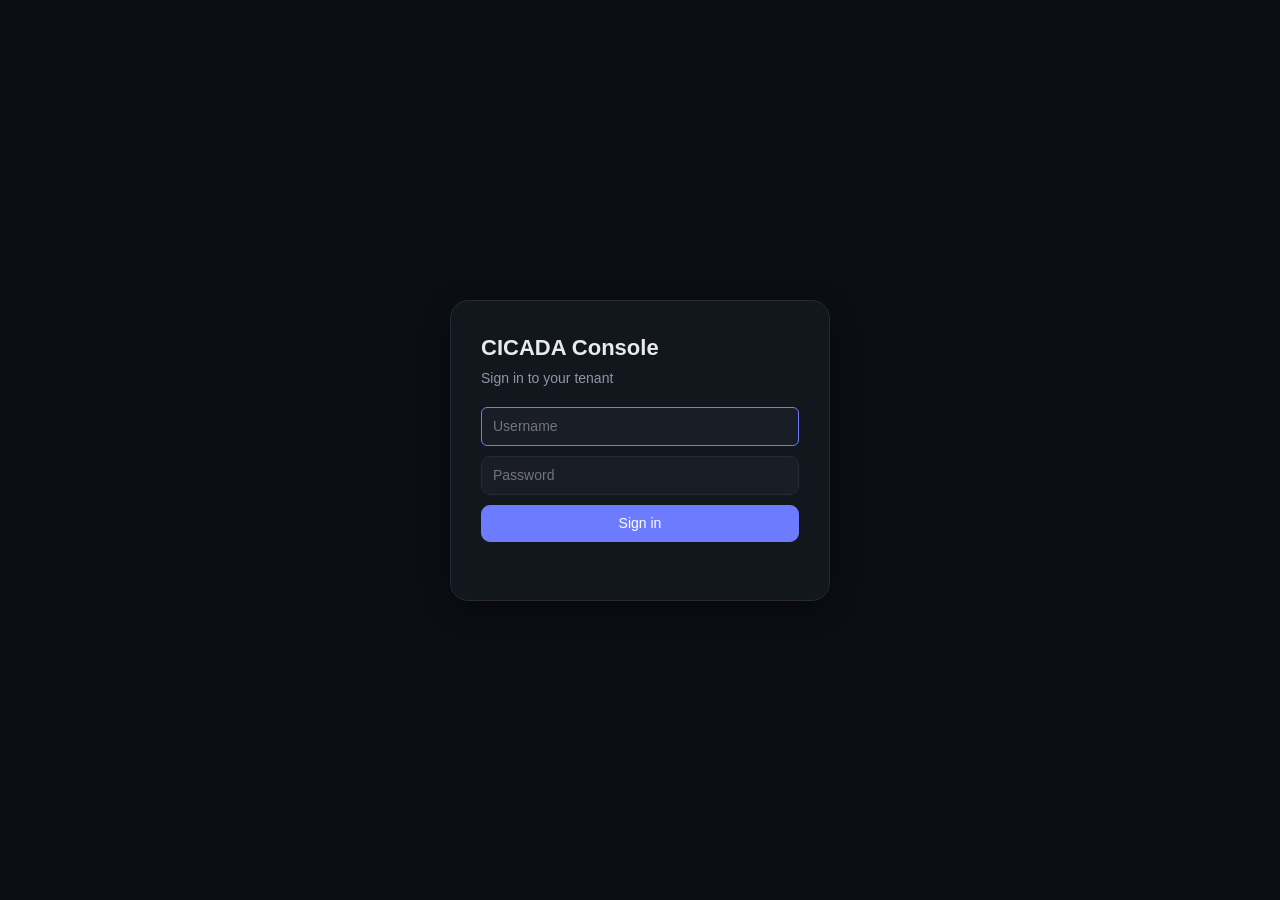
<file: platform/platform/saas/ui/console.html>
<!doctype html><html lang="en" data-theme="dark"><head><meta charset="utf-8"><meta name="viewport" content="width=device-width,initial-scale=1">
<title>CICADA Console</title><link rel="icon" id="fav" href="data:image/svg+xml,%3Csvg xmlns='http://www.w3.org/2000/svg' viewBox='0 0 8 8'%3E%3Ccircle cx='4' cy='4' r='4' fill='%23888'/%3E%3C/svg%3E"><style>
:root{--bg:#0b0e13;--sf:#12161d;--sf2:#181d26;--bd:#242b37;--tx:#e7ebf1;--mu:#8d97a8;--ac:#6d7cff;--ac2:#4b59d6;--ok:#2fd27a;--warn:#f0a62a;--bad:#ff6a5c;--sh:0 8px 30px #0006;--r:12px}
[data-theme=light]{--bg:#f4f6f9;--sf:#fff;--sf2:#f0f2f6;--bd:#e1e5ec;--tx:#141820;--mu:#667085;--ac:#4b59d6;--ac2:#3946b8;--ok:#0f9d58;--warn:#c47f00;--bad:#d92d20;--sh:0 8px 30px #1a233a22}
*{box-sizing:border-box}html,body{height:100%}body{margin:0;background:var(--bg);color:var(--tx);font:14px/1.5 -apple-system,BlinkMacSystemFont,"Segoe UI",Inter,sans-serif;-webkit-font-smoothing:antialiased}
button,input,select,textarea{font:inherit;color:inherit}a{color:var(--ac);text-decoration:none}
:focus-visible{outline:2px solid var(--ac);outline-offset:2px;border-radius:6px}
.btn{background:var(--sf2);border:1px solid var(--bd);padding:7px 13px;border-radius:9px;cursor:pointer;transition:.15s}.btn:hover{border-color:var(--ac)}
.btn.pri{background:var(--ac);border-color:var(--ac);color:#fff}.btn.pri:hover{background:var(--ac2)}.btn.bad{color:var(--bad)}.btn.sm{padding:3px 9px;font-size:12px}.btn[disabled]{opacity:.5;pointer-events:none}
input,select,textarea{background:var(--sf2);border:1px solid var(--bd);border-radius:9px;padding:8px 11px;width:100%}input:focus,select:focus,textarea:focus{border-color:var(--ac);outline:0}
#login{display:none;min-height:100%;place-items:center;padding:20px}#login.on{display:grid}
.lbox{width:100%;max-width:380px;background:var(--sf);border:1px solid var(--bd);border-radius:18px;padding:30px;box-shadow:var(--sh)}.lbox h1{margin:0 0 4px;font-size:22px}.lbox .mu{margin-bottom:18px}.lbox input{margin-bottom:10px}
#app{display:none;height:100%;grid-template-columns:224px 1fr;grid-template-rows:56px 1fr}#app.on{display:grid}
aside{grid-row:1/3;background:var(--sf);border-right:1px solid var(--bd);display:flex;flex-direction:column;padding:14px 10px}
.brand{font-weight:700;font-size:16px;padding:6px 10px 16px;display:flex;align-items:center;gap:9px}.brand i{width:22px;height:22px;border-radius:7px;background:linear-gradient(135deg,var(--ac),#9b6dff)}
nav a{display:flex;align-items:center;gap:10px;padding:9px 11px;border-radius:9px;color:var(--mu);margin-bottom:2px;cursor:pointer}nav a:hover{background:var(--sf2);color:var(--tx)}nav a.on{background:var(--sf2);color:var(--tx);font-weight:600;box-shadow:inset 2px 0 var(--ac)}
nav a .n{margin-left:auto;background:var(--bad);color:#fff;border-radius:99px;font-size:11px;padding:0 7px;min-width:20px;text-align:center}
.side-foot{margin-top:auto;font-size:12px;color:var(--mu);padding:10px}
header{display:flex;align-items:center;gap:10px;padding:0 22px;border-bottom:1px solid var(--bd);background:var(--sf)}header .sp{flex:1}
.kbd{border:1px solid var(--bd);border-radius:6px;padding:0 6px;font-size:11px;color:var(--mu)}.srch{display:flex;gap:10px;align-items:center;min-width:240px;justify-content:space-between;text-align:left}
.live{display:inline-flex;align-items:center;gap:6px;font-size:12px;color:var(--mu)}.live i{width:8px;height:8px;border-radius:50%;background:var(--mu)}.live.on i{background:var(--ok);box-shadow:0 0 0 0 var(--ok);animation:pu 2s infinite}
@keyframes pu{70%{box-shadow:0 0 0 7px #0000}}
main{overflow:auto;padding:24px 26px 60px}.wrap{max-width:1180px;margin:0 auto}
h1.pg{font-size:22px;margin:0 0 4px}.sub{color:var(--mu);margin-bottom:20px}h2{font-size:12px;letter-spacing:.07em;text-transform:uppercase;color:var(--mu);margin:0 0 12px;font-weight:600}
.card{background:var(--sf);border:1px solid var(--bd);border-radius:var(--r);padding:16px 18px;margin-bottom:16px}.grid{display:grid;gap:16px}.g4{grid-template-columns:repeat(auto-fit,minmax(190px,1fr))}.g2{grid-template-columns:repeat(auto-fit,minmax(340px,1fr))}.g3{grid-template-columns:repeat(auto-fit,minmax(300px,1fr))}
.big{font-size:30px;font-weight:700;letter-spacing:-.02em;line-height:1.1}.mu{color:var(--mu)}.sm{font-size:12px}.row{display:flex;align-items:center;gap:10px;padding:10px 0;border-bottom:1px solid var(--bd)}.row:last-child{border:0}.row .sp{flex:1;min-width:0}
.pill{display:inline-flex;align-items:center;gap:6px;border:1px solid var(--bd);border-radius:99px;padding:1px 9px;font-size:12px;white-space:nowrap}.dot{width:9px;height:9px;border-radius:50%;display:inline-block;flex:none}
.EXCELLENT,.GOOD,.ok{--c:var(--ok)}.FAIR,.warn,.medium{--c:var(--warn)}.POOR,.bad,.critical,.high{--c:var(--bad)}.low{--c:var(--mu)}.dot{background:var(--c,var(--mu))}.pill.c{color:var(--c);border-color:var(--c)}
.banner{border-radius:var(--r);padding:20px 24px;margin-bottom:18px;display:flex;align-items:center;gap:16px;border:1px solid var(--c,var(--bd));background:linear-gradient(90deg,color-mix(in srgb,var(--c,var(--ac)) 16%,var(--sf)),var(--sf))}
.banner .t{font-size:20px;font-weight:700}.att{border-left:3px solid var(--c,var(--warn));background:var(--sf2);border-radius:9px;padding:10px 13px;margin-bottom:9px;display:flex;gap:10px;align-items:center;cursor:default}.att .sp{flex:1}
.empty{text-align:center;color:var(--mu);padding:30px 10px}.empty b{display:block;color:var(--tx);margin-bottom:4px}
.bar{height:6px;background:var(--sf2);border-radius:9px;overflow:hidden}.bar i{display:block;height:100%;background:var(--ac)}
table{width:100%;border-collapse:collapse}th{text-align:left;font-size:11px;color:var(--mu);text-transform:uppercase;letter-spacing:.06em;padding:6px 8px;border-bottom:1px solid var(--bd)}td{padding:9px 8px;border-bottom:1px solid var(--bd)}tr:last-child td{border:0}
.tabs{display:flex;gap:4px;margin-bottom:16px}.tabs button{background:0;border:0;padding:6px 13px;border-radius:99px;color:var(--mu);cursor:pointer}.tabs button.on{background:var(--sf2);color:var(--tx);font-weight:600}
.link{cursor:pointer}.link:hover{color:var(--ac)}.feed .row{font-size:13px;padding:7px 0}.feed time{color:var(--mu);font-size:11px;width:54px;flex:none}
.node{cursor:pointer}.node:hover{border-color:var(--ac)}.sp svg{display:block}
.chat{display:flex;flex-direction:column;gap:14px;margin-bottom:14px}.msg{max-width:78%;padding:11px 15px;border-radius:14px}.msg.u{align-self:flex-end;background:var(--ac);color:#fff}.msg.a{align-self:flex-start;background:var(--sf);border:1px solid var(--bd)}
.chips{display:flex;flex-wrap:wrap;gap:7px;margin-top:9px}.chip{background:var(--sf2);border:1px solid var(--bd);border-radius:99px;padding:3px 11px;font-size:12px;cursor:pointer}.chip:hover{border-color:var(--ac)}
.tl{position:relative;padding-left:20px}.tl:before{content:"";position:absolute;left:5px;top:6px;bottom:6px;width:2px;background:var(--bd)}.tl div{position:relative;padding:5px 0}.tl div:before{content:"";position:absolute;left:-19px;top:11px;width:8px;height:8px;border-radius:50%;background:var(--ac)}
.modal{position:fixed;inset:0;background:#0009;display:none;align-items:flex-start;justify-content:center;padding-top:12vh;z-index:50}.modal.on{display:flex}
.pal{width:min(560px,92vw);background:var(--sf);border:1px solid var(--bd);border-radius:16px;box-shadow:var(--sh);overflow:hidden}.pal input{border:0;border-bottom:1px solid var(--bd);border-radius:0;padding:15px 18px;font-size:16px}.pal ul{list-style:none;margin:0;padding:6px;max-height:340px;overflow:auto}
.pal li{padding:9px 12px;border-radius:9px;cursor:pointer;display:flex;gap:10px}.pal li.sel{background:var(--sf2);box-shadow:inset 2px 0 var(--ac)}.pal li .mu{margin-left:auto}
#toasts{position:fixed;right:18px;bottom:18px;display:flex;flex-direction:column;gap:9px;z-index:60;max-width:360px}.toast{background:var(--sf);border:1px solid var(--bd);border-left:4px solid var(--c,var(--ac));border-radius:10px;padding:11px 14px;box-shadow:var(--sh);cursor:pointer;animation:in .25s}@keyframes in{from{transform:translateY(10px);opacity:0}}
.field{margin-bottom:11px}.field label{display:block;font-size:12px;color:var(--mu);margin-bottom:4px}.inl{display:flex;gap:8px;flex-wrap:wrap;align-items:end}.inl>*{flex:1;min-width:110px}.inl .btn{flex:none}
code,.mono{font-family:ui-monospace,SFMono-Regular,Menlo,monospace;font-size:12px}pre.code{background:var(--sf2);border:1px solid var(--bd);border-radius:9px;padding:11px;overflow:auto;position:relative;margin:8px 0}
.skel{background:linear-gradient(90deg,var(--sf2),var(--sf),var(--sf2));background-size:200% 100%;animation:sk 1.2s infinite;border-radius:8px;height:18px;margin:8px 0}@keyframes sk{to{background-position:-200% 0}}
.err{border:1px solid var(--bad);color:var(--bad);border-radius:10px;padding:10px 14px;margin-bottom:14px}
@media(max-width:820px){#app{grid-template-columns:1fr;grid-template-rows:56px 1fr 58px}aside{grid-row:3;flex-direction:row;padding:4px;border:0;border-top:1px solid var(--bd)}.brand,.side-foot{display:none}nav{display:flex;width:100%;justify-content:space-around}nav a{flex-direction:column;gap:0;font-size:11px;padding:6px 8px}nav a.on{box-shadow:none}.srch .kbd{display:none}.srch{min-width:0;flex:1}#toasts{bottom:70px;left:10px;right:10px;max-width:none}nav a{font-size:10px}main{padding:16px}.msg{max-width:92%}}
@media(prefers-reduced-motion:reduce){*{animation:none!important;transition:none!important}}
</style></head><body>
<div id="login" class="on"><form class="lbox" id="lf"><h1>CICADA Console</h1><div class="mu">Sign in to your tenant</div><input id="lu" placeholder="Username" autocomplete="username" aria-label="Username"><input id="lp" type="password" placeholder="Password" autocomplete="current-password" aria-label="Password"><button class="btn pri" style="width:100%" id="lgo">Sign in</button><div id="lerr" class="sm" style="color:var(--bad);margin-top:10px;min-height:18px" role="alert"></div></form></div>
<div id="app"><aside><div class="brand"><i></i>CICADA</div><nav id="nav" aria-label="Main"></nav><div class="side-foot"><div id="who"></div><div style="margin-top:8px"><a href="/tracker">Engineering tracker</a> · <a href="/demo">Proof board</a></div></div></aside>
<header><button class="btn srch" id="srch" aria-label="Open command palette"><span>Search or jump to…</span><span class="kbd">⌘K</span></button><div class="sp"></div><span class="live" id="live" role="status"><i></i><span>connecting</span></span><button class="btn sm" id="theme" aria-label="Toggle light or dark theme">Theme</button><button class="btn sm" id="out">Sign out</button></header>
<main id="main" tabindex="-1"><div class="wrap" id="view"></div></main></div>
<div class="modal" id="pm" role="dialog" aria-modal="true" aria-label="Command palette"><div class="pal"><input id="pi" placeholder="Type a page, node, incident or a question…" autocomplete="off"><ul id="pl"></ul></div></div>
<div id="toasts" aria-live="polite"></div>
<script>
"use strict";
const $=id=>document.getElementById(id);
const h=(t,a,...k)=>{const e=document.createElement(t);for(const x in a||{}){const v=a[x];if(v==null||v===false)continue;if(x=="class")e.className=v;else if(x=="style")e.style.cssText=v;else if(x.startsWith("on"))e.addEventListener(x.slice(2),v);else e.setAttribute(x,v===true?"":v)}for(const c of k.flat(9))if(c!=null&&c!==false)e.append(c.nodeType?c:document.createTextNode(c));return e};
const sess={get:k=>{try{return sessionStorage.getItem(k)}catch(e){return null}},set:(k,v)=>{try{sessionStorage.setItem(k,v)}catch(e){}},del:k=>{try{sessionStorage.removeItem(k)}catch(e){}}};
const loc={get:k=>{try{return localStorage.getItem(k)}catch(e){return null}},set:(k,v)=>{try{localStorage.setItem(k,v)}catch(e){}}};
let T=sess.get("tok"),ME=null,ES=null,S={fleet:null,topo:{},inc:[],rem:[],sum:null,al:null,cols:[],hist:{}},ROUTE="overview",feed=[],hold=0;
const ago=s=>{s=Math.max(0,s);return s<90?Math.round(s)+"s":s<5400?Math.round(s/60)+"m":s<172800?(s/3600).toFixed(1)+"h":Math.round(s/86400)+"d"};
const clock=t=>new Date(t*1000).toLocaleTimeString([],{hour:"2-digit",minute:"2-digit",second:"2-digit"});
const full=t=>new Date(t*1000).toLocaleString();
const LBL={EXCELLENT:"Operational",GOOD:"Operational",FAIR:"Degraded",POOR:"Disrupted"};
const lab=id=>(S.topo[id]&&S.topo[id].label)||id;
const isAdmin=()=>ME&&ME.role=="admin";
async function api(p,method,body){const o={method:method||"GET",headers:{Authorization:"Bearer "+T}};if(body!==undefined){o.body=JSON.stringify(body);o.headers["Content-Type"]="application/json"}
 let r;try{r=await fetch(p,o)}catch(e){throw new Error("Network error - is the service reachable?")}
 if(r.status==401){signout(true);throw new Error("Session expired")}
 const ct=r.headers.get("content-type")||"",j=ct.includes("json")?await r.json().catch(()=>({})):await r.text();
 if(!r.ok)throw new Error(typeof j=="object"&&j.detail?(typeof j.detail=="string"?j.detail:JSON.stringify(j.detail)):"Request failed ("+r.status+")");return j}
function toast(msg,cls,go){const t=h("div",{class:"toast "+(cls||""),role:"status",onclick:()=>{t.remove();go&&go()}},msg);$("toasts").append(t);setTimeout(()=>t.remove(),7000)}
async function act(btn,fn,okmsg){btn.disabled=true;try{await fn();okmsg&&toast(okmsg,"ok");await refresh()}catch(e){toast(e.message,"bad")}finally{btn.disabled=false}}
const pill=(s,txt)=>h("span",{class:"pill c "+s},h("i",{class:"dot "+s}),txt||s.toLowerCase());
const empty=(t,s)=>h("div",{class:"empty"},h("b",{},t),s||"");
const skel=()=>[h("div",{class:"skel",style:"width:40%;height:26px"}),h("div",{class:"skel"}),h("div",{class:"skel",style:"width:80%"})];
async function copy(text,btn){try{await navigator.clipboard.writeText(text);toast("Copied","ok")}catch(e){const t=h("textarea",{style:"position:fixed;opacity:0"},text);document.body.append(t);t.select();document.execCommand("copy");t.remove();toast("Copied","ok")}}

/* ---------- auth ---------- */
$("lf").onsubmit=async e=>{e.preventDefault();$("lerr").textContent="";$("lgo").disabled=true;
 try{const r=await fetch("/api/login",{method:"POST",headers:{"Content-Type":"application/json"},body:JSON.stringify({username:$("lu").value.trim(),password:$("lp").value})});const j=await r.json().catch(()=>({}));
  if(!r.ok)throw new Error(r.status==429?"Too many attempts - wait a minute.":"Wrong username or password.");T=j.token;sess.set("tok",T);$("lp").value="";boot()}catch(x){$("lerr").textContent=x.message}$("lgo").disabled=false};
function signout(expired){if(T)fetch("/api/logout",{method:"POST",headers:{Authorization:"Bearer "+T}}).catch(()=>{});T=null;sess.del("tok");ME=null;ES&&ES.close();ES=null;$("app").classList.remove("on");$("login").classList.add("on");$("lerr").textContent=expired?"Session expired - please sign in again.":"";$("lu").focus()}
$("out").onclick=()=>signout();
/* ---------- theme ---------- */
function theme(t){document.documentElement.dataset.theme=t;loc.set("theme",t)}
theme(loc.get("theme")||(matchMedia("(prefers-color-scheme:light)").matches?"light":"dark"));
$("theme").onclick=()=>theme(document.documentElement.dataset.theme=="dark"?"light":"dark");
/* ---------- data ---------- */
async function refresh(){if(!T)return;
 try{const [fl,tp,inc,sum,al,cols]=await Promise.all([api("/api/fleet"),api("/api/topology"),api("/api/incidents?limit=60"),api("/api/aiops/summary"),api("/api/alerts/summary"),api("/api/collectors")]);
  let rem=[];try{rem=await api("/api/remediation")}catch(e){}
  S.fleet=fl;S.topo=tp;S.inc=inc;S.sum=sum;S.al=al;S.cols=cols;S.rem=Array.isArray(rem)?rem:[];chrome();render()}catch(e){if(T)banner(e.message)}}
function banner(m){const v=$("view");if(!v.firstChild||v.querySelector(".skel"))v.replaceChildren(h("div",{class:"err",role:"alert"},m,h("button",{class:"btn sm",style:"margin-left:10px",onclick:()=>refresh()},"Retry")))}
const pending=()=>S.rem.filter(r=>r.status=="pending_approval");
const openInc=()=>S.inc.filter(i=>i.status=="open");
function chrome(){const o=S.fleet.overall,n=openInc().length;document.title=(n?`(${n}) `:"")+(LBL[o]||o)+" · CICADA";
 const col={EXCELLENT:"%232fd27a",GOOD:"%232fd27a",FAIR:"%23f0a62a",POOR:"%23ff6a5c"}[o]||"%23888";$("fav").href=`data:image/svg+xml,%3Csvg xmlns='http://www.w3.org/2000/svg' viewBox='0 0 8 8'%3E%3Ccircle cx='4' cy='4' r='4' fill='${col}'/%3E%3C/svg%3E`;
 const items=[["overview","◉","Overview",0],["incidents","⚠","Incidents",n],["fleet","▦","Fleet",0],["ask","✦","Ask",0],["ops","⚙","Operations",pending().length],["settings","☰","Settings",0]];
 $("nav").replaceChildren(...items.map(([k,i,t,c])=>h("a",{class:ROUTE==k?"on":"",href:"#/"+k,"aria-current":ROUTE==k?"page":null},h("span",{"aria-hidden":"true"},i),t,c?h("span",{class:"n"},c):null)));
 $("who").textContent=`${ME.username} · ${ME.role} · ${S.fleet.tenant_id} (${S.fleet.region.toUpperCase()})`}
/* ---------- live stream ---------- */
function connect(){ES&&ES.close();ES=new EventSource("/api/stream?token="+encodeURIComponent(T));let deb=0;
 const lv=(on,t)=>{$("live").classList.toggle("on",on);$("live").lastChild.textContent=t};
 ES.onopen=()=>lv(true,"live");ES.onerror=()=>lv(false,"reconnecting");
 const bump=()=>{clearTimeout(deb);deb=setTimeout(()=>refresh(),700)};
 ES.addEventListener("state",e=>{const d=JSON.parse(e.data);note("state",d);if(d.new=="POOR"||d.new=="FAIR"||d.old=="POOR")toast(`${lab(d.node)} is now ${LBL[d.new]||d.new}`,d.new,()=>go("fleet"));bump()});
 ES.addEventListener("incident",e=>{const d=JSON.parse(e.data);note("incident",d);if(d.status=="open"&&d.title)toast(`Incident: ${d.title}`,d.severity||"warn",()=>go("incidents/"+d.id));bump()});
 for(const k of["anomaly","collector","insight","remediation"])ES.addEventListener(k,e=>{note(k,JSON.parse(e.data));bump()});
 ES.addEventListener("bye",()=>signout(true))}
function note(k,d){const t=d.ts||Date.now()/1000;let m="";
 if(k=="state")m=`${lab(d.node)}: ${d.old} → ${d.new}`;else if(k=="incident")m=`Incident ${d.ref||"#"+d.id} ${d.status||""} ${d.title||""}`;
 else if(k=="anomaly")m=d.state=="closed"?`Anomaly cleared on ${d.label||lab(d.node)} (${d.metric})`:`Anomaly on ${d.label||lab(d.node)}: ${d.metric} z=${d.z!=null?(+d.z).toFixed(1):"?"}`;
 else if(k=="collector")m=`Collector ${d.collector_id} ${d.status}`;else if(k=="insight")m=`Forecast for ${d.label}: ${d.metric||""} ${d.text||""}`;else m=k;
 feed.unshift({t,k,m});feed.length=Math.min(feed.length,40);if(ROUTE=="overview")renderFeed()}
/* ---------- router ---------- */
function go(p){location.hash="#/"+p}
addEventListener("hashchange",()=>{ROUTE=(location.hash.slice(2)||"overview");$("main").scrollTop=0;hold=0;if(ME){chrome();render()}});
function render(){const [r,arg]=ROUTE.split("/");const v=$("view");const fn=VIEWS[r]||VIEWS.overview;const sc=$("main").scrollTop;
 if(hold&&v.firstChild)return;
 v.replaceChildren(fn(arg));$("main").scrollTop=sc}
/* ---------- views ---------- */
const VIEWS={};
const kpi=(t,v,s)=>h("div",{class:"card",style:"margin:0"},h("h2",{},t),h("div",{class:"big"},v),h("div",{class:"sm mu",style:"margin-top:4px"},s||""));
const nodeState=id=>{const n=S.fleet.nodes.find(x=>x.node==id);return n?(n.stale?"stale":n.state):"unknown"};
function attention(){const L=[];
 for(const r of pending())L.push(h("div",{class:"att POOR",style:"--c:var(--warn)"},h("div",{class:"sp"},h("b",{},`Approve: ${r.action.replace(/_/g," ")} on ${lab(r.node)}`),h("div",{class:"sm mu"},`risk ${r.risk} · ${Math.round(r.confidence*100)}% confidence · REM-${r.id}`)),
  isAdmin()?[h("button",{class:"btn sm pri",onclick:e=>act(e.target,()=>api(`/api/remediation/${r.id}/approve`,"POST",{}),"Approved")},"Approve"),h("button",{class:"btn sm",onclick:e=>act(e.target,()=>api(`/api/remediation/${r.id}/reject`,"POST",{}),"Rejected")},"Reject")]:null,h("a",{href:"#/incidents/"+r.incident_id},"Details")));
 for(const i of openInc().filter(i=>!i.ack_by))L.push(h("div",{class:"att "+i.severity},h("div",{class:"sp"},h("b",{},i.title),h("div",{class:"sm mu"},`${i.ref} · ${i.severity} · open ${ago(i.duration_s)} · not acknowledged`)),
  isAdmin()?h("button",{class:"btn sm",onclick:e=>act(e.target,()=>api(`/api/incidents/${i.id}/ack`,"PUT"),"Acknowledged")},"Acknowledge"):null,h("a",{href:"#/incidents/"+i.id},"Open")));
 for(const c of S.cols.filter(c=>c.offline))L.push(h("div",{class:"att POOR"},h("div",{class:"sp"},h("b",{},`Collector ${c.collector_id} is offline`),h("div",{class:"sm mu"},`silent for ${ago(c.silent_s)} - data on its nodes is stale`))));
 return L.length?L:[h("div",{class:"sm mu"},"✓ Nothing needs you right now.")]}
function topoSvg(){const T_=S.topo,ids=Object.keys(T_);if(!ids.length)return empty("No topology yet","Nodes appear once the collector reports.");
 const lvl={};const lv=id=>lvl[id]!=null?lvl[id]:(lvl[id]=-1,lvl[id]=Math.max(-1,...(T_[id].depends_on||[]).map(d=>T_[d]?lv(d):-1))+1);ids.forEach(lv);
 const cols={};ids.forEach(i=>(cols[lvl[i]]=cols[lvl[i]]||[]).push(i));const nc=Math.max(...Object.keys(cols).map(Number))+1,mr=Math.max(...Object.values(cols).map(c=>c.length));
 const W=Math.max(520,nc*200),H=Math.max(150,mr*80+40),pos={};for(const c in cols)cols[c].forEach((id,i)=>pos[id]=[60+c*((W-120)/Math.max(1,nc-1||1)),H/(cols[c].length+1)*(i+1)]);
 const ns="http://www.w3.org/2000/svg",sv=document.createElementNS(ns,"svg");sv.setAttribute("viewBox",`0 0 ${W} ${H}`);sv.setAttribute("role","img");sv.setAttribute("aria-label","Dependency map");sv.style.cssText="width:100%;height:auto;max-height:260px";
 const mk=(t,a,tx)=>{const e=document.createElementNS(ns,t);for(const k in a)e.setAttribute(k,a[k]);if(tx!=null)e.textContent=tx;return e};
 sv.append(mk("defs",{}));const d=sv.firstChild;const ar=mk("marker",{id:"ar",viewBox:"0 0 8 8",refX:7,refY:4,markerWidth:7,markerHeight:7,orient:"auto"});ar.append(mk("path",{d:"M0 0L8 4L0 8z",fill:"var(--mu)"}));d.append(ar);
 for(const id of ids)for(const dep of T_[id].depends_on||[])if(pos[dep]){const[a,b]=[pos[dep],pos[id]];sv.append(mk("line",{x1:a[0]+34,y1:a[1],x2:b[0]-36,y2:b[1],stroke:"var(--mu)","stroke-width":1.5,"marker-end":"url(#ar)",opacity:.6}))}
 const CC={EXCELLENT:"var(--ok)",GOOD:"var(--ok)",FAIR:"var(--warn)",POOR:"var(--bad)",stale:"var(--mu)",unknown:"var(--mu)"};
 for(const id of ids){const[x,y]=pos[id],st=nodeState(id),g=mk("g",{style:"cursor:pointer",tabindex:0,role:"link","aria-label":`${lab(id)} ${st}`});g.append(mk("rect",{x:x-34,y:y-20,width:68,height:40,rx:11,fill:"var(--sf2)",stroke:CC[st],"stroke-width":2}),mk("circle",{cx:x-20,cy:y-8,r:4,fill:CC[st]}),mk("text",{x:x,y:y+5,"text-anchor":"middle",fill:"var(--tx)","font-size":12,"font-weight":600},lab(id)));
  g.onclick=()=>go("fleet");g.onkeydown=e=>e.key=="Enter"&&go("fleet");sv.append(g)}
 return sv}
function renderFeed(){const f=$("feed");if(!f)return;f.replaceChildren(...(feed.length?feed.slice(0,12).map(e=>h("div",{class:"row"},h("time",{},clock(e.t)),h("span",{class:"sp"},e.m))):[h("div",{class:"sm mu"},"Waiting for live events…")]))}
VIEWS.overview=()=>{const F=S.fleet,o=F.overall,n=openInc().length,sm=S.sum,inc=sm.incidents||{},al=S.al||{};
 const noData=!F.nodes.length;
 const b=h("div",{class:"banner "+o},h("span",{class:"dot",style:"width:16px;height:16px"}),h("div",{},h("div",{class:"t"},noData?"Waiting for data":LBL[o]||o),h("div",{class:"mu"},noData?"No node has reported yet.":`${F.nodes.length} node${F.nodes.length>1?"s":""} monitored · ${n?n+" open incident"+(n>1?"s":""):"no open incidents"} · ${F.region.toUpperCase()} region`)),h("div",{style:"flex:1"}),noData&&isAdmin()?h("a",{class:"btn pri",href:"#/setup"},"Connect a collector"):null);
 return h("div",{},h("h1",{class:"pg"},"Overview"),h("div",{class:"sub"},"What is happening across your estate, and what needs you."),b,
  h("div",{class:"grid g4",style:"margin-bottom:16px"},kpi("Open incidents",n,`${inc.resolved||0} resolved in the last hour`),kpi("Time to resolve",inc.mttr_s!=null?ago(inc.mttr_s):"-","mean, last hour"),kpi("Detection lag",sm.detect_lag_s&&sm.detect_lag_s.median!=null?ago(sm.detect_lag_s.median):"-","median, fault to alert"),kpi("Noise removed",al.noise_reduction_pct!=null?Math.round(al.noise_reduction_pct)+"%":"-",`${al.folded_repeats||0} repeats folded`)),
  h("div",{class:"grid g2"},h("div",{},h("div",{class:"card"},h("h2",{},"Needs your attention"),...attention()),h("div",{class:"card"},h("h2",{},"Dependency map"),topoSvg())),
   h("div",{},h("div",{class:"card"},h("h2",{},"Live activity"),h("div",{class:"feed",id:"feed"})),h("div",{class:"card"},h("h2",{},"Collectors"),...(S.cols.length?S.cols.map(c=>h("div",{class:"row"},pill(c.offline?"POOR":"GOOD",c.offline?"offline":"online"),h("span",{class:"sp"},c.collector_id),h("span",{class:"sm mu"},`queue ${c.health.queue_depth} · v${c.version}`))):[empty("No collectors")])))),
  setTimeout(renderFeed,0)&&null)};
/* incidents */
let incF="open";const DET={};
VIEWS.incidents=arg=>{if(arg)return incDetail(+arg);
 const L=S.inc.filter(i=>incF=="all"||(incF=="open")==(i.status=="open")&&i.status!="merged");
 return h("div",{},h("h1",{class:"pg"},"Incidents"),h("div",{class:"sub"},"Related alerts are grouped into one incident with a named root cause."),
  h("div",{class:"tabs",role:"tablist"},...["open","resolved","all"].map(k=>h("button",{class:incF==k?"on":"",role:"tab",onclick:()=>{incF=k;render()}},k[0].toUpperCase()+k.slice(1)))),
  h("div",{class:"card"},...(L.length?L.map(i=>h("div",{class:"row link",tabindex:0,onclick:()=>go("incidents/"+i.id),onkeydown:e=>e.key=="Enter"&&go("incidents/"+i.id)},pill(i.severity),h("div",{class:"sp"},h("b",{},i.title),h("div",{class:"sm mu"},`${i.ref} · ${i.kind} · root cause ${i.root_label} · ${Math.round(i.confidence*100)}% confidence`)),h("span",{class:"sm mu"},i.status=="open"?"open "+ago(i.duration_s):"took "+ago(i.duration_s)),pill(i.status=="open"?"warn":"ok",i.status))):[empty(incF=="open"?"All clear":"Nothing here","No incidents in this view.")])))};
function incDetail(id){const box=h("div",{});const draw=v=>{const i=v;const rems=i.remediations||[];box.replaceChildren(
  h("a",{href:"#/incidents",class:"sm"},"← All incidents"),
  h("div",{style:"display:flex;gap:12px;align-items:center;margin:10px 0 4px;flex-wrap:wrap"},h("h1",{class:"pg",style:"margin:0"},i.title),pill(i.severity),pill(i.status=="open"?"warn":"ok",i.status)),
  h("div",{class:"sub"},`${i.ref} · ${i.kind} · opened ${full(i.first_ts)} · ${i.status=="open"?"open for "+ago(i.duration_s):"resolved after "+ago(i.duration_s)}${i.ack_by?" · acknowledged by "+i.ack_by:""}`),
  h("div",{class:"inl",style:"margin-bottom:16px;justify-content:flex-start"},
   isAdmin()&&i.status=="open"&&!i.ack_by?h("button",{class:"btn pri",onclick:e=>act(e.target,()=>api(`/api/incidents/${id}/ack`,"PUT"),"Acknowledged")},"Acknowledge"):null,
   isAdmin()?h("button",{class:"btn",onclick:e=>act(e.target,async()=>{const r=await api("/api/shares","POST",{kind:"incident",incident:id,label:i.ref,ttl_h:168});const u=location.origin+r.path;await copy(u);toast("Read-only link copied (valid 7 days)","ok")})},"Share read-only link"):null,
   h("button",{class:"btn",onclick:async()=>{try{const t=await api(`/api/incidents/${id}/report`);const a=h("a",{href:URL.createObjectURL(new Blob([t],{type:"text/markdown"})),download:`${i.ref}-postmortem.md`});document.body.append(a);a.click();a.remove()}catch(e){toast(e.message,"bad")}}},"Download post-mortem")),
  h("div",{class:"grid g2"},
   h("div",{},h("div",{class:"card"},h("h2",{},"Why - root cause"),h("p",{style:"margin-top:0"},i.summary),((i.explanation||{}).text&&(i.explanation||{}).text.trim()!=(i.summary||"").trim())?h("p",{class:"mu"},i.explanation.text):null,...((i.explanation||{}).factors||[]).map(f=>h("div",{style:"margin:9px 0"},h("div",{class:"sm",style:"display:flex;justify-content:space-between"},h("span",{},f.name),h("span",{class:"mu"},`${Math.round(f.contribution*100)} of ${Math.round(f.weight*100)} pts`)),h("div",{class:"bar"},h("i",{style:`width:${f.weight?f.contribution/f.weight*100:0}%`})),h("div",{class:"sm mu"},f.note)))),
    h("div",{class:"card"},h("h2",{},"Affected nodes"),...i.members.map(m=>h("div",{class:"row"},pill(m.state),h("div",{class:"sp"},h("b",{},m.label)," ",h("span",{class:"mu sm"},m.role)),h("span",{class:"sm mu"},m.recovered?"recovered":(m.signals||[]).map(s=>s.text).join("; ")))))),
   h("div",{},h("div",{class:"card"},h("h2",{},"Fixes"),...(rems.length?rems.map(r=>remCard(r)):[]),...((i.recommendations||[]).filter(rc=>!rems.some(r=>r.action==rc.action&&r.node==rc.node&&["pending_approval","approved","executed","advisory"].includes(r.status))).map(rc=>h("div",{class:"row"},h("div",{class:"sp"},h("b",{},rc.title),h("div",{class:"sm mu"},`${rc.risk} risk · ${rc.reversible?"reversible":"irreversible"} · ${Math.round(rc.confidence*100)}% · ${rc.rationale[0]||""}`)),isAdmin()&&!rc.advisory?h("button",{class:"btn sm pri",onclick:e=>act(e.target,()=>api("/api/remediation/propose","POST",{node:rc.node,action:rc.action,incident_id:id}),"Proposed - awaiting approval")},"Propose"):pill("low","advisory")))),!rems.length&&!(i.recommendations||[]).length?empty("No fixes proposed","Recommendations appear while an incident is open."):null),
    h("div",{class:"card"},h("h2",{},"Timeline"),h("div",{class:"tl"},...i.timeline.map(e=>h("div",{},h("span",{class:"mu sm"},clock(e.ts)+"  "),e.kind.replace(/^remediation_/,"fix ").replace(/_/g," "),e.detail&&(e.detail.label||e.detail.action)?h("span",{class:"mu"}," · "+(e.detail.label||e.detail.action)):null)))))))};
 if(DET[id])draw(DET[id]);else box.replaceChildren(...skel());
 api("/api/incidents/"+id).then(v=>{DET[id]=v;draw(v)}).catch(e=>box.replaceChildren(h("div",{class:"err"},e.message,h("a",{href:"#/incidents",style:"margin-left:10px"},"Back"))));return box}
function remCard(r){const p=r.policy||{},v=r.verdict,at=v&&v.attribution;const st={pending_approval:"warn",approved:"warn",executed:"ok",rolled_back:"low",denied:"bad",expired:"low",rejected:"low",advisory:"low"}[r.status]||"low";
 return h("div",{class:"row",style:"align-items:flex-start;flex-wrap:wrap"},h("div",{class:"sp"},h("b",{},`${r.action.replace(/_/g," ")} on ${lab(r.node)}`)," ",pill(st,r.status.replace(/_/g," ")),
  h("div",{class:"sm mu"},`REM-${r.id} · ${r.risk} risk · blast radius ${r.blast_radius} · ${r.reversible?"reversible":"irreversible"} · policy: ${p.decision} (${p.required_approvals} approval${p.required_approvals==1?"":"s"})`),
  r.predicted?h("div",{class:"sm",style:"margin-top:4px"},`Predicted: ${r.predicted.state}${r.predicted.metrics?" · CPU "+r.predicted.metrics.cpu+"%":""} `,h("span",{class:"mu"},"(estimate)")):null,
  v?h("div",{class:"sm",style:"margin-top:4px"},"Outcome: ",h("b",{},v.verdict||String(v)),at?h("span",{class:"mu"}," · caused by the fix? "+(at.verdict||"").replace(/_/g," ")):null):null),
  isAdmin()?h("div",{class:"inl",style:"flex:none"},r.status=="pending_approval"?[h("button",{class:"btn sm pri",onclick:e=>act(e.target,()=>api(`/api/remediation/${r.id}/approve`,"POST",{}),"Approved")},"Approve"),h("button",{class:"btn sm",onclick:e=>act(e.target,()=>api(`/api/remediation/${r.id}/reject`,"POST",{}),"Rejected")},"Reject")]:null,
   r.status=="executed"&&!r.rolled_back_ts?h("button",{class:"btn sm bad",onclick:e=>act(e.target,()=>api(`/api/remediation/${r.id}/rollback`,"POST",{reason:"rolled back from console"}),"Rollback requested")},"Roll back"):null,
   r.status=="approved"?h("button",{class:"btn sm",onclick:e=>act(e.target,()=>api(`/api/remediation/${r.id}/cancel`,"POST",{}),"Cancelled")},"Cancel"):null):null)}
/* fleet */
VIEWS.fleet=()=>{const box=h("div",{},h("h1",{class:"pg"},"Fleet"),h("div",{class:"sub"},"Every monitored node, with the last 15 minutes of CPU."));const g=h("div",{class:"grid g3"});box.append(g);
 const spark=(pts,c)=>{if(pts.length<2)return h("div",{class:"sm mu"},"collecting…");const mx=Math.max(100,...pts),W=260,H=44,d=pts.map((v,i)=>`${(i/(pts.length-1)*W).toFixed(1)},${(H-v/mx*H).toFixed(1)}`).join(" ");
  const ns="http://www.w3.org/2000/svg",s=document.createElementNS(ns,"svg");s.setAttribute("viewBox",`0 0 ${W} ${H}`);s.setAttribute("preserveAspectRatio","none");s.style.cssText="width:100%;height:44px";const p=document.createElementNS(ns,"polyline");p.setAttribute("points",d);p.setAttribute("fill","none");p.setAttribute("stroke",c);p.setAttribute("stroke-width","2");s.append(p);return s};
 const nodes=[...S.fleet.nodes].sort((a,b)=>lab(a.node).localeCompare(lab(b.node)));
 if(!nodes.length)g.replaceWith(empty("No nodes yet","Connect a collector to start."));
 for(const n of nodes){const st=n.stale?"stale":n.state,m=n.metrics||{},card=h("div",{class:"card node"},h("div",{class:"row",style:"padding-top:0"},h("b",{class:"sp"},lab(n.node)),pill(n.stale?"low":n.state,n.stale?"no recent data":(LBL[n.state]||n.state).toLowerCase())),h("div",{class:"sp"}),
   h("div",{class:"grid",style:"grid-template-columns:repeat(3,1fr);gap:8px;margin:8px 0"},...[["CPU",m.cpu,"%"],["Memory",m.mem,"%"],["Disk",m.disk,"%"],["Latency",m.latency_ms," ms"],["Loss",m.packet_loss,"%"],["Net",m.bandwidth_mbps," Mb/s"]].map(([k,v,u])=>h("div",{},h("div",{class:"sm mu"},k),h("b",{},v!=null?(+v).toFixed(v>=100?0:1)+u:"-")))),
   h("div",{class:"sp",id:"sp-"+n.node},h("div",{class:"skel",style:"height:44px"})),h("div",{class:"sm mu",style:"margin-top:6px"},n.reasons.join("; ")+" · in this state "+ago(n.since_s)));g.append(card);
  api(`/api/nodes/${n.node}/history?minutes=15&limit=120`).then(hs=>{const e=document.getElementById("sp-"+n.node);e&&e.replaceChildren(spark(hs.map(x=>x.cpu).filter(v=>v!=null),({EXCELLENT:"var(--ok)",GOOD:"var(--ok)",FAIR:"var(--warn)",POOR:"var(--bad)"})[st]||"var(--mu)"))}).catch(()=>{})}
 const fc=(S.sum.forecasts||[]);if(fc.length)box.append(h("div",{class:"card"},h("h2",{},"Forecasts"),...fc.map(f=>h("div",{class:"row"},h("span",{class:"sp"},`${f.label}: ${f.metric||""}`),h("span",{class:"mu"},f.text||`reaches limit in ${ago(f.eta_s||0)}`)))));return box};
/* ask */
const CHAT=[];let askBox;
VIEWS.ask=()=>{hold=1;const log=h("div",{class:"chat",role:"log","aria-live":"polite"}),inp=h("input",{placeholder:"Ask about incidents, nodes, fixes, approvals…","aria-label":"Question",autocomplete:"off"}),chips=h("div",{class:"chips"});
 const say=(role,body)=>{log.append(h("div",{class:"msg "+role},body));log.lastChild.scrollIntoView({block:"end"})};
 const send=async q=>{q=(q||inp.value).trim();if(!q)return;inp.value="";CHAT.push({r:"u",q});say("u",q);const w=h("div",{class:"msg a mu"},"Thinking…");log.append(w);
  try{const r=await api("/api/ask","POST",{question:q});w.remove();CHAT.push({r:"a",a:r});answer(r)}catch(e){w.replaceWith(h("div",{class:"msg a err"},e.message))}};
 const answer=r=>{const c=(r.cites||[]).map(x=>h("span",{class:"chip",onclick:()=>go(x.type=="incident"?"incidents/"+x.id:"ops")},x.ref));
  say("a",[h("div",{},r.answer),c.length?h("div",{class:"chips"},c):null,(r.followups||[]).length?h("div",{class:"chips"},...r.followups.map(f=>h("span",{class:"chip",onclick:()=>send(f)},f))):null])};
 CHAT.forEach(m=>m.r=="u"?say("u",m.q):answer(m.a));
 api("/api/ask/examples").then(ex=>{if(!CHAT.length)chips.replaceChildren(...ex.slice(0,8).map(q=>h("span",{class:"chip",onclick:()=>send(q)},q)))}).catch(()=>{});
 const f=h("form",{onsubmit:e=>{e.preventDefault();send()}},h("div",{class:"inl"},inp,h("button",{class:"btn pri"},"Ask")));setTimeout(()=>inp.focus(),0);
 if(askBox){setTimeout(()=>send(askBox),0);askBox=null}
 return h("div",{},h("h1",{class:"pg"},"Ask"),h("div",{class:"sub"},"Plain-English questions, answered from your own incidents, fixes and audit trail - every answer cites its source."),log,h("div",{class:"card"},h("h2",{},"Try asking"),chips),f)};
/* operations */
function box(t,...k){return h("div",{class:"card"},h("h2",{},t),...k)}
VIEWS.ops=()=>{const root=h("div",{},h("h1",{class:"pg"},"Operations"),h("div",{class:"sub"},"How much the platform may do on its own, planned work, and notifications."),...skel());
 Promise.all([api("/api/remediation/config"),api("/api/actuator"),api("/api/maintenance"),api("/api/webhooks").catch(()=>({hooks:[]}))]).then(([cfg,ac,mw,wh])=>{
  const sel=(opts,cur,fn)=>{const s=h("select",{"aria-label":"setting",onchange:e=>fn(e.target.value,e.target)},...opts.map(([v,t])=>h("option",{value:v,selected:v==cur},t)));s.disabled=!isAdmin();return s};
  const put=(patch,el)=>act(el,()=>api("/api/remediation/config","PUT",patch),"Saved");
  const aut=box("Autonomy",h("div",{class:"sm mu",style:"margin-bottom:10px"},"Every action passes a policy gate. 'Off' is the kill switch."),
   h("div",{class:"field"},h("label",{},"Mode"),sel([["off","Off - no proposals"],["suggest","Suggest only"],["assisted","Assisted - an admin approves every action"],["auto_low","Auto for low-risk, reversible actions"]],cfg.autonomy,(v,e)=>put({autonomy:v},e))),
   h("div",{class:"field"},h("label",{},"Where actions run"),sel([["simulation","Simulation (safe)"],["collector","Real - via the collector, human-approved"]],cfg.actuator,(v,e)=>put({actuator:v},e))),
   h("div",{class:"sm mu"},ac.mode=="collector"?(ac.online?"Collector connected · can do: "+(ac.capabilities.join(", ")||"nothing declared"):"Collector not connected - real actions are refused."):"Actions are simulated; nothing real changes."));
  const mrows=mw.filter(w=>w.status!="ended"&&w.status!="cancelled");
  const nodeSel=h("select",{"aria-label":"Node"},h("option",{value:""},"Whole tenant"),...Object.values(S.topo).map(n=>h("option",{value:n.label},n.label))),mins=h("input",{type:"number",value:30,min:1,"aria-label":"Minutes"}),why=h("input",{placeholder:"Reason","aria-label":"Reason"});
  const maint=box("Maintenance windows",h("div",{class:"sm mu",style:"margin-bottom:8px"},"Planned work does not open incidents or page anyone."),
   ...(mrows.length?mrows.map(w=>h("div",{class:"row"},pill(w.status=="active"?"warn":"low",w.status),h("div",{class:"sp"},h("b",{},w.label)," ",h("span",{class:"mu sm"},w.reason||"")),h("span",{class:"sm mu"},clock(w.start_ts)+"-"+clock(w.end_ts)+" · "+w.suppressed+" suppressed"),isAdmin()?h("button",{class:"btn sm",onclick:e=>act(e.target,()=>api("/api/maintenance/"+w.id,"DELETE"),"Window cancelled")},"Cancel"):null)):[h("div",{class:"sm mu"},"None planned.")]),
   isAdmin()?h("div",{class:"inl",style:"margin-top:12px"},nodeSel,mins,why,h("button",{class:"btn pri",onclick:e=>act(e.target,()=>api("/api/maintenance","POST",{node:nodeSel.value,minutes:+mins.value,reason:why.value}),"Window started")},"Start window")):null);
  const hooks=box("Notifications",...(wh.hooks&&wh.hooks.length?wh.hooks.map(k=>h("div",{class:"row"},h("div",{class:"sp"},h("b",{},k.name)," ",h("span",{class:"mu sm"},k.host)),h("span",{class:"sm mu"},(k.events||[]).join(", ")),isAdmin()?h("button",{class:"btn sm",onclick:e=>act(e.target,()=>api(`/api/webhooks/${encodeURIComponent(k.name)}/test`,"POST",{}),"Test sent")},"Send test"):null)):[empty("No webhooks configured","Signed webhooks are defined in contracts/webhooks.yaml.")]));
  const rl=box("All fixes",...(S.rem.length?S.rem.slice(0,12).map(r=>h("div",{class:"row"},h("span",{class:"sp"},`REM-${r.id} · ${r.action.replace(/_/g," ")} on ${lab(r.node)}`),h("span",{class:"sm mu"},r.status.replace(/_/g," ")),h("a",{href:"#/incidents/"+r.incident_id,class:"sm"},"view"))):[h("div",{class:"sm mu"},"No fixes yet.")]));
  root.replaceChildren(h("h1",{class:"pg"},"Operations"),h("div",{class:"sub"},"How much the platform may do on its own, planned work, and notifications."),h("div",{class:"grid g2"},h("div",{},aut,hooks),h("div",{},maint,rl)))}).catch(e=>root.replaceChildren(h("div",{class:"err"},e.message)));return root};
/* settings */
let setTab="people";
VIEWS.settings=()=>{hold=1;const body=h("div",{}),bar=h("div",{class:"tabs",role:"tablist"}),tabs=[["people","People"],["keys","Collector keys"],["share","Share links"],["audit","Audit trail"],["account","My account"]];
 const draw=async()=>{bar.replaceChildren(...tabs.map(([k,t])=>h("button",{class:setTab==k?"on":"",role:"tab","aria-selected":setTab==k,onclick:()=>{setTab=k;draw()}},t)));body.replaceChildren(...skel());
  try{body.replaceChildren(await TAB[setTab]())}catch(e){body.replaceChildren(h("div",{class:"err"},e.message))}};
 TABSW=k=>{setTab=k;draw()};draw();return h("div",{},h("h1",{class:"pg"},"Settings"),h("div",{class:"sub"},"People, keys, sharing and the audit trail."),bar,body)};
let TABSW=null,LASTLINK=null;
const TAB={
 async people(){if(!isAdmin())return empty("Admins only");const us=await api("/api/users");const u=h("input",{placeholder:"username","aria-label":"Username"}),p=h("input",{type:"password",placeholder:"password (12+ chars)","aria-label":"Password"}),r=h("select",{"aria-label":"Role"},h("option",{value:"viewer"},"Viewer"),h("option",{value:"admin"},"Admin"));
  return box("People",...us.map(x=>h("div",{class:"row"},h("span",{class:"sp"},h("b",{},x.username)),pill(x.role=="admin"?"warn":"low",x.role),x.disabled?pill("low","disabled"):(x.username!=ME.username?h("button",{class:"btn sm bad",onclick:e=>{if(confirm("Disable "+x.username+"? They are signed out immediately."))act(e.target,()=>api("/api/users/"+encodeURIComponent(x.username),"DELETE"),"Disabled").then(()=>TABSW("people"))}},"Disable"):null))),
   h("div",{class:"inl",style:"margin-top:14px"},u,p,r,h("button",{class:"btn pri",onclick:e=>act(e.target,()=>api("/api/users","POST",{username:u.value.trim(),password:p.value,role:r.value}),"User created").then(()=>TABSW("people"))},"Add user")))},
 async keys(){if(!isAdmin())return empty("Admins only");const ks=await api("/api/keys"),out=h("div",{});
  return box("Collector keys",h("div",{class:"sm mu",style:"margin-bottom:10px"},"Rotating issues a new key; the old one keeps working for a short grace period so collectors can switch."),...ks.map(k=>h("div",{class:"row"},h("code",{class:"sp"},k.key_id),h("span",{class:"mu sm"},k.label||""),pill(k.status=="active"?"ok":"low",k.status),k.status=="active"&&ks.filter(x=>x.status=="active").length>1?h("button",{class:"btn sm bad",onclick:e=>{if(confirm("Revoke "+k.key_id+"? Collectors using it stop being accepted."))act(e.target,()=>api("/api/keys/"+k.key_id,"DELETE"),"Revoked").then(()=>TABSW("keys"))}},"Revoke"):null)),
   h("div",{style:"margin-top:12px"},h("button",{class:"btn pri",onclick:e=>{if(confirm("Rotate the collector key now?"))act(e.target,async()=>{const r=await api("/api/keys/rotate","POST",{});out.replaceChildren(h("div",{class:"card",style:"border-color:var(--warn)"},h("b",{},"New key - shown once. Copy it now."),h("pre",{class:"code"},r.key||r.api_key||JSON.stringify(r)),h("button",{class:"btn sm",onclick:()=>copy(r.key||r.api_key||"")},"Copy"),h("div",{class:"sm mu",style:"margin-top:6px"},r.note||"")))})}},"Rotate key")),out)},
 async share(){if(!isAdmin())return empty("Admins only");const L=await api("/api/shares"),out=h("div",{}),ll=LASTLINK;LASTLINK=null;if(ll)out.append(h("div",{class:"card",style:"border-color:var(--warn);margin-top:12px"},h("b",{},"Status page link - shown once"),h("pre",{class:"code"},ll.u),h("button",{class:"btn sm",onclick:()=>copy(ll.u)},"Copy"),h("a",{class:"btn sm",href:ll.path,target:"_blank",rel:"noopener",style:"margin-left:6px"},"Open")));const lbl=h("input",{placeholder:"Label, e.g. Customer status page","aria-label":"Label"}),ttl=h("select",{"aria-label":"Valid for"},...[[24,"1 day"],[168,"7 days"],[720,"30 days"],[2160,"90 days"]].map(([v,t])=>h("option",{value:v,selected:v==168},t)));
  return box("Read-only share links",h("div",{class:"sm mu",style:"margin-bottom:10px"},"A status page for people without a login. Shows component health and open incidents only - no metrics, users or identifiers. Expires and can be revoked."),
   ...(L.length?L.map(l=>h("div",{class:"row"},pill(l.status=="active"?"ok":"low",l.status),h("div",{class:"sp"},h("b",{},l.kind=="status"?"Status page":"Incident #"+l.target)," ",h("span",{class:"mu sm"},l.label||"")),h("span",{class:"sm mu"},`${l.views} views · expires ${full(l.expires_ts)}`),l.status=="active"?h("button",{class:"btn sm bad",onclick:e=>act(e.target,()=>api("/api/shares/"+l.id,"DELETE"),"Revoked").then(()=>TABSW("share"))},"Revoke"):null)):[h("div",{class:"sm mu"},"No links yet.")]),
   h("div",{class:"inl",style:"margin-top:14px"},lbl,ttl,h("button",{class:"btn pri",onclick:e=>act(e.target,async()=>{const r=await api("/api/shares","POST",{kind:"status",label:lbl.value,ttl_h:+ttl.value}),u=location.origin+r.path;LASTLINK={u,path:r.path};TABSW("share")},"Link created")},"Create status link")),out)},
 async audit(){const [rows,ver]=await Promise.all([api("/api/audit?limit=60"),api("/api/audit/verify").catch(()=>null)]);
  return box("Audit trail",ver?h("div",{class:"row",style:"padding-top:0"},pill(ver.ok?"ok":"bad",ver.ok?"chain verified":"CHAIN BROKEN"),h("span",{class:"sm mu"},`${ver.rows} entries, each hash-linked to the previous one`)):null,
   h("table",{},h("thead",{},h("tr",{},...["Time","Who","What","Detail"].map(t=>h("th",{},t)))),h("tbody",{},...rows.map(r=>h("tr",{},h("td",{class:"sm mu"},full(r.ts)),h("td",{},r.actor),h("td",{},r.action.replace(/_/g," ")),h("td",{class:"sm mu mono"},JSON.stringify(r.detail).slice(0,90)))))))},
 async account(){const o=h("input",{type:"password",placeholder:"current password","aria-label":"Current password"}),n=h("input",{type:"password",placeholder:"new password (12+ chars)","aria-label":"New password"});
  return box("My account",h("div",{class:"row",style:"padding-top:0"},h("b",{class:"sp"},ME.username),pill("low",ME.role)),h("div",{class:"inl",style:"margin-top:12px"},o,n,h("button",{class:"btn pri",onclick:e=>act(e.target,async()=>{await api("/api/password","POST",{old:o.value,new:n.value});toast("Password changed - sign in again","ok");setTimeout(()=>signout(),900)})},"Change password")),h("div",{class:"sm mu",style:"margin-top:8px"},"Changing it signs out every session."))}};
/* setup wizard */
VIEWS.setup=()=>{hold=1;const c=S.cols[0],st=h("div",{class:"banner",style:"--c:var(--warn)"},h("div",{},h("div",{class:"t"},"Waiting for the first collector…"),h("div",{class:"mu"},"This page checks automatically.")));
 const tid=S.fleet.tenant_id,cid=c?c.collector_id:"<collector id>",short=tid.split("-").pop().toUpperCase();
 const cmd=`TENANT=${tid} \\\nSAAS_URL=${location.origin}/ingest \\\nKEY_${short}=<the key from your SaaS .env> \\\nPSEUDO_KEY=<a secret that stays on your side> \\\npython3 -m collector.main`;
 const poll=async()=>{if(!document.body.contains(st)&&ROUTE!="setup")return;try{await refresh();hold=1}catch(e){}const ok=S.cols.some(x=>!x.offline)&&S.fleet.nodes.length;
  st.replaceChildren(h("div",{},h("div",{class:"t"},ok?"Connected ✓":"Waiting for the first collector…"),h("div",{class:"mu"},ok?`${S.fleet.nodes.length} nodes are reporting. You are done.`:"This page checks automatically.")));st.style.setProperty("--c",ok?"var(--ok)":"var(--warn)");if(!ok&&ROUTE=="setup")setTimeout(poll,4000)};setTimeout(poll,2500);
 const step=(n,t,...k)=>h("div",{class:"card"},h("h2",{},`Step ${n}`),h("b",{},t),...k);
 return h("div",{},h("h1",{class:"pg"},"Connect a collector"),h("div",{class:"sub"},"The collector runs in your network, strips secrets locally, and sends only allow-listed fields."),st,
  step(1,"Get your tenant key",h("p",{class:"mu"},"The operator generates it with ",h("code",{},"python3 tools/ctl.py init"),". Keep it on the collector machine only; it is never shown here. Lost it? Rotate in Settings → Collector keys.")),
  step(2,"Start the collector",h("pre",{class:"code"},cmd),h("button",{class:"btn sm",onclick:()=>copy(cmd)},"Copy"),h("p",{class:"sm mu"},`Your region is ${S.fleet.region.toUpperCase()}; data never leaves it. For an https SaaS, set CA_BUNDLE if you use a private CA.`)),
  step(3,"Watch it connect",h("p",{class:"mu"},"The banner above turns green when data arrives. Then open the "),h("a",{href:"#/overview"},"Overview"),"."))};
/* command palette */
let PI=0,PL=[];
function items(q){q=q.trim().toLowerCase();const A=[];const pg=[["overview","Overview"],["incidents","Incidents"],["fleet","Fleet"],["ask","Ask"],["ops","Operations"],["settings","Settings"],["setup","Connect a collector"]];
 pg.forEach(([k,t])=>A.push({t:"Go to "+t,s:"page",f:()=>go(k)}));Object.entries(S.topo).forEach(([id,n])=>A.push({t:"Node "+n.label,s:nodeState(id).toLowerCase(),f:()=>go("fleet")}));
 S.inc.slice(0,30).forEach(i=>A.push({t:`${i.ref} ${i.title}`,s:i.status,f:()=>go("incidents/"+i.id)}));
 A.push({t:"Open engineering tracker",s:"/tracker",f:()=>{location.href="/tracker"}},{t:"Open proof board",s:"/demo",f:()=>{location.href="/demo"}},{t:"Toggle light / dark",s:"theme",f:()=>$("theme").click()},{t:"Sign out",s:"",f:()=>signout()});
 const r=q?A.filter(a=>a.t.toLowerCase().includes(q)):A.slice(0,9);if(q.length>2)r.push({t:"Ask: "+q,s:"ask the platform",f:()=>{askBox=q;CHAT.length=0;hold=0;go("ask");if(ROUTE=="ask")render()}});return r.slice(0,10)}
function pal(open){$("pm").classList.toggle("on",open);if(open){$("pi").value="";drawP();$("pi").focus()}}
function drawP(){PL=items($("pi").value);PI=Math.min(PI,PL.length-1);$("pl").replaceChildren(...PL.map((a,i)=>h("li",{class:i==PI?"sel":"",onclick:()=>{pal(false);a.f()}},a.t,h("span",{class:"mu sm"},a.s))))}
$("pi").oninput=()=>{PI=0;drawP()};$("srch").onclick=()=>pal(true);$("pm").onclick=e=>{if(e.target==$("pm"))pal(false)};
$("pi").onkeydown=e=>{if(e.key=="ArrowDown"){PI=Math.min(PI+1,PL.length-1);drawP();e.preventDefault()}else if(e.key=="ArrowUp"){PI=Math.max(PI-1,0);drawP();e.preventDefault()}else if(e.key=="Enter"&&PL[PI]){pal(false);PL[PI].f()}else if(e.key=="Escape")pal(false)};
let gk=0;addEventListener("keydown",e=>{if(!ME)return;const typing=/INPUT|TEXTAREA|SELECT/.test((e.target||{}).tagName||"");
 if((e.metaKey||e.ctrlKey)&&e.key.toLowerCase()=="k"){e.preventDefault();pal(!$("pm").classList.contains("on"));return}
 if(typing||e.metaKey||e.ctrlKey||e.altKey)return;if(e.key=="/"){e.preventDefault();pal(true);return}
 if(e.key=="g"){gk=Date.now();return}if(Date.now()-gk<900){const m={o:"overview",i:"incidents",f:"fleet",a:"ask",p:"ops",s:"settings"}[e.key];if(m){gk=0;go(m)}}
 if(e.key=="?")toast("Shortcuts: ⌘K or / search · g then o i f a p s to jump","ok")});
/* boot */
async function boot(){if(!T)return signout();
 try{ME=await api("/api/me");$("login").classList.remove("on");$("app").classList.add("on");ROUTE=location.hash.slice(2)||"overview";$("view").replaceChildren(...skel());await refresh();connect();
  if(!S.fleet.nodes.length&&isAdmin()&&!location.hash)go("setup")}catch(e){if(T)toast(e.message,"bad")}}
setInterval(()=>{if(T&&ME&&!document.hidden)refresh()},20000);document.addEventListener("visibilitychange",()=>{if(!document.hidden&&T&&ME)refresh()});
boot();
</script></body></html>
</file>
